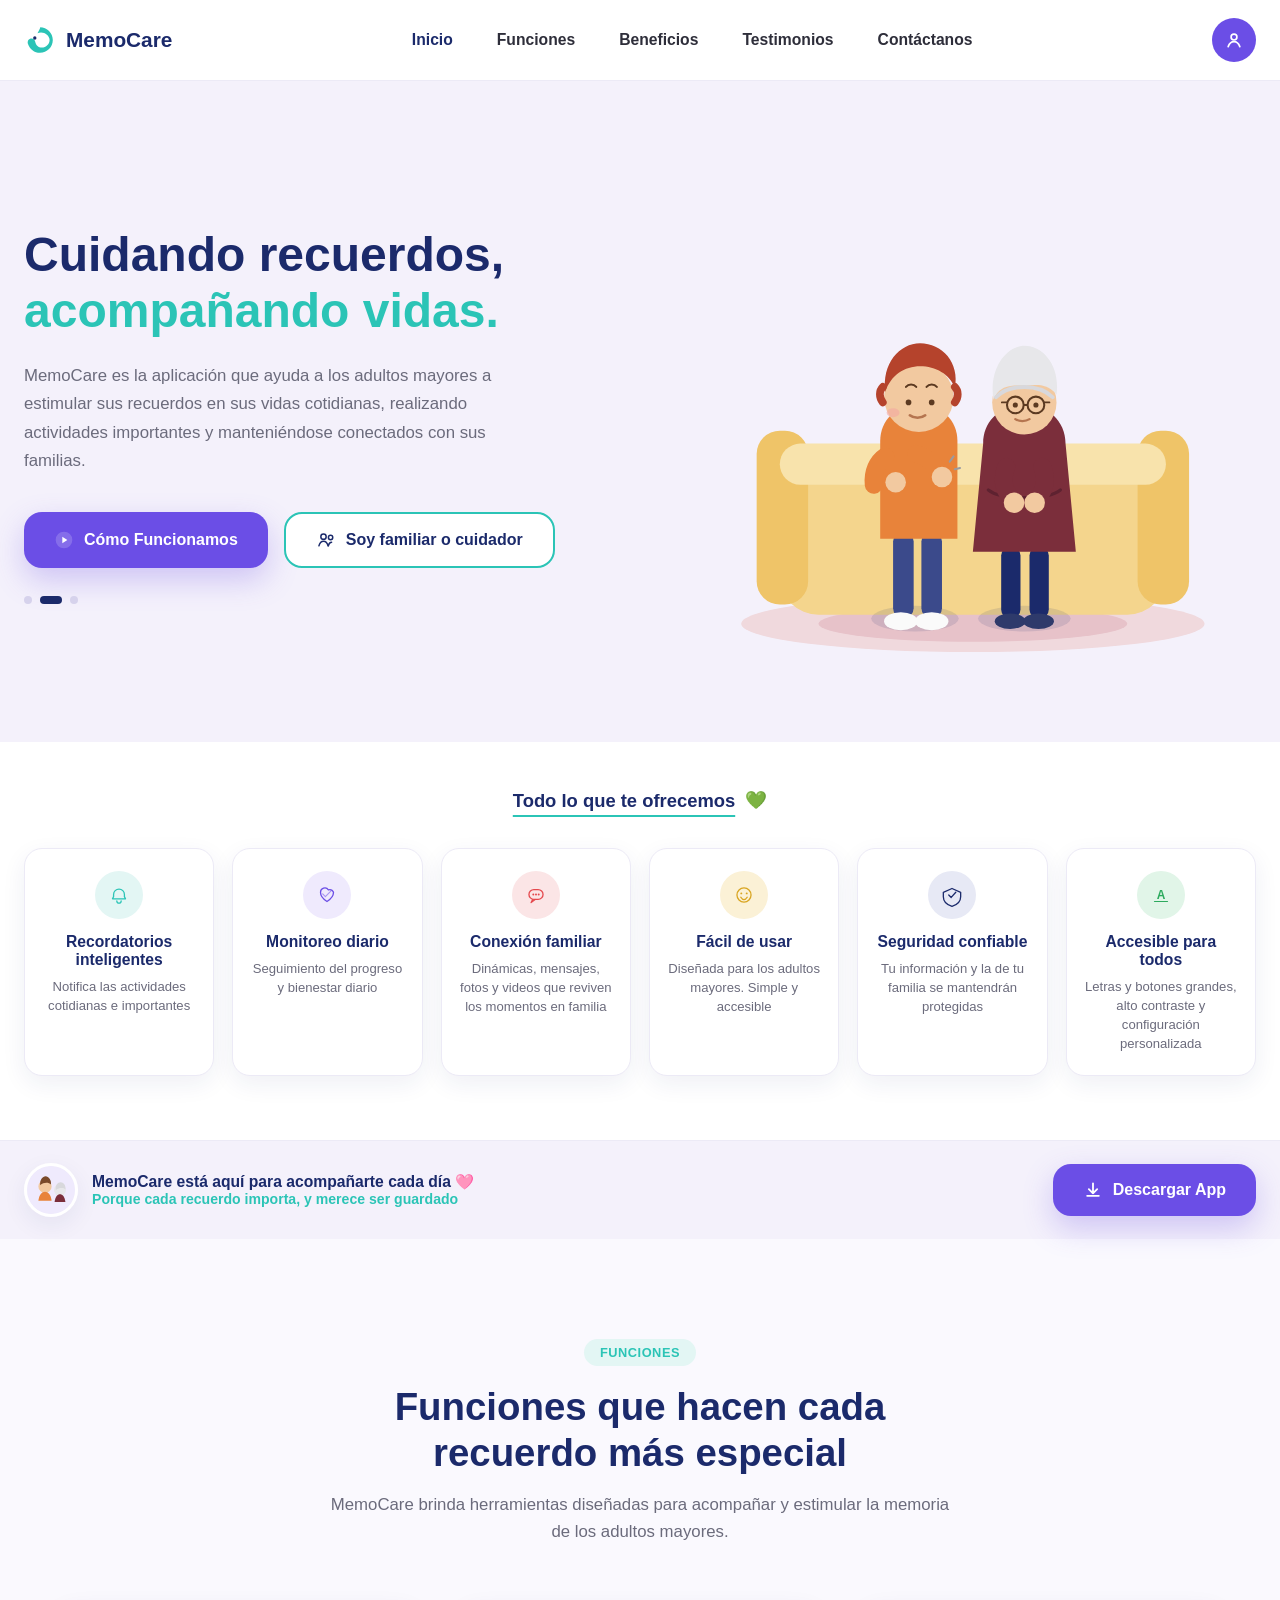
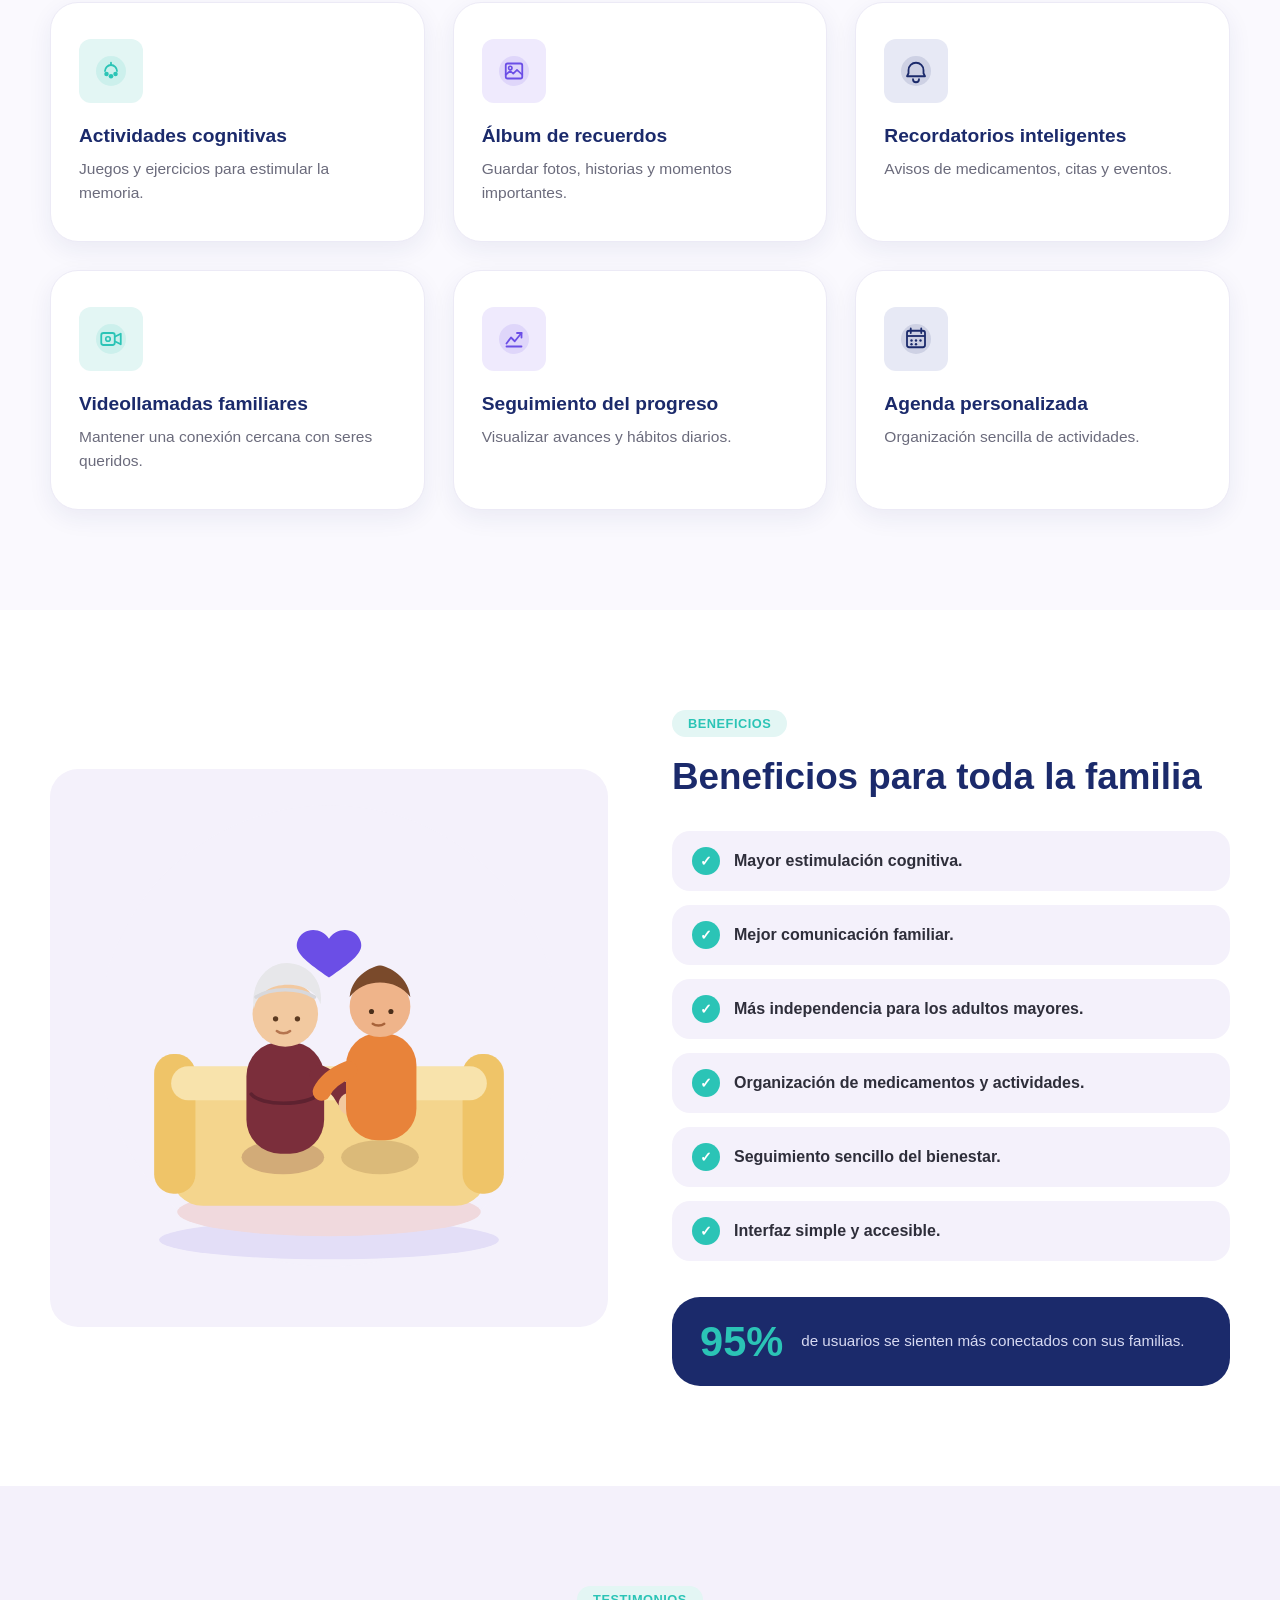
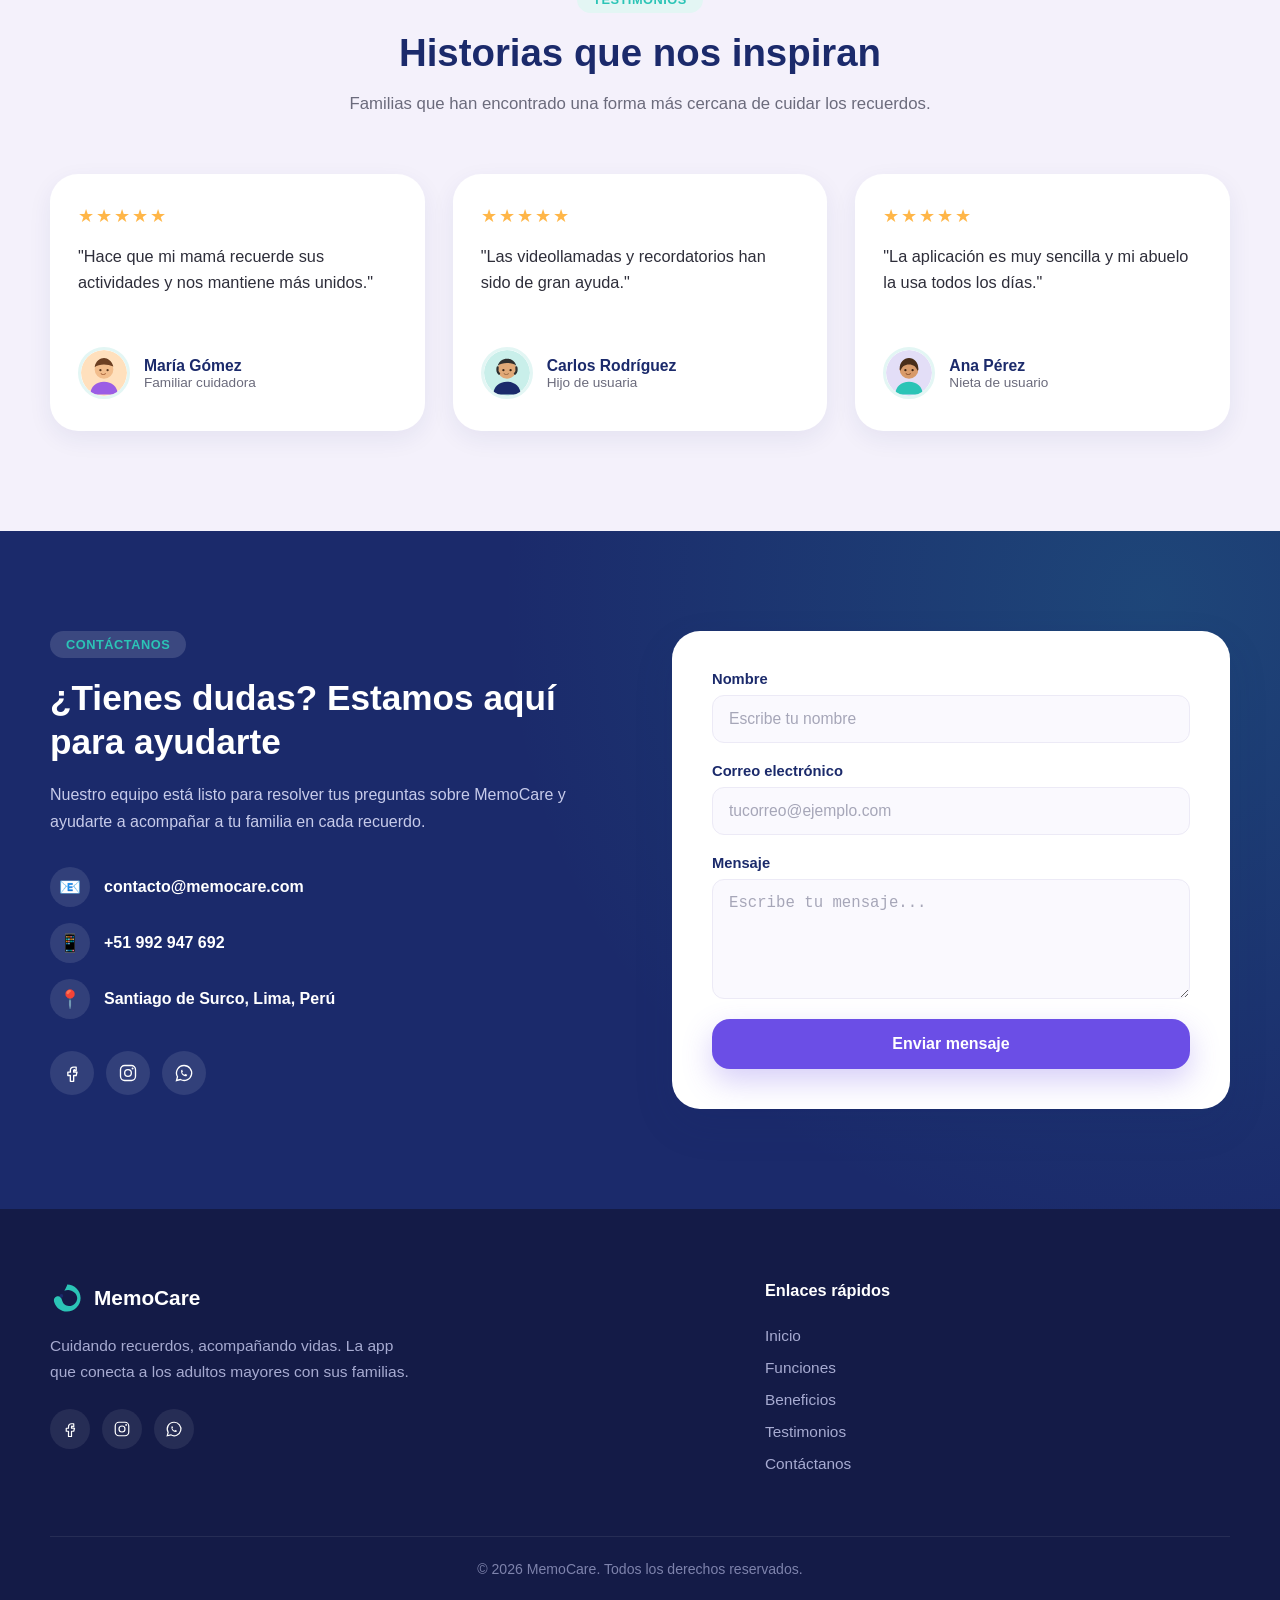
<file: index.html>
<!DOCTYPE html>
<html lang="es">
<head>
<meta charset="UTF-8">
<meta name="viewport" content="width=device-width, initial-scale=1.0">
<title>MemoCare — Cuidando recuerdos, acompañando vidas</title>
<link rel="icon" href="favicon.ico">
<link rel="stylesheet" href="./assets/styles/styles.css">
</head>
<body>

<!-- NAVBAR-->
<header class="navbar">
  <div class="navbar__container">

    <a href="#" class="navbar__marca">
      <svg viewBox="0 0 40 40" aria-hidden="true" class="navbar__logo">
        <path d="M20 4c8.8 0 16 7.2 16 16s-7.2 16-16 16C13 36 7 31.5 5 25c-1.3-4 1-7 4.5-7 2.5 0 4 1.8 4.5 4.2 1 4.5 4 7.3 8.3 7.3 5.3 0 9.7-4.3 9.7-9.5S26.6 10.5 21.3 10.5c-1.6 0-3.1.4-4.4 1.1C18.7 8 21 4 20 4z" fill="var(--color-turquesa)"/>
        <circle cx="13.5" cy="17.5" r="2.1" fill="var(--color-azul-oscuro)"/>
      </svg>
      <span>MemoCare</span>
    </a>

    <nav class="navbar__enlaces" aria-label="Navegación principal">
      <a href="#" class="navbar__enlace navbar__enlace--activo">Inicio</a>
      <a href="#funciones" class="navbar__enlace">Funciones</a>
      <a href="#beneficios" class="navbar__enlace">Beneficios</a>
      <a href="#testimonios" class="navbar__enlace">Testimonios</a>
      <a href="#contacto" class="navbar__enlace">Contáctanos</a>
    </nav>

    <div class="navbar__acciones">
      <button class="navbar__perfil" id="boton-perfil" type="button" aria-haspopup="dialog" aria-controls="modal-auth" aria-label="Iniciar sesión o registrarte">
        <svg viewBox="0 0 24 24" fill="none" aria-hidden="true"><circle cx="12" cy="8.5" r="3.5" stroke="white" stroke-width="2"/><path d="M5 20c1.5-4 4.5-6 7-6s5.5 2 7 6" stroke="white" stroke-width="2" stroke-linecap="round"/></svg>
      </button>
    </div>

    <button class="navbar__hamburguesa" id="boton-menu-movil" aria-label="Abrir menú" aria-expanded="false" aria-controls="menu-movil">
      <span></span><span></span><span></span>
    </button>

  </div>

  <nav class="navbar__enlaces-movil" id="menu-movil" aria-label="Navegación móvil">
    <a href="#" class="navbar__enlace navbar__enlace--activo">Inicio</a>
    <a href="#funciones" class="navbar__enlace">Funciones</a>
    <a href="#beneficios" class="navbar__enlace">Beneficios</a>
    <a href="#testimonios" class="navbar__enlace">Testimonios</a>
    <a href="#contacto" class="navbar__enlace">Contáctanos</a>
  </nav>
</header>


<!--HERO-->
<section class="hero">
  <div class="hero__container">

    <div class="hero__contenido">
      <h1 class="hero__titulo">
        Cuidando recuerdos,<br>
        <span class="hero__titulo-acento">acompañando vidas.</span>
      </h1>

      <p class="hero__texto">
        MemoCare es la aplicación que ayuda a los adultos mayores a estimular sus recuerdos en sus vidas cotidianas, realizando actividades importantes y manteniéndose conectados con sus familias.
      </p>

      <div class="hero__acciones">
        <button class="boton boton--morado">
          <svg viewBox="0 0 24 24" fill="white" aria-hidden="true" class="boton__icono"><circle cx="12" cy="12" r="10" fill="white" opacity="0.18"/><path d="M10 8l6 4-6 4V8z" fill="white"/></svg>
          <a href="#funciones" >Cómo Funcionamos</a>
        </button>
        <button class="boton boton--contorno" id="boton-familiar" type="button" aria-haspopup="dialog" aria-controls="modal-auth">
          <svg viewBox="0 0 24 24" fill="none" aria-hidden="true" class="boton__icono"><circle cx="9" cy="8" r="3.2" stroke="currentColor" stroke-width="1.8"/><path d="M3.5 19c1-3.6 3.3-5.5 5.5-5.5s4.5 1.9 5.5 5.5" stroke="currentColor" stroke-width="1.8" stroke-linecap="round"/><circle cx="17.5" cy="9" r="2.6" stroke="currentColor" stroke-width="1.8"/><path d="M14.8 19c.7-2.7 2.4-4.2 3.9-4.2" stroke="currentColor" stroke-width="1.8" stroke-linecap="round"/></svg>
          Soy familiar o cuidador
        </button>
      </div>

      <div class="hero__indicadores">
        <span class="hero__punto"></span>
        <span class="hero__punto hero__punto--activo"></span>
        <span class="hero__punto"></span>
      </div>
    </div>

    <div class="hero__ilustracion">
      <svg viewBox="0 0 460 420" xmlns="http://www.w3.org/2000/svg" aria-hidden="true" class="hero__svg">
        <ellipse cx="240" cy="372" rx="180" ry="22" fill="#F0D9DD"/>
        <ellipse cx="240" cy="372" rx="120" ry="14" fill="#E7C2C9"/>

        <rect x="90" y="250" width="300" height="115" rx="30" fill="#F4D58D"/>
        <rect x="72" y="222" width="40" height="135" rx="18" fill="#EFC468"/>
        <rect x="368" y="222" width="40" height="135" rx="18" fill="#EFC468"/>
        <rect x="90" y="232" width="300" height="32" rx="16" fill="#F8E3AC"/>

        <g>
          <ellipse cx="195" cy="368" rx="34" ry="10" fill="#1B2A6B" opacity="0.12"/>
          <rect x="178" y="300" width="16" height="68" rx="8" fill="#3B4A8B"/>
          <rect x="200" y="300" width="16" height="68" rx="8" fill="#3B4A8B"/>
          <ellipse cx="184" cy="370" rx="13" ry="7" fill="#FAFAFA"/>
          <ellipse cx="208" cy="370" rx="13" ry="7" fill="#FAFAFA"/>
          <path d="M168 230c0-16 12-28 30-28s30 12 30 28v76h-60v-76z" fill="#E8833A"/>
          <path d="M196 240c8 2 16 8 18 18" stroke="#E8833A" stroke-width="14" stroke-linecap="round"/>
          <circle cx="216" cy="258" r="8" fill="#F2C9A0"/>
          <path d="M172 242c-6 4-10 12-9 22" stroke="#E8833A" stroke-width="14" stroke-linecap="round"/>
          <circle cx="180" cy="262" r="8" fill="#F2C9A0"/>
          <path d="M222 246l3-4M226 252l4-1" stroke="#9A9AA0" stroke-width="1.6" stroke-linecap="round"/>
          <circle cx="198" cy="196" r="27" fill="#F2C9A0"/>
          <path d="M172 192c-3-22 11-38 27-38 17 0 31 15 27 35-4-11-15-17-27-17s-23 7-27 20z" fill="#B5432C"/>
          <path d="M170 200c-3-4-3-9 0-12" stroke="#B5432C" stroke-width="6" stroke-linecap="round" fill="none"/>
          <path d="M226 200c3-4 3-9 0-12" stroke="#B5432C" stroke-width="6" stroke-linecap="round" fill="none"/>
          <circle cx="190" cy="200" r="2.2" fill="#5C3A21"/>
          <circle cx="208" cy="200" r="2.2" fill="#5C3A21"/>
          <path d="M188 188c2-2.5 6-2.5 8 0M204 188c2-2.5 6-2.5 8 0" stroke="#5C3A21" stroke-width="1.6" stroke-linecap="round" fill="none"/>
          <path d="M191 210c3 2.5 9 2.5 12 0" stroke="#B5754F" stroke-width="2" stroke-linecap="round" fill="none"/>
          <ellipse cx="178" cy="208" rx="5" ry="3.5" fill="#F3A8A0" opacity="0.6"/>
        </g>

        <g>
          <ellipse cx="280" cy="368" rx="36" ry="10" fill="#1B2A6B" opacity="0.12"/>
          <rect x="262" y="312" width="15" height="56" rx="7" fill="#1B2A6B"/>
          <rect x="284" y="312" width="15" height="56" rx="7" fill="#1B2A6B"/>
          <ellipse cx="269" cy="370" rx="12" ry="6" fill="#2E3A6B"/>
          <ellipse cx="291" cy="370" rx="12" ry="6" fill="#2E3A6B"/>
          <path d="M248 232c0-18 14-30 32-30s32 12 32 30l8 84h-80l8-84z" fill="#7B2E3B"/>
          <path d="M252 268c10 8 46 8 56 0" stroke="#5E2230" stroke-width="2.5" stroke-linecap="round" fill="none"/>
          <path d="M266 250c-4 10-2 20 6 26" stroke="#7B2E3B" stroke-width="14" stroke-linecap="round"/>
          <path d="M294 250c4 10 2 20-6 26" stroke="#7B2E3B" stroke-width="14" stroke-linecap="round"/>
          <circle cx="272" cy="278" r="8" fill="#F2C9A0"/>
          <circle cx="288" cy="278" r="8" fill="#F2C9A0"/>
          <circle cx="280" cy="200" r="25" fill="#F2C9A0"/>
          <path d="M256 198c-4-24 10-42 24-42 15 0 28 16 25 38-8-10-18-7-24-7-8 0-20-2-25 11z" fill="#E7E7EA"/>
          <path d="M258 196c5-5 13-8 22-8s17 3 22 8" stroke="#D8D8DC" stroke-width="3" stroke-linecap="round" fill="none"/>
          <circle cx="273" cy="202" r="6.5" fill="none" stroke="#5C3A21" stroke-width="1.6"/>
          <circle cx="289" cy="202" r="6.5" fill="none" stroke="#5C3A21" stroke-width="1.6"/>
          <path d="M279.5 202h3" stroke="#5C3A21" stroke-width="1.6"/>
          <path d="M266.5 200h-4M295.5 200h4" stroke="#5C3A21" stroke-width="1.4" stroke-linecap="round"/>
          <circle cx="273" cy="202" r="2" fill="#5C3A21"/>
          <circle cx="289" cy="202" r="2" fill="#5C3A21"/>
          <path d="M273 213c3 2 8 2 11 0" stroke="#B5754F" stroke-width="1.8" stroke-linecap="round" fill="none"/>
        </g>
      </svg>
    </div>

  </div>
</section>

<section class="servicios" id="servicios">
  <div class="servicios__container">

    <div class="servicios__encabezado">
      <h2 class="servicios__titulo">Todo lo que te ofrecemos</h2>
      <span class="servicios__corazon">💚</span>
    </div>

    <div class="servicios__grid">

      <article class="tarjeta-servicio">
        <div class="tarjeta-servicio__icono tarjeta-servicio__icono--turquesa">
          <svg viewBox="0 0 48 48" fill="none" aria-hidden="true">
            <path d="M24 13a10 10 0 0 0-10 10v4l-2 4h24l-2-4v-4a10 10 0 0 0-10-10z" stroke="currentColor" stroke-width="2.4" stroke-linejoin="round"/>
            <path d="M20 35a4 4 0 0 0 8 0" stroke="currentColor" stroke-width="2.4" stroke-linecap="round"/>
          </svg>
        </div>
        <h3 class="tarjeta-servicio__titulo">Recordatorios inteligentes</h3>
        <p class="tarjeta-servicio__texto">Notifica las actividades cotidianas e importantes</p>
      </article>

      <article class="tarjeta-servicio">
        <div class="tarjeta-servicio__icono tarjeta-servicio__icono--morado">
          <svg viewBox="0 0 48 48" fill="none" aria-hidden="true">
            <path d="M24 36s-12-7.5-12-17a8 8 0 0 1 14.6-4.5A8 8 0 0 1 36 19c0 9.5-12 17-12 17z" stroke="currentColor" stroke-width="2.4" stroke-linejoin="round"/>
            <path d="M16 22l5 5 11-11" stroke="currentColor" stroke-width="2" stroke-linecap="round" stroke-linejoin="round" opacity="0.55"/>
          </svg>
        </div>
        <h3 class="tarjeta-servicio__titulo">Monitoreo diario</h3>
        <p class="tarjeta-servicio__texto">Seguimiento del progreso y bienestar diario</p>
      </article>

      <article class="tarjeta-servicio">
        <div class="tarjeta-servicio__icono tarjeta-servicio__icono--rojo">
          <svg viewBox="0 0 48 48" fill="none" aria-hidden="true">
            <rect x="11" y="14" width="26" height="18" rx="9" stroke="currentColor" stroke-width="2.4"/>
            <path d="M18 32l-3 6 8-6" stroke="currentColor" stroke-width="2.4" stroke-linejoin="round"/>
            <circle cx="19" cy="23" r="1.8" fill="currentColor"/>
            <circle cx="24" cy="23" r="1.8" fill="currentColor"/>
            <circle cx="29" cy="23" r="1.8" fill="currentColor"/>
          </svg>
        </div>
        <h3 class="tarjeta-servicio__titulo">Conexión familiar</h3>
        <p class="tarjeta-servicio__texto">Dinámicas, mensajes, fotos y videos que reviven los momentos en familia</p>
      </article>

      <article class="tarjeta-servicio">
        <div class="tarjeta-servicio__icono tarjeta-servicio__icono--amarillo">
          <svg viewBox="0 0 48 48" fill="none" aria-hidden="true">
            <circle cx="24" cy="24" r="13" stroke="currentColor" stroke-width="2.4"/>
            <circle cx="19" cy="21" r="1.8" fill="currentColor"/>
            <circle cx="29" cy="21" r="1.8" fill="currentColor"/>
            <path d="M18 28c2 3 5 4.5 6 4.5s4-1.5 6-4.5" stroke="currentColor" stroke-width="2.2" stroke-linecap="round" fill="none"/>
          </svg>
        </div>
        <h3 class="tarjeta-servicio__titulo">Fácil de usar</h3>
        <p class="tarjeta-servicio__texto">Diseñada para los adultos mayores. Simple y accesible</p>
      </article>

      <article class="tarjeta-servicio">
        <div class="tarjeta-servicio__icono tarjeta-servicio__icono--azul">
          <svg viewBox="0 0 48 48" fill="none" aria-hidden="true">
            <path d="M24 12l16 7v8c0 9-6.6 14.8-16 18-9.4-3.2-16-9-16-18v-8l16-7z" stroke="currentColor" stroke-width="2.4" stroke-linejoin="round"/>
            <path d="M18 24l4.5 4.5L31 19" stroke="currentColor" stroke-width="2.4" stroke-linecap="round" stroke-linejoin="round"/>
          </svg>
        </div>
        <h3 class="tarjeta-servicio__titulo">Seguridad confiable</h3>
        <p class="tarjeta-servicio__texto">Tu información y la de tu familia se mantendrán protegidas</p>
      </article>

      <article class="tarjeta-servicio">
        <div class="tarjeta-servicio__icono tarjeta-servicio__icono--verde">
          <svg viewBox="0 0 48 48" fill="none" aria-hidden="true">
            <text x="24" y="31" font-size="22" font-weight="700" text-anchor="middle" fill="currentColor" font-family="Arial, sans-serif">A</text>
            <path d="M12 36h24" stroke="currentColor" stroke-width="2.2" stroke-linecap="round"/>
          </svg>
        </div>
        <h3 class="tarjeta-servicio__titulo">Accesible para todos</h3>
        <p class="tarjeta-servicio__texto">Letras y botones grandes, alto contraste y configuración personalizada</p>
      </article>

    </div>
  </div>
</section>

<section class="banner-app">
  <div class="banner-app__container">

    <div class="banner-app__mensaje">
      <div class="banner-app__avatar">
        <svg viewBox="0 0 80 80" aria-hidden="true">
          <circle cx="40" cy="40" r="40" fill="var(--color-morado-suave)"/>
          <circle cx="30" cy="34" r="11" fill="#F2C9A0"/>
          <path d="M22 32c-1-9 4-15 9-15s10 6 9 14c-4-4-12-4-18 1z" fill="#7A4A2B"/>
          <path d="M19 58c1-10 6-15 11-15s10 5 11 15" fill="#E8833A"/>
          <circle cx="55" cy="40" r="10" fill="#E7E7EA"/>
          <path d="M48 40c-1-8 3-13 8-13s9 5 8 12c-3-3-10-3-16 1z" fill="#D8D8DC"/>
          <path d="M46 60c1-9 5-13 9-13s8 4 9 13" fill="#7B2E3B"/>
        </svg>
      </div>
      <div class="banner-app__texto">
        <p class="banner-app__titulo">MemoCare está aquí para acompañarte cada día <span class="banner-app__corazon">🩷</span></p>
        <p class="banner-app__subtitulo">Porque cada recuerdo importa, y merece ser guardado</p>
      </div>
    </div>

    <button class="boton boton--morado banner-app__boton">
      <svg viewBox="0 0 24 24" fill="none" aria-hidden="true" class="boton__icono"><path d="M12 4v12m0 0l-5-5m5 5l5-5" stroke="white" stroke-width="2.2" stroke-linecap="round" stroke-linejoin="round"/><path d="M5 19h14" stroke="white" stroke-width="2.2" stroke-linecap="round"/></svg>
      Descargar App
    </button>

  </div>
</section>

<section class="funciones" id="funciones">
  <div class="funciones__container">
    <div class="funciones__encabezado">
      <span class="etiqueta">Funciones</span>
      <h2 class="funciones__titulo">Funciones que hacen cada recuerdo más especial</h2>
      <p class="funciones__subtitulo">MemoCare brinda herramientas diseñadas para acompañar y estimular la memoria de los adultos mayores.</p>
    </div>

    <div class="funciones__grid">

      <article class="tarjeta-funcion">
        <div class="tarjeta-funcion__icono tarjeta-funcion__icono--turquesa">
          <svg viewBox="0 0 48 48" fill="none" xmlns="http://www.w3.org/2000/svg" aria-hidden="true">
            <circle cx="24" cy="24" r="20" fill="currentColor" opacity="0.12"/>
            <path d="M16 24c0-4.4 3.6-8 8-8s8 3.6 8 8" stroke="currentColor" stroke-width="2.4" stroke-linecap="round"/>
            <circle cx="18" cy="28" r="3" fill="currentColor"/>
            <circle cx="24" cy="31" r="3" fill="currentColor"/>
            <circle cx="30" cy="28" r="3" fill="currentColor"/>
            <path d="M24 16v-3" stroke="currentColor" stroke-width="2.4" stroke-linecap="round"/>
          </svg>
        </div>
        <h3 class="tarjeta-funcion__titulo">Actividades cognitivas</h3>
        <p class="tarjeta-funcion__texto">Juegos y ejercicios para estimular la memoria.</p>
      </article>

      <article class="tarjeta-funcion">
        <div class="tarjeta-funcion__icono tarjeta-funcion__icono--morado">
          <svg viewBox="0 0 48 48" fill="none" xmlns="http://www.w3.org/2000/svg" aria-hidden="true">
            <circle cx="24" cy="24" r="20" fill="currentColor" opacity="0.12"/>
            <rect x="13" y="14" width="22" height="20" rx="2.5" stroke="currentColor" stroke-width="2.4"/>
            <circle cx="19" cy="20" r="2.3" stroke="currentColor" stroke-width="2.2"/>
            <path d="M13 29l6-5 4 3.5 5-5 7 6.5" stroke="currentColor" stroke-width="2.2" stroke-linejoin="round" stroke-linecap="round"/>
          </svg>
        </div>
        <h3 class="tarjeta-funcion__titulo">Álbum de recuerdos</h3>
        <p class="tarjeta-funcion__texto">Guardar fotos, historias y momentos importantes.</p>
      </article>

      <article class="tarjeta-funcion">
        <div class="tarjeta-funcion__icono tarjeta-funcion__icono--azul">
          <svg viewBox="0 0 48 48" fill="none" xmlns="http://www.w3.org/2000/svg" aria-hidden="true">
            <circle cx="24" cy="24" r="20" fill="currentColor" opacity="0.12"/>
            <path d="M24 13a10 10 0 0 0-10 10v4l-2 4h24l-2-4v-4a10 10 0 0 0-10-10z" stroke="currentColor" stroke-width="2.4" stroke-linejoin="round"/>
            <path d="M20 35a4 4 0 0 0 8 0" stroke="currentColor" stroke-width="2.4" stroke-linecap="round"/>
          </svg>
        </div>
        <h3 class="tarjeta-funcion__titulo">Recordatorios inteligentes</h3>
        <p class="tarjeta-funcion__texto">Avisos de medicamentos, citas y eventos.</p>
      </article>

      <article class="tarjeta-funcion">
        <div class="tarjeta-funcion__icono tarjeta-funcion__icono--turquesa">
          <svg viewBox="0 0 48 48" fill="none" xmlns="http://www.w3.org/2000/svg" aria-hidden="true">
            <circle cx="24" cy="24" r="20" fill="currentColor" opacity="0.12"/>
            <rect x="11" y="16" width="18" height="16" rx="3" stroke="currentColor" stroke-width="2.4"/>
            <path d="M29 21l8-4v14l-8-4" stroke="currentColor" stroke-width="2.4" stroke-linejoin="round"/>
            <circle cx="20" cy="24" r="3" stroke="currentColor" stroke-width="2.2"/>
          </svg>
        </div>
        <h3 class="tarjeta-funcion__titulo">Videollamadas familiares</h3>
        <p class="tarjeta-funcion__texto">Mantener una conexión cercana con seres queridos.</p>
      </article>

      <article class="tarjeta-funcion">
        <div class="tarjeta-funcion__icono tarjeta-funcion__icono--morado">
          <svg viewBox="0 0 48 48" fill="none" xmlns="http://www.w3.org/2000/svg" aria-hidden="true">
            <circle cx="24" cy="24" r="20" fill="currentColor" opacity="0.12"/>
            <path d="M14 30l6-8 5 5 9-11" stroke="currentColor" stroke-width="2.4" stroke-linecap="round" stroke-linejoin="round"/>
            <path d="M28 16h6v6" stroke="currentColor" stroke-width="2.4" stroke-linecap="round" stroke-linejoin="round"/>
            <path d="M14 34h20" stroke="currentColor" stroke-width="2.4" stroke-linecap="round"/>
          </svg>
        </div>
        <h3 class="tarjeta-funcion__titulo">Seguimiento del progreso</h3>
        <p class="tarjeta-funcion__texto">Visualizar avances y hábitos diarios.</p>
      </article>

      <article class="tarjeta-funcion">
        <div class="tarjeta-funcion__icono tarjeta-funcion__icono--azul">
          <svg viewBox="0 0 48 48" fill="none" xmlns="http://www.w3.org/2000/svg" aria-hidden="true">
            <circle cx="24" cy="24" r="20" fill="currentColor" opacity="0.12"/>
            <rect x="12" y="13" width="24" height="22" rx="3" stroke="currentColor" stroke-width="2.4"/>
            <path d="M12 20h24" stroke="currentColor" stroke-width="2.4"/>
            <path d="M17 10v6M31 10v6" stroke="currentColor" stroke-width="2.4" stroke-linecap="round"/>
            <circle cx="18" cy="26" r="1.6" fill="currentColor"/>
            <circle cx="24" cy="26" r="1.6" fill="currentColor"/>
            <circle cx="30" cy="26" r="1.6" fill="currentColor"/>
            <circle cx="18" cy="31" r="1.6" fill="currentColor"/>
            <circle cx="24" cy="31" r="1.6" fill="currentColor"/>
          </svg>
        </div>
        <h3 class="tarjeta-funcion__titulo">Agenda personalizada</h3>
        <p class="tarjeta-funcion__texto">Organización sencilla de actividades.</p>
      </article>

    </div>
  </div>
</section>


<section class="beneficios" id="beneficios">
  <div class="beneficios__container">

    <div class="beneficios__ilustracion">
      <svg viewBox="0 0 420 420" xmlns="http://www.w3.org/2000/svg" aria-hidden="true" class="beneficios__svg">
        <circle cx="210" cy="200" r="190" fill="var(--color-fondo-suave)"/>
        <ellipse cx="210" cy="368" rx="140" ry="16" fill="#E3DEF7"/>

    
        <ellipse cx="210" cy="345" rx="125" ry="20" fill="#F0D9DD"/>

    
        <rect x="80" y="240" width="260" height="100" rx="26" fill="#F4D58D"/>
        <rect x="66" y="215" width="34" height="115" rx="16" fill="#EFC468"/>
        <rect x="320" y="215" width="34" height="115" rx="16" fill="#EFC468"/>
        <rect x="80" y="225" width="260" height="28" rx="14" fill="#F8E3AC"/>

       
        <g>
          <ellipse cx="172" cy="300" rx="34" ry="14" fill="#6B2E3A" opacity="0.25"/>
          <rect x="148" y="225" width="20" height="56" rx="10" fill="#F2C9A0"/>
          <rect x="184" y="225" width="20" height="56" rx="10" fill="#F2C9A0"/>
          <rect x="142" y="205" width="64" height="92" rx="28" fill="#7B2E3B"/>
          <path d="M146 248c8 10 44 10 56 0" stroke="#5E2230" stroke-width="3" stroke-linecap="round" fill="none"/>
          <circle cx="174" cy="182" r="27" fill="#F2C9A0"/>
          <path d="M148 178c-3-22 11-38 27-38 17 0 31 14 28 34-3-10-14-16-27-16-14 0-25 7-28 20z" fill="#E7E7EA"/>
          <path d="M150 168c6-4 14-6 24-6s18 2 24 6" stroke="#D8D8DC" stroke-width="3" stroke-linecap="round" fill="none"/>
          <circle cx="166" cy="186" r="2.2" fill="#5C3A21"/>
          <circle cx="184" cy="186" r="2.2" fill="#5C3A21"/>
          <path d="M167 196c3 2.5 8 2.5 11 0" stroke="#B5754F" stroke-width="2" stroke-linecap="round" fill="none"/>
          
          <path d="M202 232c10 4 18 12 22 20" stroke="#7B2E3B" stroke-width="16" stroke-linecap="round"/>
          <circle cx="227" cy="256" r="9" fill="#F2C9A0"/>
        </g>

    
        <g>
          <ellipse cx="252" cy="300" rx="32" ry="14" fill="#7A4A2B" opacity="0.2"/>
          <rect x="232" y="222" width="18" height="54" rx="9" fill="#EFB48A"/>
          <rect x="262" y="222" width="18" height="54" rx="9" fill="#EFB48A"/>
          <rect x="224" y="198" width="58" height="88" rx="26" fill="#E8833A"/>
          <circle cx="252" cy="176" r="25" fill="#EFB48A"/>
          <path d="M227 168c2-20 22-26 25-26s23 6 25 26c-6-8-15-12-25-12s-19 4-25 12z" fill="#7A4A2B"/>
          <circle cx="245" cy="180" r="2.1" fill="#4A2E1A"/>
          <circle cx="261" cy="180" r="2.1" fill="#4A2E1A"/>
          <path d="M246 190c2.5 2 7 2 9.5 0" stroke="#A8633A" stroke-width="2" stroke-linecap="round" fill="none"/>
        
          <path d="M226 228c-10 4-18 10-22 18" stroke="#E8833A" stroke-width="15" stroke-linecap="round"/>
        </g>

   
        <path d="M210 120c-6-10-22-10-26 2-3 9 6 16 26 30 20-14 29-21 26-30-4-12-20-12-26-2z" fill="var(--color-morado)"/>
      </svg>
    </div>

    <div class="beneficios__contenido">
      <span class="etiqueta">Beneficios</span>
      <h2 class="beneficios__titulo">Beneficios para toda la familia</h2>

      <ul class="beneficios__lista">
        <li class="beneficio-item">
          <span class="beneficio-item__check">✓</span>
          <span class="beneficio-item__texto">Mayor estimulación cognitiva.</span>
        </li>
        <li class="beneficio-item">
          <span class="beneficio-item__check">✓</span>
          <span class="beneficio-item__texto">Mejor comunicación familiar.</span>
        </li>
        <li class="beneficio-item">
          <span class="beneficio-item__check">✓</span>
          <span class="beneficio-item__texto">Más independencia para los adultos mayores.</span>
        </li>
        <li class="beneficio-item">
          <span class="beneficio-item__check">✓</span>
          <span class="beneficio-item__texto">Organización de medicamentos y actividades.</span>
        </li>
        <li class="beneficio-item">
          <span class="beneficio-item__check">✓</span>
          <span class="beneficio-item__texto">Seguimiento sencillo del bienestar.</span>
        </li>
        <li class="beneficio-item">
          <span class="beneficio-item__check">✓</span>
          <span class="beneficio-item__texto">Interfaz simple y accesible.</span>
        </li>
      </ul>

      <div class="beneficios__estadistica">
        <span class="beneficios__estadistica-numero">95%</span>
        <span class="beneficios__estadistica-texto">de usuarios se sienten más conectados con sus familias.</span>
      </div>
    </div>

  </div>
</section>


<section class="testimonios" id="testimonios">
  <div class="testimonios__container">
    <div class="testimonios__encabezado">
      <span class="etiqueta">Testimonios</span>
      <h2 class="testimonios__titulo">Historias que nos inspiran</h2>
      <p class="testimonios__subtitulo">Familias que han encontrado una forma más cercana de cuidar los recuerdos.</p>
    </div>

    <div class="testimonios__grid">

      <article class="tarjeta-testimonio">
        <div class="tarjeta-testimonio__estrellas" aria-label="Calificación 5 de 5 estrellas">★★★★★</div>
        <p class="tarjeta-testimonio__comentario">"Hace que mi mamá recuerde sus actividades y nos mantiene más unidos."</p>
        <div class="tarjeta-testimonio__autor">
          <div class="tarjeta-testimonio__avatar tarjeta-testimonio__avatar--1">
            <svg viewBox="0 0 64 64" aria-hidden="true">
              <circle cx="32" cy="32" r="32" fill="#FFE0BD"/>
              <path d="M32 44c11 0 19 7 19 18H13c0-11 8-18 19-18z" fill="#9B5DE5"/>
              <circle cx="32" cy="27" r="13" fill="#F2BD8C"/>
              <path d="M19 24c1-9 8-13 13-13s11 4 13 12c-4-2-9-3-13-3-5 0-10 1-13 4z" fill="#6B3F22"/>
              <circle cx="27" cy="28" r="1.6" fill="#5C3A21"/>
              <circle cx="37" cy="28" r="1.6" fill="#5C3A21"/>
              <path d="M28 33c1.5 1.5 4.5 1.5 6 0" stroke="#A8633A" stroke-width="1.4" stroke-linecap="round" fill="none"/>
            </svg>
          </div>
          <div>
            <p class="tarjeta-testimonio__nombre">María Gómez</p>
            <p class="tarjeta-testimonio__rol">Familiar cuidadora</p>
          </div>
        </div>
      </article>

      <article class="tarjeta-testimonio">
        <div class="tarjeta-testimonio__estrellas" aria-label="Calificación 5 de 5 estrellas">★★★★★</div>
        <p class="tarjeta-testimonio__comentario">"Las videollamadas y recordatorios han sido de gran ayuda."</p>
        <div class="tarjeta-testimonio__autor">
          <div class="tarjeta-testimonio__avatar tarjeta-testimonio__avatar--2">
            <svg viewBox="0 0 64 64" aria-hidden="true">
              <circle cx="32" cy="32" r="32" fill="#C9EFEA"/>
              <path d="M32 44c11 0 19 7 19 18H13c0-11 8-18 19-18z" fill="#1B2A6B"/>
              <circle cx="32" cy="27" r="13" fill="#E0A877"/>
              <path d="M19 22c2-7 7-10 13-10s11 3 13 10c-3-3-8-4-13-4s-10 1-13 4z" fill="#2E2E2E"/>
              <path d="M19 24c-1 4 0 7 2 9" stroke="#2E2E2E" stroke-width="3" stroke-linecap="round" fill="none"/>
              <path d="M45 24c1 4 0 7-2 9" stroke="#2E2E2E" stroke-width="3" stroke-linecap="round" fill="none"/>
              <circle cx="27" cy="28" r="1.6" fill="#3A2415"/>
              <circle cx="37" cy="28" r="1.6" fill="#3A2415"/>
              <path d="M28 33c1.5 1.5 4.5 1.5 6 0" stroke="#9C6B45" stroke-width="1.4" stroke-linecap="round" fill="none"/>
            </svg>
          </div>
          <div>
            <p class="tarjeta-testimonio__nombre">Carlos Rodríguez</p>
            <p class="tarjeta-testimonio__rol">Hijo de usuaria</p>
          </div>
        </div>
      </article>

      <article class="tarjeta-testimonio">
        <div class="tarjeta-testimonio__estrellas" aria-label="Calificación 5 de 5 estrellas">★★★★★</div>
        <p class="tarjeta-testimonio__comentario">"La aplicación es muy sencilla y mi abuelo la usa todos los días."</p>
        <div class="tarjeta-testimonio__autor">
          <div class="tarjeta-testimonio__avatar tarjeta-testimonio__avatar--3">
            <svg viewBox="0 0 64 64" aria-hidden="true">
              <circle cx="32" cy="32" r="32" fill="#E3DEF7"/>
              <path d="M32 44c11 0 19 7 19 18H13c0-11 8-18 19-18z" fill="#2BC4B6"/>
              <circle cx="32" cy="27" r="13" fill="#D89A6A"/>
              <path d="M19 26c0-9 6-15 13-15s13 6 13 15c0 2-1 3-1 3-2-6-6-9-12-9s-10 3-12 9c0 0-1-1-1-3z" fill="#4A2E1A"/>
              <circle cx="27" cy="28" r="1.6" fill="#3A2110"/>
              <circle cx="37" cy="28" r="1.6" fill="#3A2110"/>
              <path d="M28 33c1.5 1.5 4.5 1.5 6 0" stroke="#8A4F2C" stroke-width="1.4" stroke-linecap="round" fill="none"/>
            </svg>
          </div>
          <div>
            <p class="tarjeta-testimonio__nombre">Ana Pérez</p>
            <p class="tarjeta-testimonio__rol">Nieta de usuario</p>
          </div>
        </div>
      </article>

    </div>
  </div>
</section>


<section class="contacto" id="contacto">
  <div class="contacto__container">

    <div class="contacto__info">
      <span class="etiqueta etiqueta--clara">Contáctanos</span>
      <h2 class="contacto__titulo">¿Tienes dudas? Estamos aquí para ayudarte</h2>
      <p class="contacto__texto">Nuestro equipo está listo para resolver tus preguntas sobre MemoCare y ayudarte a acompañar a tu familia en cada recuerdo.</p>

      <ul class="contacto__datos">
        <li class="contacto__dato">
          <span class="contacto__dato-icono">📧</span>
          <span>contacto@memocare.com</span>
        </li>
        <li class="contacto__dato">
          <span class="contacto__dato-icono">📱</span>
          <span>+51 992 947 692</span>
        </li>
        <li class="contacto__dato">
          <span class="contacto__dato-icono">📍</span>
          <span>Santiago de Surco, Lima, Perú</span>
        </li>
      </ul>

      <div class="contacto__redes">
        <a href="#" class="contacto__red" aria-label="Facebook">
          <svg viewBox="0 0 24 24" fill="none" aria-hidden="true"><path d="M14 9h3V5h-3c-2.2 0-4 1.8-4 4v2H7v4h3v7h4v-7h3l1-4h-4V9c0-.6.4-1 1-1z" stroke="currentColor" stroke-width="1.6" stroke-linejoin="round"/></svg>
        </a>
        <a href="#" class="contacto__red" aria-label="Instagram">
          <svg viewBox="0 0 24 24" fill="none" aria-hidden="true"><rect x="3" y="3" width="18" height="18" rx="5" stroke="currentColor" stroke-width="1.6"/><circle cx="12" cy="12" r="4" stroke="currentColor" stroke-width="1.6"/><circle cx="17.5" cy="6.5" r="1.2" fill="currentColor"/></svg>
        </a>
        <a href="#" class="contacto__red" aria-label="WhatsApp">
          <svg viewBox="0 0 24 24" fill="none" aria-hidden="true"><path d="M12 3a9 9 0 0 0-7.8 13.5L3 21l4.7-1.2A9 9 0 1 0 12 3z" stroke="currentColor" stroke-width="1.6"/><path d="M8.5 9.5c0 4 2.5 6.5 6.5 6.5l1-1.8-2.5-1-1 1c-1.3-.6-2.2-1.5-2.8-2.8l1-1-1-2.5-1.2 1z" fill="currentColor"/></svg>
        </a>
      </div>
    </div>

    <form class="contacto__formulario" id="formulario-contacto" novalidate>
      <div class="campo">
        <label for="nombre">Nombre</label>
        <input type="text" id="nombre" name="nombre" placeholder="Escribe tu nombre" required>
        <span class="campo__mensaje-error" data-error-para="nombre">Por favor escribe tu nombre.</span>
      </div>
      <div class="campo">
        <label for="correo">Correo electrónico</label>
        <input type="email" id="correo" name="correo" placeholder="tucorreo@ejemplo.com" required>
        <span class="campo__mensaje-error" data-error-para="correo">Ingresa un correo electrónico válido.</span>
      </div>
      <div class="campo">
        <label for="mensaje">Mensaje</label>
        <textarea id="mensaje" name="mensaje" rows="5" placeholder="Escribe tu mensaje..." required></textarea>
        <span class="campo__mensaje-error" data-error-para="mensaje">Por favor escribe tu mensaje.</span>
      </div>
      <button type="submit" class="boton boton--morado boton--ancho">Enviar mensaje</button>
      <p class="contacto__formulario-feedback" id="formulario-feedback" role="status">¡Mensaje enviado! Te responderemos pronto.</p>
    </form>

  </div>
</section>


<footer class="pie">
  <div class="pie__container">

    <div class="pie__marca">
      <div class="pie__logo">
        <svg viewBox="0 0 40 40" aria-hidden="true">
          <path d="M20 4c8.8 0 16 7.2 16 16s-7.2 16-16 16C13 36 7 31.5 5 25c-1.3-4 1-7 4.5-7 2.5 0 4 1.8 4.5 4.2 1 4.5 4 7.3 8.3 7.3 5.3 0 9.7-4.3 9.7-9.5S26.6 10.5 21.3 10.5c-1.6 0-3.1.4-4.4 1.1C18.7 8 21 4 20 4z" fill="var(--color-turquesa)"/>
          <circle cx="13.5" cy="17.5" r="2.1" fill="var(--color-azul-oscuro)"/>
        </svg>
        <span>MemoCare</span>
      </div>
      <p class="pie__descripcion">Cuidando recuerdos, acompañando vidas. La app que conecta a los adultos mayores con sus familias.</p>
      <div class="pie__redes">
        <a href="#" aria-label="Facebook">
          <svg viewBox="0 0 24 24" fill="none" aria-hidden="true"><path d="M14 9h3V5h-3c-2.2 0-4 1.8-4 4v2H7v4h3v7h4v-7h3l1-4h-4V9c0-.6.4-1 1-1z" stroke="currentColor" stroke-width="1.6" stroke-linejoin="round"/></svg>
        </a>
        <a href="#" aria-label="Instagram">
          <svg viewBox="0 0 24 24" fill="none" aria-hidden="true"><rect x="3" y="3" width="18" height="18" rx="5" stroke="currentColor" stroke-width="1.6"/><circle cx="12" cy="12" r="4" stroke="currentColor" stroke-width="1.6"/><circle cx="17.5" cy="6.5" r="1.2" fill="currentColor"/></svg>
        </a>
        <a href="#" aria-label="WhatsApp">
          <svg viewBox="0 0 24 24" fill="none" aria-hidden="true"><path d="M12 3a9 9 0 0 0-7.8 13.5L3 21l4.7-1.2A9 9 0 1 0 12 3z" stroke="currentColor" stroke-width="1.6"/><path d="M8.5 9.5c0 4 2.5 6.5 6.5 6.5l1-1.8-2.5-1-1 1c-1.3-.6-2.2-1.5-2.8-2.8l1-1-1-2.5-1.2 1z" fill="currentColor"/></svg>
        </a>
      </div>
    </div>

    <nav class="pie__enlaces" aria-label="Enlaces rápidos">
      <h3>Enlaces rápidos</h3>
      <a href="#">Inicio</a>
      <a href="#funciones">Funciones</a>
      <a href="#beneficios">Beneficios</a>
      <a href="#testimonios">Testimonios</a>
      <a href="#contacto">Contáctanos</a>
    </nav>

  </div>

  <div class="pie__copyright">
    <p>© 2026 MemoCare. Todos los derechos reservados.</p>
  </div>
</footer>

<!--MODAL DE AUTENTICACIÓN-->
<div class="modal-auth" id="modal-auth" aria-hidden="true">
  <div class="modal-auth__overlay" data-cerrar-modal></div>

  <div class="modal-auth__caja" role="dialog" aria-modal="true" aria-labelledby="modal-auth-titulo">
    <button class="modal-auth__cerrar" type="button" aria-label="Cerrar" data-cerrar-modal>✕</button>

    <div class="modal-auth__pestañas" role="tablist">
      <button class="modal-auth__pestaña modal-auth__pestaña--activa" type="button" role="tab" aria-selected="true" data-pestaña="login">Iniciar sesión</button>
      <button class="modal-auth__pestaña" type="button" role="tab" aria-selected="false" data-pestaña="registro">Registrarme</button>
    </div>

    <!-- FORMULARIO: INICIAR SESIÓN -->
    <form class="modal-auth__formulario" id="formulario-login" data-formulario="login" novalidate>
      <h2 class="modal-auth__titulo" id="modal-auth-titulo">Bienvenido de nuevo</h2>

      <div class="campo">
        <label for="login-correo">Correo electrónico</label>
        <input type="email" id="login-correo" name="correo" placeholder="tucorreo@ejemplo.com" required>
        <span class="campo__mensaje-error" data-error-para="login-correo">Ingresa un correo electrónico válido.</span>
      </div>

      <div class="campo">
        <label for="login-clave">Contraseña</label>
        <input type="password" id="login-clave" name="clave" placeholder="Escribe tu contraseña" minlength="6" required>
        <span class="campo__mensaje-error" data-error-para="login-clave">La contraseña debe tener al menos 6 caracteres.</span>
      </div>

      <div class="campo">
        <span class="campo__etiqueta-grupo">Ingresar como</span>
        <div class="campo__opciones-rol">
          <label class="campo__rol">
            <input type="radio" id="login-rol-adulto" name="rol" value="adulto-mayor" required>
            Adulto mayor
          </label>
          <label class="campo__rol">
            <input type="radio" id="login-rol-cuidador" name="rol" value="cuidador" required>
            Familiar / Cuidador
          </label>
        </div>
        <span class="campo__mensaje-error" data-error-para="login-rol">Selecciona un rol para continuar.</span>
      </div>

      <button type="submit" class="boton boton--morado boton--ancho">Iniciar sesión</button>
      <p class="modal-auth__feedback" data-feedback-para="login" role="status">¡Sesión iniciada correctamente!</p>
    </form>

    <!-- FORMULARIO: REGISTRARME -->
    <form class="modal-auth__formulario" id="formulario-registro" data-formulario="registro" novalidate hidden>
      <h2 class="modal-auth__titulo">Crea tu cuenta</h2>

      <div class="campo">
        <label for="registro-nombre">Nombre completo</label>
        <input type="text" id="registro-nombre" name="nombre" placeholder="Escribe tu nombre" minlength="3" required>
        <span class="campo__mensaje-error" data-error-para="registro-nombre">Escribe tu nombre completo (mínimo 3 caracteres).</span>
      </div>

      <div class="campo">
        <label for="registro-correo">Correo electrónico</label>
        <input type="email" id="registro-correo" name="correo" placeholder="tucorreo@ejemplo.com" required>
        <span class="campo__mensaje-error" data-error-para="registro-correo">Ingresa un correo electrónico válido.</span>
      </div>

      <div class="campo">
        <label for="registro-clave">Contraseña</label>
        <input type="password" id="registro-clave" name="clave" placeholder="Crea una contraseña" minlength="6" required>
        <span class="campo__mensaje-error" data-error-para="registro-clave">La contraseña debe tener al menos 6 caracteres.</span>
      </div>

      <div class="campo">
        <label for="registro-confirmar">Confirmar contraseña</label>
        <input type="password" id="registro-confirmar" name="confirmar" placeholder="Repite tu contraseña" required>
        <span class="campo__mensaje-error" data-error-para="registro-confirmar">Las contraseñas no coinciden.</span>
      </div>

      <div class="campo campo--casilla">
        <label class="campo__casilla" for="registro-terminos">
          <input type="checkbox" id="registro-terminos" name="terminos" required>
          Acepto los términos y condiciones
        </label>
        <span class="campo__mensaje-error" data-error-para="registro-terminos">Debes aceptar los términos y condiciones.</span>
      </div>

      <button type="submit" class="boton boton--morado boton--ancho">Registrarme</button>
      <p class="modal-auth__feedback" data-feedback-para="registro" role="status">¡Cuenta creada correctamente!</p>
    </form>

  </div>
</div>

<script src="./assets/scripts/main.js"></script>
</body>
</html>
</file>
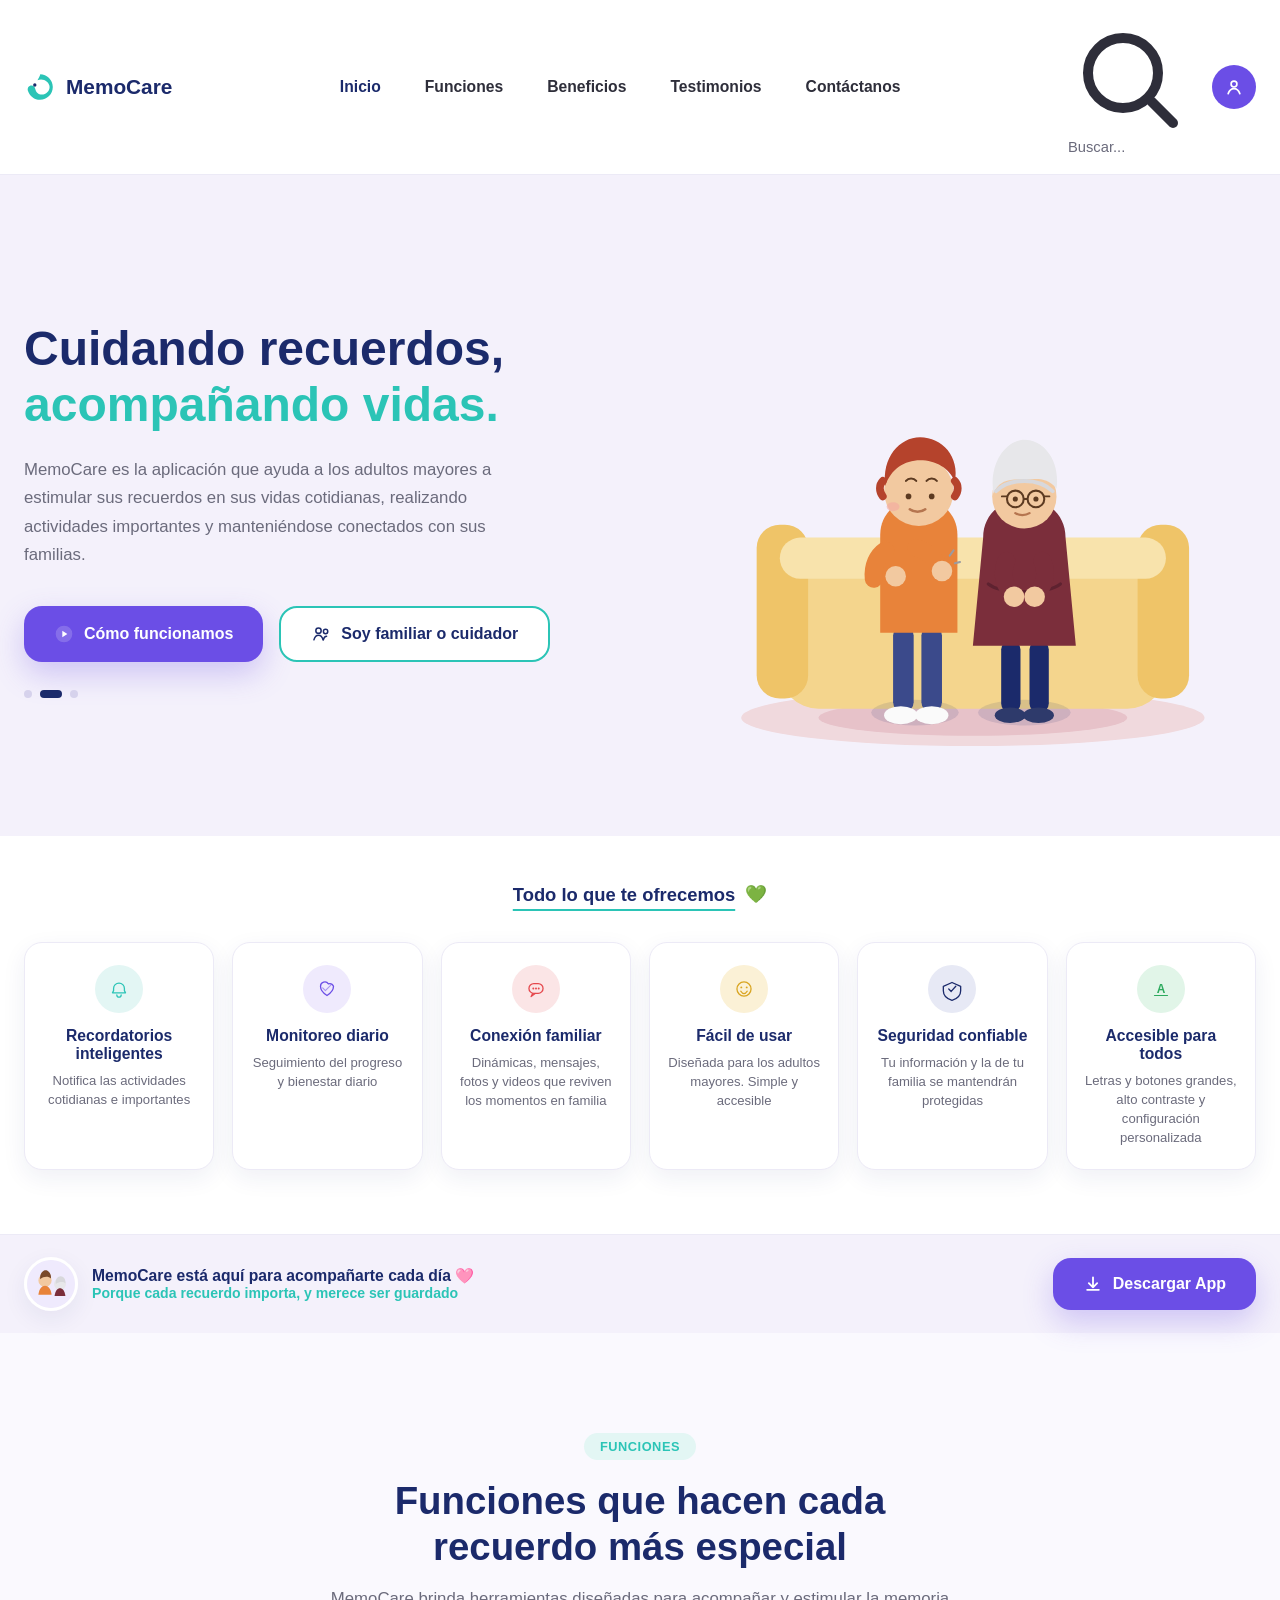
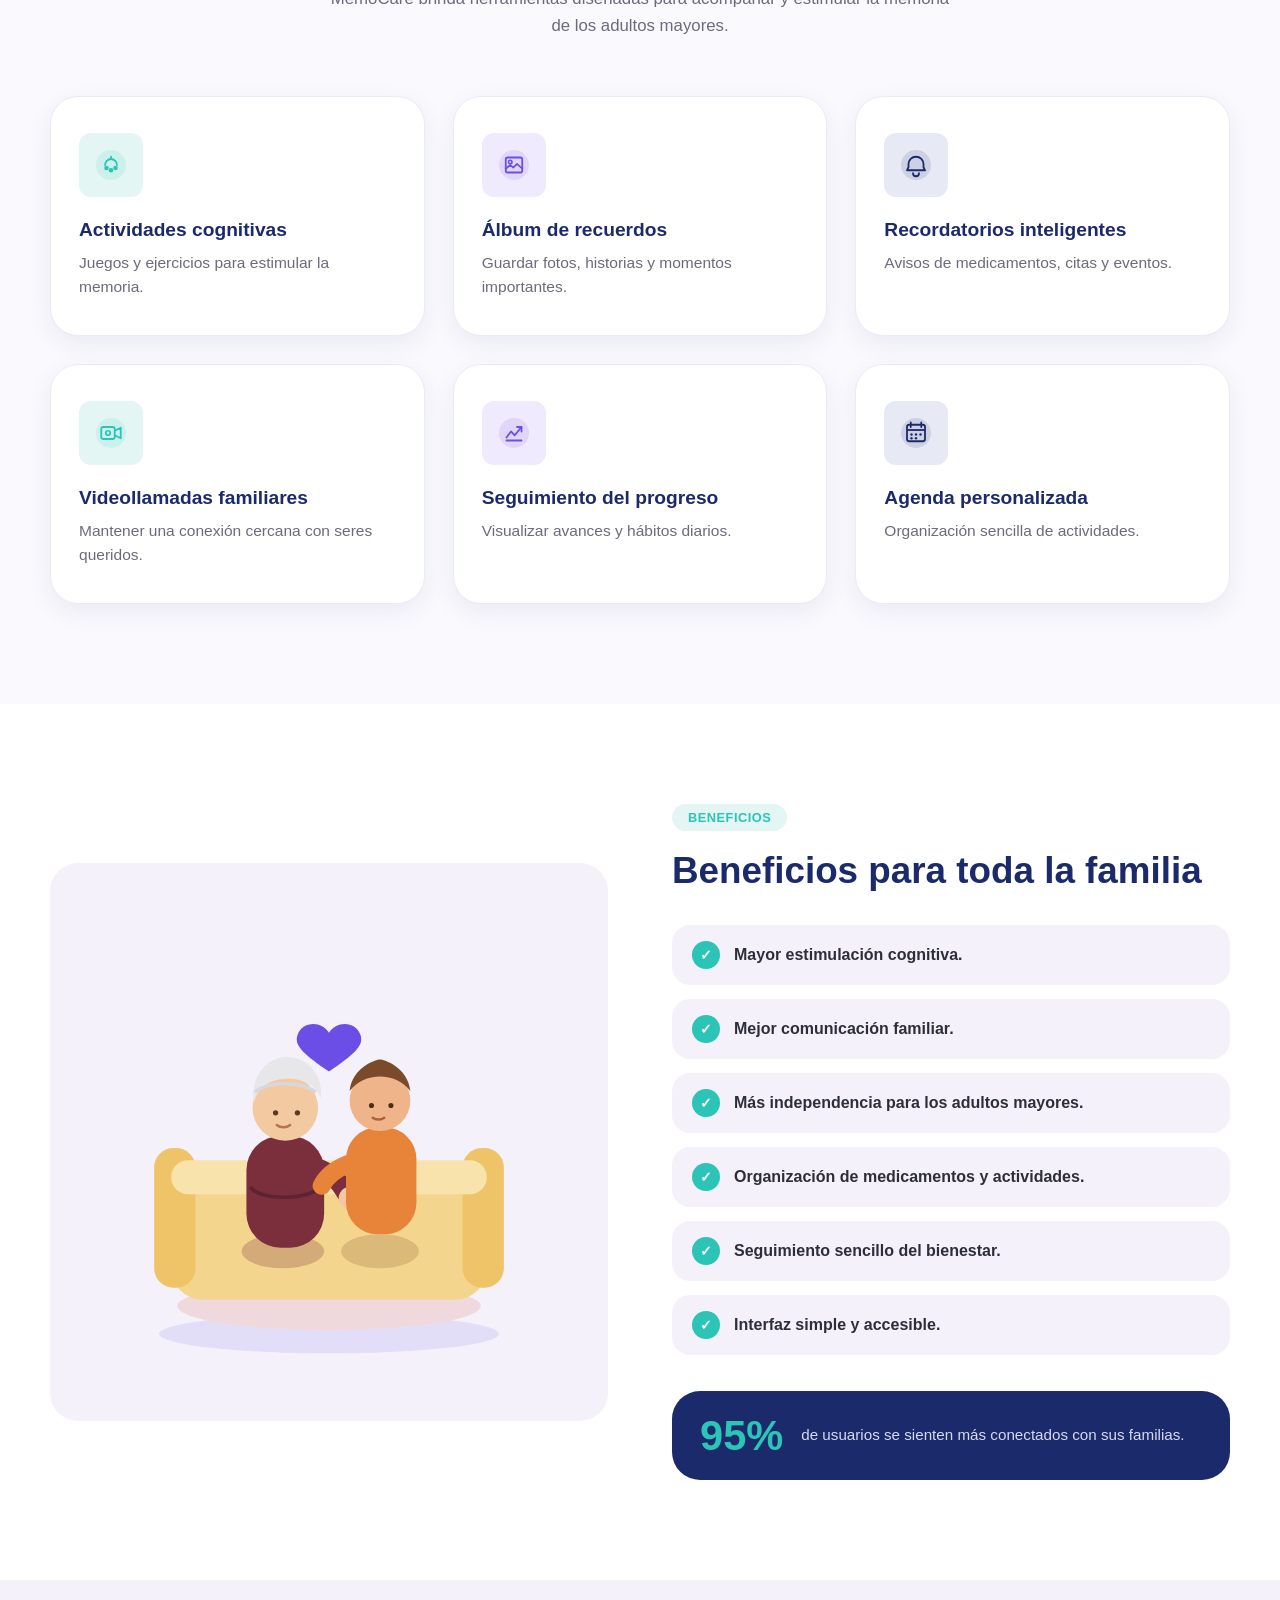
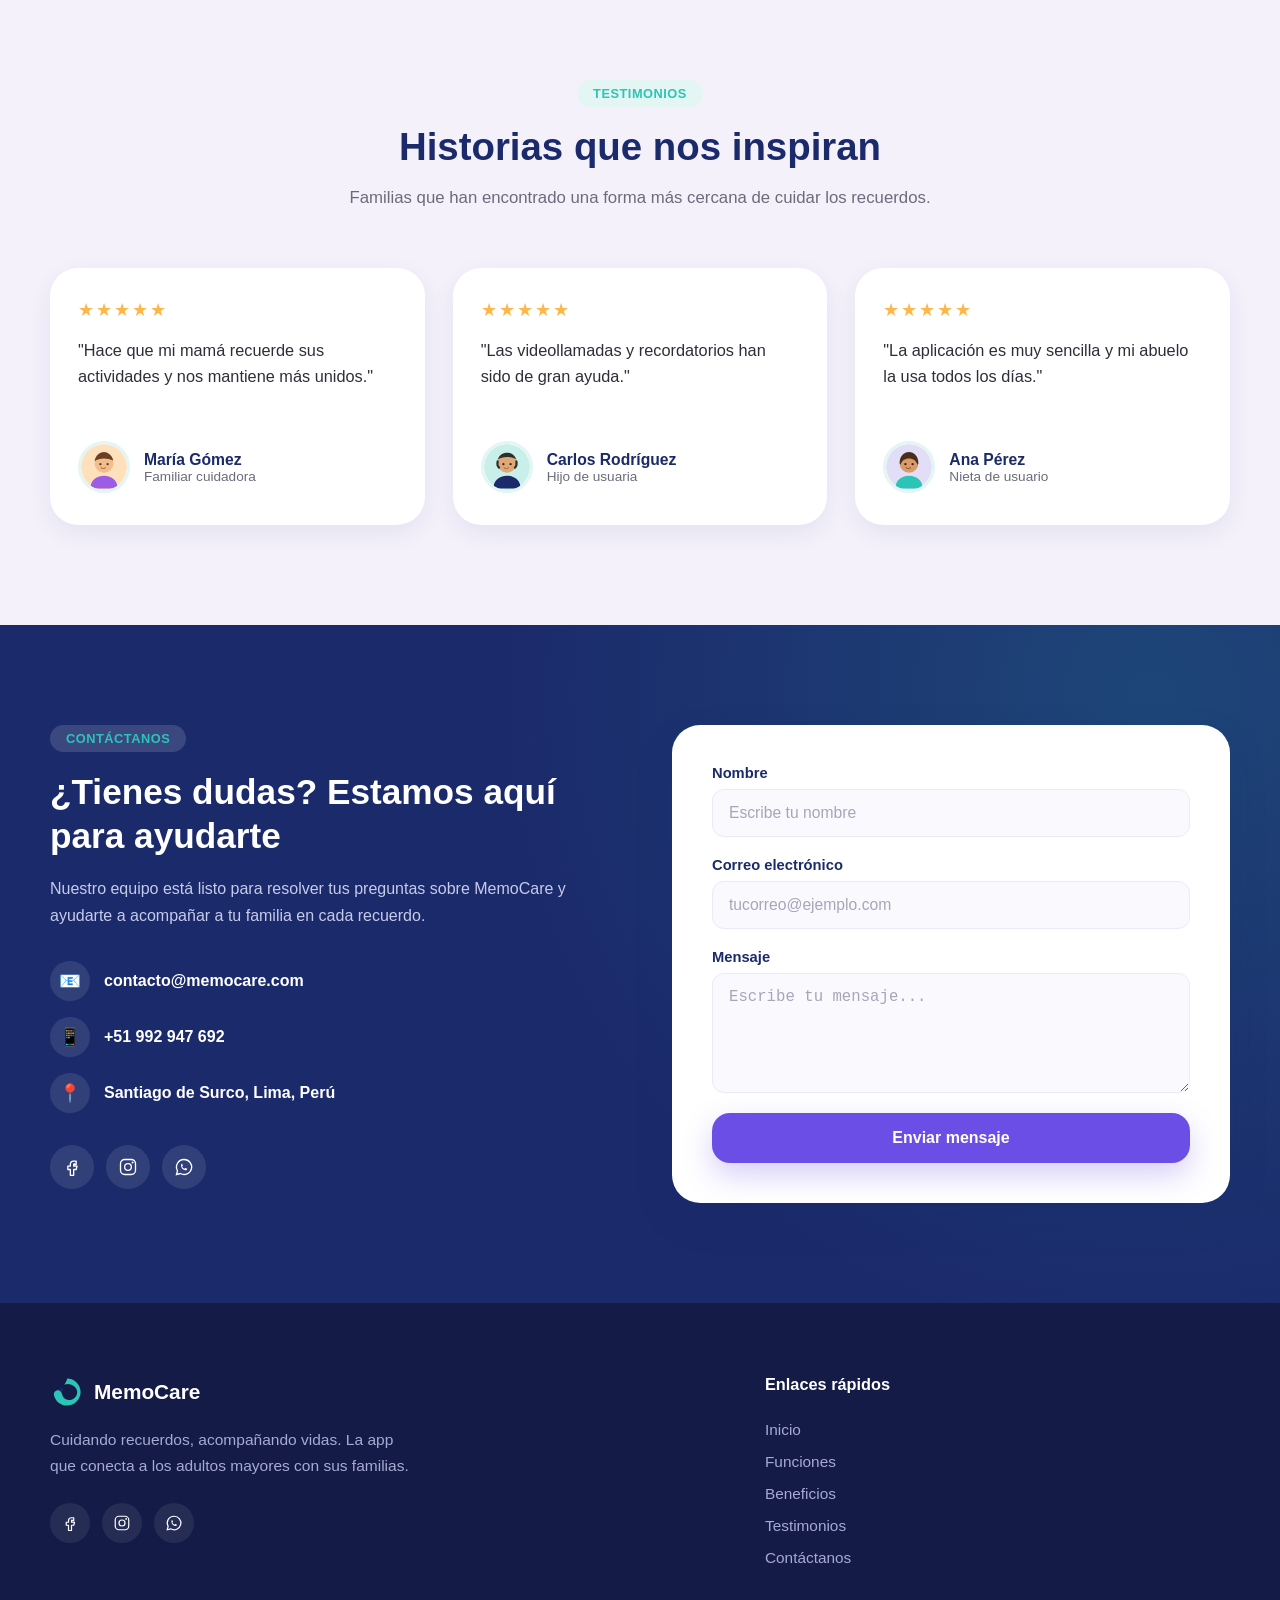
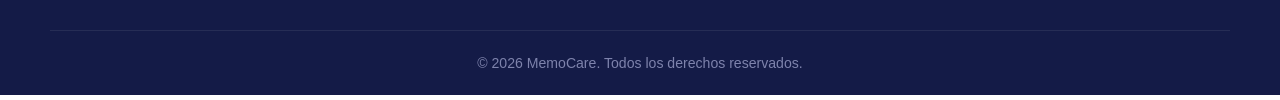
<file: assets/index.html>
<!DOCTYPE html>
<html lang="es">
<head>
<meta charset="UTF-8">
<meta name="viewport" content="width=device-width, initial-scale=1.0">
<title>MemoCare — Cuidando recuerdos, acompañando vidas</title>
<link rel="icon" href="favicon.ico">
<link rel="stylesheet" href="./styles/styles.css">
</head>
<body>

<!-- NAVBAR-->
<header class="navbar">
  <div class="navbar__container">

    <a href="#" class="navbar__marca">
      <svg viewBox="0 0 40 40" aria-hidden="true" class="navbar__logo">
        <path d="M20 4c8.8 0 16 7.2 16 16s-7.2 16-16 16C13 36 7 31.5 5 25c-1.3-4 1-7 4.5-7 2.5 0 4 1.8 4.5 4.2 1 4.5 4 7.3 8.3 7.3 5.3 0 9.7-4.3 9.7-9.5S26.6 10.5 21.3 10.5c-1.6 0-3.1.4-4.4 1.1C18.7 8 21 4 20 4z" fill="var(--color-turquesa)"/>
        <circle cx="13.5" cy="17.5" r="2.1" fill="var(--color-azul-oscuro)"/>
      </svg>
      <span>MemoCare</span>
    </a>

    <nav class="navbar__enlaces" aria-label="Navegación principal">
      <a href="#" class="navbar__enlace navbar__enlace--activo">Inicio</a>
      <a href="#funciones" class="navbar__enlace">Funciones</a>
      <a href="#beneficios" class="navbar__enlace">Beneficios</a>
      <a href="#testimonios" class="navbar__enlace">Testimonios</a>
      <a href="#contacto" class="navbar__enlace">Contáctanos</a>
    </nav>

    <div class="navbar__acciones">
      <div class="navbar__buscador">
        <svg viewBox="0 0 24 24" fill="none" aria-hidden="true"><circle cx="11" cy="11" r="7" stroke="currentColor" stroke-width="2"/><path d="M21 21l-4.3-4.3" stroke="currentColor" stroke-width="2" stroke-linecap="round"/></svg>
        <input type="text" placeholder="Buscar..." aria-label="Buscar">
      </div>
      <button class="navbar__menu-boton" aria-label="Abrir menú de usuario">
        <svg viewBox="0 0 24 24" fill="none" aria-hidden="true"><path d="M6 9l6 6 6-6" stroke="white" stroke-width="2.2" stroke-linecap="round" stroke-linejoin="round"/></svg>
      </button>
      <button class="navbar__perfil" aria-label="Perfil de usuario">
        <svg viewBox="0 0 24 24" fill="none" aria-hidden="true"><circle cx="12" cy="8.5" r="3.5" stroke="white" stroke-width="2"/><path d="M5 20c1.5-4 4.5-6 7-6s5.5 2 7 6" stroke="white" stroke-width="2" stroke-linecap="round"/></svg>
      </button>
    </div>

    <button class="navbar__hamburguesa" id="boton-menu-movil" aria-label="Abrir menú" aria-expanded="false" aria-controls="menu-movil">
      <span></span><span></span><span></span>
    </button>

  </div>

  <nav class="navbar__enlaces-movil" id="menu-movil" aria-label="Navegación móvil">
    <a href="#" class="navbar__enlace navbar__enlace--activo">Inicio</a>
    <a href="#funciones" class="navbar__enlace">Funciones</a>
    <a href="#beneficios" class="navbar__enlace">Beneficios</a>
    <a href="#testimonios" class="navbar__enlace">Testimonios</a>
    <a href="#contacto" class="navbar__enlace">Contáctanos</a>
  </nav>
</header>


<!--HERO-->
<section class="hero">
  <div class="hero__container">

    <div class="hero__contenido">
      <h1 class="hero__titulo">
        Cuidando recuerdos,<br>
        <span class="hero__titulo-acento">acompañando vidas.</span>
      </h1>

      <p class="hero__texto">
        MemoCare es la aplicación que ayuda a los adultos mayores a estimular sus recuerdos en sus vidas cotidianas, realizando actividades importantes y manteniéndose conectados con sus familias.
      </p>

      <div class="hero__acciones">
        <button class="boton boton--morado">
          <svg viewBox="0 0 24 24" fill="white" aria-hidden="true" class="boton__icono"><circle cx="12" cy="12" r="10" fill="white" opacity="0.18"/><path d="M10 8l6 4-6 4V8z" fill="white"/></svg>
          Cómo funcionamos
        </button>
        <button class="boton boton--contorno">
          <svg viewBox="0 0 24 24" fill="none" aria-hidden="true" class="boton__icono"><circle cx="9" cy="8" r="3.2" stroke="currentColor" stroke-width="1.8"/><path d="M3.5 19c1-3.6 3.3-5.5 5.5-5.5s4.5 1.9 5.5 5.5" stroke="currentColor" stroke-width="1.8" stroke-linecap="round"/><circle cx="17.5" cy="9" r="2.6" stroke="currentColor" stroke-width="1.8"/><path d="M14.8 19c.7-2.7 2.4-4.2 3.9-4.2" stroke="currentColor" stroke-width="1.8" stroke-linecap="round"/></svg>
          Soy familiar o cuidador
        </button>
      </div>

      <div class="hero__indicadores">
        <span class="hero__punto"></span>
        <span class="hero__punto hero__punto--activo"></span>
        <span class="hero__punto"></span>
      </div>
    </div>

    <div class="hero__ilustracion">
      <svg viewBox="0 0 460 420" xmlns="http://www.w3.org/2000/svg" aria-hidden="true" class="hero__svg">
        <!-- alfombra -->
        <ellipse cx="240" cy="372" rx="180" ry="22" fill="#F0D9DD"/>
        <ellipse cx="240" cy="372" rx="120" ry="14" fill="#E7C2C9"/>

        <!-- sillón -->
        <rect x="90" y="250" width="300" height="115" rx="30" fill="#F4D58D"/>
        <rect x="72" y="222" width="40" height="135" rx="18" fill="#EFC468"/>
        <rect x="368" y="222" width="40" height="135" rx="18" fill="#EFC468"/>
        <rect x="90" y="232" width="300" height="32" rx="16" fill="#F8E3AC"/>

        <!-- familiar -->
        <g>
          <ellipse cx="195" cy="368" rx="34" ry="10" fill="#1B2A6B" opacity="0.12"/>
          <!-- piernas -->
          <rect x="178" y="300" width="16" height="68" rx="8" fill="#3B4A8B"/>
          <rect x="200" y="300" width="16" height="68" rx="8" fill="#3B4A8B"/>
          <ellipse cx="184" cy="370" rx="13" ry="7" fill="#FAFAFA"/>
          <ellipse cx="208" cy="370" rx="13" ry="7" fill="#FAFAFA"/>
          <!-- torso -->
          <path d="M168 230c0-16 12-28 30-28s30 12 30 28v76h-60v-76z" fill="#E8833A"/>
          <!-- manos juntas cerca del pecho-->
          <path d="M196 240c8 2 16 8 18 18" stroke="#E8833A" stroke-width="14" stroke-linecap="round"/>
          <circle cx="216" cy="258" r="8" fill="#F2C9A0"/>
          <path d="M172 242c-6 4-10 12-9 22" stroke="#E8833A" stroke-width="14" stroke-linecap="round"/>
          <circle cx="180" cy="262" r="8" fill="#F2C9A0"/>
          <!-- destellos de gesto -->
          <path d="M222 246l3-4M226 252l4-1" stroke="#9A9AA0" stroke-width="1.6" stroke-linecap="round"/>
          <!-- cabeza -->
          <circle cx="198" cy="196" r="27" fill="#F2C9A0"/>
          <path d="M172 192c-3-22 11-38 27-38 17 0 31 15 27 35-4-11-15-17-27-17s-23 7-27 20z" fill="#B5432C"/>
          <path d="M170 200c-3-4-3-9 0-12" stroke="#B5432C" stroke-width="6" stroke-linecap="round" fill="none"/>
          <path d="M226 200c3-4 3-9 0-12" stroke="#B5432C" stroke-width="6" stroke-linecap="round" fill="none"/>
          <circle cx="190" cy="200" r="2.2" fill="#5C3A21"/>
          <circle cx="208" cy="200" r="2.2" fill="#5C3A21"/>
          <path d="M188 188c2-2.5 6-2.5 8 0M204 188c2-2.5 6-2.5 8 0" stroke="#5C3A21" stroke-width="1.6" stroke-linecap="round" fill="none"/>
          <path d="M191 210c3 2.5 9 2.5 12 0" stroke="#B5754F" stroke-width="2" stroke-linecap="round" fill="none"/>
          <ellipse cx="178" cy="208" rx="5" ry="3.5" fill="#F3A8A0" opacity="0.6"/>
        </g>

        <!-- adulto mayor -->
        <g>
          <ellipse cx="280" cy="368" rx="36" ry="10" fill="#1B2A6B" opacity="0.12"/>
          <!-- piernas -->
          <rect x="262" y="312" width="15" height="56" rx="7" fill="#1B2A6B"/>
          <rect x="284" y="312" width="15" height="56" rx="7" fill="#1B2A6B"/>
          <ellipse cx="269" cy="370" rx="12" ry="6" fill="#2E3A6B"/>
          <ellipse cx="291" cy="370" rx="12" ry="6" fill="#2E3A6B"/>
          <!-- vestido -->
          <path d="M248 232c0-18 14-30 32-30s32 12 32 30l8 84h-80l8-84z" fill="#7B2E3B"/>
          <path d="M252 268c10 8 46 8 56 0" stroke="#5E2230" stroke-width="2.5" stroke-linecap="round" fill="none"/>
          <!-- manos cruzadas sobre el abdomen -->
          <path d="M266 250c-4 10-2 20 6 26" stroke="#7B2E3B" stroke-width="14" stroke-linecap="round"/>
          <path d="M294 250c4 10 2 20-6 26" stroke="#7B2E3B" stroke-width="14" stroke-linecap="round"/>
          <circle cx="272" cy="278" r="8" fill="#F2C9A0"/>
          <circle cx="288" cy="278" r="8" fill="#F2C9A0"/>
          <!-- cabeza -->
          <circle cx="280" cy="200" r="25" fill="#F2C9A0"/>
          <path d="M256 198c-4-24 10-42 24-42 15 0 28 16 25 38-8-10-18-7-24-7-8 0-20-2-25 11z" fill="#E7E7EA"/>
          <path d="M258 196c5-5 13-8 22-8s17 3 22 8" stroke="#D8D8DC" stroke-width="3" stroke-linecap="round" fill="none"/>
          <!-- lentes -->
          <circle cx="273" cy="202" r="6.5" fill="none" stroke="#5C3A21" stroke-width="1.6"/>
          <circle cx="289" cy="202" r="6.5" fill="none" stroke="#5C3A21" stroke-width="1.6"/>
          <path d="M279.5 202h3" stroke="#5C3A21" stroke-width="1.6"/>
          <path d="M266.5 200h-4M295.5 200h4" stroke="#5C3A21" stroke-width="1.4" stroke-linecap="round"/>
          <circle cx="273" cy="202" r="2" fill="#5C3A21"/>
          <circle cx="289" cy="202" r="2" fill="#5C3A21"/>
          <path d="M273 213c3 2 8 2 11 0" stroke="#B5754F" stroke-width="1.8" stroke-linecap="round" fill="none"/>
        </g>
      </svg>
    </div>

  </div>
</section>

<!--SERVICIOS-->
<section class="servicios" id="servicios">
  <div class="servicios__container">

    <div class="servicios__encabezado">
      <h2 class="servicios__titulo">Todo lo que te ofrecemos</h2>
      <span class="servicios__corazon">💚</span>
    </div>

    <div class="servicios__grid">

      <article class="tarjeta-servicio">
        <div class="tarjeta-servicio__icono tarjeta-servicio__icono--turquesa">
          <svg viewBox="0 0 48 48" fill="none" aria-hidden="true">
            <path d="M24 13a10 10 0 0 0-10 10v4l-2 4h24l-2-4v-4a10 10 0 0 0-10-10z" stroke="currentColor" stroke-width="2.4" stroke-linejoin="round"/>
            <path d="M20 35a4 4 0 0 0 8 0" stroke="currentColor" stroke-width="2.4" stroke-linecap="round"/>
          </svg>
        </div>
        <h3 class="tarjeta-servicio__titulo">Recordatorios inteligentes</h3>
        <p class="tarjeta-servicio__texto">Notifica las actividades cotidianas e importantes</p>
      </article>

      <article class="tarjeta-servicio">
        <div class="tarjeta-servicio__icono tarjeta-servicio__icono--morado">
          <svg viewBox="0 0 48 48" fill="none" aria-hidden="true">
            <path d="M24 36s-12-7.5-12-17a8 8 0 0 1 14.6-4.5A8 8 0 0 1 36 19c0 9.5-12 17-12 17z" stroke="currentColor" stroke-width="2.4" stroke-linejoin="round"/>
            <path d="M16 22l5 5 11-11" stroke="currentColor" stroke-width="2" stroke-linecap="round" stroke-linejoin="round" opacity="0.55"/>
          </svg>
        </div>
        <h3 class="tarjeta-servicio__titulo">Monitoreo diario</h3>
        <p class="tarjeta-servicio__texto">Seguimiento del progreso y bienestar diario</p>
      </article>

      <article class="tarjeta-servicio">
        <div class="tarjeta-servicio__icono tarjeta-servicio__icono--rojo">
          <svg viewBox="0 0 48 48" fill="none" aria-hidden="true">
            <rect x="11" y="14" width="26" height="18" rx="9" stroke="currentColor" stroke-width="2.4"/>
            <path d="M18 32l-3 6 8-6" stroke="currentColor" stroke-width="2.4" stroke-linejoin="round"/>
            <circle cx="19" cy="23" r="1.8" fill="currentColor"/>
            <circle cx="24" cy="23" r="1.8" fill="currentColor"/>
            <circle cx="29" cy="23" r="1.8" fill="currentColor"/>
          </svg>
        </div>
        <h3 class="tarjeta-servicio__titulo">Conexión familiar</h3>
        <p class="tarjeta-servicio__texto">Dinámicas, mensajes, fotos y videos que reviven los momentos en familia</p>
      </article>

      <article class="tarjeta-servicio">
        <div class="tarjeta-servicio__icono tarjeta-servicio__icono--amarillo">
          <svg viewBox="0 0 48 48" fill="none" aria-hidden="true">
            <circle cx="24" cy="24" r="13" stroke="currentColor" stroke-width="2.4"/>
            <circle cx="19" cy="21" r="1.8" fill="currentColor"/>
            <circle cx="29" cy="21" r="1.8" fill="currentColor"/>
            <path d="M18 28c2 3 5 4.5 6 4.5s4-1.5 6-4.5" stroke="currentColor" stroke-width="2.2" stroke-linecap="round" fill="none"/>
          </svg>
        </div>
        <h3 class="tarjeta-servicio__titulo">Fácil de usar</h3>
        <p class="tarjeta-servicio__texto">Diseñada para los adultos mayores. Simple y accesible</p>
      </article>

      <article class="tarjeta-servicio">
        <div class="tarjeta-servicio__icono tarjeta-servicio__icono--azul">
          <svg viewBox="0 0 48 48" fill="none" aria-hidden="true">
            <path d="M24 12l16 7v8c0 9-6.6 14.8-16 18-9.4-3.2-16-9-16-18v-8l16-7z" stroke="currentColor" stroke-width="2.4" stroke-linejoin="round"/>
            <path d="M18 24l4.5 4.5L31 19" stroke="currentColor" stroke-width="2.4" stroke-linecap="round" stroke-linejoin="round"/>
          </svg>
        </div>
        <h3 class="tarjeta-servicio__titulo">Seguridad confiable</h3>
        <p class="tarjeta-servicio__texto">Tu información y la de tu familia se mantendrán protegidas</p>
      </article>

      <article class="tarjeta-servicio">
        <div class="tarjeta-servicio__icono tarjeta-servicio__icono--verde">
          <svg viewBox="0 0 48 48" fill="none" aria-hidden="true">
            <text x="24" y="31" font-size="22" font-weight="700" text-anchor="middle" fill="currentColor" font-family="Arial, sans-serif">A</text>
            <path d="M12 36h24" stroke="currentColor" stroke-width="2.2" stroke-linecap="round"/>
          </svg>
        </div>
        <h3 class="tarjeta-servicio__titulo">Accesible para todos</h3>
        <p class="tarjeta-servicio__texto">Letras y botones grandes, alto contraste y configuración personalizada</p>
      </article>

    </div>
  </div>
</section>

<!--BANNER INFERIOR (CTA descarga)-->
<section class="banner-app">
  <div class="banner-app__container">

    <div class="banner-app__mensaje">
      <div class="banner-app__avatar">
        <svg viewBox="0 0 80 80" aria-hidden="true">
          <circle cx="40" cy="40" r="40" fill="var(--color-morado-suave)"/>
          <circle cx="30" cy="34" r="11" fill="#F2C9A0"/>
          <path d="M22 32c-1-9 4-15 9-15s10 6 9 14c-4-4-12-4-18 1z" fill="#7A4A2B"/>
          <path d="M19 58c1-10 6-15 11-15s10 5 11 15" fill="#E8833A"/>
          <circle cx="55" cy="40" r="10" fill="#E7E7EA"/>
          <path d="M48 40c-1-8 3-13 8-13s9 5 8 12c-3-3-10-3-16 1z" fill="#D8D8DC"/>
          <path d="M46 60c1-9 5-13 9-13s8 4 9 13" fill="#7B2E3B"/>
        </svg>
      </div>
      <div class="banner-app__texto">
        <p class="banner-app__titulo">MemoCare está aquí para acompañarte cada día <span class="banner-app__corazon">🩷</span></p>
        <p class="banner-app__subtitulo">Porque cada recuerdo importa, y merece ser guardado</p>
      </div>
    </div>

    <button class="boton boton--morado banner-app__boton">
      <svg viewBox="0 0 24 24" fill="none" aria-hidden="true" class="boton__icono"><path d="M12 4v12m0 0l-5-5m5 5l5-5" stroke="white" stroke-width="2.2" stroke-linecap="round" stroke-linejoin="round"/><path d="M5 19h14" stroke="white" stroke-width="2.2" stroke-linecap="round"/></svg>
      Descargar App
    </button>

  </div>
</section>

<!--1. SECCIÓN FUNCIONES-->
<section class="funciones" id="funciones">
  <div class="funciones__container">
    <div class="funciones__encabezado">
      <span class="etiqueta">Funciones</span>
      <h2 class="funciones__titulo">Funciones que hacen cada recuerdo más especial</h2>
      <p class="funciones__subtitulo">MemoCare brinda herramientas diseñadas para acompañar y estimular la memoria de los adultos mayores.</p>
    </div>

    <div class="funciones__grid">

      <article class="tarjeta-funcion">
        <div class="tarjeta-funcion__icono tarjeta-funcion__icono--turquesa">
          <svg viewBox="0 0 48 48" fill="none" xmlns="http://www.w3.org/2000/svg" aria-hidden="true">
            <circle cx="24" cy="24" r="20" fill="currentColor" opacity="0.12"/>
            <path d="M16 24c0-4.4 3.6-8 8-8s8 3.6 8 8" stroke="currentColor" stroke-width="2.4" stroke-linecap="round"/>
            <circle cx="18" cy="28" r="3" fill="currentColor"/>
            <circle cx="24" cy="31" r="3" fill="currentColor"/>
            <circle cx="30" cy="28" r="3" fill="currentColor"/>
            <path d="M24 16v-3" stroke="currentColor" stroke-width="2.4" stroke-linecap="round"/>
          </svg>
        </div>
        <h3 class="tarjeta-funcion__titulo">Actividades cognitivas</h3>
        <p class="tarjeta-funcion__texto">Juegos y ejercicios para estimular la memoria.</p>
      </article>

      <article class="tarjeta-funcion">
        <div class="tarjeta-funcion__icono tarjeta-funcion__icono--morado">
          <svg viewBox="0 0 48 48" fill="none" xmlns="http://www.w3.org/2000/svg" aria-hidden="true">
            <circle cx="24" cy="24" r="20" fill="currentColor" opacity="0.12"/>
            <rect x="13" y="14" width="22" height="20" rx="2.5" stroke="currentColor" stroke-width="2.4"/>
            <circle cx="19" cy="20" r="2.3" stroke="currentColor" stroke-width="2.2"/>
            <path d="M13 29l6-5 4 3.5 5-5 7 6.5" stroke="currentColor" stroke-width="2.2" stroke-linejoin="round" stroke-linecap="round"/>
          </svg>
        </div>
        <h3 class="tarjeta-funcion__titulo">Álbum de recuerdos</h3>
        <p class="tarjeta-funcion__texto">Guardar fotos, historias y momentos importantes.</p>
      </article>

      <article class="tarjeta-funcion">
        <div class="tarjeta-funcion__icono tarjeta-funcion__icono--azul">
          <svg viewBox="0 0 48 48" fill="none" xmlns="http://www.w3.org/2000/svg" aria-hidden="true">
            <circle cx="24" cy="24" r="20" fill="currentColor" opacity="0.12"/>
            <path d="M24 13a10 10 0 0 0-10 10v4l-2 4h24l-2-4v-4a10 10 0 0 0-10-10z" stroke="currentColor" stroke-width="2.4" stroke-linejoin="round"/>
            <path d="M20 35a4 4 0 0 0 8 0" stroke="currentColor" stroke-width="2.4" stroke-linecap="round"/>
          </svg>
        </div>
        <h3 class="tarjeta-funcion__titulo">Recordatorios inteligentes</h3>
        <p class="tarjeta-funcion__texto">Avisos de medicamentos, citas y eventos.</p>
      </article>

      <article class="tarjeta-funcion">
        <div class="tarjeta-funcion__icono tarjeta-funcion__icono--turquesa">
          <svg viewBox="0 0 48 48" fill="none" xmlns="http://www.w3.org/2000/svg" aria-hidden="true">
            <circle cx="24" cy="24" r="20" fill="currentColor" opacity="0.12"/>
            <rect x="11" y="16" width="18" height="16" rx="3" stroke="currentColor" stroke-width="2.4"/>
            <path d="M29 21l8-4v14l-8-4" stroke="currentColor" stroke-width="2.4" stroke-linejoin="round"/>
            <circle cx="20" cy="24" r="3" stroke="currentColor" stroke-width="2.2"/>
          </svg>
        </div>
        <h3 class="tarjeta-funcion__titulo">Videollamadas familiares</h3>
        <p class="tarjeta-funcion__texto">Mantener una conexión cercana con seres queridos.</p>
      </article>

      <article class="tarjeta-funcion">
        <div class="tarjeta-funcion__icono tarjeta-funcion__icono--morado">
          <svg viewBox="0 0 48 48" fill="none" xmlns="http://www.w3.org/2000/svg" aria-hidden="true">
            <circle cx="24" cy="24" r="20" fill="currentColor" opacity="0.12"/>
            <path d="M14 30l6-8 5 5 9-11" stroke="currentColor" stroke-width="2.4" stroke-linecap="round" stroke-linejoin="round"/>
            <path d="M28 16h6v6" stroke="currentColor" stroke-width="2.4" stroke-linecap="round" stroke-linejoin="round"/>
            <path d="M14 34h20" stroke="currentColor" stroke-width="2.4" stroke-linecap="round"/>
          </svg>
        </div>
        <h3 class="tarjeta-funcion__titulo">Seguimiento del progreso</h3>
        <p class="tarjeta-funcion__texto">Visualizar avances y hábitos diarios.</p>
      </article>

      <article class="tarjeta-funcion">
        <div class="tarjeta-funcion__icono tarjeta-funcion__icono--azul">
          <svg viewBox="0 0 48 48" fill="none" xmlns="http://www.w3.org/2000/svg" aria-hidden="true">
            <circle cx="24" cy="24" r="20" fill="currentColor" opacity="0.12"/>
            <rect x="12" y="13" width="24" height="22" rx="3" stroke="currentColor" stroke-width="2.4"/>
            <path d="M12 20h24" stroke="currentColor" stroke-width="2.4"/>
            <path d="M17 10v6M31 10v6" stroke="currentColor" stroke-width="2.4" stroke-linecap="round"/>
            <circle cx="18" cy="26" r="1.6" fill="currentColor"/>
            <circle cx="24" cy="26" r="1.6" fill="currentColor"/>
            <circle cx="30" cy="26" r="1.6" fill="currentColor"/>
            <circle cx="18" cy="31" r="1.6" fill="currentColor"/>
            <circle cx="24" cy="31" r="1.6" fill="currentColor"/>
          </svg>
        </div>
        <h3 class="tarjeta-funcion__titulo">Agenda personalizada</h3>
        <p class="tarjeta-funcion__texto">Organización sencilla de actividades.</p>
      </article>

    </div>
  </div>
</section>

<!--2. SECCIÓN BENEFICIOS-->
<section class="beneficios" id="beneficios">
  <div class="beneficios__container">

    <div class="beneficios__ilustracion">
      <svg viewBox="0 0 420 420" xmlns="http://www.w3.org/2000/svg" aria-hidden="true" class="beneficios__svg">
        <circle cx="210" cy="200" r="190" fill="var(--color-fondo-suave)"/>
        <ellipse cx="210" cy="368" rx="140" ry="16" fill="#E3DEF7"/>

        <!-- alfombra -->
        <ellipse cx="210" cy="345" rx="125" ry="20" fill="#F0D9DD"/>

        <!-- sillón -->
        <rect x="80" y="240" width="260" height="100" rx="26" fill="#F4D58D"/>
        <rect x="66" y="215" width="34" height="115" rx="16" fill="#EFC468"/>
        <rect x="320" y="215" width="34" height="115" rx="16" fill="#EFC468"/>
        <rect x="80" y="225" width="260" height="28" rx="14" fill="#F8E3AC"/>

        <!-- adulto mayor (izquierda) -->
        <g>
          <ellipse cx="172" cy="300" rx="34" ry="14" fill="#6B2E3A" opacity="0.25"/>
          <rect x="148" y="225" width="20" height="56" rx="10" fill="#F2C9A0"/>
          <rect x="184" y="225" width="20" height="56" rx="10" fill="#F2C9A0"/>
          <rect x="142" y="205" width="64" height="92" rx="28" fill="#7B2E3B"/>
          <path d="M146 248c8 10 44 10 56 0" stroke="#5E2230" stroke-width="3" stroke-linecap="round" fill="none"/>
          <circle cx="174" cy="182" r="27" fill="#F2C9A0"/>
          <path d="M148 178c-3-22 11-38 27-38 17 0 31 14 28 34-3-10-14-16-27-16-14 0-25 7-28 20z" fill="#E7E7EA"/>
          <path d="M150 168c6-4 14-6 24-6s18 2 24 6" stroke="#D8D8DC" stroke-width="3" stroke-linecap="round" fill="none"/>
          <circle cx="166" cy="186" r="2.2" fill="#5C3A21"/>
          <circle cx="184" cy="186" r="2.2" fill="#5C3A21"/>
          <path d="M167 196c3 2.5 8 2.5 11 0" stroke="#B5754F" stroke-width="2" stroke-linecap="round" fill="none"/>
          <!-- brazo hacia el familiar -->
          <path d="M202 232c10 4 18 12 22 20" stroke="#7B2E3B" stroke-width="16" stroke-linecap="round"/>
          <circle cx="227" cy="256" r="9" fill="#F2C9A0"/>
        </g>

        <!-- familiar (derecha) -->
        <g>
          <ellipse cx="252" cy="300" rx="32" ry="14" fill="#7A4A2B" opacity="0.2"/>
          <rect x="232" y="222" width="18" height="54" rx="9" fill="#EFB48A"/>
          <rect x="262" y="222" width="18" height="54" rx="9" fill="#EFB48A"/>
          <rect x="224" y="198" width="58" height="88" rx="26" fill="#E8833A"/>
          <circle cx="252" cy="176" r="25" fill="#EFB48A"/>
          <path d="M227 168c2-20 22-26 25-26s23 6 25 26c-6-8-15-12-25-12s-19 4-25 12z" fill="#7A4A2B"/>
          <circle cx="245" cy="180" r="2.1" fill="#4A2E1A"/>
          <circle cx="261" cy="180" r="2.1" fill="#4A2E1A"/>
          <path d="M246 190c2.5 2 7 2 9.5 0" stroke="#A8633A" stroke-width="2" stroke-linecap="round" fill="none"/>
          <!-- brazo hacia el adulto mayor -->
          <path d="M226 228c-10 4-18 10-22 18" stroke="#E8833A" stroke-width="15" stroke-linecap="round"/>
        </g>

        <!-- corazón flotante -->
        <path d="M210 120c-6-10-22-10-26 2-3 9 6 16 26 30 20-14 29-21 26-30-4-12-20-12-26-2z" fill="var(--color-morado)"/>
      </svg>
    </div>

    <div class="beneficios__contenido">
      <span class="etiqueta">Beneficios</span>
      <h2 class="beneficios__titulo">Beneficios para toda la familia</h2>

      <ul class="beneficios__lista">
        <li class="beneficio-item">
          <span class="beneficio-item__check">✓</span>
          <span class="beneficio-item__texto">Mayor estimulación cognitiva.</span>
        </li>
        <li class="beneficio-item">
          <span class="beneficio-item__check">✓</span>
          <span class="beneficio-item__texto">Mejor comunicación familiar.</span>
        </li>
        <li class="beneficio-item">
          <span class="beneficio-item__check">✓</span>
          <span class="beneficio-item__texto">Más independencia para los adultos mayores.</span>
        </li>
        <li class="beneficio-item">
          <span class="beneficio-item__check">✓</span>
          <span class="beneficio-item__texto">Organización de medicamentos y actividades.</span>
        </li>
        <li class="beneficio-item">
          <span class="beneficio-item__check">✓</span>
          <span class="beneficio-item__texto">Seguimiento sencillo del bienestar.</span>
        </li>
        <li class="beneficio-item">
          <span class="beneficio-item__check">✓</span>
          <span class="beneficio-item__texto">Interfaz simple y accesible.</span>
        </li>
      </ul>

      <div class="beneficios__estadistica">
        <span class="beneficios__estadistica-numero">95%</span>
        <span class="beneficios__estadistica-texto">de usuarios se sienten más conectados con sus familias.</span>
      </div>
    </div>

  </div>
</section>

<!--3. SECCIÓN TESTIMONIOS-->
<section class="testimonios" id="testimonios">
  <div class="testimonios__container">
    <div class="testimonios__encabezado">
      <span class="etiqueta">Testimonios</span>
      <h2 class="testimonios__titulo">Historias que nos inspiran</h2>
      <p class="testimonios__subtitulo">Familias que han encontrado una forma más cercana de cuidar los recuerdos.</p>
    </div>

    <div class="testimonios__grid">

      <article class="tarjeta-testimonio">
        <div class="tarjeta-testimonio__estrellas" aria-label="Calificación 5 de 5 estrellas">★★★★★</div>
        <p class="tarjeta-testimonio__comentario">"Hace que mi mamá recuerde sus actividades y nos mantiene más unidos."</p>
        <div class="tarjeta-testimonio__autor">
          <div class="tarjeta-testimonio__avatar tarjeta-testimonio__avatar--1">
            <svg viewBox="0 0 64 64" aria-hidden="true">
              <circle cx="32" cy="32" r="32" fill="#FFE0BD"/>
              <path d="M32 44c11 0 19 7 19 18H13c0-11 8-18 19-18z" fill="#9B5DE5"/>
              <circle cx="32" cy="27" r="13" fill="#F2BD8C"/>
              <path d="M19 24c1-9 8-13 13-13s11 4 13 12c-4-2-9-3-13-3-5 0-10 1-13 4z" fill="#6B3F22"/>
              <circle cx="27" cy="28" r="1.6" fill="#5C3A21"/>
              <circle cx="37" cy="28" r="1.6" fill="#5C3A21"/>
              <path d="M28 33c1.5 1.5 4.5 1.5 6 0" stroke="#A8633A" stroke-width="1.4" stroke-linecap="round" fill="none"/>
            </svg>
          </div>
          <div>
            <p class="tarjeta-testimonio__nombre">María Gómez</p>
            <p class="tarjeta-testimonio__rol">Familiar cuidadora</p>
          </div>
        </div>
      </article>

      <article class="tarjeta-testimonio">
        <div class="tarjeta-testimonio__estrellas" aria-label="Calificación 5 de 5 estrellas">★★★★★</div>
        <p class="tarjeta-testimonio__comentario">"Las videollamadas y recordatorios han sido de gran ayuda."</p>
        <div class="tarjeta-testimonio__autor">
          <div class="tarjeta-testimonio__avatar tarjeta-testimonio__avatar--2">
            <svg viewBox="0 0 64 64" aria-hidden="true">
              <circle cx="32" cy="32" r="32" fill="#C9EFEA"/>
              <path d="M32 44c11 0 19 7 19 18H13c0-11 8-18 19-18z" fill="#1B2A6B"/>
              <circle cx="32" cy="27" r="13" fill="#E0A877"/>
              <path d="M19 22c2-7 7-10 13-10s11 3 13 10c-3-3-8-4-13-4s-10 1-13 4z" fill="#2E2E2E"/>
              <path d="M19 24c-1 4 0 7 2 9" stroke="#2E2E2E" stroke-width="3" stroke-linecap="round" fill="none"/>
              <path d="M45 24c1 4 0 7-2 9" stroke="#2E2E2E" stroke-width="3" stroke-linecap="round" fill="none"/>
              <circle cx="27" cy="28" r="1.6" fill="#3A2415"/>
              <circle cx="37" cy="28" r="1.6" fill="#3A2415"/>
              <path d="M28 33c1.5 1.5 4.5 1.5 6 0" stroke="#9C6B45" stroke-width="1.4" stroke-linecap="round" fill="none"/>
            </svg>
          </div>
          <div>
            <p class="tarjeta-testimonio__nombre">Carlos Rodríguez</p>
            <p class="tarjeta-testimonio__rol">Hijo de usuaria</p>
          </div>
        </div>
      </article>

      <article class="tarjeta-testimonio">
        <div class="tarjeta-testimonio__estrellas" aria-label="Calificación 5 de 5 estrellas">★★★★★</div>
        <p class="tarjeta-testimonio__comentario">"La aplicación es muy sencilla y mi abuelo la usa todos los días."</p>
        <div class="tarjeta-testimonio__autor">
          <div class="tarjeta-testimonio__avatar tarjeta-testimonio__avatar--3">
            <svg viewBox="0 0 64 64" aria-hidden="true">
              <circle cx="32" cy="32" r="32" fill="#E3DEF7"/>
              <path d="M32 44c11 0 19 7 19 18H13c0-11 8-18 19-18z" fill="#2BC4B6"/>
              <circle cx="32" cy="27" r="13" fill="#D89A6A"/>
              <path d="M19 26c0-9 6-15 13-15s13 6 13 15c0 2-1 3-1 3-2-6-6-9-12-9s-10 3-12 9c0 0-1-1-1-3z" fill="#4A2E1A"/>
              <circle cx="27" cy="28" r="1.6" fill="#3A2110"/>
              <circle cx="37" cy="28" r="1.6" fill="#3A2110"/>
              <path d="M28 33c1.5 1.5 4.5 1.5 6 0" stroke="#8A4F2C" stroke-width="1.4" stroke-linecap="round" fill="none"/>
            </svg>
          </div>
          <div>
            <p class="tarjeta-testimonio__nombre">Ana Pérez</p>
            <p class="tarjeta-testimonio__rol">Nieta de usuario</p>
          </div>
        </div>
      </article>

    </div>
  </div>
</section>

<!--4. SECCIÓN CONTÁCTANOS-->
<section class="contacto" id="contacto">
  <div class="contacto__container">

    <div class="contacto__info">
      <span class="etiqueta etiqueta--clara">Contáctanos</span>
      <h2 class="contacto__titulo">¿Tienes dudas? Estamos aquí para ayudarte</h2>
      <p class="contacto__texto">Nuestro equipo está listo para resolver tus preguntas sobre MemoCare y ayudarte a acompañar a tu familia en cada recuerdo.</p>

      <ul class="contacto__datos">
        <li class="contacto__dato">
          <span class="contacto__dato-icono">📧</span>
          <span>contacto@memocare.com</span>
        </li>
        <li class="contacto__dato">
          <span class="contacto__dato-icono">📱</span>
          <span>+51 992 947 692</span>
        </li>
        <li class="contacto__dato">
          <span class="contacto__dato-icono">📍</span>
          <span>Santiago de Surco, Lima, Perú</span>
        </li>
      </ul>

      <div class="contacto__redes">
        <a href="#" class="contacto__red" aria-label="Facebook">
          <svg viewBox="0 0 24 24" fill="none" aria-hidden="true"><path d="M14 9h3V5h-3c-2.2 0-4 1.8-4 4v2H7v4h3v7h4v-7h3l1-4h-4V9c0-.6.4-1 1-1z" stroke="currentColor" stroke-width="1.6" stroke-linejoin="round"/></svg>
        </a>
        <a href="#" class="contacto__red" aria-label="Instagram">
          <svg viewBox="0 0 24 24" fill="none" aria-hidden="true"><rect x="3" y="3" width="18" height="18" rx="5" stroke="currentColor" stroke-width="1.6"/><circle cx="12" cy="12" r="4" stroke="currentColor" stroke-width="1.6"/><circle cx="17.5" cy="6.5" r="1.2" fill="currentColor"/></svg>
        </a>
        <a href="#" class="contacto__red" aria-label="WhatsApp">
          <svg viewBox="0 0 24 24" fill="none" aria-hidden="true"><path d="M12 3a9 9 0 0 0-7.8 13.5L3 21l4.7-1.2A9 9 0 1 0 12 3z" stroke="currentColor" stroke-width="1.6"/><path d="M8.5 9.5c0 4 2.5 6.5 6.5 6.5l1-1.8-2.5-1-1 1c-1.3-.6-2.2-1.5-2.8-2.8l1-1-1-2.5-1.2 1z" fill="currentColor"/></svg>
        </a>
      </div>
    </div>

    <form class="contacto__formulario" id="formulario-contacto" novalidate>
      <div class="campo">
        <label for="nombre">Nombre</label>
        <input type="text" id="nombre" name="nombre" placeholder="Escribe tu nombre" required>
        <span class="campo__mensaje-error" data-error-para="nombre">Por favor escribe tu nombre.</span>
      </div>
      <div class="campo">
        <label for="correo">Correo electrónico</label>
        <input type="email" id="correo" name="correo" placeholder="tucorreo@ejemplo.com" required>
        <span class="campo__mensaje-error" data-error-para="correo">Ingresa un correo electrónico válido.</span>
      </div>
      <div class="campo">
        <label for="mensaje">Mensaje</label>
        <textarea id="mensaje" name="mensaje" rows="5" placeholder="Escribe tu mensaje..." required></textarea>
        <span class="campo__mensaje-error" data-error-para="mensaje">Por favor escribe tu mensaje.</span>
      </div>
      <button type="submit" class="boton boton--morado boton--ancho">Enviar mensaje</button>
      <p class="contacto__formulario-feedback" id="formulario-feedback" role="status">¡Mensaje enviado! Te responderemos pronto.</p>
    </form>

  </div>
</section>

<!--5. FOOTER-->
<footer class="pie">
  <div class="pie__container">

    <div class="pie__marca">
      <div class="pie__logo">
        <svg viewBox="0 0 40 40" aria-hidden="true">
          <path d="M20 4c8.8 0 16 7.2 16 16s-7.2 16-16 16C13 36 7 31.5 5 25c-1.3-4 1-7 4.5-7 2.5 0 4 1.8 4.5 4.2 1 4.5 4 7.3 8.3 7.3 5.3 0 9.7-4.3 9.7-9.5S26.6 10.5 21.3 10.5c-1.6 0-3.1.4-4.4 1.1C18.7 8 21 4 20 4z" fill="var(--color-turquesa)"/>
          <circle cx="13.5" cy="17.5" r="2.1" fill="var(--color-azul-oscuro)"/>
        </svg>
        <span>MemoCare</span>
      </div>
      <p class="pie__descripcion">Cuidando recuerdos, acompañando vidas. La app que conecta a los adultos mayores con sus familias.</p>
      <div class="pie__redes">
        <a href="#" aria-label="Facebook">
          <svg viewBox="0 0 24 24" fill="none" aria-hidden="true"><path d="M14 9h3V5h-3c-2.2 0-4 1.8-4 4v2H7v4h3v7h4v-7h3l1-4h-4V9c0-.6.4-1 1-1z" stroke="currentColor" stroke-width="1.6" stroke-linejoin="round"/></svg>
        </a>
        <a href="#" aria-label="Instagram">
          <svg viewBox="0 0 24 24" fill="none" aria-hidden="true"><rect x="3" y="3" width="18" height="18" rx="5" stroke="currentColor" stroke-width="1.6"/><circle cx="12" cy="12" r="4" stroke="currentColor" stroke-width="1.6"/><circle cx="17.5" cy="6.5" r="1.2" fill="currentColor"/></svg>
        </a>
        <a href="#" aria-label="WhatsApp">
          <svg viewBox="0 0 24 24" fill="none" aria-hidden="true"><path d="M12 3a9 9 0 0 0-7.8 13.5L3 21l4.7-1.2A9 9 0 1 0 12 3z" stroke="currentColor" stroke-width="1.6"/><path d="M8.5 9.5c0 4 2.5 6.5 6.5 6.5l1-1.8-2.5-1-1 1c-1.3-.6-2.2-1.5-2.8-2.8l1-1-1-2.5-1.2 1z" fill="currentColor"/></svg>
        </a>
      </div>
    </div>

    <nav class="pie__enlaces" aria-label="Enlaces rápidos">
      <h3>Enlaces rápidos</h3>
      <a href="#">Inicio</a>
      <a href="#funciones">Funciones</a>
      <a href="#beneficios">Beneficios</a>
      <a href="#testimonios">Testimonios</a>
      <a href="#contacto">Contáctanos</a>
    </nav>

  </div>

  <div class="pie__copyright">
    <p>© 2026 MemoCare. Todos los derechos reservados.</p>
  </div>
</footer>

<script src="./scripts/main.js"></script>
</body>
</html>
</file>
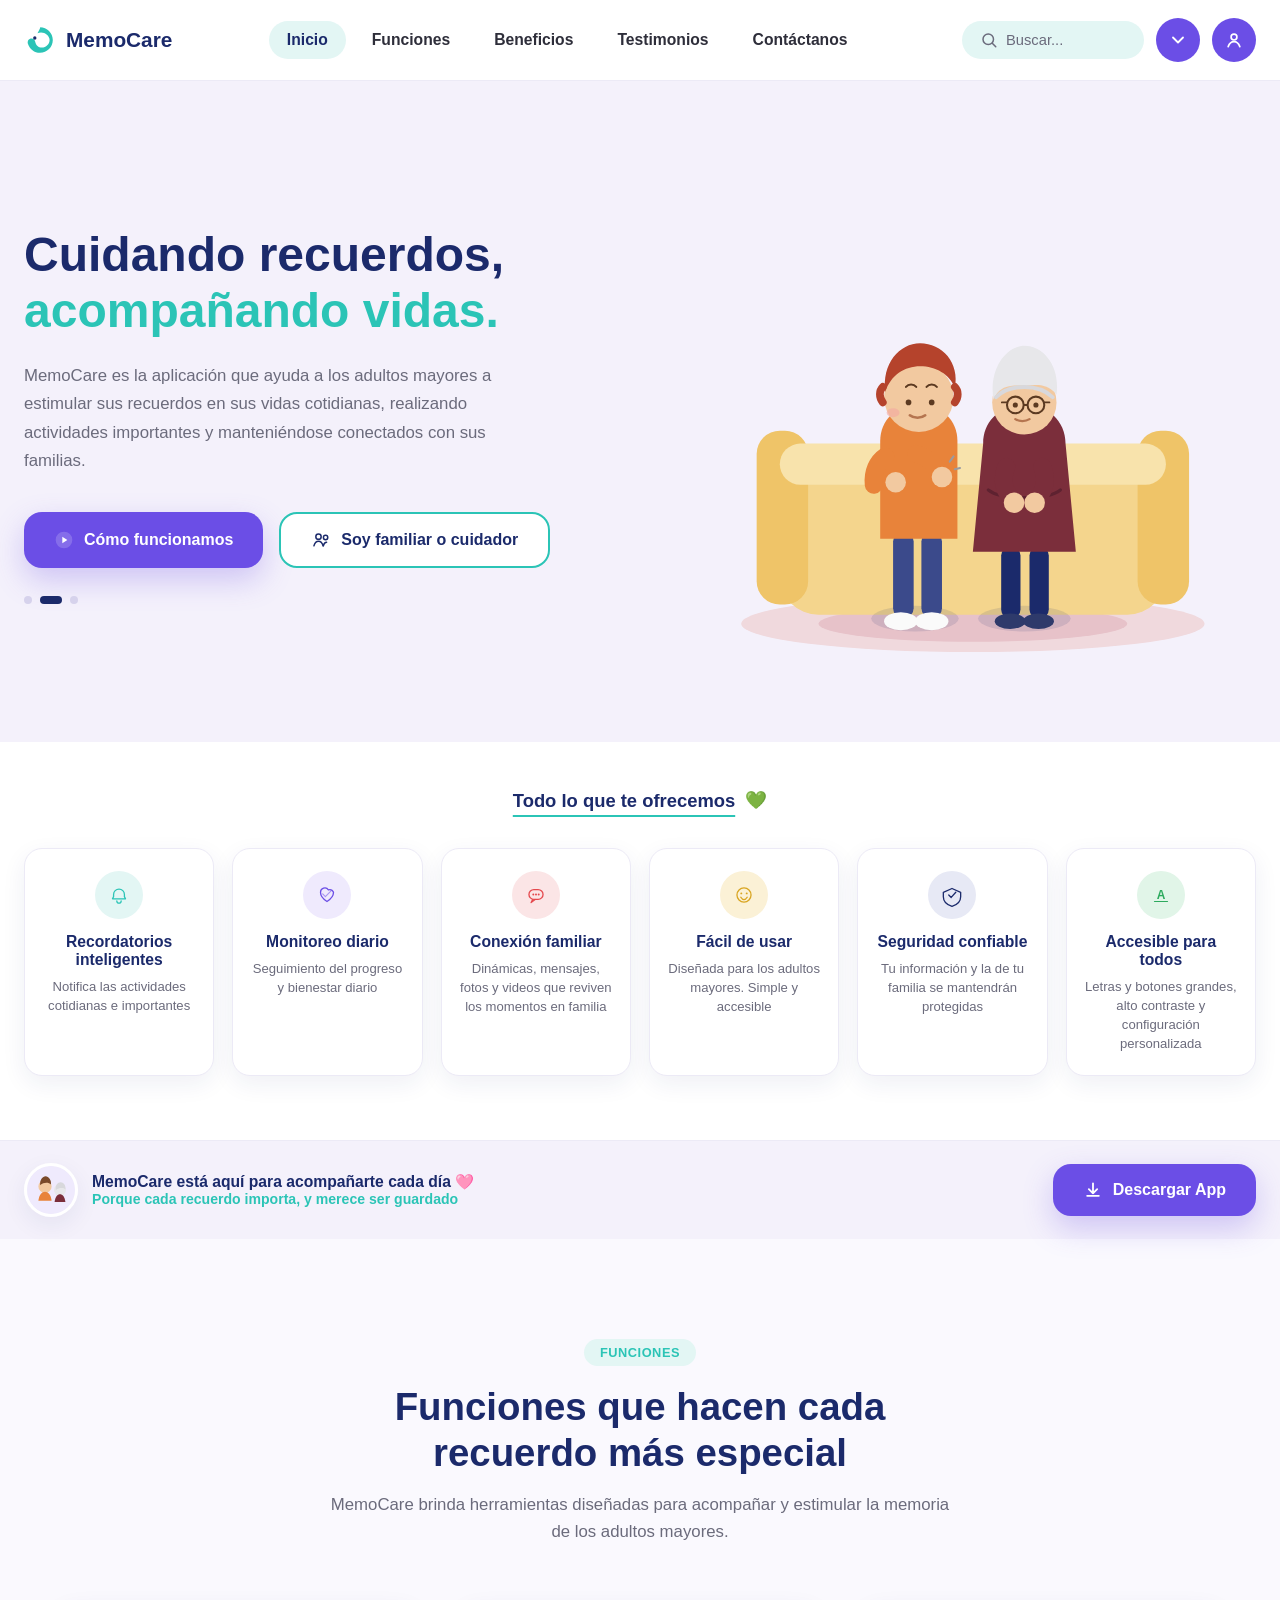
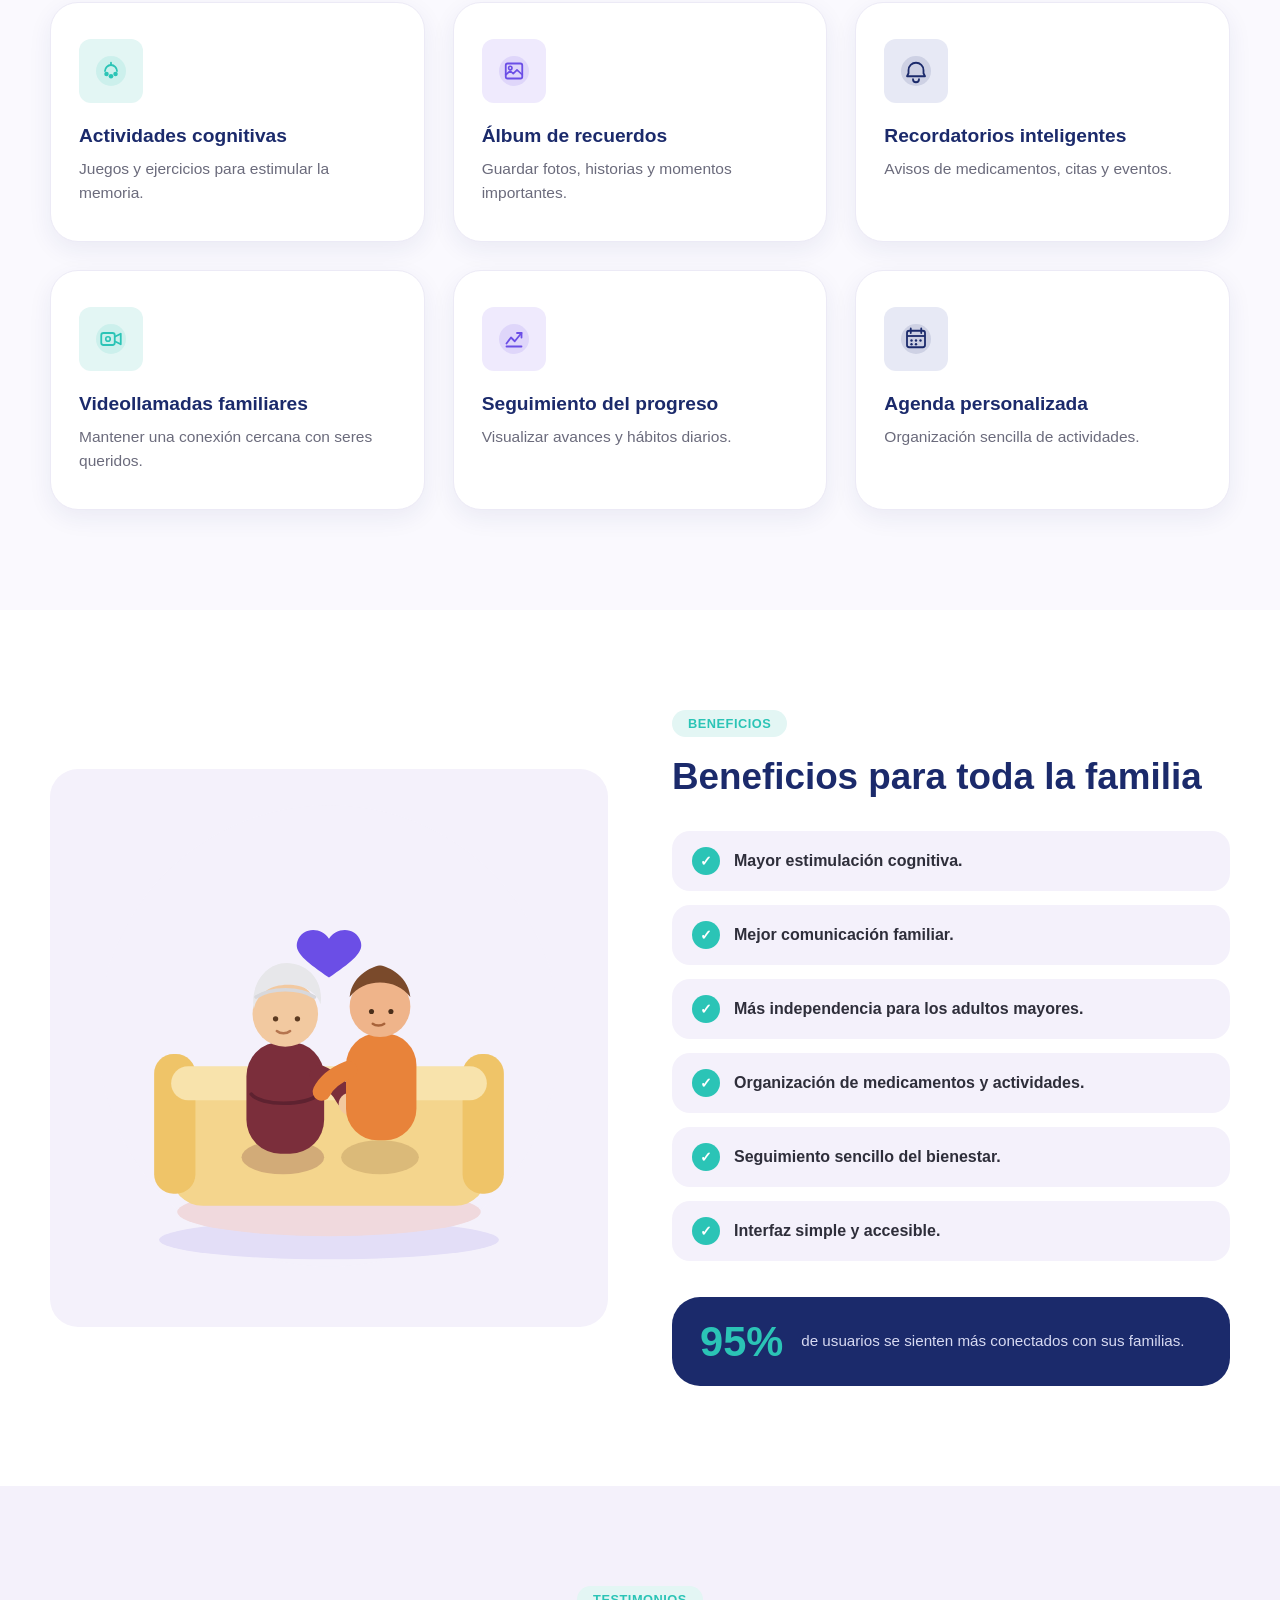
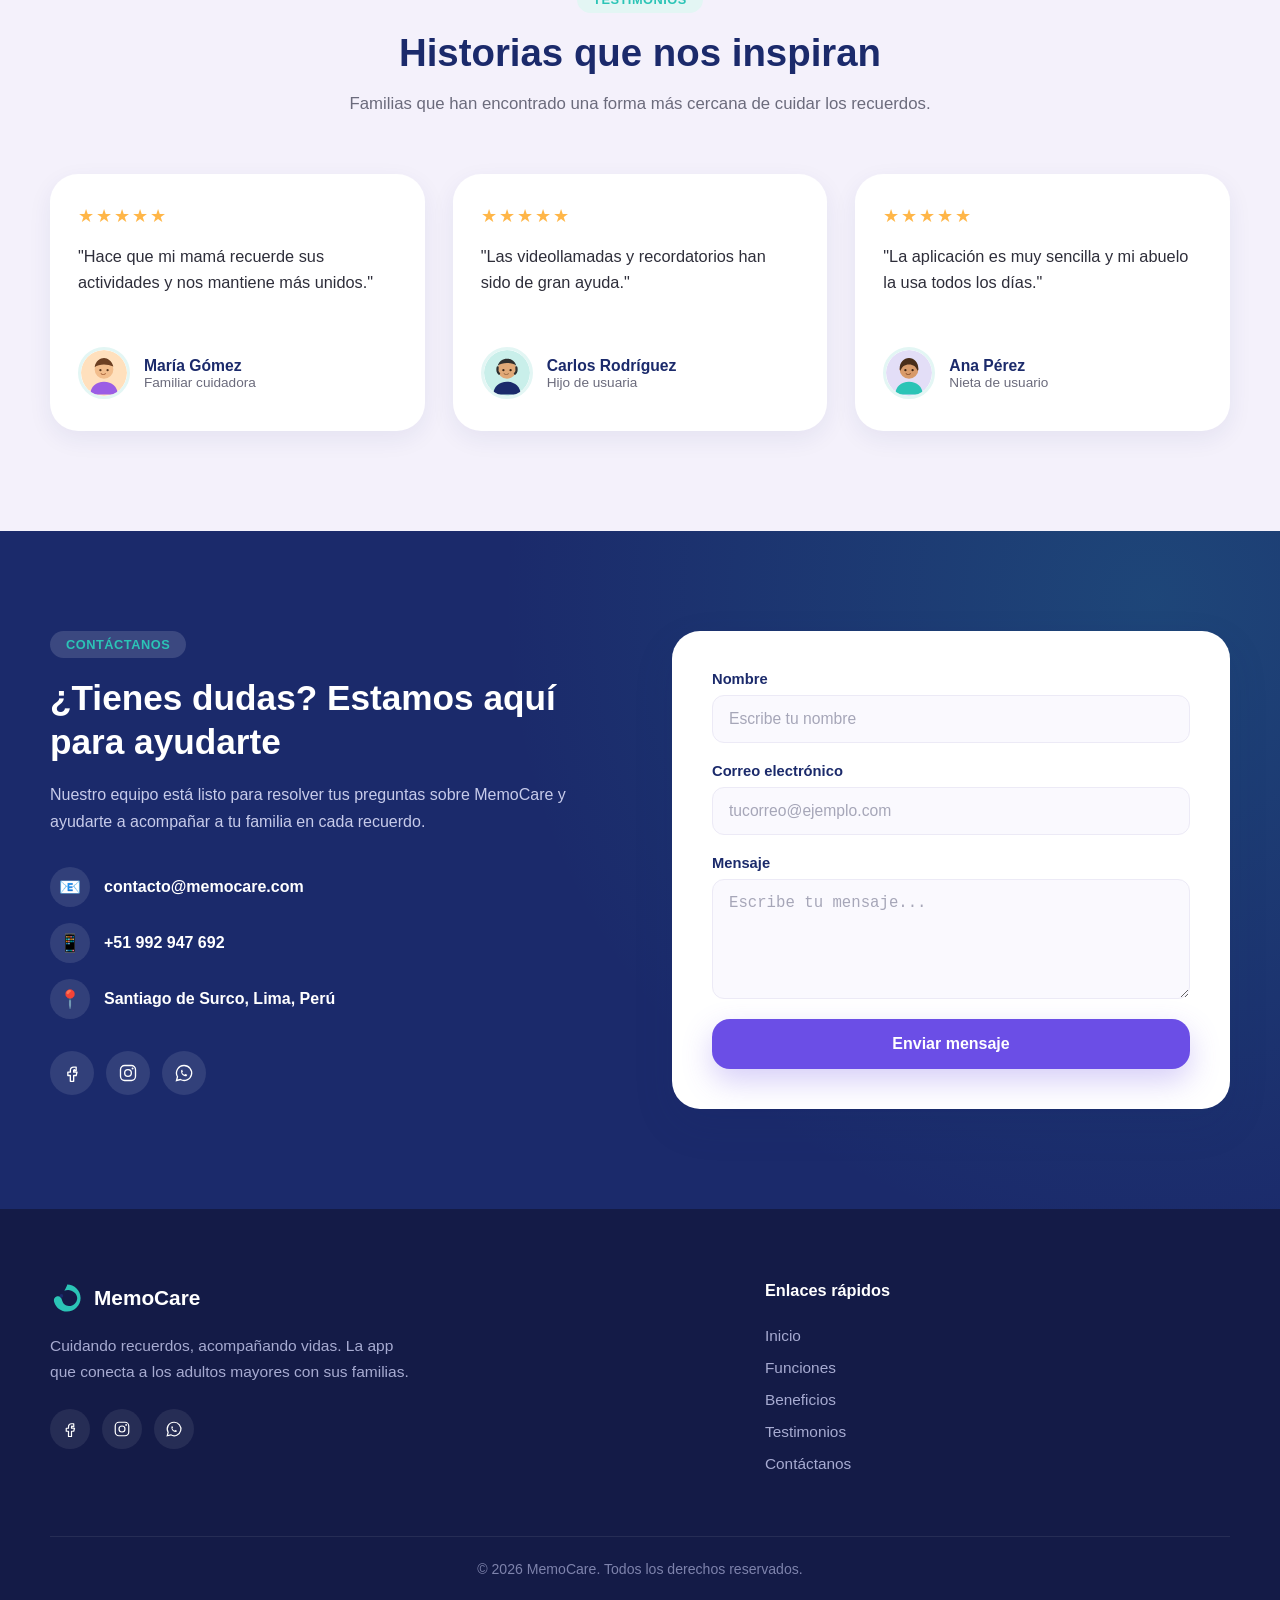
<file: public/index.html>
<!DOCTYPE html>
<html lang="es">
<head>
<meta charset="UTF-8">
<meta name="viewport" content="width=device-width, initial-scale=1.0">
<title>MemoCare — Cuidando recuerdos, acompañando vidas</title>
<link rel="icon" href="favicon.ico">
<link rel="stylesheet" href="assets/styles/styles.css">
</head>
<body>

<!-- NAVBAR-->
<header class="navbar">
  <div class="navbar__container">

    <a href="#" class="navbar__marca">
      <svg viewBox="0 0 40 40" aria-hidden="true" class="navbar__logo">
        <path d="M20 4c8.8 0 16 7.2 16 16s-7.2 16-16 16C13 36 7 31.5 5 25c-1.3-4 1-7 4.5-7 2.5 0 4 1.8 4.5 4.2 1 4.5 4 7.3 8.3 7.3 5.3 0 9.7-4.3 9.7-9.5S26.6 10.5 21.3 10.5c-1.6 0-3.1.4-4.4 1.1C18.7 8 21 4 20 4z" fill="var(--color-turquesa)"/>
        <circle cx="13.5" cy="17.5" r="2.1" fill="var(--color-azul-oscuro)"/>
      </svg>
      <span>MemoCare</span>
    </a>

    <nav class="navbar__enlaces" aria-label="Navegación principal">
      <a href="#" class="navbar__enlace navbar__enlace--activo">Inicio</a>
      <a href="#funciones" class="navbar__enlace">Funciones</a>
      <a href="#beneficios" class="navbar__enlace">Beneficios</a>
      <a href="#testimonios" class="navbar__enlace">Testimonios</a>
      <a href="#contacto" class="navbar__enlace">Contáctanos</a>
    </nav>

    <div class="navbar__acciones">
      <div class="navbar__buscador">
        <svg viewBox="0 0 24 24" fill="none" aria-hidden="true"><circle cx="11" cy="11" r="7" stroke="currentColor" stroke-width="2"/><path d="M21 21l-4.3-4.3" stroke="currentColor" stroke-width="2" stroke-linecap="round"/></svg>
        <input type="text" placeholder="Buscar..." aria-label="Buscar">
      </div>
      <button class="navbar__menu-boton" aria-label="Abrir menú de usuario">
        <svg viewBox="0 0 24 24" fill="none" aria-hidden="true"><path d="M6 9l6 6 6-6" stroke="white" stroke-width="2.2" stroke-linecap="round" stroke-linejoin="round"/></svg>
      </button>
      <button class="navbar__perfil" aria-label="Perfil de usuario">
        <svg viewBox="0 0 24 24" fill="none" aria-hidden="true"><circle cx="12" cy="8.5" r="3.5" stroke="white" stroke-width="2"/><path d="M5 20c1.5-4 4.5-6 7-6s5.5 2 7 6" stroke="white" stroke-width="2" stroke-linecap="round"/></svg>
      </button>
    </div>

    <button class="navbar__hamburguesa" id="boton-menu-movil" aria-label="Abrir menú" aria-expanded="false" aria-controls="menu-movil">
      <span></span><span></span><span></span>
    </button>

  </div>

  <nav class="navbar__enlaces-movil" id="menu-movil" aria-label="Navegación móvil">
    <a href="#" class="navbar__enlace navbar__enlace--activo">Inicio</a>
    <a href="#funciones" class="navbar__enlace">Funciones</a>
    <a href="#beneficios" class="navbar__enlace">Beneficios</a>
    <a href="#testimonios" class="navbar__enlace">Testimonios</a>
    <a href="#contacto" class="navbar__enlace">Contáctanos</a>
  </nav>
</header>


<!--HERO-->
<section class="hero">
  <div class="hero__container">

    <div class="hero__contenido">
      <h1 class="hero__titulo">
        Cuidando recuerdos,<br>
        <span class="hero__titulo-acento">acompañando vidas.</span>
      </h1>

      <p class="hero__texto">
        MemoCare es la aplicación que ayuda a los adultos mayores a estimular sus recuerdos en sus vidas cotidianas, realizando actividades importantes y manteniéndose conectados con sus familias.
      </p>

      <div class="hero__acciones">
        <button class="boton boton--morado">
          <svg viewBox="0 0 24 24" fill="white" aria-hidden="true" class="boton__icono"><circle cx="12" cy="12" r="10" fill="white" opacity="0.18"/><path d="M10 8l6 4-6 4V8z" fill="white"/></svg>
          Cómo funcionamos
        </button>
        <button class="boton boton--contorno">
          <svg viewBox="0 0 24 24" fill="none" aria-hidden="true" class="boton__icono"><circle cx="9" cy="8" r="3.2" stroke="currentColor" stroke-width="1.8"/><path d="M3.5 19c1-3.6 3.3-5.5 5.5-5.5s4.5 1.9 5.5 5.5" stroke="currentColor" stroke-width="1.8" stroke-linecap="round"/><circle cx="17.5" cy="9" r="2.6" stroke="currentColor" stroke-width="1.8"/><path d="M14.8 19c.7-2.7 2.4-4.2 3.9-4.2" stroke="currentColor" stroke-width="1.8" stroke-linecap="round"/></svg>
          Soy familiar o cuidador
        </button>
      </div>

      <div class="hero__indicadores">
        <span class="hero__punto"></span>
        <span class="hero__punto hero__punto--activo"></span>
        <span class="hero__punto"></span>
      </div>
    </div>

    <div class="hero__ilustracion">
      <svg viewBox="0 0 460 420" xmlns="http://www.w3.org/2000/svg" aria-hidden="true" class="hero__svg">
        <!-- alfombra -->
        <ellipse cx="240" cy="372" rx="180" ry="22" fill="#F0D9DD"/>
        <ellipse cx="240" cy="372" rx="120" ry="14" fill="#E7C2C9"/>

        <!-- sillón -->
        <rect x="90" y="250" width="300" height="115" rx="30" fill="#F4D58D"/>
        <rect x="72" y="222" width="40" height="135" rx="18" fill="#EFC468"/>
        <rect x="368" y="222" width="40" height="135" rx="18" fill="#EFC468"/>
        <rect x="90" y="232" width="300" height="32" rx="16" fill="#F8E3AC"/>

        <!-- familiar -->
        <g>
          <ellipse cx="195" cy="368" rx="34" ry="10" fill="#1B2A6B" opacity="0.12"/>
          <!-- piernas -->
          <rect x="178" y="300" width="16" height="68" rx="8" fill="#3B4A8B"/>
          <rect x="200" y="300" width="16" height="68" rx="8" fill="#3B4A8B"/>
          <ellipse cx="184" cy="370" rx="13" ry="7" fill="#FAFAFA"/>
          <ellipse cx="208" cy="370" rx="13" ry="7" fill="#FAFAFA"/>
          <!-- torso -->
          <path d="M168 230c0-16 12-28 30-28s30 12 30 28v76h-60v-76z" fill="#E8833A"/>
          <!-- manos juntas cerca del pecho-->
          <path d="M196 240c8 2 16 8 18 18" stroke="#E8833A" stroke-width="14" stroke-linecap="round"/>
          <circle cx="216" cy="258" r="8" fill="#F2C9A0"/>
          <path d="M172 242c-6 4-10 12-9 22" stroke="#E8833A" stroke-width="14" stroke-linecap="round"/>
          <circle cx="180" cy="262" r="8" fill="#F2C9A0"/>
          <!-- destellos de gesto -->
          <path d="M222 246l3-4M226 252l4-1" stroke="#9A9AA0" stroke-width="1.6" stroke-linecap="round"/>
          <!-- cabeza -->
          <circle cx="198" cy="196" r="27" fill="#F2C9A0"/>
          <path d="M172 192c-3-22 11-38 27-38 17 0 31 15 27 35-4-11-15-17-27-17s-23 7-27 20z" fill="#B5432C"/>
          <path d="M170 200c-3-4-3-9 0-12" stroke="#B5432C" stroke-width="6" stroke-linecap="round" fill="none"/>
          <path d="M226 200c3-4 3-9 0-12" stroke="#B5432C" stroke-width="6" stroke-linecap="round" fill="none"/>
          <circle cx="190" cy="200" r="2.2" fill="#5C3A21"/>
          <circle cx="208" cy="200" r="2.2" fill="#5C3A21"/>
          <path d="M188 188c2-2.5 6-2.5 8 0M204 188c2-2.5 6-2.5 8 0" stroke="#5C3A21" stroke-width="1.6" stroke-linecap="round" fill="none"/>
          <path d="M191 210c3 2.5 9 2.5 12 0" stroke="#B5754F" stroke-width="2" stroke-linecap="round" fill="none"/>
          <ellipse cx="178" cy="208" rx="5" ry="3.5" fill="#F3A8A0" opacity="0.6"/>
        </g>

        <!-- adulto mayor -->
        <g>
          <ellipse cx="280" cy="368" rx="36" ry="10" fill="#1B2A6B" opacity="0.12"/>
          <!-- piernas -->
          <rect x="262" y="312" width="15" height="56" rx="7" fill="#1B2A6B"/>
          <rect x="284" y="312" width="15" height="56" rx="7" fill="#1B2A6B"/>
          <ellipse cx="269" cy="370" rx="12" ry="6" fill="#2E3A6B"/>
          <ellipse cx="291" cy="370" rx="12" ry="6" fill="#2E3A6B"/>
          <!-- vestido -->
          <path d="M248 232c0-18 14-30 32-30s32 12 32 30l8 84h-80l8-84z" fill="#7B2E3B"/>
          <path d="M252 268c10 8 46 8 56 0" stroke="#5E2230" stroke-width="2.5" stroke-linecap="round" fill="none"/>
          <!-- manos cruzadas sobre el abdomen -->
          <path d="M266 250c-4 10-2 20 6 26" stroke="#7B2E3B" stroke-width="14" stroke-linecap="round"/>
          <path d="M294 250c4 10 2 20-6 26" stroke="#7B2E3B" stroke-width="14" stroke-linecap="round"/>
          <circle cx="272" cy="278" r="8" fill="#F2C9A0"/>
          <circle cx="288" cy="278" r="8" fill="#F2C9A0"/>
          <!-- cabeza -->
          <circle cx="280" cy="200" r="25" fill="#F2C9A0"/>
          <path d="M256 198c-4-24 10-42 24-42 15 0 28 16 25 38-8-10-18-7-24-7-8 0-20-2-25 11z" fill="#E7E7EA"/>
          <path d="M258 196c5-5 13-8 22-8s17 3 22 8" stroke="#D8D8DC" stroke-width="3" stroke-linecap="round" fill="none"/>
          <!-- lentes -->
          <circle cx="273" cy="202" r="6.5" fill="none" stroke="#5C3A21" stroke-width="1.6"/>
          <circle cx="289" cy="202" r="6.5" fill="none" stroke="#5C3A21" stroke-width="1.6"/>
          <path d="M279.5 202h3" stroke="#5C3A21" stroke-width="1.6"/>
          <path d="M266.5 200h-4M295.5 200h4" stroke="#5C3A21" stroke-width="1.4" stroke-linecap="round"/>
          <circle cx="273" cy="202" r="2" fill="#5C3A21"/>
          <circle cx="289" cy="202" r="2" fill="#5C3A21"/>
          <path d="M273 213c3 2 8 2 11 0" stroke="#B5754F" stroke-width="1.8" stroke-linecap="round" fill="none"/>
        </g>
      </svg>
    </div>

  </div>
</section>

<!--SERVICIOS-->
<section class="servicios" id="servicios">
  <div class="servicios__container">

    <div class="servicios__encabezado">
      <h2 class="servicios__titulo">Todo lo que te ofrecemos</h2>
      <span class="servicios__corazon">💚</span>
    </div>

    <div class="servicios__grid">

      <article class="tarjeta-servicio">
        <div class="tarjeta-servicio__icono tarjeta-servicio__icono--turquesa">
          <svg viewBox="0 0 48 48" fill="none" aria-hidden="true">
            <path d="M24 13a10 10 0 0 0-10 10v4l-2 4h24l-2-4v-4a10 10 0 0 0-10-10z" stroke="currentColor" stroke-width="2.4" stroke-linejoin="round"/>
            <path d="M20 35a4 4 0 0 0 8 0" stroke="currentColor" stroke-width="2.4" stroke-linecap="round"/>
          </svg>
        </div>
        <h3 class="tarjeta-servicio__titulo">Recordatorios inteligentes</h3>
        <p class="tarjeta-servicio__texto">Notifica las actividades cotidianas e importantes</p>
      </article>

      <article class="tarjeta-servicio">
        <div class="tarjeta-servicio__icono tarjeta-servicio__icono--morado">
          <svg viewBox="0 0 48 48" fill="none" aria-hidden="true">
            <path d="M24 36s-12-7.5-12-17a8 8 0 0 1 14.6-4.5A8 8 0 0 1 36 19c0 9.5-12 17-12 17z" stroke="currentColor" stroke-width="2.4" stroke-linejoin="round"/>
            <path d="M16 22l5 5 11-11" stroke="currentColor" stroke-width="2" stroke-linecap="round" stroke-linejoin="round" opacity="0.55"/>
          </svg>
        </div>
        <h3 class="tarjeta-servicio__titulo">Monitoreo diario</h3>
        <p class="tarjeta-servicio__texto">Seguimiento del progreso y bienestar diario</p>
      </article>

      <article class="tarjeta-servicio">
        <div class="tarjeta-servicio__icono tarjeta-servicio__icono--rojo">
          <svg viewBox="0 0 48 48" fill="none" aria-hidden="true">
            <rect x="11" y="14" width="26" height="18" rx="9" stroke="currentColor" stroke-width="2.4"/>
            <path d="M18 32l-3 6 8-6" stroke="currentColor" stroke-width="2.4" stroke-linejoin="round"/>
            <circle cx="19" cy="23" r="1.8" fill="currentColor"/>
            <circle cx="24" cy="23" r="1.8" fill="currentColor"/>
            <circle cx="29" cy="23" r="1.8" fill="currentColor"/>
          </svg>
        </div>
        <h3 class="tarjeta-servicio__titulo">Conexión familiar</h3>
        <p class="tarjeta-servicio__texto">Dinámicas, mensajes, fotos y videos que reviven los momentos en familia</p>
      </article>

      <article class="tarjeta-servicio">
        <div class="tarjeta-servicio__icono tarjeta-servicio__icono--amarillo">
          <svg viewBox="0 0 48 48" fill="none" aria-hidden="true">
            <circle cx="24" cy="24" r="13" stroke="currentColor" stroke-width="2.4"/>
            <circle cx="19" cy="21" r="1.8" fill="currentColor"/>
            <circle cx="29" cy="21" r="1.8" fill="currentColor"/>
            <path d="M18 28c2 3 5 4.5 6 4.5s4-1.5 6-4.5" stroke="currentColor" stroke-width="2.2" stroke-linecap="round" fill="none"/>
          </svg>
        </div>
        <h3 class="tarjeta-servicio__titulo">Fácil de usar</h3>
        <p class="tarjeta-servicio__texto">Diseñada para los adultos mayores. Simple y accesible</p>
      </article>

      <article class="tarjeta-servicio">
        <div class="tarjeta-servicio__icono tarjeta-servicio__icono--azul">
          <svg viewBox="0 0 48 48" fill="none" aria-hidden="true">
            <path d="M24 12l16 7v8c0 9-6.6 14.8-16 18-9.4-3.2-16-9-16-18v-8l16-7z" stroke="currentColor" stroke-width="2.4" stroke-linejoin="round"/>
            <path d="M18 24l4.5 4.5L31 19" stroke="currentColor" stroke-width="2.4" stroke-linecap="round" stroke-linejoin="round"/>
          </svg>
        </div>
        <h3 class="tarjeta-servicio__titulo">Seguridad confiable</h3>
        <p class="tarjeta-servicio__texto">Tu información y la de tu familia se mantendrán protegidas</p>
      </article>

      <article class="tarjeta-servicio">
        <div class="tarjeta-servicio__icono tarjeta-servicio__icono--verde">
          <svg viewBox="0 0 48 48" fill="none" aria-hidden="true">
            <text x="24" y="31" font-size="22" font-weight="700" text-anchor="middle" fill="currentColor" font-family="Arial, sans-serif">A</text>
            <path d="M12 36h24" stroke="currentColor" stroke-width="2.2" stroke-linecap="round"/>
          </svg>
        </div>
        <h3 class="tarjeta-servicio__titulo">Accesible para todos</h3>
        <p class="tarjeta-servicio__texto">Letras y botones grandes, alto contraste y configuración personalizada</p>
      </article>

    </div>
  </div>
</section>

<!--BANNER INFERIOR (CTA descarga)-->
<section class="banner-app">
  <div class="banner-app__container">

    <div class="banner-app__mensaje">
      <div class="banner-app__avatar">
        <svg viewBox="0 0 80 80" aria-hidden="true">
          <circle cx="40" cy="40" r="40" fill="var(--color-morado-suave)"/>
          <circle cx="30" cy="34" r="11" fill="#F2C9A0"/>
          <path d="M22 32c-1-9 4-15 9-15s10 6 9 14c-4-4-12-4-18 1z" fill="#7A4A2B"/>
          <path d="M19 58c1-10 6-15 11-15s10 5 11 15" fill="#E8833A"/>
          <circle cx="55" cy="40" r="10" fill="#E7E7EA"/>
          <path d="M48 40c-1-8 3-13 8-13s9 5 8 12c-3-3-10-3-16 1z" fill="#D8D8DC"/>
          <path d="M46 60c1-9 5-13 9-13s8 4 9 13" fill="#7B2E3B"/>
        </svg>
      </div>
      <div class="banner-app__texto">
        <p class="banner-app__titulo">MemoCare está aquí para acompañarte cada día <span class="banner-app__corazon">🩷</span></p>
        <p class="banner-app__subtitulo">Porque cada recuerdo importa, y merece ser guardado</p>
      </div>
    </div>

    <button class="boton boton--morado banner-app__boton">
      <svg viewBox="0 0 24 24" fill="none" aria-hidden="true" class="boton__icono"><path d="M12 4v12m0 0l-5-5m5 5l5-5" stroke="white" stroke-width="2.2" stroke-linecap="round" stroke-linejoin="round"/><path d="M5 19h14" stroke="white" stroke-width="2.2" stroke-linecap="round"/></svg>
      Descargar App
    </button>

  </div>
</section>

<!--1. SECCIÓN FUNCIONES-->
<section class="funciones" id="funciones">
  <div class="funciones__container">
    <div class="funciones__encabezado">
      <span class="etiqueta">Funciones</span>
      <h2 class="funciones__titulo">Funciones que hacen cada recuerdo más especial</h2>
      <p class="funciones__subtitulo">MemoCare brinda herramientas diseñadas para acompañar y estimular la memoria de los adultos mayores.</p>
    </div>

    <div class="funciones__grid">

      <article class="tarjeta-funcion">
        <div class="tarjeta-funcion__icono tarjeta-funcion__icono--turquesa">
          <svg viewBox="0 0 48 48" fill="none" xmlns="http://www.w3.org/2000/svg" aria-hidden="true">
            <circle cx="24" cy="24" r="20" fill="currentColor" opacity="0.12"/>
            <path d="M16 24c0-4.4 3.6-8 8-8s8 3.6 8 8" stroke="currentColor" stroke-width="2.4" stroke-linecap="round"/>
            <circle cx="18" cy="28" r="3" fill="currentColor"/>
            <circle cx="24" cy="31" r="3" fill="currentColor"/>
            <circle cx="30" cy="28" r="3" fill="currentColor"/>
            <path d="M24 16v-3" stroke="currentColor" stroke-width="2.4" stroke-linecap="round"/>
          </svg>
        </div>
        <h3 class="tarjeta-funcion__titulo">Actividades cognitivas</h3>
        <p class="tarjeta-funcion__texto">Juegos y ejercicios para estimular la memoria.</p>
      </article>

      <article class="tarjeta-funcion">
        <div class="tarjeta-funcion__icono tarjeta-funcion__icono--morado">
          <svg viewBox="0 0 48 48" fill="none" xmlns="http://www.w3.org/2000/svg" aria-hidden="true">
            <circle cx="24" cy="24" r="20" fill="currentColor" opacity="0.12"/>
            <rect x="13" y="14" width="22" height="20" rx="2.5" stroke="currentColor" stroke-width="2.4"/>
            <circle cx="19" cy="20" r="2.3" stroke="currentColor" stroke-width="2.2"/>
            <path d="M13 29l6-5 4 3.5 5-5 7 6.5" stroke="currentColor" stroke-width="2.2" stroke-linejoin="round" stroke-linecap="round"/>
          </svg>
        </div>
        <h3 class="tarjeta-funcion__titulo">Álbum de recuerdos</h3>
        <p class="tarjeta-funcion__texto">Guardar fotos, historias y momentos importantes.</p>
      </article>

      <article class="tarjeta-funcion">
        <div class="tarjeta-funcion__icono tarjeta-funcion__icono--azul">
          <svg viewBox="0 0 48 48" fill="none" xmlns="http://www.w3.org/2000/svg" aria-hidden="true">
            <circle cx="24" cy="24" r="20" fill="currentColor" opacity="0.12"/>
            <path d="M24 13a10 10 0 0 0-10 10v4l-2 4h24l-2-4v-4a10 10 0 0 0-10-10z" stroke="currentColor" stroke-width="2.4" stroke-linejoin="round"/>
            <path d="M20 35a4 4 0 0 0 8 0" stroke="currentColor" stroke-width="2.4" stroke-linecap="round"/>
          </svg>
        </div>
        <h3 class="tarjeta-funcion__titulo">Recordatorios inteligentes</h3>
        <p class="tarjeta-funcion__texto">Avisos de medicamentos, citas y eventos.</p>
      </article>

      <article class="tarjeta-funcion">
        <div class="tarjeta-funcion__icono tarjeta-funcion__icono--turquesa">
          <svg viewBox="0 0 48 48" fill="none" xmlns="http://www.w3.org/2000/svg" aria-hidden="true">
            <circle cx="24" cy="24" r="20" fill="currentColor" opacity="0.12"/>
            <rect x="11" y="16" width="18" height="16" rx="3" stroke="currentColor" stroke-width="2.4"/>
            <path d="M29 21l8-4v14l-8-4" stroke="currentColor" stroke-width="2.4" stroke-linejoin="round"/>
            <circle cx="20" cy="24" r="3" stroke="currentColor" stroke-width="2.2"/>
          </svg>
        </div>
        <h3 class="tarjeta-funcion__titulo">Videollamadas familiares</h3>
        <p class="tarjeta-funcion__texto">Mantener una conexión cercana con seres queridos.</p>
      </article>

      <article class="tarjeta-funcion">
        <div class="tarjeta-funcion__icono tarjeta-funcion__icono--morado">
          <svg viewBox="0 0 48 48" fill="none" xmlns="http://www.w3.org/2000/svg" aria-hidden="true">
            <circle cx="24" cy="24" r="20" fill="currentColor" opacity="0.12"/>
            <path d="M14 30l6-8 5 5 9-11" stroke="currentColor" stroke-width="2.4" stroke-linecap="round" stroke-linejoin="round"/>
            <path d="M28 16h6v6" stroke="currentColor" stroke-width="2.4" stroke-linecap="round" stroke-linejoin="round"/>
            <path d="M14 34h20" stroke="currentColor" stroke-width="2.4" stroke-linecap="round"/>
          </svg>
        </div>
        <h3 class="tarjeta-funcion__titulo">Seguimiento del progreso</h3>
        <p class="tarjeta-funcion__texto">Visualizar avances y hábitos diarios.</p>
      </article>

      <article class="tarjeta-funcion">
        <div class="tarjeta-funcion__icono tarjeta-funcion__icono--azul">
          <svg viewBox="0 0 48 48" fill="none" xmlns="http://www.w3.org/2000/svg" aria-hidden="true">
            <circle cx="24" cy="24" r="20" fill="currentColor" opacity="0.12"/>
            <rect x="12" y="13" width="24" height="22" rx="3" stroke="currentColor" stroke-width="2.4"/>
            <path d="M12 20h24" stroke="currentColor" stroke-width="2.4"/>
            <path d="M17 10v6M31 10v6" stroke="currentColor" stroke-width="2.4" stroke-linecap="round"/>
            <circle cx="18" cy="26" r="1.6" fill="currentColor"/>
            <circle cx="24" cy="26" r="1.6" fill="currentColor"/>
            <circle cx="30" cy="26" r="1.6" fill="currentColor"/>
            <circle cx="18" cy="31" r="1.6" fill="currentColor"/>
            <circle cx="24" cy="31" r="1.6" fill="currentColor"/>
          </svg>
        </div>
        <h3 class="tarjeta-funcion__titulo">Agenda personalizada</h3>
        <p class="tarjeta-funcion__texto">Organización sencilla de actividades.</p>
      </article>

    </div>
  </div>
</section>

<!--2. SECCIÓN BENEFICIOS-->
<section class="beneficios" id="beneficios">
  <div class="beneficios__container">

    <div class="beneficios__ilustracion">
      <svg viewBox="0 0 420 420" xmlns="http://www.w3.org/2000/svg" aria-hidden="true" class="beneficios__svg">
        <circle cx="210" cy="200" r="190" fill="var(--color-fondo-suave)"/>
        <ellipse cx="210" cy="368" rx="140" ry="16" fill="#E3DEF7"/>

        <!-- alfombra -->
        <ellipse cx="210" cy="345" rx="125" ry="20" fill="#F0D9DD"/>

        <!-- sillón -->
        <rect x="80" y="240" width="260" height="100" rx="26" fill="#F4D58D"/>
        <rect x="66" y="215" width="34" height="115" rx="16" fill="#EFC468"/>
        <rect x="320" y="215" width="34" height="115" rx="16" fill="#EFC468"/>
        <rect x="80" y="225" width="260" height="28" rx="14" fill="#F8E3AC"/>

        <!-- adulto mayor (izquierda) -->
        <g>
          <ellipse cx="172" cy="300" rx="34" ry="14" fill="#6B2E3A" opacity="0.25"/>
          <rect x="148" y="225" width="20" height="56" rx="10" fill="#F2C9A0"/>
          <rect x="184" y="225" width="20" height="56" rx="10" fill="#F2C9A0"/>
          <rect x="142" y="205" width="64" height="92" rx="28" fill="#7B2E3B"/>
          <path d="M146 248c8 10 44 10 56 0" stroke="#5E2230" stroke-width="3" stroke-linecap="round" fill="none"/>
          <circle cx="174" cy="182" r="27" fill="#F2C9A0"/>
          <path d="M148 178c-3-22 11-38 27-38 17 0 31 14 28 34-3-10-14-16-27-16-14 0-25 7-28 20z" fill="#E7E7EA"/>
          <path d="M150 168c6-4 14-6 24-6s18 2 24 6" stroke="#D8D8DC" stroke-width="3" stroke-linecap="round" fill="none"/>
          <circle cx="166" cy="186" r="2.2" fill="#5C3A21"/>
          <circle cx="184" cy="186" r="2.2" fill="#5C3A21"/>
          <path d="M167 196c3 2.5 8 2.5 11 0" stroke="#B5754F" stroke-width="2" stroke-linecap="round" fill="none"/>
          <!-- brazo hacia el familiar -->
          <path d="M202 232c10 4 18 12 22 20" stroke="#7B2E3B" stroke-width="16" stroke-linecap="round"/>
          <circle cx="227" cy="256" r="9" fill="#F2C9A0"/>
        </g>

        <!-- familiar (derecha) -->
        <g>
          <ellipse cx="252" cy="300" rx="32" ry="14" fill="#7A4A2B" opacity="0.2"/>
          <rect x="232" y="222" width="18" height="54" rx="9" fill="#EFB48A"/>
          <rect x="262" y="222" width="18" height="54" rx="9" fill="#EFB48A"/>
          <rect x="224" y="198" width="58" height="88" rx="26" fill="#E8833A"/>
          <circle cx="252" cy="176" r="25" fill="#EFB48A"/>
          <path d="M227 168c2-20 22-26 25-26s23 6 25 26c-6-8-15-12-25-12s-19 4-25 12z" fill="#7A4A2B"/>
          <circle cx="245" cy="180" r="2.1" fill="#4A2E1A"/>
          <circle cx="261" cy="180" r="2.1" fill="#4A2E1A"/>
          <path d="M246 190c2.5 2 7 2 9.5 0" stroke="#A8633A" stroke-width="2" stroke-linecap="round" fill="none"/>
          <!-- brazo hacia el adulto mayor -->
          <path d="M226 228c-10 4-18 10-22 18" stroke="#E8833A" stroke-width="15" stroke-linecap="round"/>
        </g>

        <!-- corazón flotante -->
        <path d="M210 120c-6-10-22-10-26 2-3 9 6 16 26 30 20-14 29-21 26-30-4-12-20-12-26-2z" fill="var(--color-morado)"/>
      </svg>
    </div>

    <div class="beneficios__contenido">
      <span class="etiqueta">Beneficios</span>
      <h2 class="beneficios__titulo">Beneficios para toda la familia</h2>

      <ul class="beneficios__lista">
        <li class="beneficio-item">
          <span class="beneficio-item__check">✓</span>
          <span class="beneficio-item__texto">Mayor estimulación cognitiva.</span>
        </li>
        <li class="beneficio-item">
          <span class="beneficio-item__check">✓</span>
          <span class="beneficio-item__texto">Mejor comunicación familiar.</span>
        </li>
        <li class="beneficio-item">
          <span class="beneficio-item__check">✓</span>
          <span class="beneficio-item__texto">Más independencia para los adultos mayores.</span>
        </li>
        <li class="beneficio-item">
          <span class="beneficio-item__check">✓</span>
          <span class="beneficio-item__texto">Organización de medicamentos y actividades.</span>
        </li>
        <li class="beneficio-item">
          <span class="beneficio-item__check">✓</span>
          <span class="beneficio-item__texto">Seguimiento sencillo del bienestar.</span>
        </li>
        <li class="beneficio-item">
          <span class="beneficio-item__check">✓</span>
          <span class="beneficio-item__texto">Interfaz simple y accesible.</span>
        </li>
      </ul>

      <div class="beneficios__estadistica">
        <span class="beneficios__estadistica-numero">95%</span>
        <span class="beneficios__estadistica-texto">de usuarios se sienten más conectados con sus familias.</span>
      </div>
    </div>

  </div>
</section>

<!--3. SECCIÓN TESTIMONIOS-->
<section class="testimonios" id="testimonios">
  <div class="testimonios__container">
    <div class="testimonios__encabezado">
      <span class="etiqueta">Testimonios</span>
      <h2 class="testimonios__titulo">Historias que nos inspiran</h2>
      <p class="testimonios__subtitulo">Familias que han encontrado una forma más cercana de cuidar los recuerdos.</p>
    </div>

    <div class="testimonios__grid">

      <article class="tarjeta-testimonio">
        <div class="tarjeta-testimonio__estrellas" aria-label="Calificación 5 de 5 estrellas">★★★★★</div>
        <p class="tarjeta-testimonio__comentario">"Hace que mi mamá recuerde sus actividades y nos mantiene más unidos."</p>
        <div class="tarjeta-testimonio__autor">
          <div class="tarjeta-testimonio__avatar tarjeta-testimonio__avatar--1">
            <svg viewBox="0 0 64 64" aria-hidden="true">
              <circle cx="32" cy="32" r="32" fill="#FFE0BD"/>
              <path d="M32 44c11 0 19 7 19 18H13c0-11 8-18 19-18z" fill="#9B5DE5"/>
              <circle cx="32" cy="27" r="13" fill="#F2BD8C"/>
              <path d="M19 24c1-9 8-13 13-13s11 4 13 12c-4-2-9-3-13-3-5 0-10 1-13 4z" fill="#6B3F22"/>
              <circle cx="27" cy="28" r="1.6" fill="#5C3A21"/>
              <circle cx="37" cy="28" r="1.6" fill="#5C3A21"/>
              <path d="M28 33c1.5 1.5 4.5 1.5 6 0" stroke="#A8633A" stroke-width="1.4" stroke-linecap="round" fill="none"/>
            </svg>
          </div>
          <div>
            <p class="tarjeta-testimonio__nombre">María Gómez</p>
            <p class="tarjeta-testimonio__rol">Familiar cuidadora</p>
          </div>
        </div>
      </article>

      <article class="tarjeta-testimonio">
        <div class="tarjeta-testimonio__estrellas" aria-label="Calificación 5 de 5 estrellas">★★★★★</div>
        <p class="tarjeta-testimonio__comentario">"Las videollamadas y recordatorios han sido de gran ayuda."</p>
        <div class="tarjeta-testimonio__autor">
          <div class="tarjeta-testimonio__avatar tarjeta-testimonio__avatar--2">
            <svg viewBox="0 0 64 64" aria-hidden="true">
              <circle cx="32" cy="32" r="32" fill="#C9EFEA"/>
              <path d="M32 44c11 0 19 7 19 18H13c0-11 8-18 19-18z" fill="#1B2A6B"/>
              <circle cx="32" cy="27" r="13" fill="#E0A877"/>
              <path d="M19 22c2-7 7-10 13-10s11 3 13 10c-3-3-8-4-13-4s-10 1-13 4z" fill="#2E2E2E"/>
              <path d="M19 24c-1 4 0 7 2 9" stroke="#2E2E2E" stroke-width="3" stroke-linecap="round" fill="none"/>
              <path d="M45 24c1 4 0 7-2 9" stroke="#2E2E2E" stroke-width="3" stroke-linecap="round" fill="none"/>
              <circle cx="27" cy="28" r="1.6" fill="#3A2415"/>
              <circle cx="37" cy="28" r="1.6" fill="#3A2415"/>
              <path d="M28 33c1.5 1.5 4.5 1.5 6 0" stroke="#9C6B45" stroke-width="1.4" stroke-linecap="round" fill="none"/>
            </svg>
          </div>
          <div>
            <p class="tarjeta-testimonio__nombre">Carlos Rodríguez</p>
            <p class="tarjeta-testimonio__rol">Hijo de usuaria</p>
          </div>
        </div>
      </article>

      <article class="tarjeta-testimonio">
        <div class="tarjeta-testimonio__estrellas" aria-label="Calificación 5 de 5 estrellas">★★★★★</div>
        <p class="tarjeta-testimonio__comentario">"La aplicación es muy sencilla y mi abuelo la usa todos los días."</p>
        <div class="tarjeta-testimonio__autor">
          <div class="tarjeta-testimonio__avatar tarjeta-testimonio__avatar--3">
            <svg viewBox="0 0 64 64" aria-hidden="true">
              <circle cx="32" cy="32" r="32" fill="#E3DEF7"/>
              <path d="M32 44c11 0 19 7 19 18H13c0-11 8-18 19-18z" fill="#2BC4B6"/>
              <circle cx="32" cy="27" r="13" fill="#D89A6A"/>
              <path d="M19 26c0-9 6-15 13-15s13 6 13 15c0 2-1 3-1 3-2-6-6-9-12-9s-10 3-12 9c0 0-1-1-1-3z" fill="#4A2E1A"/>
              <circle cx="27" cy="28" r="1.6" fill="#3A2110"/>
              <circle cx="37" cy="28" r="1.6" fill="#3A2110"/>
              <path d="M28 33c1.5 1.5 4.5 1.5 6 0" stroke="#8A4F2C" stroke-width="1.4" stroke-linecap="round" fill="none"/>
            </svg>
          </div>
          <div>
            <p class="tarjeta-testimonio__nombre">Ana Pérez</p>
            <p class="tarjeta-testimonio__rol">Nieta de usuario</p>
          </div>
        </div>
      </article>

    </div>
  </div>
</section>

<!--4. SECCIÓN CONTÁCTANOS-->
<section class="contacto" id="contacto">
  <div class="contacto__container">

    <div class="contacto__info">
      <span class="etiqueta etiqueta--clara">Contáctanos</span>
      <h2 class="contacto__titulo">¿Tienes dudas? Estamos aquí para ayudarte</h2>
      <p class="contacto__texto">Nuestro equipo está listo para resolver tus preguntas sobre MemoCare y ayudarte a acompañar a tu familia en cada recuerdo.</p>

      <ul class="contacto__datos">
        <li class="contacto__dato">
          <span class="contacto__dato-icono">📧</span>
          <span>contacto@memocare.com</span>
        </li>
        <li class="contacto__dato">
          <span class="contacto__dato-icono">📱</span>
          <span>+51 992 947 692</span>
        </li>
        <li class="contacto__dato">
          <span class="contacto__dato-icono">📍</span>
          <span>Santiago de Surco, Lima, Perú</span>
        </li>
      </ul>

      <div class="contacto__redes">
        <a href="#" class="contacto__red" aria-label="Facebook">
          <svg viewBox="0 0 24 24" fill="none" aria-hidden="true"><path d="M14 9h3V5h-3c-2.2 0-4 1.8-4 4v2H7v4h3v7h4v-7h3l1-4h-4V9c0-.6.4-1 1-1z" stroke="currentColor" stroke-width="1.6" stroke-linejoin="round"/></svg>
        </a>
        <a href="#" class="contacto__red" aria-label="Instagram">
          <svg viewBox="0 0 24 24" fill="none" aria-hidden="true"><rect x="3" y="3" width="18" height="18" rx="5" stroke="currentColor" stroke-width="1.6"/><circle cx="12" cy="12" r="4" stroke="currentColor" stroke-width="1.6"/><circle cx="17.5" cy="6.5" r="1.2" fill="currentColor"/></svg>
        </a>
        <a href="#" class="contacto__red" aria-label="WhatsApp">
          <svg viewBox="0 0 24 24" fill="none" aria-hidden="true"><path d="M12 3a9 9 0 0 0-7.8 13.5L3 21l4.7-1.2A9 9 0 1 0 12 3z" stroke="currentColor" stroke-width="1.6"/><path d="M8.5 9.5c0 4 2.5 6.5 6.5 6.5l1-1.8-2.5-1-1 1c-1.3-.6-2.2-1.5-2.8-2.8l1-1-1-2.5-1.2 1z" fill="currentColor"/></svg>
        </a>
      </div>
    </div>

    <form class="contacto__formulario" id="formulario-contacto" novalidate>
      <div class="campo">
        <label for="nombre">Nombre</label>
        <input type="text" id="nombre" name="nombre" placeholder="Escribe tu nombre" required>
        <span class="campo__mensaje-error" data-error-para="nombre">Por favor escribe tu nombre.</span>
      </div>
      <div class="campo">
        <label for="correo">Correo electrónico</label>
        <input type="email" id="correo" name="correo" placeholder="tucorreo@ejemplo.com" required>
        <span class="campo__mensaje-error" data-error-para="correo">Ingresa un correo electrónico válido.</span>
      </div>
      <div class="campo">
        <label for="mensaje">Mensaje</label>
        <textarea id="mensaje" name="mensaje" rows="5" placeholder="Escribe tu mensaje..." required></textarea>
        <span class="campo__mensaje-error" data-error-para="mensaje">Por favor escribe tu mensaje.</span>
      </div>
      <button type="submit" class="boton boton--morado boton--ancho">Enviar mensaje</button>
      <p class="contacto__formulario-feedback" id="formulario-feedback" role="status">¡Mensaje enviado! Te responderemos pronto.</p>
    </form>

  </div>
</section>

<!--5. FOOTER-->
<footer class="pie">
  <div class="pie__container">

    <div class="pie__marca">
      <div class="pie__logo">
        <svg viewBox="0 0 40 40" aria-hidden="true">
          <path d="M20 4c8.8 0 16 7.2 16 16s-7.2 16-16 16C13 36 7 31.5 5 25c-1.3-4 1-7 4.5-7 2.5 0 4 1.8 4.5 4.2 1 4.5 4 7.3 8.3 7.3 5.3 0 9.7-4.3 9.7-9.5S26.6 10.5 21.3 10.5c-1.6 0-3.1.4-4.4 1.1C18.7 8 21 4 20 4z" fill="var(--color-turquesa)"/>
          <circle cx="13.5" cy="17.5" r="2.1" fill="var(--color-azul-oscuro)"/>
        </svg>
        <span>MemoCare</span>
      </div>
      <p class="pie__descripcion">Cuidando recuerdos, acompañando vidas. La app que conecta a los adultos mayores con sus familias.</p>
      <div class="pie__redes">
        <a href="#" aria-label="Facebook">
          <svg viewBox="0 0 24 24" fill="none" aria-hidden="true"><path d="M14 9h3V5h-3c-2.2 0-4 1.8-4 4v2H7v4h3v7h4v-7h3l1-4h-4V9c0-.6.4-1 1-1z" stroke="currentColor" stroke-width="1.6" stroke-linejoin="round"/></svg>
        </a>
        <a href="#" aria-label="Instagram">
          <svg viewBox="0 0 24 24" fill="none" aria-hidden="true"><rect x="3" y="3" width="18" height="18" rx="5" stroke="currentColor" stroke-width="1.6"/><circle cx="12" cy="12" r="4" stroke="currentColor" stroke-width="1.6"/><circle cx="17.5" cy="6.5" r="1.2" fill="currentColor"/></svg>
        </a>
        <a href="#" aria-label="WhatsApp">
          <svg viewBox="0 0 24 24" fill="none" aria-hidden="true"><path d="M12 3a9 9 0 0 0-7.8 13.5L3 21l4.7-1.2A9 9 0 1 0 12 3z" stroke="currentColor" stroke-width="1.6"/><path d="M8.5 9.5c0 4 2.5 6.5 6.5 6.5l1-1.8-2.5-1-1 1c-1.3-.6-2.2-1.5-2.8-2.8l1-1-1-2.5-1.2 1z" fill="currentColor"/></svg>
        </a>
      </div>
    </div>

    <nav class="pie__enlaces" aria-label="Enlaces rápidos">
      <h3>Enlaces rápidos</h3>
      <a href="#">Inicio</a>
      <a href="#funciones">Funciones</a>
      <a href="#beneficios">Beneficios</a>
      <a href="#testimonios">Testimonios</a>
      <a href="#contacto">Contáctanos</a>
    </nav>

  </div>

  <div class="pie__copyright">
    <p>© 2026 MemoCare. Todos los derechos reservados.</p>
  </div>
</footer>

<script src="./assets/scripts/main.js"></script>
</body>
</html>
</file>
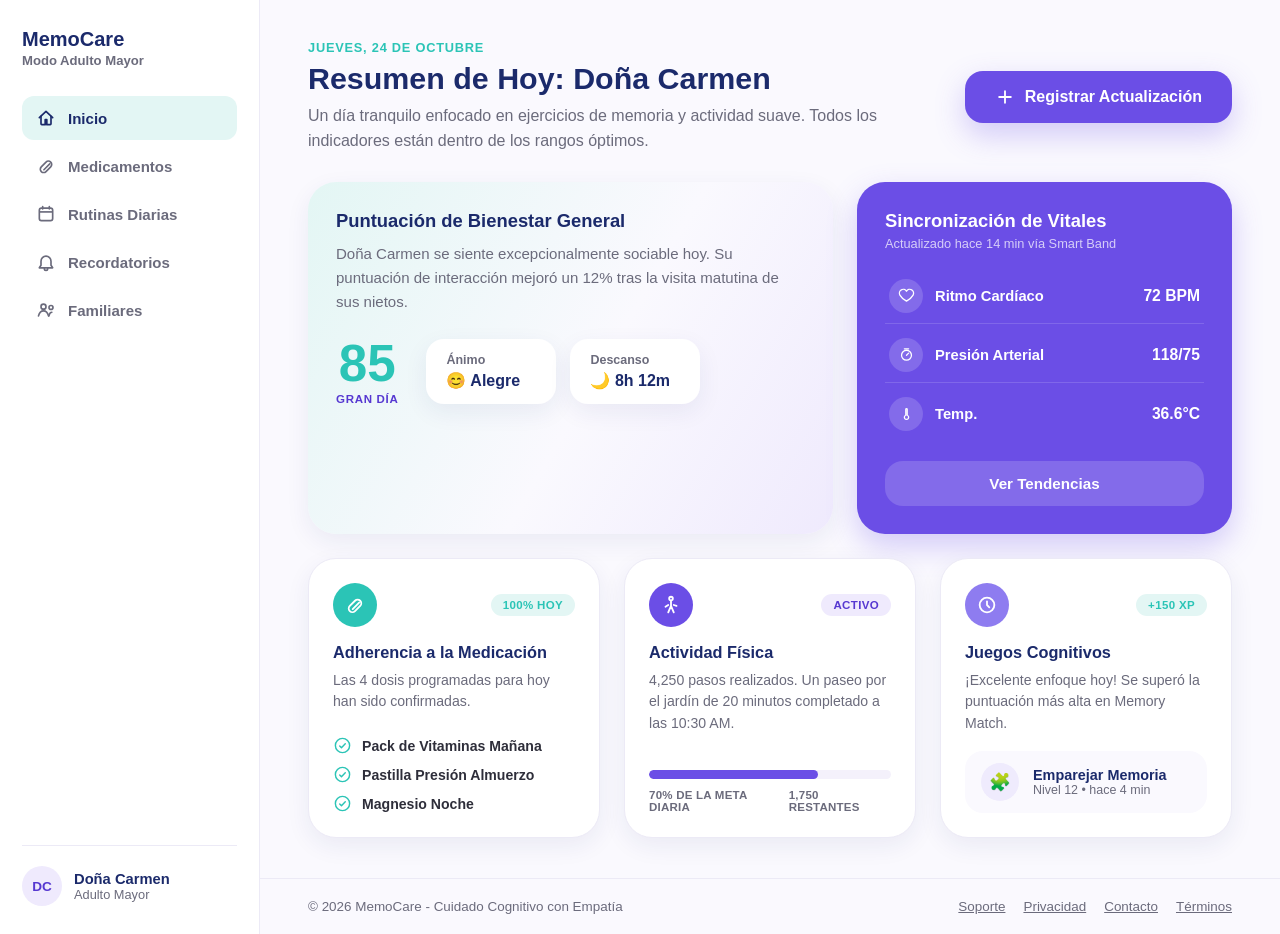
<file: assets/components/adulto-mayor/dashboard-adulto-mayor/dashboard-adulto-mayor.html>
<!DOCTYPE html>
<html lang="es">
<head>
<meta charset="UTF-8">
<meta name="viewport" content="width=device-width, initial-scale=1.0">
<title>MemoCare — Resumen de Hoy</title>
<link rel="icon" href="../../../favicon.ico">
<link rel="stylesheet" href="../../../styles/styles.css">
<link rel="stylesheet" href="../../cuidador/dashboard-cuidador/dashboard.css">
<link rel="stylesheet" href="./dashboard-adulto-mayor.css">
</head>
<body>

<div class="panel-cuidador">

  <aside class="barra-lateral">

    <div class="barra-lateral__marca">
      <span class="barra-lateral__nombre">MemoCare</span>
      <span class="barra-lateral__subtitulo">Modo Adulto Mayor</span>
    </div>

    <nav class="barra-lateral__nav" aria-label="Navegación del panel">
      <a href="./dashboard-adulto-mayor.html" class="barra-lateral__enlace barra-lateral__enlace--activo">
        <svg viewBox="0 0 24 24" fill="none" aria-hidden="true"><path d="M4 11.5L12 4l8 7.5" stroke="currentColor" stroke-width="2" stroke-linecap="round" stroke-linejoin="round"/><path d="M6 10v9a1 1 0 0 0 1 1h4v-6h2v6h4a1 1 0 0 0 1-1v-9" stroke="currentColor" stroke-width="2" stroke-linecap="round" stroke-linejoin="round"/></svg>
        Inicio
      </a>
      <a href="../medicamentos-adulto-mayor/medicamentos-adulto-mayor.html" class="barra-lateral__enlace">
        <svg viewBox="0 0 24 24" fill="none" aria-hidden="true"><rect x="4" y="9" width="16" height="8" rx="4" transform="rotate(-45 12 13)" stroke="currentColor" stroke-width="2"/><path d="M9.5 16.5l7-7" stroke="currentColor" stroke-width="2" stroke-linecap="round"/></svg>
        Medicamentos
      </a>
      <a href="../rutina-adulto-mayor/rutina-adulto-mayor.html" class="barra-lateral__enlace">
        <svg viewBox="0 0 24 24" fill="none" aria-hidden="true"><rect x="4" y="5" width="16" height="15" rx="2.5" stroke="currentColor" stroke-width="2"/><path d="M4 9.5h16" stroke="currentColor" stroke-width="2"/><path d="M8 3v3M16 3v3" stroke="currentColor" stroke-width="2" stroke-linecap="round"/></svg>
        Rutinas Diarias
      </a>
      <a href="../recordatorios-adulto-mayor/recordatorios-adulto-mayor.html" class="barra-lateral__enlace">
        <svg viewBox="0 0 24 24" fill="none" aria-hidden="true"><path d="M18 16v-5a6 6 0 1 0-12 0v5l-2 3h16l-2-3z" stroke="currentColor" stroke-width="2" stroke-linejoin="round"/><path d="M10 20a2 2 0 0 0 4 0" stroke="currentColor" stroke-width="2" stroke-linecap="round"/></svg>
        Recordatorios
      </a>
      <a href="../familiares/familiares.html" class="barra-lateral__enlace">
        <svg viewBox="0 0 24 24" fill="none" aria-hidden="true"><circle cx="9" cy="8" r="3" stroke="currentColor" stroke-width="2"/><path d="M3 19c1-4 3-6 6-6s5 2 6 6" stroke="currentColor" stroke-width="2" stroke-linecap="round"/><circle cx="18" cy="9" r="2.4" stroke="currentColor" stroke-width="2"/><path d="M15.5 19c.6-2.8 2-4.3 3.5-4.3" stroke="currentColor" stroke-width="2" stroke-linecap="round"/></svg>
        Familiares
      </a>
    </nav>

    <div class="barra-lateral__perfil">
      <div class="barra-lateral__perfil-avatar">DC</div>
      <div>
        <p class="barra-lateral__perfil-nombre">Doña Carmen</p>
        <p class="barra-lateral__perfil-rol">Adulto Mayor</p>
      </div>
    </div>

  </aside>

  <div class="columna-principal">

  <main class="contenido">

    <div class="resumen__encabezado">
      <div>
        <p class="resumen__fecha">JUEVES, 24 DE OCTUBRE</p>
        <h1 class="resumen__titulo">Resumen de Hoy: Doña Carmen</h1>
        <p class="resumen__subtitulo">Un día tranquilo enfocado en ejercicios de memoria y actividad suave. Todos los indicadores están dentro de los rangos óptimos.</p>
      </div>
      <button class="boton boton--morado" type="button" id="boton-registrar-actualizacion" aria-haspopup="dialog" aria-controls="modal-actualizacion">
        <svg viewBox="0 0 24 24" fill="none" aria-hidden="true" class="boton__icono"><path d="M12 5v14M5 12h14" stroke="white" stroke-width="2.2" stroke-linecap="round"/></svg>
        Registrar Actualización
      </button>
    </div>

    <div class="resumen__fila-principal">

      <section class="tarjeta-bienestar">
        <h2 class="tarjeta-bienestar__titulo">Puntuación de Bienestar General</h2>
        <p class="tarjeta-bienestar__texto">Doña Carmen se siente excepcionalmente sociable hoy. Su puntuación de interacción mejoró un 12% tras la visita matutina de sus nietos.</p>

        <div class="tarjeta-bienestar__cuerpo">
          <div class="tarjeta-bienestar__puntuacion">
            <span class="tarjeta-bienestar__numero">85</span>
            <span class="tarjeta-bienestar__etiqueta">GRAN DÍA</span>
          </div>

          <div class="tarjeta-bienestar__detalles">
            <div class="detalle-bienestar">
              <p class="detalle-bienestar__titulo">Ánimo</p>
              <p class="detalle-bienestar__valor">😊 Alegre</p>
            </div>
            <div class="detalle-bienestar">
              <p class="detalle-bienestar__titulo">Descanso</p>
              <p class="detalle-bienestar__valor">🌙 8h 12m</p>
            </div>
          </div>
        </div>
      </section>

      <section class="tarjeta-vitales">
        <h2 class="tarjeta-vitales__titulo">Sincronización de Vitales</h2>
        <p class="tarjeta-vitales__actualizado" id="vitales-actualizado">Actualizado hace 14 min vía Smart Band</p>

        <ul class="tarjeta-vitales__lista" id="vitales-resumen">
          <li class="vital-item">
            <span class="vital-item__icono">
              <svg viewBox="0 0 24 24" fill="none" aria-hidden="true"><path d="M12 20s-7-4.3-9.3-8.6A5 5 0 0 1 12 6a5 5 0 0 1 9.3 5.4C19 15.7 12 20 12 20z" stroke="white" stroke-width="1.8" stroke-linejoin="round"/></svg>
            </span>
            <span class="vital-item__nombre">Ritmo Cardíaco</span>
            <span class="vital-item__valor" id="valor-ritmo">72 BPM</span>
          </li>
          <li class="vital-item">
            <span class="vital-item__icono">
              <svg viewBox="0 0 24 24" fill="none" aria-hidden="true"><circle cx="12" cy="13" r="7" stroke="white" stroke-width="1.8"/><path d="M12 13l3-3" stroke="white" stroke-width="1.8" stroke-linecap="round"/><path d="M9 4h6" stroke="white" stroke-width="1.8" stroke-linecap="round"/></svg>
            </span>
            <span class="vital-item__nombre">Presión Arterial</span>
            <span class="vital-item__valor" id="valor-presion">118/75</span>
          </li>
          <li class="vital-item">
            <span class="vital-item__icono">
              <svg viewBox="0 0 24 24" fill="none" aria-hidden="true"><path d="M11 14.5V6a1 1 0 1 1 2 0v8.5a3 3 0 1 1-2 0z" stroke="white" stroke-width="1.8" stroke-linejoin="round"/></svg>
            </span>
            <span class="vital-item__nombre">Temp.</span>
            <span class="vital-item__valor" id="valor-temp">36.6°C</span>
          </li>
        </ul>

        <button class="tarjeta-vitales__boton" type="button" id="boton-ver-tendencias" aria-haspopup="dialog" aria-controls="modal-tendencias">Ver Tendencias</button>
      </section>

    </div>

    <div class="resumen__grid-secundario">

      <article class="tarjeta-secundaria">
        <div class="tarjeta-secundaria__encabezado">
          <span class="tarjeta-secundaria__icono tarjeta-secundaria__icono--turquesa">
            <svg viewBox="0 0 24 24" fill="none" aria-hidden="true"><rect x="4" y="9" width="16" height="8" rx="4" transform="rotate(-45 12 13)" stroke="white" stroke-width="2"/><path d="M9.5 16.5l7-7" stroke="white" stroke-width="2" stroke-linecap="round"/></svg>
          </span>
          <span class="etiqueta-secundaria etiqueta-secundaria--exito">100% HOY</span>
        </div>
        <h3 class="tarjeta-secundaria__titulo">Adherencia a la Medicación</h3>
        <p class="tarjeta-secundaria__texto">Las 4 dosis programadas para hoy han sido confirmadas.</p>
        <ul class="lista-check">
          <li class="lista-check__item">
            <svg viewBox="0 0 24 24" fill="none" aria-hidden="true"><circle cx="12" cy="12" r="9" stroke="currentColor" stroke-width="1.8"/><path d="M8.5 12.5l2.2 2.2 4.8-5" stroke="currentColor" stroke-width="1.8" stroke-linecap="round" stroke-linejoin="round"/></svg>
            Pack de Vitaminas Mañana
          </li>
          <li class="lista-check__item">
            <svg viewBox="0 0 24 24" fill="none" aria-hidden="true"><circle cx="12" cy="12" r="9" stroke="currentColor" stroke-width="1.8"/><path d="M8.5 12.5l2.2 2.2 4.8-5" stroke="currentColor" stroke-width="1.8" stroke-linecap="round" stroke-linejoin="round"/></svg>
            Pastilla Presión Almuerzo
          </li>
          <li class="lista-check__item">
            <svg viewBox="0 0 24 24" fill="none" aria-hidden="true"><circle cx="12" cy="12" r="9" stroke="currentColor" stroke-width="1.8"/><path d="M8.5 12.5l2.2 2.2 4.8-5" stroke="currentColor" stroke-width="1.8" stroke-linecap="round" stroke-linejoin="round"/></svg>
            Magnesio Noche
          </li>
        </ul>
      </article>

      <article class="tarjeta-secundaria">
        <div class="tarjeta-secundaria__encabezado">
          <span class="tarjeta-secundaria__icono tarjeta-secundaria__icono--morado">
            <svg viewBox="0 0 24 24" fill="none" aria-hidden="true"><circle cx="12" cy="5" r="2" stroke="white" stroke-width="2"/><path d="M12 8v5l-3 7M12 13l3 7M9 12l-3 2M15 12l3 1" stroke="white" stroke-width="2" stroke-linecap="round" stroke-linejoin="round"/></svg>
          </span>
          <span class="etiqueta-secundaria etiqueta-secundaria--morada">ACTIVO</span>
        </div>
        <h3 class="tarjeta-secundaria__titulo">Actividad Física</h3>
        <p class="tarjeta-secundaria__texto">4,250 pasos realizados. Un paseo por el jardín de 20 minutos completado a las 10:30 AM.</p>
        <div class="barra-actividad">
          <div class="barra-actividad__progreso" style="width: 70%;"></div>
        </div>
        <div class="barra-actividad__pie">
          <span>70% DE LA META DIARIA</span>
          <span>1,750 RESTANTES</span>
        </div>
      </article>

      <article class="tarjeta-secundaria">
        <div class="tarjeta-secundaria__encabezado">
          <span class="tarjeta-secundaria__icono tarjeta-secundaria__icono--lavanda">
            <svg viewBox="0 0 24 24" fill="none" aria-hidden="true"><circle cx="12" cy="12" r="8" stroke="white" stroke-width="2"/><path d="M12 8v4l2.5 2.5" stroke="white" stroke-width="2" stroke-linecap="round" stroke-linejoin="round"/></svg>
          </span>
          <span class="etiqueta-secundaria etiqueta-secundaria--exito">+150 XP</span>
        </div>
        <h3 class="tarjeta-secundaria__titulo">Juegos Cognitivos</h3>
        <p class="tarjeta-secundaria__texto">¡Excelente enfoque hoy! Se superó la puntuación más alta en Memory Match.</p>
        <div class="mini-juego">
          <span class="mini-juego__icono">🧩</span>
          <div>
            <p class="mini-juego__nombre">Emparejar Memoria</p>
            <p class="mini-juego__detalle">Nivel 12 • hace 4 min</p>
          </div>
        </div>
      </article>

    </div>

  </main>

    <footer class="pie-dashboard">
      <p>© 2026 MemoCare - Cuidado Cognitivo con Empatía</p>
      <nav class="pie-dashboard__enlaces" aria-label="Enlaces del pie de página">
        <a href="#">Soporte</a>
        <a href="#">Privacidad</a>
        <a href="#">Contacto</a>
        <a href="#">Términos</a>
      </nav>
    </footer>

  </div>

</div>

<div class="modal-paciente" id="modal-actualizacion" aria-hidden="true">
  <div class="modal-paciente__overlay" data-cerrar-modal-actualizacion></div>

  <div class="modal-paciente__caja" role="dialog" aria-modal="true" aria-labelledby="modal-actualizacion-titulo">
    <button class="modal-paciente__cerrar" type="button" aria-label="Cerrar" data-cerrar-modal-actualizacion>✕</button>

    <h2 class="modal-paciente__titulo" id="modal-actualizacion-titulo">Registrar Actualización</h2>

    <form class="modal-paciente__formulario" id="formulario-actualizacion" novalidate>
      <div class="tarjeta-formulario__fila">
        <div class="campo">
          <label for="actualizacion-ritmo">Ritmo Cardíaco (BPM)</label>
          <input type="number" id="actualizacion-ritmo" name="ritmo" min="30" max="220" required>
          <span class="campo__mensaje-error" data-error-para="actualizacion-ritmo">Ingresa un valor entre 30 y 220.</span>
        </div>
        <div class="campo">
          <label for="actualizacion-presion">Presión Arterial</label>
          <input type="text" id="actualizacion-presion" name="presion" placeholder="Ej. 118/75" pattern="^\d{2,3}\/\d{2,3}$" required>
          <span class="campo__mensaje-error" data-error-para="actualizacion-presion">Usa el formato sistólica/diastólica, ej. 118/75.</span>
        </div>
      </div>

      <div class="tarjeta-formulario__fila">
        <div class="campo">
          <label for="actualizacion-temp">Temperatura (°C)</label>
          <input type="number" id="actualizacion-temp" name="temp" step="0.1" min="34" max="42" required>
          <span class="campo__mensaje-error" data-error-para="actualizacion-temp">Ingresa un valor entre 34 y 42.</span>
        </div>
        <div class="campo">
          <label for="actualizacion-oxigeno">Saturación de Oxígeno (%)</label>
          <input type="number" id="actualizacion-oxigeno" name="oxigeno" min="70" max="100" required>
          <span class="campo__mensaje-error" data-error-para="actualizacion-oxigeno">Ingresa un valor entre 70 y 100.</span>
        </div>
      </div>

      <div class="campo">
        <label for="actualizacion-peso">Peso (kg)</label>
        <input type="number" id="actualizacion-peso" name="peso" step="0.1" min="30" max="200" required>
        <span class="campo__mensaje-error" data-error-para="actualizacion-peso">Ingresa un peso válido en kg.</span>
      </div>

      <button type="submit" class="boton boton--morado boton--ancho">Guardar Actualización</button>
      <p class="modal-paciente__feedback" id="actualizacion-feedback" role="status">¡Vitales actualizados correctamente!</p>
    </form>
  </div>
</div>

<div class="modal-paciente" id="modal-tendencias" aria-hidden="true">
  <div class="modal-paciente__overlay" data-cerrar-modal-tendencias></div>

  <div class="modal-paciente__caja" role="dialog" aria-modal="true" aria-labelledby="modal-tendencias-titulo">
    <button class="modal-paciente__cerrar" type="button" aria-label="Cerrar" data-cerrar-modal-tendencias>✕</button>

    <h2 class="modal-paciente__titulo" id="modal-tendencias-titulo">Tendencias de Vitales</h2>
    <p class="modal-tendencias__actualizado" id="tendencias-actualizado">Actualizado hace 14 min vía Smart Band</p>

    <ul class="modal-tendencias__lista" id="tendencias-lista">
      <li class="tendencia-item">
        <span class="tendencia-item__icono">
          <svg viewBox="0 0 24 24" fill="none" aria-hidden="true"><path d="M12 20s-7-4.3-9.3-8.6A5 5 0 0 1 12 6a5 5 0 0 1 9.3 5.4C19 15.7 12 20 12 20z" stroke="currentColor" stroke-width="1.8" stroke-linejoin="round"/></svg>
        </span>
        <div class="tendencia-item__info">
          <p class="tendencia-item__nombre">Ritmo Cardíaco</p>
          <p class="tendencia-item__estado">Dentro del rango normal (60-100 BPM)</p>
        </div>
        <span class="tendencia-item__valor" id="tendencia-ritmo">72 BPM</span>
      </li>
      <li class="tendencia-item">
        <span class="tendencia-item__icono">
          <svg viewBox="0 0 24 24" fill="none" aria-hidden="true"><circle cx="12" cy="13" r="7" stroke="currentColor" stroke-width="1.8"/><path d="M12 13l3-3" stroke="currentColor" stroke-width="1.8" stroke-linecap="round"/><path d="M9 4h6" stroke="currentColor" stroke-width="1.8" stroke-linecap="round"/></svg>
        </span>
        <div class="tendencia-item__info">
          <p class="tendencia-item__nombre">Presión Arterial</p>
          <p class="tendencia-item__estado">Óptima para su edad</p>
        </div>
        <span class="tendencia-item__valor" id="tendencia-presion">118/75</span>
      </li>
      <li class="tendencia-item">
        <span class="tendencia-item__icono">
          <svg viewBox="0 0 24 24" fill="none" aria-hidden="true"><path d="M11 14.5V6a1 1 0 1 1 2 0v8.5a3 3 0 1 1-2 0z" stroke="currentColor" stroke-width="1.8" stroke-linejoin="round"/></svg>
        </span>
        <div class="tendencia-item__info">
          <p class="tendencia-item__nombre">Temperatura</p>
          <p class="tendencia-item__estado">Sin signos de fiebre</p>
        </div>
        <span class="tendencia-item__valor" id="tendencia-temp">36.6°C</span>
      </li>
      <li class="tendencia-item">
        <span class="tendencia-item__icono">
          <svg viewBox="0 0 24 24" fill="none" aria-hidden="true"><path d="M12 3s5 5.5 5 9.5a5 5 0 1 1-10 0C7 8.5 12 3 12 3z" stroke="currentColor" stroke-width="1.8" stroke-linejoin="round"/></svg>
        </span>
        <div class="tendencia-item__info">
          <p class="tendencia-item__nombre">Saturación de Oxígeno</p>
          <p class="tendencia-item__estado">Buena oxigenación (≥95%)</p>
        </div>
        <span class="tendencia-item__valor" id="tendencia-oxigeno">97%</span>
      </li>
      <li class="tendencia-item">
        <span class="tendencia-item__icono">
          <svg viewBox="0 0 24 24" fill="none" aria-hidden="true"><rect x="4" y="10" width="16" height="10" rx="3" stroke="currentColor" stroke-width="1.8"/><circle cx="12" cy="6" r="2.4" stroke="currentColor" stroke-width="1.8"/></svg>
        </span>
        <div class="tendencia-item__info">
          <p class="tendencia-item__nombre">Peso</p>
          <p class="tendencia-item__estado">Estable respecto al mes pasado</p>
        </div>
        <span class="tendencia-item__valor" id="tendencia-peso">68 kg</span>
      </li>
    </ul>
  </div>
</div>

<script src="./dashboard-adulto-mayor.js"></script>
</body>
</html>
</file>
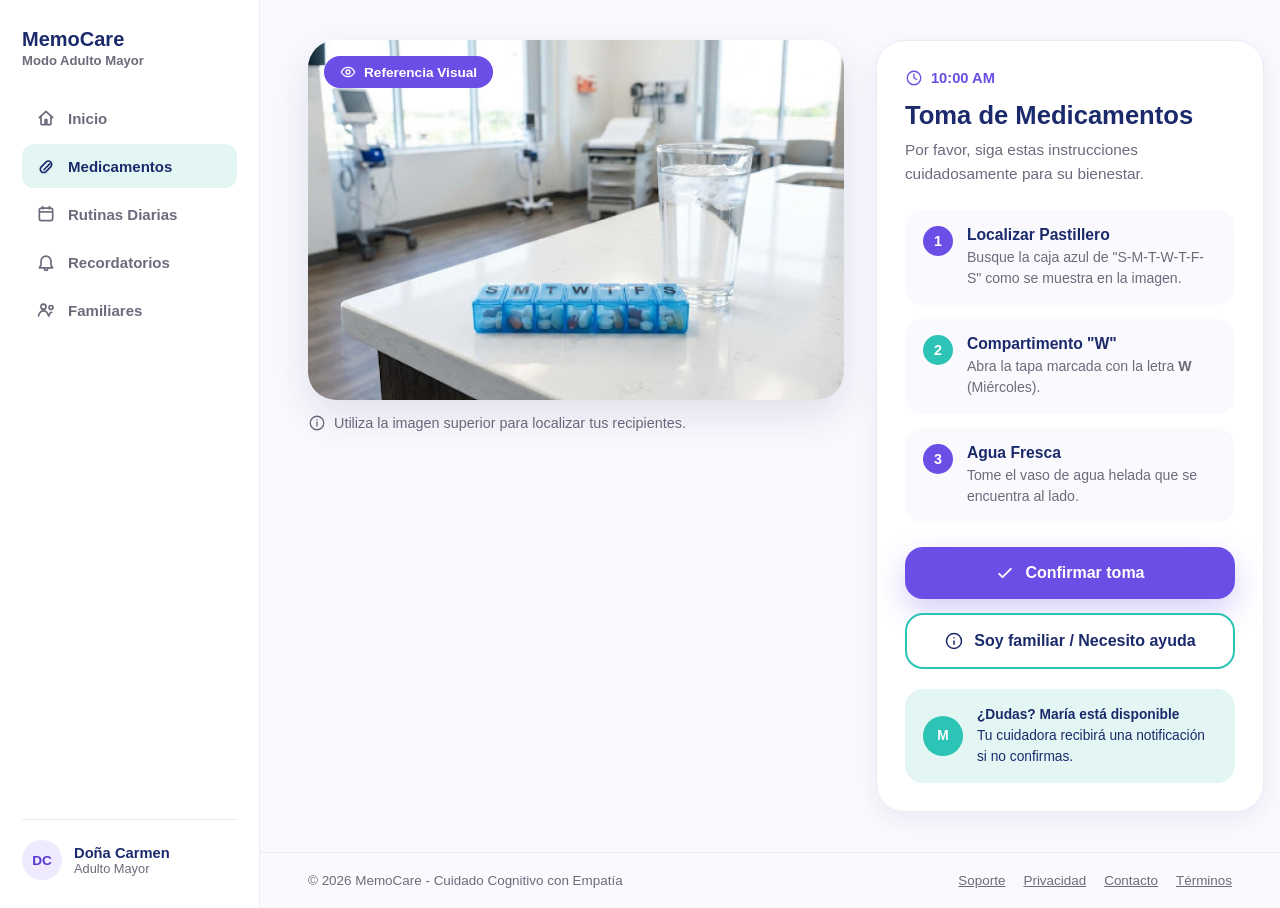
<file: assets/components/adulto-mayor/medicamentos-adulto-mayor/medicamentos-adulto-mayor.html>
<!DOCTYPE html>
<html lang="es">
<head>
<meta charset="UTF-8">
<meta name="viewport" content="width=device-width, initial-scale=1.0">
<title>MemoCare — Medicamentos</title>
<link rel="icon" href="../../../favicon.ico">
<link rel="stylesheet" href="../../../styles/styles.css">
<link rel="stylesheet" href="../../cuidador/dashboard-cuidador/dashboard.css">
<link rel="stylesheet" href="./medicamentos-adulto-mayor.css">
</head>
<body>

<div class="panel-cuidador">

  <aside class="barra-lateral">

    <div class="barra-lateral__marca">
      <span class="barra-lateral__nombre">MemoCare</span>
      <span class="barra-lateral__subtitulo">Modo Adulto Mayor</span>
    </div>

    <nav class="barra-lateral__nav" aria-label="Navegación del panel">
      <a href="../dashboard-adulto-mayor/dashboard-adulto-mayor.html" class="barra-lateral__enlace">
        <svg viewBox="0 0 24 24" fill="none" aria-hidden="true"><path d="M4 11.5L12 4l8 7.5" stroke="currentColor" stroke-width="2" stroke-linecap="round" stroke-linejoin="round"/><path d="M6 10v9a1 1 0 0 0 1 1h4v-6h2v6h4a1 1 0 0 0 1-1v-9" stroke="currentColor" stroke-width="2" stroke-linecap="round" stroke-linejoin="round"/></svg>
        Inicio
      </a>
      <a href="./medicamentos-adulto-mayor.html" class="barra-lateral__enlace barra-lateral__enlace--activo">
        <svg viewBox="0 0 24 24" fill="none" aria-hidden="true"><rect x="4" y="9" width="16" height="8" rx="4" transform="rotate(-45 12 13)" stroke="currentColor" stroke-width="2"/><path d="M9.5 16.5l7-7" stroke="currentColor" stroke-width="2" stroke-linecap="round"/></svg>
        Medicamentos
      </a>
      <a href="../rutina-adulto-mayor/rutina-adulto-mayor.html" class="barra-lateral__enlace">
        <svg viewBox="0 0 24 24" fill="none" aria-hidden="true"><rect x="4" y="5" width="16" height="15" rx="2.5" stroke="currentColor" stroke-width="2"/><path d="M4 9.5h16" stroke="currentColor" stroke-width="2"/><path d="M8 3v3M16 3v3" stroke="currentColor" stroke-width="2" stroke-linecap="round"/></svg>
        Rutinas Diarias
      </a>
      <a href="../recordatorios-adulto-mayor/recordatorios-adulto-mayor.html" class="barra-lateral__enlace">
        <svg viewBox="0 0 24 24" fill="none" aria-hidden="true"><path d="M18 16v-5a6 6 0 1 0-12 0v5l-2 3h16l-2-3z" stroke="currentColor" stroke-width="2" stroke-linejoin="round"/><path d="M10 20a2 2 0 0 0 4 0" stroke="currentColor" stroke-width="2" stroke-linecap="round"/></svg>
        Recordatorios
      </a>
      <a href="../familiares/familiares.html" class="barra-lateral__enlace">
        <svg viewBox="0 0 24 24" fill="none" aria-hidden="true"><circle cx="9" cy="8" r="3" stroke="currentColor" stroke-width="2"/><path d="M3 19c1-4 3-6 6-6s5 2 6 6" stroke="currentColor" stroke-width="2" stroke-linecap="round"/><circle cx="18" cy="9" r="2.4" stroke="currentColor" stroke-width="2"/><path d="M15.5 19c.6-2.8 2-4.3 3.5-4.3" stroke="currentColor" stroke-width="2" stroke-linecap="round"/></svg>
        Familiares
      </a>
    </nav>

    <div class="barra-lateral__perfil">
      <div class="barra-lateral__perfil-avatar">DC</div>
      <div>
        <p class="barra-lateral__perfil-nombre">Doña Carmen</p>
        <p class="barra-lateral__perfil-rol">Adulto Mayor</p>
      </div>
    </div>

  </aside>

  <div class="columna-principal">

  <main class="contenido">

    <div class="medicamentos__grid">

      <section class="referencia">
        <div class="referencia__imagen">
          <span class="referencia__etiqueta">
            <svg viewBox="0 0 24 24" fill="none" aria-hidden="true"><circle cx="12" cy="12" r="3" stroke="white" stroke-width="2"/><path d="M2 12s3.5-7 10-7 10 7 10 7-3.5 7-10 7-10-7-10-7z" stroke="white" stroke-width="2"/></svg>
            Referencia Visual
          </span>
          <img src="../../../images/pastillero.png" alt="Pastillero azul de días de la semana junto a un vaso de agua sobre una mesa">
        </div>
        <p class="referencia__ayuda">
          <svg viewBox="0 0 24 24" fill="none" aria-hidden="true"><circle cx="12" cy="12" r="9" stroke="currentColor" stroke-width="1.8"/><path d="M12 11v5" stroke="currentColor" stroke-width="1.8" stroke-linecap="round"/><circle cx="12" cy="8" r="1" fill="currentColor"/></svg>
          Utiliza la imagen superior para localizar tus recipientes.
        </p>
      </section>

      <section class="instrucciones">

        <div class="instrucciones__hora">
          <svg viewBox="0 0 24 24" fill="none" aria-hidden="true"><circle cx="12" cy="12" r="9" stroke="currentColor" stroke-width="1.8"/><path d="M12 7v5l3.5 2" stroke="currentColor" stroke-width="1.8" stroke-linecap="round" stroke-linejoin="round"/></svg>
          10:00 AM
        </div>

        <h1 class="instrucciones__titulo">Toma de Medicamentos</h1>
        <p class="instrucciones__subtitulo">Por favor, siga estas instrucciones cuidadosamente para su bienestar.</p>

        <ol class="pasos">
          <li class="pasos__item">
            <span class="pasos__numero">1</span>
            <div class="pasos__texto">
              <p class="pasos__titulo">Localizar Pastillero</p>
              <p class="pasos__detalle">Busque la caja azul de "S-M-T-W-T-F-S" como se muestra en la imagen.</p>
            </div>
          </li>
          <li class="pasos__item">
            <span class="pasos__numero">2</span>
            <div class="pasos__texto">
              <p class="pasos__titulo">Compartimento "W"</p>
              <p class="pasos__detalle">Abra la tapa marcada con la letra <strong>W</strong> (Miércoles).</p>
            </div>
          </li>
          <li class="pasos__item">
            <span class="pasos__numero">3</span>
            <div class="pasos__texto">
              <p class="pasos__titulo">Agua Fresca</p>
              <p class="pasos__detalle">Tome el vaso de agua helada que se encuentra al lado.</p>
            </div>
          </li>
        </ol>

        <button class="boton boton--morado boton--ancho" type="button" id="boton-confirmar-toma">
          <svg viewBox="0 0 24 24" fill="none" aria-hidden="true" class="boton__icono"><path d="M5 13l4 4L19 7" stroke="white" stroke-width="2.2" stroke-linecap="round" stroke-linejoin="round"/></svg>
          Confirmar toma
        </button>

        <button class="boton boton--contorno boton--ancho" type="button" id="boton-soy-familiar">
          <svg viewBox="0 0 24 24" fill="none" aria-hidden="true" class="boton__icono"><circle cx="12" cy="12" r="9" stroke="currentColor" stroke-width="1.8"/><path d="M12 16v-4M12 8h.01" stroke="currentColor" stroke-width="1.8" stroke-linecap="round"/></svg>
          Soy familiar / Necesito ayuda
        </button>

        <div class="instrucciones__aviso">
          <div class="instrucciones__aviso-avatar">M</div>
          <p>
            <strong>¿Dudas? María está disponible</strong><br>
            Tu cuidadora recibirá una notificación si no confirmas.
          </p>
        </div>

      </section>

    </div>

  </main>

    <footer class="pie-dashboard">
      <p>© 2026 MemoCare - Cuidado Cognitivo con Empatía</p>
      <nav class="pie-dashboard__enlaces" aria-label="Enlaces del pie de página">
        <a href="#">Soporte</a>
        <a href="#">Privacidad</a>
        <a href="#">Contacto</a>
        <a href="#">Términos</a>
      </nav>
    </footer>

  </div>

</div>

<div class="notificacion" id="notificacion" role="status" aria-live="polite">
  <span class="notificacion__icono" id="notificacion-icono"></span>
  <p class="notificacion__texto" id="notificacion-texto"></p>
</div>

<script src="./medicamentos-adulto-mayor.js"></script>
</body>
</html>
</file>
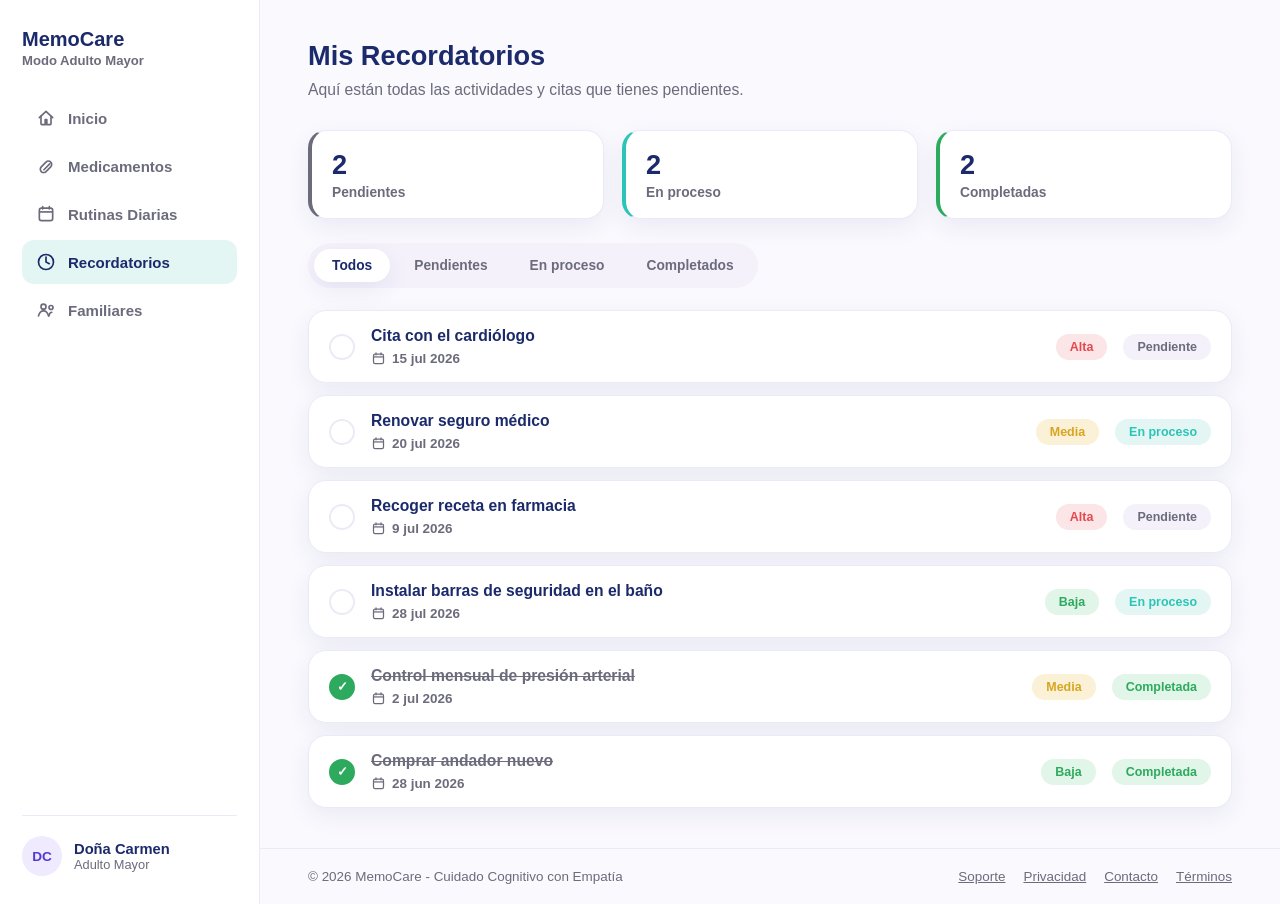
<file: assets/components/adulto-mayor/recordatorios-adulto-mayor/recordatorios-adulto-mayor.html>
<!DOCTYPE html>
<html lang="es">
<head>
<meta charset="UTF-8">
<meta name="viewport" content="width=device-width, initial-scale=1.0">
<title>MemoCare — Recordatorios</title>
<link rel="icon" href="../../../favicon.ico">
<link rel="stylesheet" href="../../../styles/styles.css">
<link rel="stylesheet" href="../../cuidador/dashboard-cuidador/dashboard.css">
<link rel="stylesheet" href="./recordatorios-adulto-mayor.css">
</head>
<body>

<div class="panel-cuidador">

  <aside class="barra-lateral">

    <div class="barra-lateral__marca">
      <span class="barra-lateral__nombre">MemoCare</span>
      <span class="barra-lateral__subtitulo">Modo Adulto Mayor</span>
    </div>

    <nav class="barra-lateral__nav" aria-label="Navegación del panel">
      <a href="../dashboard-adulto-mayor/dashboard-adulto-mayor.html" class="barra-lateral__enlace">
        <svg viewBox="0 0 24 24" fill="none" aria-hidden="true"><path d="M4 11.5L12 4l8 7.5" stroke="currentColor" stroke-width="2" stroke-linecap="round" stroke-linejoin="round"/><path d="M6 10v9a1 1 0 0 0 1 1h4v-6h2v6h4a1 1 0 0 0 1-1v-9" stroke="currentColor" stroke-width="2" stroke-linecap="round" stroke-linejoin="round"/></svg>
        Inicio
      </a>
      <a href="../medicamentos-adulto-mayor/medicamentos-adulto-mayor.html" class="barra-lateral__enlace">
        <svg viewBox="0 0 24 24" fill="none" aria-hidden="true"><rect x="4" y="9" width="16" height="8" rx="4" transform="rotate(-45 12 13)" stroke="currentColor" stroke-width="2"/><path d="M9.5 16.5l7-7" stroke="currentColor" stroke-width="2" stroke-linecap="round"/></svg>
        Medicamentos
      </a>
      <a href="../rutina-adulto-mayor/rutina-adulto-mayor.html" class="barra-lateral__enlace">
        <svg viewBox="0 0 24 24" fill="none" aria-hidden="true"><rect x="4" y="5" width="16" height="15" rx="2.5" stroke="currentColor" stroke-width="2"/><path d="M4 9.5h16" stroke="currentColor" stroke-width="2"/><path d="M8 3v3M16 3v3" stroke="currentColor" stroke-width="2" stroke-linecap="round"/></svg>
        Rutinas Diarias
      </a>
      <a href="./recordatorios-adulto-mayor.html" class="barra-lateral__enlace barra-lateral__enlace--activo">
        <svg viewBox="0 0 24 24" fill="none" aria-hidden="true"><path d="M12 6v6l4 2" stroke="currentColor" stroke-width="2" stroke-linecap="round" stroke-linejoin="round"/><circle cx="12" cy="12" r="9" stroke="currentColor" stroke-width="2"/></svg>
        Recordatorios
      </a>
      <a href="../familiares/familiares.html" class="barra-lateral__enlace">
        <svg viewBox="0 0 24 24" fill="none" aria-hidden="true"><circle cx="9" cy="8" r="3" stroke="currentColor" stroke-width="2"/><path d="M3 19c1-4 3-6 6-6s5 2 6 6" stroke="currentColor" stroke-width="2" stroke-linecap="round"/><circle cx="18" cy="9" r="2.4" stroke="currentColor" stroke-width="2"/><path d="M15.5 19c.6-2.8 2-4.3 3.5-4.3" stroke="currentColor" stroke-width="2" stroke-linecap="round"/></svg>
        Familiares
      </a>
    </nav>

    <div class="barra-lateral__perfil">
      <div class="barra-lateral__perfil-avatar">DC</div>
      <div>
        <p class="barra-lateral__perfil-nombre">Doña Carmen</p>
        <p class="barra-lateral__perfil-rol">Adulto Mayor</p>
      </div>
    </div>

  </aside>

  <div class="columna-principal">

    <main class="contenido">

      <div class="recordatorios__encabezado">
        <div>
          <h1 class="recordatorios__titulo">Mis Recordatorios</h1>
          <p class="recordatorios__subtitulo">Aquí están todas las actividades y citas que tienes pendientes.</p>
        </div>
      </div>

      <div class="tareas__resumen">
        <div class="resumen-estado resumen-estado--pendiente">
          <span class="resumen-estado__numero" id="contador-pendientes">0</span>
          <span class="resumen-estado__texto">Pendientes</span>
        </div>
        <div class="resumen-estado resumen-estado--proceso">
          <span class="resumen-estado__numero" id="contador-proceso">0</span>
          <span class="resumen-estado__texto">En proceso</span>
        </div>
        <div class="resumen-estado resumen-estado--completada">
          <span class="resumen-estado__numero" id="contador-completadas">0</span>
          <span class="resumen-estado__texto">Completadas</span>
        </div>
      </div>

      <div class="tareas__filtros" role="tablist" aria-label="Filtrar recordatorios por estado">
        <button class="tareas__filtro tareas__filtro--activo" type="button" data-filtro="todas">Todos</button>
        <button class="tareas__filtro" type="button" data-filtro="pendiente">Pendientes</button>
        <button class="tareas__filtro" type="button" data-filtro="proceso">En proceso</button>
        <button class="tareas__filtro" type="button" data-filtro="completada">Completados</button>
      </div>

      <ul class="tareas__lista" id="lista-tareas">

        <li class="tarea" data-estado="pendiente" data-prioridad="alta">
          <label class="tarea__casilla">
            <input type="checkbox">
            <span class="tarea__casilla-visual"></span>
          </label>
          <div class="tarea__info">
            <p class="tarea__titulo">Cita con el cardiólogo</p>
            <div class="tarea__meta">
              <span class="tarea__fecha">
                <svg viewBox="0 0 24 24" fill="none" aria-hidden="true"><rect x="4" y="5" width="16" height="15" rx="2.5" stroke="currentColor" stroke-width="2"/><path d="M4 9.5h16" stroke="currentColor" stroke-width="2"/><path d="M8 3v3M16 3v3" stroke="currentColor" stroke-width="2" stroke-linecap="round"/></svg>
                15 jul 2026
              </span>
            </div>
          </div>
          <span class="tarea__prioridad tarea__prioridad--alta">Alta</span>
          <span class="tarea__estado tarea__estado--pendiente">Pendiente</span>
        </li>

        <li class="tarea" data-estado="proceso" data-prioridad="media">
          <label class="tarea__casilla">
            <input type="checkbox">
            <span class="tarea__casilla-visual"></span>
          </label>
          <div class="tarea__info">
            <p class="tarea__titulo">Renovar seguro médico</p>
            <div class="tarea__meta">
              <span class="tarea__fecha">
                <svg viewBox="0 0 24 24" fill="none" aria-hidden="true"><rect x="4" y="5" width="16" height="15" rx="2.5" stroke="currentColor" stroke-width="2"/><path d="M4 9.5h16" stroke="currentColor" stroke-width="2"/><path d="M8 3v3M16 3v3" stroke="currentColor" stroke-width="2" stroke-linecap="round"/></svg>
                20 jul 2026
              </span>
            </div>
          </div>
          <span class="tarea__prioridad tarea__prioridad--media">Media</span>
          <span class="tarea__estado tarea__estado--proceso">En proceso</span>
        </li>

        <li class="tarea" data-estado="pendiente" data-prioridad="alta">
          <label class="tarea__casilla">
            <input type="checkbox">
            <span class="tarea__casilla-visual"></span>
          </label>
          <div class="tarea__info">
            <p class="tarea__titulo">Recoger receta en farmacia</p>
            <div class="tarea__meta">
              <span class="tarea__fecha">
                <svg viewBox="0 0 24 24" fill="none" aria-hidden="true"><rect x="4" y="5" width="16" height="15" rx="2.5" stroke="currentColor" stroke-width="2"/><path d="M4 9.5h16" stroke="currentColor" stroke-width="2"/><path d="M8 3v3M16 3v3" stroke="currentColor" stroke-width="2" stroke-linecap="round"/></svg>
                9 jul 2026
              </span>
            </div>
          </div>
          <span class="tarea__prioridad tarea__prioridad--alta">Alta</span>
          <span class="tarea__estado tarea__estado--pendiente">Pendiente</span>
        </li>

        <li class="tarea" data-estado="proceso" data-prioridad="baja">
          <label class="tarea__casilla">
            <input type="checkbox">
            <span class="tarea__casilla-visual"></span>
          </label>
          <div class="tarea__info">
            <p class="tarea__titulo">Instalar barras de seguridad en el baño</p>
            <div class="tarea__meta">
              <span class="tarea__fecha">
                <svg viewBox="0 0 24 24" fill="none" aria-hidden="true"><rect x="4" y="5" width="16" height="15" rx="2.5" stroke="currentColor" stroke-width="2"/><path d="M4 9.5h16" stroke="currentColor" stroke-width="2"/><path d="M8 3v3M16 3v3" stroke="currentColor" stroke-width="2" stroke-linecap="round"/></svg>
                28 jul 2026
              </span>
            </div>
          </div>
          <span class="tarea__prioridad tarea__prioridad--baja">Baja</span>
          <span class="tarea__estado tarea__estado--proceso">En proceso</span>
        </li>

        <li class="tarea tarea--completada" data-estado="completada" data-prioridad="media">
          <label class="tarea__casilla">
            <input type="checkbox" checked>
            <span class="tarea__casilla-visual"></span>
          </label>
          <div class="tarea__info">
            <p class="tarea__titulo">Control mensual de presión arterial</p>
            <div class="tarea__meta">
              <span class="tarea__fecha">
                <svg viewBox="0 0 24 24" fill="none" aria-hidden="true"><rect x="4" y="5" width="16" height="15" rx="2.5" stroke="currentColor" stroke-width="2"/><path d="M4 9.5h16" stroke="currentColor" stroke-width="2"/><path d="M8 3v3M16 3v3" stroke="currentColor" stroke-width="2" stroke-linecap="round"/></svg>
                2 jul 2026
              </span>
            </div>
          </div>
          <span class="tarea__prioridad tarea__prioridad--media">Media</span>
          <span class="tarea__estado tarea__estado--completada">Completada</span>
        </li>

        <li class="tarea tarea--completada" data-estado="completada" data-prioridad="baja">
          <label class="tarea__casilla">
            <input type="checkbox" checked>
            <span class="tarea__casilla-visual"></span>
          </label>
          <div class="tarea__info">
            <p class="tarea__titulo">Comprar andador nuevo</p>
            <div class="tarea__meta">
              <span class="tarea__fecha">
                <svg viewBox="0 0 24 24" fill="none" aria-hidden="true"><rect x="4" y="5" width="16" height="15" rx="2.5" stroke="currentColor" stroke-width="2"/><path d="M4 9.5h16" stroke="currentColor" stroke-width="2"/><path d="M8 3v3M16 3v3" stroke="currentColor" stroke-width="2" stroke-linecap="round"/></svg>
                28 jun 2026
              </span>
            </div>
          </div>
          <span class="tarea__prioridad tarea__prioridad--baja">Baja</span>
          <span class="tarea__estado tarea__estado--completada">Completada</span>
        </li>

      </ul>

    </main>

    <footer class="pie-dashboard">
      <p>© 2026 MemoCare - Cuidado Cognitivo con Empatía</p>
      <nav class="pie-dashboard__enlaces" aria-label="Enlaces del pie de página">
        <a href="#">Soporte</a>
        <a href="#">Privacidad</a>
        <a href="#">Contacto</a>
        <a href="#">Términos</a>
      </nav>
    </footer>

  </div>

</div>

<script src="./recordatorios-adulto-mayor.js"></script>
</body>
</html>
</file>
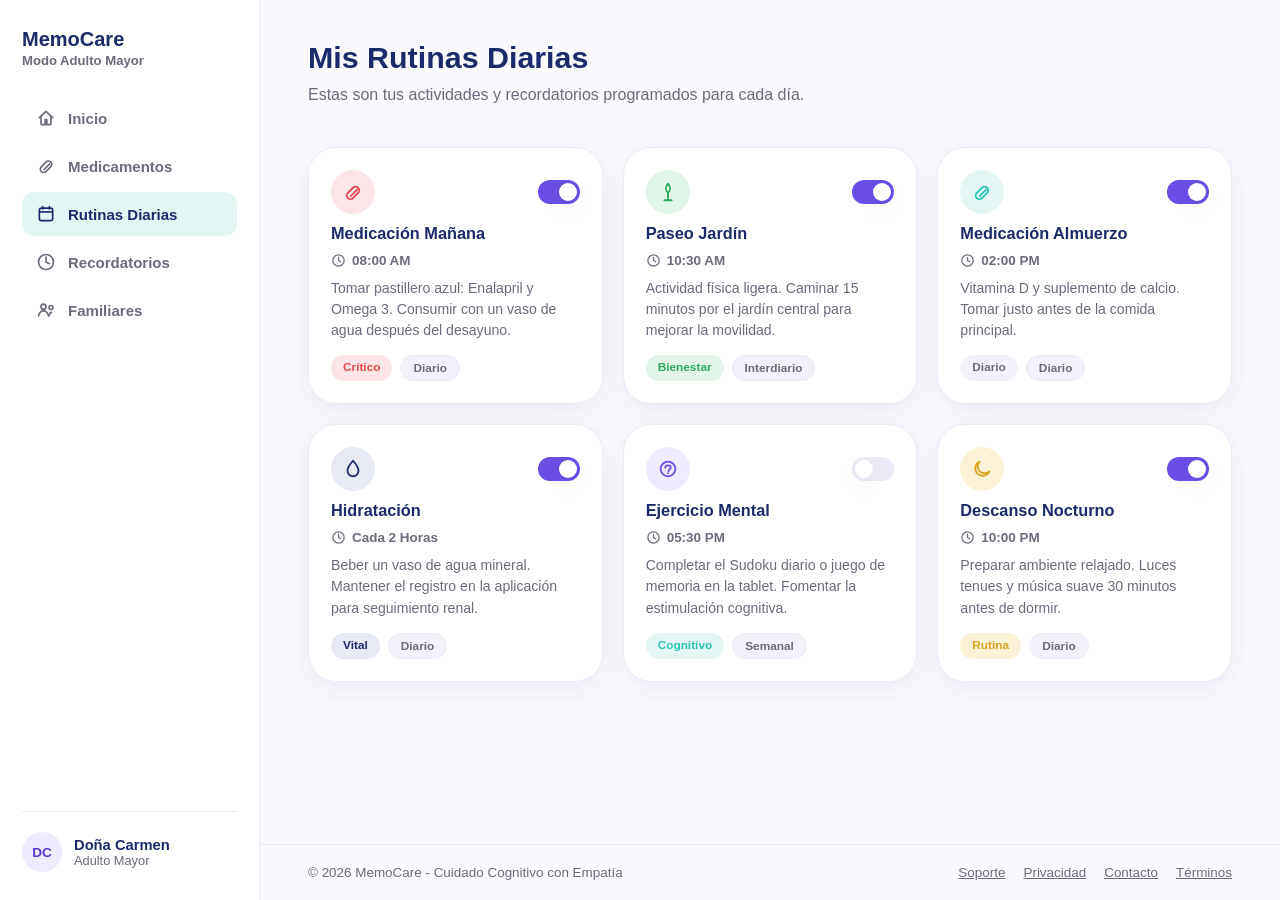
<file: assets/components/adulto-mayor/rutina-adulto-mayor/rutina-adulto-mayor.html>
<!DOCTYPE html>
<html lang="es">
<head>
<meta charset="UTF-8">
<meta name="viewport" content="width=device-width, initial-scale=1.0">
<title>MemoCare — Rutinas Diarias</title>
<link rel="icon" href="../../../favicon.ico">
<link rel="stylesheet" href="../../../styles/styles.css">
<link rel="stylesheet" href="./rutina-adulto-mayor.css">
</head>
<body>

<div class="panel-cuidador">

  <aside class="barra-lateral">

    <div class="barra-lateral__marca">
      <span class="barra-lateral__nombre">MemoCare</span>
      <span class="barra-lateral__subtitulo">Modo Adulto Mayor</span>
    </div>

    <nav class="barra-lateral__nav" aria-label="Navegación del panel">
      <a href="../dashboard-adulto-mayor/dashboard-adulto-mayor.html" class="barra-lateral__enlace">
        <svg viewBox="0 0 24 24" fill="none" aria-hidden="true"><path d="M4 11.5L12 4l8 7.5" stroke="currentColor" stroke-width="2" stroke-linecap="round" stroke-linejoin="round"/><path d="M6 10v9a1 1 0 0 0 1 1h4v-6h2v6h4a1 1 0 0 0 1-1v-9" stroke="currentColor" stroke-width="2" stroke-linecap="round" stroke-linejoin="round"/></svg>
        Inicio
      </a>
      <a href="../medicamentos-adulto-mayor/medicamentos-adulto-mayor.html" class="barra-lateral__enlace">
        <svg viewBox="0 0 24 24" fill="none" aria-hidden="true"><rect x="4" y="9" width="16" height="8" rx="4" transform="rotate(-45 12 13)" stroke="currentColor" stroke-width="2"/><path d="M9.5 16.5l7-7" stroke="currentColor" stroke-width="2" stroke-linecap="round"/></svg>
        Medicamentos
      </a>
      <a href="./rutina-adulto-mayor.html" class="barra-lateral__enlace barra-lateral__enlace--activo">
        <svg viewBox="0 0 24 24" fill="none" aria-hidden="true"><rect x="4" y="5" width="16" height="15" rx="2.5" stroke="currentColor" stroke-width="2"/><path d="M4 9.5h16" stroke="currentColor" stroke-width="2"/><path d="M8 3v3M16 3v3" stroke="currentColor" stroke-width="2" stroke-linecap="round"/></svg>
        Rutinas Diarias
      </a>
      <a href="../recordatorios-adulto-mayor/recordatorios-adulto-mayor.html" class="barra-lateral__enlace">
        <svg viewBox="0 0 24 24" fill="none" aria-hidden="true"><path d="M12 6v6l4 2" stroke="currentColor" stroke-width="2" stroke-linecap="round" stroke-linejoin="round"/><circle cx="12" cy="12" r="9" stroke="currentColor" stroke-width="2"/></svg>
        Recordatorios
      </a>
      <a href="../familiares/familiares.html" class="barra-lateral__enlace">
        <svg viewBox="0 0 24 24" fill="none" aria-hidden="true"><circle cx="9" cy="8" r="3" stroke="currentColor" stroke-width="2"/><path d="M3 19c1-4 3-6 6-6s5 2 6 6" stroke="currentColor" stroke-width="2" stroke-linecap="round"/><circle cx="18" cy="9" r="2.4" stroke="currentColor" stroke-width="2"/><path d="M15.5 19c.6-2.8 2-4.3 3.5-4.3" stroke="currentColor" stroke-width="2" stroke-linecap="round"/></svg>
        Familiares
      </a>
    </nav>

    <div class="barra-lateral__perfil">
      <div class="barra-lateral__perfil-avatar">DC</div>
      <div>
        <p class="barra-lateral__perfil-nombre">Doña Carmen</p>
        <p class="barra-lateral__perfil-rol">Adulto Mayor</p>
      </div>
    </div>

  </aside>

  <div class="columna-principal">

    <main class="contenido">

      <div class="contenido__encabezado">
        <div>
          <h1 class="contenido__saludo">Mis Rutinas Diarias</h1>
          <p class="contenido__subtitulo">Estas son tus actividades y recordatorios programados para cada día.</p>
        </div>
      </div>

      <section class="rutinas">
        <div class="rutinas__grid" id="lista-recordatorios">

          <article class="tarjeta-rutina">
            <div class="tarjeta-rutina__encabezado">
              <div class="tarjeta-rutina__icono tarjeta-rutina__icono--rojo">
                <svg viewBox="0 0 24 24" fill="none" aria-hidden="true"><rect x="4" y="9" width="16" height="8" rx="4" transform="rotate(-45 12 13)" stroke="currentColor" stroke-width="2"/><path d="M9.5 16.5l7-7" stroke="currentColor" stroke-width="2" stroke-linecap="round"/></svg>
              </div>
              <label class="interruptor">
                <input type="checkbox" checked>
                <span class="interruptor__riel"></span>
              </label>
            </div>
            <h3 class="tarjeta-rutina__titulo">Medicación Mañana</h3>
            <p class="tarjeta-rutina__hora">
              <svg viewBox="0 0 24 24" fill="none" aria-hidden="true"><circle cx="12" cy="12" r="9" stroke="currentColor" stroke-width="2"/><path d="M12 7v5l3.5 2" stroke="currentColor" stroke-width="2" stroke-linecap="round" stroke-linejoin="round"/></svg>
              08:00 AM
            </p>
            <p class="tarjeta-rutina__texto">Tomar pastillero azul: Enalapril y Omega 3. Consumir con un vaso de agua después del desayuno.</p>
            <div class="tarjeta-rutina__etiquetas">
              <span class="etiqueta-rutina etiqueta-rutina--critico">Crítico</span>
              <span class="etiqueta-rutina etiqueta-rutina--frecuencia">Diario</span>
            </div>
          </article>

          <article class="tarjeta-rutina">
            <div class="tarjeta-rutina__encabezado">
              <div class="tarjeta-rutina__icono tarjeta-rutina__icono--verde">
                <svg viewBox="0 0 24 24" fill="none" aria-hidden="true"><path d="M12 3c3 3 3 7 0 10-3-3-3-7 0-10z" stroke="currentColor" stroke-width="2" stroke-linejoin="round"/><path d="M12 13v8M8 21h8" stroke="currentColor" stroke-width="2" stroke-linecap="round"/></svg>
              </div>
              <label class="interruptor">
                <input type="checkbox" checked>
                <span class="interruptor__riel"></span>
              </label>
            </div>
            <h3 class="tarjeta-rutina__titulo">Paseo Jardín</h3>
            <p class="tarjeta-rutina__hora">
              <svg viewBox="0 0 24 24" fill="none" aria-hidden="true"><circle cx="12" cy="12" r="9" stroke="currentColor" stroke-width="2"/><path d="M12 7v5l3.5 2" stroke="currentColor" stroke-width="2" stroke-linecap="round" stroke-linejoin="round"/></svg>
              10:30 AM
            </p>
            <p class="tarjeta-rutina__texto">Actividad física ligera. Caminar 15 minutos por el jardín central para mejorar la movilidad.</p>
            <div class="tarjeta-rutina__etiquetas">
              <span class="etiqueta-rutina etiqueta-rutina--bienestar">Bienestar</span>
              <span class="etiqueta-rutina etiqueta-rutina--frecuencia">Interdiario</span>
            </div>
          </article>

          <article class="tarjeta-rutina">
            <div class="tarjeta-rutina__encabezado">
              <div class="tarjeta-rutina__icono tarjeta-rutina__icono--turquesa">
                <svg viewBox="0 0 24 24" fill="none" aria-hidden="true"><rect x="4" y="9" width="16" height="8" rx="4" transform="rotate(-45 12 13)" stroke="currentColor" stroke-width="2"/><path d="M9.5 16.5l7-7" stroke="currentColor" stroke-width="2" stroke-linecap="round"/></svg>
              </div>
              <label class="interruptor">
                <input type="checkbox" checked>
                <span class="interruptor__riel"></span>
              </label>
            </div>
            <h3 class="tarjeta-rutina__titulo">Medicación Almuerzo</h3>
            <p class="tarjeta-rutina__hora">
              <svg viewBox="0 0 24 24" fill="none" aria-hidden="true"><circle cx="12" cy="12" r="9" stroke="currentColor" stroke-width="2"/><path d="M12 7v5l3.5 2" stroke="currentColor" stroke-width="2" stroke-linecap="round" stroke-linejoin="round"/></svg>
              02:00 PM
            </p>
            <p class="tarjeta-rutina__texto">Vitamina D y suplemento de calcio. Tomar justo antes de la comida principal.</p>
            <div class="tarjeta-rutina__etiquetas">
              <span class="etiqueta-rutina etiqueta-rutina--diario">Diario</span>
              <span class="etiqueta-rutina etiqueta-rutina--frecuencia">Diario</span>
            </div>
          </article>

          <article class="tarjeta-rutina">
            <div class="tarjeta-rutina__encabezado">
              <div class="tarjeta-rutina__icono tarjeta-rutina__icono--azul">
                <svg viewBox="0 0 24 24" fill="none" aria-hidden="true"><path d="M12 3s6 6.5 6 11a6 6 0 1 1-12 0c0-4.5 6-11 6-11z" stroke="currentColor" stroke-width="2" stroke-linejoin="round"/></svg>
              </div>
              <label class="interruptor">
                <input type="checkbox" checked>
                <span class="interruptor__riel"></span>
              </label>
            </div>
            <h3 class="tarjeta-rutina__titulo">Hidratación</h3>
            <p class="tarjeta-rutina__hora">
              <svg viewBox="0 0 24 24" fill="none" aria-hidden="true"><circle cx="12" cy="12" r="9" stroke="currentColor" stroke-width="2"/><path d="M12 7v5l3.5 2" stroke="currentColor" stroke-width="2" stroke-linecap="round" stroke-linejoin="round"/></svg>
              Cada 2 Horas
            </p>
            <p class="tarjeta-rutina__texto">Beber un vaso de agua mineral. Mantener el registro en la aplicación para seguimiento renal.</p>
            <div class="tarjeta-rutina__etiquetas">
              <span class="etiqueta-rutina etiqueta-rutina--vital">Vital</span>
              <span class="etiqueta-rutina etiqueta-rutina--frecuencia">Diario</span>
            </div>
          </article>

          <article class="tarjeta-rutina">
            <div class="tarjeta-rutina__encabezado">
              <div class="tarjeta-rutina__icono tarjeta-rutina__icono--morado">
                <svg viewBox="0 0 24 24" fill="none" aria-hidden="true"><circle cx="12" cy="12" r="8" stroke="currentColor" stroke-width="2"/><path d="M9 10.5c0-1.4 1.3-2.5 3-2.5s3 1.1 3 2.5c0 1-.6 1.6-1.4 2.1-.8.5-1.1.9-1.1 1.6" stroke="currentColor" stroke-width="2" stroke-linecap="round"/><circle cx="12" cy="16.5" r="1" fill="currentColor"/></svg>
              </div>
              <label class="interruptor">
                <input type="checkbox">
                <span class="interruptor__riel"></span>
              </label>
            </div>
            <h3 class="tarjeta-rutina__titulo">Ejercicio Mental</h3>
            <p class="tarjeta-rutina__hora">
              <svg viewBox="0 0 24 24" fill="none" aria-hidden="true"><circle cx="12" cy="12" r="9" stroke="currentColor" stroke-width="2"/><path d="M12 7v5l3.5 2" stroke="currentColor" stroke-width="2" stroke-linecap="round" stroke-linejoin="round"/></svg>
              05:30 PM
            </p>
            <p class="tarjeta-rutina__texto">Completar el Sudoku diario o juego de memoria en la tablet. Fomentar la estimulación cognitiva.</p>
            <div class="tarjeta-rutina__etiquetas">
              <span class="etiqueta-rutina etiqueta-rutina--cognitivo">Cognitivo</span>
              <span class="etiqueta-rutina etiqueta-rutina--frecuencia">Semanal</span>
            </div>
          </article>

          <article class="tarjeta-rutina">
            <div class="tarjeta-rutina__encabezado">
              <div class="tarjeta-rutina__icono tarjeta-rutina__icono--amarillo">
                <svg viewBox="0 0 24 24" fill="none" aria-hidden="true"><path d="M20 14.5A8 8 0 1 1 9.5 4a6.5 6.5 0 0 0 10.5 10.5z" stroke="currentColor" stroke-width="2" stroke-linejoin="round"/></svg>
              </div>
              <label class="interruptor">
                <input type="checkbox" checked>
                <span class="interruptor__riel"></span>
              </label>
            </div>
            <h3 class="tarjeta-rutina__titulo">Descanso Nocturno</h3>
            <p class="tarjeta-rutina__hora">
              <svg viewBox="0 0 24 24" fill="none" aria-hidden="true"><circle cx="12" cy="12" r="9" stroke="currentColor" stroke-width="2"/><path d="M12 7v5l3.5 2" stroke="currentColor" stroke-width="2" stroke-linecap="round" stroke-linejoin="round"/></svg>
              10:00 PM
            </p>
            <p class="tarjeta-rutina__texto">Preparar ambiente relajado. Luces tenues y música suave 30 minutos antes de dormir.</p>
            <div class="tarjeta-rutina__etiquetas">
              <span class="etiqueta-rutina etiqueta-rutina--rutina">Rutina</span>
              <span class="etiqueta-rutina etiqueta-rutina--frecuencia">Diario</span>
            </div>
          </article>

        </div>
      </section>

    </main>

    <footer class="pie-dashboard">
      <p>© 2026 MemoCare - Cuidado Cognitivo con Empatía</p>
      <nav class="pie-dashboard__enlaces" aria-label="Enlaces del pie de página">
        <a href="#">Soporte</a>
        <a href="#">Privacidad</a>
        <a href="#">Contacto</a>
        <a href="#">Términos</a>
      </nav>
    </footer>

  </div>

</div>

<script src="./rutina-adulto-mayor.js"></script>
</body>
</html>
</file>
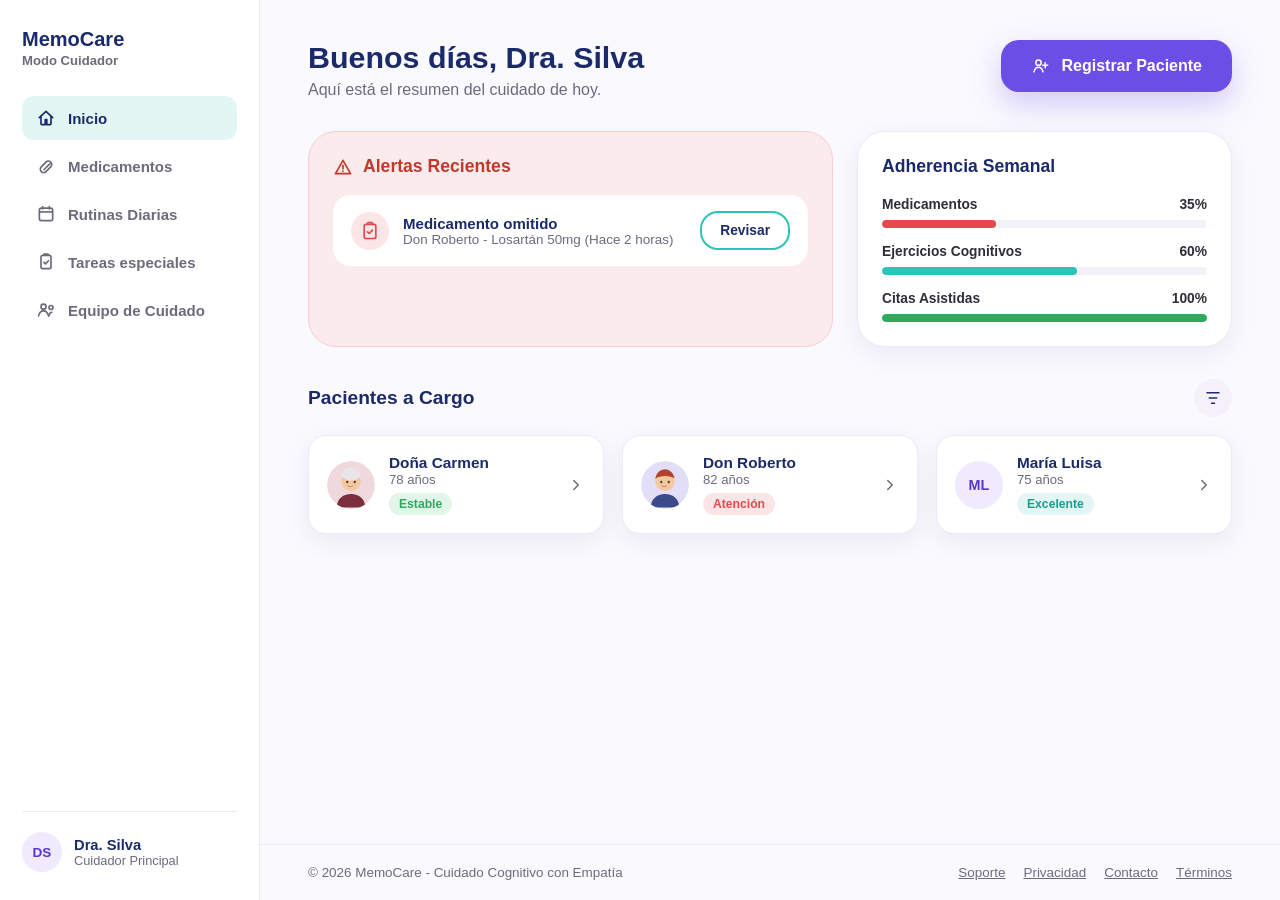
<file: assets/components/cuidador/dashboard-cuidador/dashboard-cuidador.html>
<!DOCTYPE html>
<html lang="es">
<head>
<meta charset="UTF-8">
<meta name="viewport" content="width=device-width, initial-scale=1.0">
<title>MemoCare — Panel del Cuidador</title>
<link rel="icon" href="../../../favicon.ico">
<link rel="stylesheet" href="../../../styles/styles.css">
<link rel="stylesheet" href="./dashboard.css">
</head>
<body>

 
<div class="panel-cuidador">
 
  <aside class="barra-lateral">
 
    <div class="barra-lateral__marca">
      <span class="barra-lateral__nombre">MemoCare</span>
      <span class="barra-lateral__subtitulo">Modo Cuidador</span>
    </div>
 
 
    <nav class="barra-lateral__nav" aria-label="Navegación del panel">
      <a href="./dashboard-cuidador.html" class="barra-lateral__enlace barra-lateral__enlace--activo">
        <svg viewBox="0 0 24 24" fill="none" aria-hidden="true"><path d="M4 11.5L12 4l8 7.5" stroke="currentColor" stroke-width="2" stroke-linecap="round" stroke-linejoin="round"/><path d="M6 10v9a1 1 0 0 0 1 1h4v-6h2v6h4a1 1 0 0 0 1-1v-9" stroke="currentColor" stroke-width="2" stroke-linecap="round" stroke-linejoin="round"/></svg>
        Inicio
      </a>
      <a href="../medicamentos-cuidador/medicamentos-cuidador.html" class="barra-lateral__enlace">
        <svg viewBox="0 0 24 24" fill="none" aria-hidden="true"><rect x="4" y="9" width="16" height="8" rx="4" transform="rotate(-45 12 13)" stroke="currentColor" stroke-width="2"/><path d="M9.5 16.5l7-7" stroke="currentColor" stroke-width="2" stroke-linecap="round"/></svg>
        Medicamentos
      </a>
      <a href="../rutinas-diarias-cuidador/rutinas-diarias-cuidador.html" class="barra-lateral__enlace">
        <svg viewBox="0 0 24 24" fill="none" aria-hidden="true"><rect x="4" y="5" width="16" height="15" rx="2.5" stroke="currentColor" stroke-width="2"/><path d="M4 9.5h16" stroke="currentColor" stroke-width="2"/><path d="M8 3v3M16 3v3" stroke="currentColor" stroke-width="2" stroke-linecap="round"/></svg>
        Rutinas Diarias
      </a>
      <a href="../tareas-especiales-cuidador/tareas-especiales-cuidador.html" class="barra-lateral__enlace">
        <svg viewBox="0 0 24 24" fill="none" aria-hidden="true"><rect x="6" y="4" width="12" height="16" rx="2" stroke="currentColor" stroke-width="2"/><path d="M9 4V3.5a1 1 0 0 1 1-1h4a1 1 0 0 1 1 1V4" stroke="currentColor" stroke-width="2"/><path d="M9.5 12.5l1.8 1.8L15 10.5" stroke="currentColor" stroke-width="2" stroke-linecap="round" stroke-linejoin="round"/></svg>
        Tareas especiales
      </a>
      <a href="../equipo-cuidador/equipo-cuidador.html" class="barra-lateral__enlace">
        <svg viewBox="0 0 24 24" fill="none" aria-hidden="true"><circle cx="9" cy="8" r="3" stroke="currentColor" stroke-width="2"/><path d="M3 19c1-4 3-6 6-6s5 2 6 6" stroke="currentColor" stroke-width="2" stroke-linecap="round"/><circle cx="18" cy="9" r="2.4" stroke="currentColor" stroke-width="2"/><path d="M15.5 19c.6-2.8 2-4.3 3.5-4.3" stroke="currentColor" stroke-width="2" stroke-linecap="round"/></svg>
        Equipo de Cuidado
      </a>
    </nav>
 
    <div class="barra-lateral__perfil">
      <div class="barra-lateral__perfil-avatar">DS</div>
      <div>
        <p class="barra-lateral__perfil-nombre">Dra. Silva</p>
        <p class="barra-lateral__perfil-rol">Cuidador Principal</p>
      </div>
    </div>
 
  </aside>
 
  <div class="columna-principal">
 

  <main class="contenido">
 
    <div class="contenido__encabezado">
      <div>
        <h1 class="contenido__saludo">Buenos días, Dra. Silva</h1>
        <p class="contenido__subtitulo">Aquí está el resumen del cuidado de hoy.</p>
      </div>
      <button class="boton boton--morado" type="button" id="boton-registrar-paciente" aria-haspopup="dialog" aria-controls="modal-paciente">
        <svg viewBox="0 0 24 24" fill="none" aria-hidden="true" class="boton__icono"><circle cx="9" cy="8" r="3.2" stroke="white" stroke-width="1.8"/><path d="M3.5 19c1-3.6 3.3-5.5 5.5-5.5s4.5 1.9 5.5 5.5" stroke="white" stroke-width="1.8" stroke-linecap="round"/><path d="M17 8v6M14 11h6" stroke="white" stroke-width="1.8" stroke-linecap="round"/></svg>
        Registrar Paciente
      </button>
    </div>
 
    <div class="resumen-hoy">
 
      <section class="tarjeta-alerta">
        <h2 class="tarjeta-alerta__titulo">
          <svg viewBox="0 0 24 24" fill="none" aria-hidden="true"><path d="M12 4l9 16H3l9-16z" stroke="currentColor" stroke-width="2" stroke-linejoin="round"/><path d="M12 10v4" stroke="currentColor" stroke-width="2" stroke-linecap="round"/><circle cx="12" cy="17" r="1" fill="currentColor"/></svg>
          Alertas Recientes
        </h2>
 
        <div class="tarjeta-alerta__item">
          <div class="tarjeta-alerta__item-icono">
            <svg viewBox="0 0 24 24" fill="none" aria-hidden="true"><rect x="5" y="4" width="14" height="17" rx="2" stroke="currentColor" stroke-width="2"/><path d="M9 4V3a1 1 0 0 1 1-1h4a1 1 0 0 1 1 1v1" stroke="currentColor" stroke-width="2"/><path d="M9 13l2 2 4-4" stroke="currentColor" stroke-width="2" stroke-linecap="round" stroke-linejoin="round"/></svg>
          </div>
          <div class="tarjeta-alerta__item-texto">
            <p class="tarjeta-alerta__item-titulo">Medicamento omitido</p>
            <p class="tarjeta-alerta__item-detalle">Don Roberto - Losartán 50mg (Hace 2 horas)</p>
          </div>
          <button class="boton boton--contorno tarjeta-alerta__item-boton" type="button">Revisar</button>
        </div>
      </section>
 
      <section class="tarjeta-adherencia">
        <h2 class="tarjeta-adherencia__titulo">Adherencia Semanal</h2>
 
        <div class="adherencia-item">
          <div class="adherencia-item__linea">
            <span>Medicamentos</span>
            <span>35%</span>
          </div>
          <div class="adherencia-item__barra">
            <div class="adherencia-item__progreso adherencia-item__progreso--baja" style="width: 35%;"></div>
          </div>
        </div>
 
        <div class="adherencia-item">
          <div class="adherencia-item__linea">
            <span>Ejercicios Cognitivos</span>
            <span>60%</span>
          </div>
          <div class="adherencia-item__barra">
            <div class="adherencia-item__progreso adherencia-item__progreso--media" style="width: 60%;"></div>
          </div>
        </div>
 
        <div class="adherencia-item">
          <div class="adherencia-item__linea">
            <span>Citas Asistidas</span>
            <span>100%</span>
          </div>
          <div class="adherencia-item__barra">
            <div class="adherencia-item__progreso adherencia-item__progreso--alta" style="width: 100%;"></div>
          </div>
        </div>
      </section>
 
    </div>
 
    <section class="pacientes">
      <div class="pacientes__encabezado">
        <h2 class="pacientes__titulo">Pacientes a Cargo</h2>
        <button class="pacientes__filtro" type="button" aria-label="Filtrar pacientes">
          <svg viewBox="0 0 24 24" fill="none" aria-hidden="true"><path d="M4 5h16M7 12h10M10 19h4" stroke="currentColor" stroke-width="2" stroke-linecap="round"/></svg>
        </button>
      </div>
 
      <div class="pacientes__grid" id="lista-pacientes">
 
        <article class="tarjeta-paciente" tabindex="0" role="button" aria-haspopup="dialog" aria-controls="modal-detalle-paciente">
          <div class="tarjeta-paciente__avatar">
            <svg viewBox="0 0 64 64" aria-hidden="true">
              <circle cx="32" cy="32" r="32" fill="#F0D9DD"/>
              <path d="M32 44c11 0 19 7 19 18H13c0-11 8-18 19-18z" fill="#7B2E3B"/>
              <circle cx="32" cy="27" r="13" fill="#F2C9A0"/>
              <path d="M19 24c-1-9 5-15 13-15s14 6 13 15c-1-2-2-3-2-3-3 5-9 5-11 5s-8 0-11-5c0 0-1 1-2 3z" fill="#E7E7EA"/>
              <circle cx="27" cy="28" r="1.6" fill="#5C3A21"/>
              <circle cx="37" cy="28" r="1.6" fill="#5C3A21"/>
              <path d="M28 33c1.5 1.5 4.5 1.5 6 0" stroke="#B5754F" stroke-width="1.4" stroke-linecap="round" fill="none"/>
            </svg>
          </div>
          <div class="tarjeta-paciente__info">
            <p class="tarjeta-paciente__nombre">Doña Carmen</p>
            <p class="tarjeta-paciente__edad">78 años</p>
            <span class="tarjeta-paciente__estado tarjeta-paciente__estado--estable">Estable</span>
          </div>
          <svg class="tarjeta-paciente__flecha" viewBox="0 0 24 24" fill="none" aria-hidden="true"><path d="M9 6l6 6-6 6" stroke="currentColor" stroke-width="2" stroke-linecap="round" stroke-linejoin="round"/></svg>
        </article>
 
        <article class="tarjeta-paciente" tabindex="0" role="button" aria-haspopup="dialog" aria-controls="modal-detalle-paciente">
          <div class="tarjeta-paciente__avatar">
            <svg viewBox="0 0 64 64" aria-hidden="true">
              <circle cx="32" cy="32" r="32" fill="#E3DEF7"/>
              <path d="M32 44c11 0 19 7 19 18H13c0-11 8-18 19-18z" fill="#3B4A8B"/>
              <circle cx="32" cy="27" r="13" fill="#F2C9A0"/>
              <path d="M19 24c1-9 8-13 13-13s11 4 13 12c-4-2-9-3-13-3-5 0-10 1-13 4z" fill="#B5432C"/>
              <circle cx="27" cy="28" r="1.6" fill="#5C3A21"/>
              <circle cx="37" cy="28" r="1.6" fill="#5C3A21"/>
              <path d="M28 33c1.5 1.5 4.5 1.5 6 0" stroke="#B5754F" stroke-width="1.4" stroke-linecap="round" fill="none"/>
            </svg>
          </div>
          <div class="tarjeta-paciente__info">
            <p class="tarjeta-paciente__nombre">Don Roberto</p>
            <p class="tarjeta-paciente__edad">82 años</p>
            <span class="tarjeta-paciente__estado tarjeta-paciente__estado--atencion">Atención</span>
          </div>
          <svg class="tarjeta-paciente__flecha" viewBox="0 0 24 24" fill="none" aria-hidden="true"><path d="M9 6l6 6-6 6" stroke="currentColor" stroke-width="2" stroke-linecap="round" stroke-linejoin="round"/></svg>
        </article>
 
        <article class="tarjeta-paciente" tabindex="0" role="button" aria-haspopup="dialog" aria-controls="modal-detalle-paciente">
          <div class="tarjeta-paciente__avatar tarjeta-paciente__avatar--iniciales">ML</div>
          <div class="tarjeta-paciente__info">
            <p class="tarjeta-paciente__nombre">María Luisa</p>
            <p class="tarjeta-paciente__edad">75 años</p>
            <span class="tarjeta-paciente__estado tarjeta-paciente__estado--excelente">Excelente</span>
          </div>
          <svg class="tarjeta-paciente__flecha" viewBox="0 0 24 24" fill="none" aria-hidden="true"><path d="M9 6l6 6-6 6" stroke="currentColor" stroke-width="2" stroke-linecap="round" stroke-linejoin="round"/></svg>
        </article>
 
      </div>
    </section>
 
  </main>
 
    <footer class="pie-dashboard">
      <p>© 2026 MemoCare - Cuidado Cognitivo con Empatía</p>
      <nav class="pie-dashboard__enlaces" aria-label="Enlaces del pie de página">
        <a href="#">Soporte</a>
        <a href="#">Privacidad</a>
        <a href="#">Contacto</a>
        <a href="#">Términos</a>
      </nav>
    </footer>
 
  </div>
 
</div>
 

<div class="modal-paciente" id="modal-paciente" aria-hidden="true">
  <div class="modal-paciente__overlay" data-cerrar-modal-paciente></div>
 
  <div class="modal-paciente__caja" role="dialog" aria-modal="true" aria-labelledby="modal-paciente-titulo">
    <button class="modal-paciente__cerrar" type="button" aria-label="Cerrar" data-cerrar-modal-paciente>✕</button>
 
    <h2 class="modal-paciente__titulo" id="modal-paciente-titulo">Registrar Paciente</h2>
 
    <form class="modal-paciente__formulario" id="formulario-paciente" novalidate>
      <div class="campo">
        <label for="paciente-nombre">Nombre completo</label>
        <input type="text" id="paciente-nombre" name="nombre" placeholder="Escribe el nombre del paciente" minlength="3" required>
        <span class="campo__mensaje-error" data-error-para="paciente-nombre">Escribe un nombre válido (mínimo 3 caracteres).</span>
      </div>
 
      <div class="campo">
        <label for="paciente-edad">Edad</label>
        <input type="number" id="paciente-edad" name="edad" placeholder="Ej. 75" min="1" max="120" required>
        <span class="campo__mensaje-error" data-error-para="paciente-edad">Ingresa una edad válida (entre 1 y 120).</span>
      </div>
 
      <div class="campo">
        <label for="paciente-estado">Estado</label>
        <select id="paciente-estado" name="estado" required>
          <option value="" disabled selected>Selecciona un estado</option>
          <option value="estable">Estable</option>
          <option value="atencion">En Atención</option>
        </select>
        <span class="campo__mensaje-error" data-error-para="paciente-estado">Selecciona el estado del paciente.</span>
      </div>
 
      <button type="submit" class="boton boton--morado boton--ancho">Registrar Paciente</button>
      <p class="modal-paciente__feedback" id="paciente-feedback" role="status">¡Paciente registrado correctamente!</p>
    </form>
  </div>
</div>
 

<div class="modal-paciente" id="modal-detalle-paciente" aria-hidden="true">
  <div class="modal-paciente__overlay" data-cerrar-modal-detalle></div>
 
  <div class="modal-paciente__caja" role="dialog" aria-modal="true" aria-labelledby="modal-detalle-titulo">
    <button class="modal-paciente__cerrar" type="button" aria-label="Cerrar" data-cerrar-modal-detalle>✕</button>
 
    <div class="detalle-paciente__encabezado">
      <div class="detalle-paciente__avatar" id="detalle-avatar"></div>
      <div>
        <h2 class="modal-paciente__titulo detalle-paciente__nombre" id="modal-detalle-titulo" data-campo="nombre"></h2>
        <p class="detalle-paciente__edad" data-campo="edad"></p>
      </div>
    </div>
 
    <span class="tarjeta-paciente__estado" id="detalle-estado"></span>
 
    <dl class="detalle-paciente__lista">
      <div class="detalle-paciente__item">
        <dt>Último recordatorio</dt>
        <dd data-campo="recordatorio"></dd>
      </div>
      <div class="detalle-paciente__item">
        <dt>Medicina asignada</dt>
        <dd data-campo="medicina"></dd>
      </div>
    </dl>
  </div>
</div>

<script src="./dashboard-cuidador.js"></script>
</body>
</html>
</file>
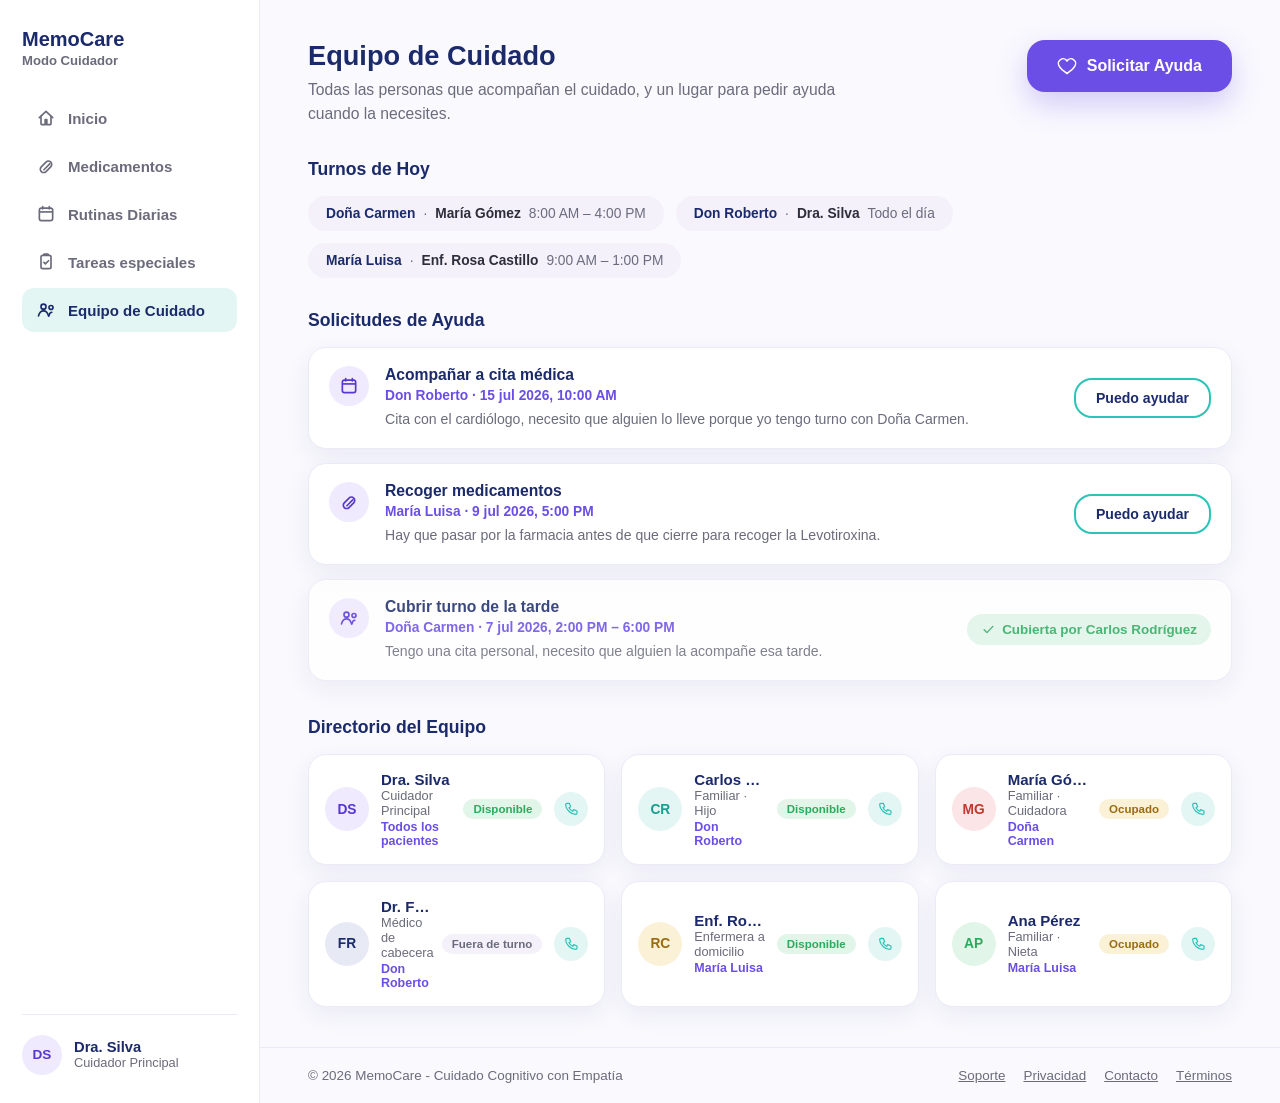
<file: assets/components/cuidador/equipo-cuidador/equipo-cuidador.html>
<!DOCTYPE html>
<html lang="es">
<head>
<meta charset="UTF-8">
<meta name="viewport" content="width=device-width, initial-scale=1.0">
<title>MemoCare — Equipo de Cuidado</title>
<link rel="icon" href="../../../favicon.ico">
<link rel="stylesheet" href="../../../styles/styles.css">
<link rel="stylesheet" href="../dashboard-cuidador/dashboard.css">
<link rel="stylesheet" href="./equipo-cuidador.css">
</head>
<body>

<div class="panel-cuidador">

  <aside class="barra-lateral">

    <div class="barra-lateral__marca">
      <span class="barra-lateral__nombre">MemoCare</span>
      <span class="barra-lateral__subtitulo">Modo Cuidador</span>
    </div>


    <nav class="barra-lateral__nav" aria-label="Navegación del panel">
      <a href="../dashboard-cuidador/dashboard-cuidador.html" class="barra-lateral__enlace">
        <svg viewBox="0 0 24 24" fill="none" aria-hidden="true"><path d="M4 11.5L12 4l8 7.5" stroke="currentColor" stroke-width="2" stroke-linecap="round" stroke-linejoin="round"/><path d="M6 10v9a1 1 0 0 0 1 1h4v-6h2v6h4a1 1 0 0 0 1-1v-9" stroke="currentColor" stroke-width="2" stroke-linecap="round" stroke-linejoin="round"/></svg>
        Inicio
      </a>
      <a href="../medicamentos-cuidador/medicamentos-cuidador.html" class="barra-lateral__enlace">
        <svg viewBox="0 0 24 24" fill="none" aria-hidden="true"><rect x="4" y="9" width="16" height="8" rx="4" transform="rotate(-45 12 13)" stroke="currentColor" stroke-width="2"/><path d="M9.5 16.5l7-7" stroke="currentColor" stroke-width="2" stroke-linecap="round"/></svg>
        Medicamentos
      </a>
      <a href="../rutinas-diarias-cuidador/rutinas-diarias-cuidador.html" class="barra-lateral__enlace">
        <svg viewBox="0 0 24 24" fill="none" aria-hidden="true"><rect x="4" y="5" width="16" height="15" rx="2.5" stroke="currentColor" stroke-width="2"/><path d="M4 9.5h16" stroke="currentColor" stroke-width="2"/><path d="M8 3v3M16 3v3" stroke="currentColor" stroke-width="2" stroke-linecap="round"/></svg>
        Rutinas Diarias
      </a>
      <a href="../tareas-especiales-cuidador/tareas-especiales-cuidador.html" class="barra-lateral__enlace">
        <svg viewBox="0 0 24 24" fill="none" aria-hidden="true"><rect x="6" y="4" width="12" height="16" rx="2" stroke="currentColor" stroke-width="2"/><path d="M9 4V3.5a1 1 0 0 1 1-1h4a1 1 0 0 1 1 1V4" stroke="currentColor" stroke-width="2"/><path d="M9.5 12.5l1.8 1.8L15 10.5" stroke="currentColor" stroke-width="2" stroke-linecap="round" stroke-linejoin="round"/></svg>
        Tareas especiales
      </a>
      <a href="./equipo-cuidador.html" class="barra-lateral__enlace barra-lateral__enlace--activo">
        <svg viewBox="0 0 24 24" fill="none" aria-hidden="true"><circle cx="9" cy="8" r="3" stroke="currentColor" stroke-width="2"/><path d="M3 19c1-4 3-6 6-6s5 2 6 6" stroke="currentColor" stroke-width="2" stroke-linecap="round"/><circle cx="18" cy="9" r="2.4" stroke="currentColor" stroke-width="2"/><path d="M15.5 19c.6-2.8 2-4.3 3.5-4.3" stroke="currentColor" stroke-width="2" stroke-linecap="round"/></svg>
        Equipo de Cuidado
      </a>
    </nav>

    <div class="barra-lateral__perfil">
      <div class="barra-lateral__perfil-avatar">DS</div>
      <div>
        <p class="barra-lateral__perfil-nombre">Dra. Silva</p>
        <p class="barra-lateral__perfil-rol">Cuidador Principal</p>
      </div>
    </div>

  </aside>

  <div class="columna-principal">

  <main class="contenido">

    <div class="equipo__encabezado">
      <div>
        <h1 class="equipo__titulo">Equipo de Cuidado</h1>
        <p class="equipo__subtitulo">Todas las personas que acompañan el cuidado, y un lugar para pedir ayuda cuando la necesites.</p>
      </div>
      <button class="boton boton--morado" type="button" id="boton-solicitar-ayuda" aria-haspopup="dialog" aria-controls="modal-solicitud">
        <svg viewBox="0 0 24 24" fill="none" aria-hidden="true" class="boton__icono"><path d="M12 21s-7-4.5-9.5-9A5.5 5.5 0 0 1 12 6a5.5 5.5 0 0 1 9.5 6c-2.5 4.5-9.5 9-9.5 9z" stroke="white" stroke-width="1.8" stroke-linejoin="round"/></svg>
        Solicitar Ayuda
      </button>
    </div>

    <section class="turnos-hoy">
      <h2 class="equipo__titulo-seccion">Turnos de Hoy</h2>
      <div class="turnos-hoy__lista">
        <div class="turno-item">
          <span class="turno-item__paciente">Doña Carmen</span>
          <span class="turno-item__separador">·</span>
          <span class="turno-item__responsable">María Gómez</span>
          <span class="turno-item__horario">8:00 AM – 4:00 PM</span>
        </div>
        <div class="turno-item">
          <span class="turno-item__paciente">Don Roberto</span>
          <span class="turno-item__separador">·</span>
          <span class="turno-item__responsable">Dra. Silva</span>
          <span class="turno-item__horario">Todo el día</span>
        </div>
        <div class="turno-item">
          <span class="turno-item__paciente">María Luisa</span>
          <span class="turno-item__separador">·</span>
          <span class="turno-item__responsable">Enf. Rosa Castillo</span>
          <span class="turno-item__horario">9:00 AM – 1:00 PM</span>
        </div>
      </div>
    </section>

    <section class="solicitudes">
      <h2 class="equipo__titulo-seccion">Solicitudes de Ayuda</h2>

      <div class="solicitudes__lista" id="lista-solicitudes">

        <article class="solicitud-ayuda" data-estado="pendiente">
          <div class="solicitud-ayuda__icono">
            <svg viewBox="0 0 24 24" fill="none" aria-hidden="true"><rect x="4" y="5" width="16" height="15" rx="2.5" stroke="currentColor" stroke-width="2"/><path d="M4 9.5h16" stroke="currentColor" stroke-width="2"/><path d="M8 3v3M16 3v3" stroke="currentColor" stroke-width="2" stroke-linecap="round"/></svg>
          </div>
          <div class="solicitud-ayuda__info">
            <p class="solicitud-ayuda__titulo">Acompañar a cita médica</p>
            <p class="solicitud-ayuda__detalle">Don Roberto · 15 jul 2026, 10:00 AM</p>
            <p class="solicitud-ayuda__nota">Cita con el cardiólogo, necesito que alguien lo lleve porque yo tengo turno con Doña Carmen.</p>
          </div>
          <button class="boton boton--contorno solicitud-ayuda__boton" type="button" data-cubrir-solicitud>Puedo ayudar</button>
        </article>

        <article class="solicitud-ayuda" data-estado="pendiente">
          <div class="solicitud-ayuda__icono">
            <svg viewBox="0 0 24 24" fill="none" aria-hidden="true"><rect x="4" y="9" width="16" height="8" rx="4" transform="rotate(-45 12 13)" stroke="currentColor" stroke-width="2"/><path d="M9.5 16.5l7-7" stroke="currentColor" stroke-width="2" stroke-linecap="round"/></svg>
          </div>
          <div class="solicitud-ayuda__info">
            <p class="solicitud-ayuda__titulo">Recoger medicamentos</p>
            <p class="solicitud-ayuda__detalle">María Luisa · 9 jul 2026, 5:00 PM</p>
            <p class="solicitud-ayuda__nota">Hay que pasar por la farmacia antes de que cierre para recoger la Levotiroxina.</p>
          </div>
          <button class="boton boton--contorno solicitud-ayuda__boton" type="button" data-cubrir-solicitud>Puedo ayudar</button>
        </article>

        <article class="solicitud-ayuda" data-estado="cubierta">
          <div class="solicitud-ayuda__icono">
            <svg viewBox="0 0 24 24" fill="none" aria-hidden="true"><circle cx="9" cy="8" r="3" stroke="currentColor" stroke-width="2"/><path d="M3 19c1-4 3-6 6-6s5 2 6 6" stroke="currentColor" stroke-width="2" stroke-linecap="round"/><circle cx="18" cy="9" r="2.4" stroke="currentColor" stroke-width="2"/><path d="M15.5 19c.6-2.8 2-4.3 3.5-4.3" stroke="currentColor" stroke-width="2" stroke-linecap="round"/></svg>
          </div>
          <div class="solicitud-ayuda__info">
            <p class="solicitud-ayuda__titulo">Cubrir turno de la tarde</p>
            <p class="solicitud-ayuda__detalle">Doña Carmen · 7 jul 2026, 2:00 PM – 6:00 PM</p>
            <p class="solicitud-ayuda__nota">Tengo una cita personal, necesito que alguien la acompañe esa tarde.</p>
          </div>
          <span class="solicitud-ayuda__cubierta-por">
            <svg viewBox="0 0 24 24" fill="none" aria-hidden="true"><path d="M5 12.5l4.5 4.5L19 7" stroke="currentColor" stroke-width="2.2" stroke-linecap="round" stroke-linejoin="round"/></svg>
            Cubierta por Carlos Rodríguez
          </span>
        </article>

      </div>
    </section>

    <section class="directorio">
      <h2 class="equipo__titulo-seccion">Directorio del Equipo</h2>

      <div class="directorio__grid">

        <article class="miembro-equipo">
          <div class="miembro-equipo__avatar" style="background-color:#EFEAFD; color:#5638D1;">DS</div>
          <div class="miembro-equipo__info">
            <p class="miembro-equipo__nombre">Dra. Silva</p>
            <p class="miembro-equipo__rol">Cuidador Principal</p>
            <p class="miembro-equipo__paciente">Todos los pacientes</p>
          </div>
          <span class="miembro-equipo__estado miembro-equipo__estado--disponible">Disponible</span>
          <a href="tel:+51900000000" class="miembro-equipo__contacto" aria-label="Llamar a Dra. Silva">
            <svg viewBox="0 0 24 24" fill="none" aria-hidden="true"><path d="M6.5 3.5h3l2 5-2.5 1.5a12 12 0 0 0 5.5 5.5l1.5-2.5 5 2v3a2 2 0 0 1-2 2C11.5 20 4 12.5 4 5.5a2 2 0 0 1 2-2z" stroke="currentColor" stroke-width="1.8" stroke-linejoin="round"/></svg>
          </a>
        </article>

        <article class="miembro-equipo">
          <div class="miembro-equipo__avatar" style="background-color:#E3F6F4; color:#1B9C8F;">CR</div>
          <div class="miembro-equipo__info">
            <p class="miembro-equipo__nombre">Carlos Rodríguez</p>
            <p class="miembro-equipo__rol">Familiar · Hijo</p>
            <p class="miembro-equipo__paciente">Don Roberto</p>
          </div>
          <span class="miembro-equipo__estado miembro-equipo__estado--disponible">Disponible</span>
          <a href="tel:+51900000001" class="miembro-equipo__contacto" aria-label="Llamar a Carlos Rodríguez">
            <svg viewBox="0 0 24 24" fill="none" aria-hidden="true"><path d="M6.5 3.5h3l2 5-2.5 1.5a12 12 0 0 0 5.5 5.5l1.5-2.5 5 2v3a2 2 0 0 1-2 2C11.5 20 4 12.5 4 5.5a2 2 0 0 1 2-2z" stroke="currentColor" stroke-width="1.8" stroke-linejoin="round"/></svg>
          </a>
        </article>

        <article class="miembro-equipo">
          <div class="miembro-equipo__avatar" style="background-color:#FBE5E6; color:#C0392B;">MG</div>
          <div class="miembro-equipo__info">
            <p class="miembro-equipo__nombre">María Gómez</p>
            <p class="miembro-equipo__rol">Familiar · Cuidadora</p>
            <p class="miembro-equipo__paciente">Doña Carmen</p>
          </div>
          <span class="miembro-equipo__estado miembro-equipo__estado--ocupado">Ocupado</span>
          <a href="tel:+51900000002" class="miembro-equipo__contacto" aria-label="Llamar a María Gómez">
            <svg viewBox="0 0 24 24" fill="none" aria-hidden="true"><path d="M6.5 3.5h3l2 5-2.5 1.5a12 12 0 0 0 5.5 5.5l1.5-2.5 5 2v3a2 2 0 0 1-2 2C11.5 20 4 12.5 4 5.5a2 2 0 0 1 2-2z" stroke="currentColor" stroke-width="1.8" stroke-linejoin="round"/></svg>
          </a>
        </article>

        <article class="miembro-equipo">
          <div class="miembro-equipo__avatar" style="background-color:#E7E9F5; color:#1B2A6B;">FR</div>
          <div class="miembro-equipo__info">
            <p class="miembro-equipo__nombre">Dr. Fernando Ruiz</p>
            <p class="miembro-equipo__rol">Médico de cabecera</p>
            <p class="miembro-equipo__paciente">Don Roberto</p>
          </div>
          <span class="miembro-equipo__estado miembro-equipo__estado--fuera">Fuera de turno</span>
          <a href="tel:+51900000003" class="miembro-equipo__contacto" aria-label="Llamar a Dr. Fernando Ruiz">
            <svg viewBox="0 0 24 24" fill="none" aria-hidden="true"><path d="M6.5 3.5h3l2 5-2.5 1.5a12 12 0 0 0 5.5 5.5l1.5-2.5 5 2v3a2 2 0 0 1-2 2C11.5 20 4 12.5 4 5.5a2 2 0 0 1 2-2z" stroke="currentColor" stroke-width="1.8" stroke-linejoin="round"/></svg>
          </a>
        </article>

        <article class="miembro-equipo">
          <div class="miembro-equipo__avatar" style="background-color:#FBF1D6; color:#9A6B10;">RC</div>
          <div class="miembro-equipo__info">
            <p class="miembro-equipo__nombre">Enf. Rosa Castillo</p>
            <p class="miembro-equipo__rol">Enfermera a domicilio</p>
            <p class="miembro-equipo__paciente">María Luisa</p>
          </div>
          <span class="miembro-equipo__estado miembro-equipo__estado--disponible">Disponible</span>
          <a href="tel:+51900000004" class="miembro-equipo__contacto" aria-label="Llamar a Rosa Castillo">
            <svg viewBox="0 0 24 24" fill="none" aria-hidden="true"><path d="M6.5 3.5h3l2 5-2.5 1.5a12 12 0 0 0 5.5 5.5l1.5-2.5 5 2v3a2 2 0 0 1-2 2C11.5 20 4 12.5 4 5.5a2 2 0 0 1 2-2z" stroke="currentColor" stroke-width="1.8" stroke-linejoin="round"/></svg>
          </a>
        </article>

        <article class="miembro-equipo">
          <div class="miembro-equipo__avatar" style="background-color:#E1F5E8; color:#2DAA5E;">AP</div>
          <div class="miembro-equipo__info">
            <p class="miembro-equipo__nombre">Ana Pérez</p>
            <p class="miembro-equipo__rol">Familiar · Nieta</p>
            <p class="miembro-equipo__paciente">María Luisa</p>
          </div>
          <span class="miembro-equipo__estado miembro-equipo__estado--ocupado">Ocupado</span>
          <a href="tel:+51900000005" class="miembro-equipo__contacto" aria-label="Llamar a Ana Pérez">
            <svg viewBox="0 0 24 24" fill="none" aria-hidden="true"><path d="M6.5 3.5h3l2 5-2.5 1.5a12 12 0 0 0 5.5 5.5l1.5-2.5 5 2v3a2 2 0 0 1-2 2C11.5 20 4 12.5 4 5.5a2 2 0 0 1 2-2z" stroke="currentColor" stroke-width="1.8" stroke-linejoin="round"/></svg>
          </a>
        </article>

      </div>
    </section>

  </main>

    <footer class="pie-dashboard">
      <p>© 2026 MemoCare - Cuidado Cognitivo con Empatía</p>
      <nav class="pie-dashboard__enlaces" aria-label="Enlaces del pie de página">
        <a href="#">Soporte</a>
        <a href="#">Privacidad</a>
        <a href="#">Contacto</a>
        <a href="#">Términos</a>
      </nav>
    </footer>

  </div>

</div>

<div class="modal-paciente" id="modal-solicitud" aria-hidden="true">
  <div class="modal-paciente__overlay" data-cerrar-modal-solicitud></div>

  <div class="modal-paciente__caja" role="dialog" aria-modal="true" aria-labelledby="modal-solicitud-titulo">
    <button class="modal-paciente__cerrar" type="button" aria-label="Cerrar" data-cerrar-modal-solicitud>✕</button>

    <h2 class="modal-paciente__titulo" id="modal-solicitud-titulo">Solicitar Ayuda</h2>

    <form class="modal-paciente__formulario" id="formulario-solicitud" novalidate>
      <div class="campo">
        <label for="solicitud-paciente">Paciente</label>
        <select id="solicitud-paciente" name="paciente" required>
          <option value="" disabled selected>Selecciona un paciente</option>
          <option value="dona-carmen">Doña Carmen</option>
          <option value="don-roberto">Don Roberto</option>
          <option value="maria-luisa">María Luisa</option>
        </select>
        <span class="campo__mensaje-error" data-error-para="solicitud-paciente">Selecciona el paciente.</span>
      </div>

      <div class="campo">
        <label for="solicitud-tipo">Tipo de ayuda</label>
        <select id="solicitud-tipo" name="tipo" required>
          <option value="" disabled selected>Selecciona el tipo de ayuda</option>
          <option value="Cubrir turno">Cubrir turno</option>
          <option value="Acompañar a cita médica">Acompañar a cita médica</option>
          <option value="Recoger medicamentos">Recoger medicamentos</option>
          <option value="Compañía / actividad">Compañía / actividad</option>
          <option value="Otro">Otro</option>
        </select>
        <span class="campo__mensaje-error" data-error-para="solicitud-tipo">Selecciona el tipo de ayuda.</span>
      </div>

      <div class="tarjeta-formulario__fila">
        <div class="campo">
          <label for="solicitud-fecha">Fecha</label>
          <input type="date" id="solicitud-fecha" name="fecha" required>
          <span class="campo__mensaje-error" data-error-para="solicitud-fecha">Selecciona una fecha.</span>
        </div>
        <div class="campo">
          <label for="solicitud-hora">Hora</label>
          <input type="time" id="solicitud-hora" name="hora" required>
          <span class="campo__mensaje-error" data-error-para="solicitud-hora">Selecciona una hora.</span>
        </div>
      </div>

      <div class="campo">
        <label for="solicitud-nota">Nota (opcional)</label>
        <textarea id="solicitud-nota" name="nota" rows="3" placeholder="Agrega algún detalle que ayude a quien va a apoyarte..."></textarea>
      </div>

      <button type="submit" class="boton boton--morado boton--ancho">Publicar Solicitud</button>
      <p class="modal-paciente__feedback" id="solicitud-feedback" role="status">¡Solicitud publicada! El equipo podrá verla y ofrecerse a ayudar.</p>
    </form>
  </div>
</div>

<script src="./equipo-cuidador.js"></script>
</body>
</html>
</file>
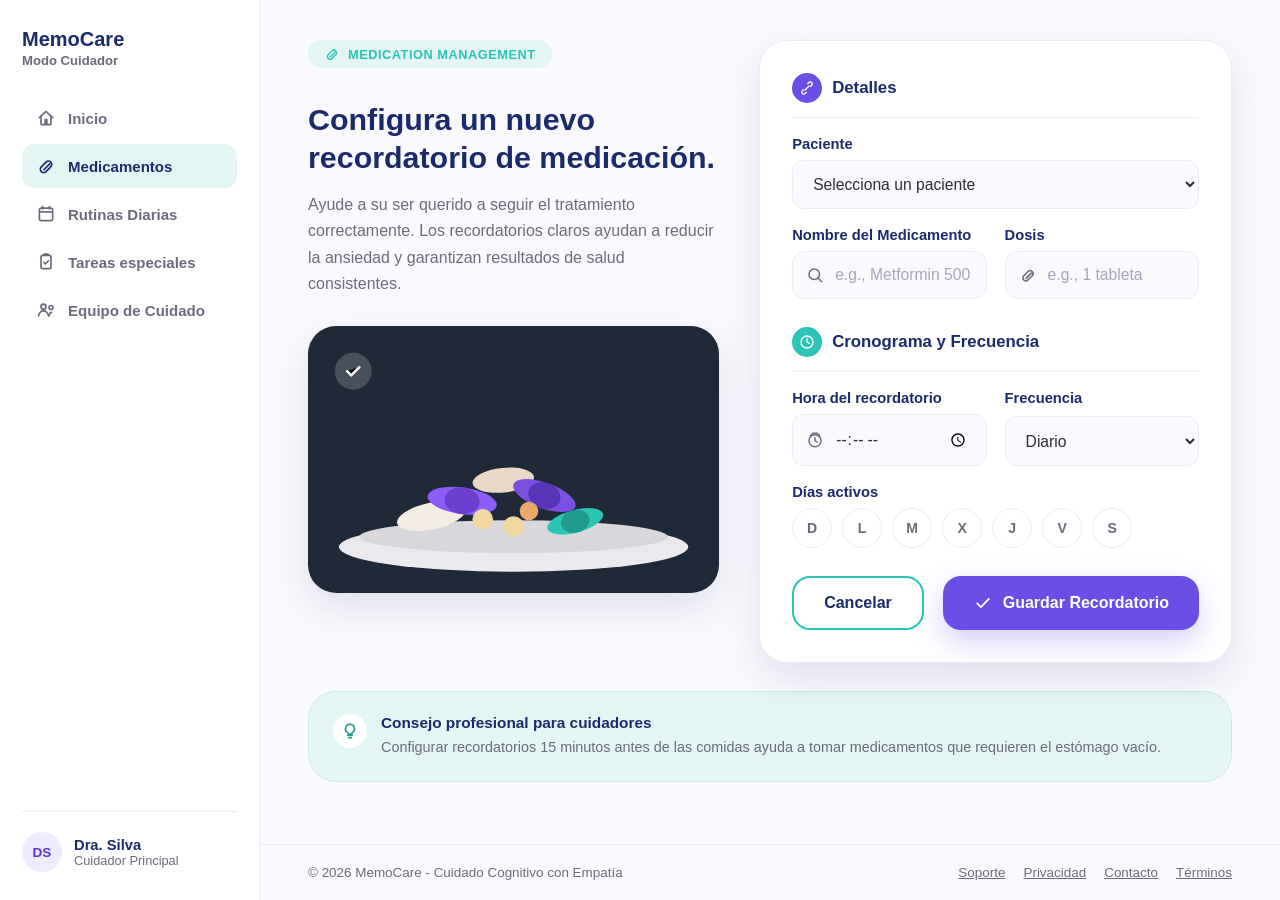
<file: assets/components/cuidador/medicamentos-cuidador/medicamentos-cuidador.html>
<!DOCTYPE html>
<html lang="es">
<head>
<meta charset="UTF-8">
<meta name="viewport" content="width=device-width, initial-scale=1.0">
<title>MemoCare — Medicamentos</title>
<link rel="icon" href="../../../favicon.ico">
<link rel="stylesheet" href="../../../styles/styles.css">
<link rel="stylesheet" href="../dashboard-cuidador/dashboard.css">
<link rel="stylesheet" href="./medicamentos-cuidador.css">
</head>
<body>

<div class="panel-cuidador">


  <aside class="barra-lateral">

    <div class="barra-lateral__marca">
      <span class="barra-lateral__nombre">MemoCare</span>
      <span class="barra-lateral__subtitulo">Modo Cuidador</span>
    </div>


    <nav class="barra-lateral__nav" aria-label="Navegación del panel">
      <a href="../dashboard-cuidador/dashboard-cuidador.html" class="barra-lateral__enlace">
        <svg viewBox="0 0 24 24" fill="none" aria-hidden="true"><path d="M4 11.5L12 4l8 7.5" stroke="currentColor" stroke-width="2" stroke-linecap="round" stroke-linejoin="round"/><path d="M6 10v9a1 1 0 0 0 1 1h4v-6h2v6h4a1 1 0 0 0 1-1v-9" stroke="currentColor" stroke-width="2" stroke-linecap="round" stroke-linejoin="round"/></svg>
        Inicio
      </a>
      <a href="./medicamentos-cuidador.html" class="barra-lateral__enlace barra-lateral__enlace--activo">
        <svg viewBox="0 0 24 24" fill="none" aria-hidden="true"><rect x="4" y="9" width="16" height="8" rx="4" transform="rotate(-45 12 13)" stroke="currentColor" stroke-width="2"/><path d="M9.5 16.5l7-7" stroke="currentColor" stroke-width="2" stroke-linecap="round"/></svg>
        Medicamentos
      </a>
      <a href="../rutinas-diarias-cuidador/rutinas-diarias-cuidador.html" class="barra-lateral__enlace">
        <svg viewBox="0 0 24 24" fill="none" aria-hidden="true"><rect x="4" y="5" width="16" height="15" rx="2.5" stroke="currentColor" stroke-width="2"/><path d="M4 9.5h16" stroke="currentColor" stroke-width="2"/><path d="M8 3v3M16 3v3" stroke="currentColor" stroke-width="2" stroke-linecap="round"/></svg>
        Rutinas Diarias
      </a>
      <a href="../tareas-especiales-cuidador/tareas-especiales-cuidador.html" class="barra-lateral__enlace">
        <svg viewBox="0 0 24 24" fill="none" aria-hidden="true"><rect x="6" y="4" width="12" height="16" rx="2" stroke="currentColor" stroke-width="2"/><path d="M9 4V3.5a1 1 0 0 1 1-1h4a1 1 0 0 1 1 1V4" stroke="currentColor" stroke-width="2"/><path d="M9.5 12.5l1.8 1.8L15 10.5" stroke="currentColor" stroke-width="2" stroke-linecap="round" stroke-linejoin="round"/></svg>
        Tareas especiales
      </a>
      <a href="../equipo-cuidador/equipo-cuidador.html" class="barra-lateral__enlace">
        <svg viewBox="0 0 24 24" fill="none" aria-hidden="true"><circle cx="9" cy="8" r="3" stroke="currentColor" stroke-width="2"/><path d="M3 19c1-4 3-6 6-6s5 2 6 6" stroke="currentColor" stroke-width="2" stroke-linecap="round"/><circle cx="18" cy="9" r="2.4" stroke="currentColor" stroke-width="2"/><path d="M15.5 19c.6-2.8 2-4.3 3.5-4.3" stroke="currentColor" stroke-width="2" stroke-linecap="round"/></svg>
        Equipo de Cuidado
      </a>
    </nav>

    <div class="barra-lateral__perfil">
      <div class="barra-lateral__perfil-avatar">DS</div>
      <div>
        <p class="barra-lateral__perfil-nombre">Dra. Silva</p>
        <p class="barra-lateral__perfil-rol">Cuidador Principal</p>
      </div>
    </div>

  </aside>


  <div class="columna-principal">

  <main class="contenido">

    <div class="config-medicamento">

      <div class="config-medicamento__info">
        <span class="etiqueta">
          <svg viewBox="0 0 24 24" fill="none" aria-hidden="true"><rect x="4" y="9" width="16" height="8" rx="4" transform="rotate(-45 12 13)" stroke="currentColor" stroke-width="2"/><path d="M9.5 16.5l7-7" stroke="currentColor" stroke-width="2" stroke-linecap="round"/></svg>
          Medication Management
        </span>

        <h1 class="config-medicamento__titulo">Configura un nuevo recordatorio de medicación.</h1>

        <p class="config-medicamento__texto">
          Ayude a su ser querido a seguir el tratamiento correctamente. Los recordatorios claros ayudan a reducir la ansiedad y garantizan resultados de salud consistentes.
        </p>

        <div class="config-medicamento__imagen">
          <svg viewBox="0 0 400 260" xmlns="http://www.w3.org/2000/svg" aria-hidden="true">
            <rect width="400" height="260" fill="#1F2937"/>
            <ellipse cx="200" cy="215" rx="170" ry="24" fill="#E9E9EE"/>
            <ellipse cx="200" cy="205" rx="150" ry="16" fill="#D8D8DC"/>

            <ellipse cx="120" cy="185" rx="34" ry="13" fill="#F4EDE3" transform="rotate(-12 120 185)"/>
            <ellipse cx="150" cy="170" rx="34" ry="13" fill="#8B5CF6" transform="rotate(8 150 170)"/>
            <ellipse cx="150" cy="170" rx="17" ry="13" fill="#6D3FD1" transform="rotate(8 150 170)"/>
            <ellipse cx="190" cy="150" rx="30" ry="12" fill="#EAD9C6" transform="rotate(-6 190 150)"/>
            <ellipse cx="230" cy="165" rx="32" ry="12.5" fill="#7B4FE0" transform="rotate(20 230 165)"/>
            <ellipse cx="230" cy="165" rx="16" ry="12.5" fill="#5A34B8" transform="rotate(20 230 165)"/>
            <circle cx="170" cy="188" r="10" fill="#F0D9A0"/>
            <circle cx="200" cy="195" r="10" fill="#F0D9A0"/>
            <circle cx="215" cy="180" r="9" fill="#EAA96B"/>
            <ellipse cx="260" cy="190" rx="28" ry="11" fill="#2BC4B6" transform="rotate(-15 260 190)"/>
            <ellipse cx="260" cy="190" rx="14" ry="11" fill="#1E9A8F" transform="rotate(-15 260 190)"/>

            <circle cx="44" cy="44" r="18" fill="rgba(255,255,255,0.18)"/>
            <path d="M38 44l4 4 8-8" stroke="white" stroke-width="2.4" stroke-linecap="round" stroke-linejoin="round"/>
          </svg>
        </div>
      </div>

      <form class="tarjeta-formulario" id="formulario-medicamento" novalidate>

        <section class="tarjeta-formulario__seccion">
          <h2 class="tarjeta-formulario__titulo-seccion">
            <span class="tarjeta-formulario__icono-seccion tarjeta-formulario__icono-seccion--morado">
              <svg viewBox="0 0 24 24" fill="none" aria-hidden="true"><path d="M9 15l6-6M13 5.5l1.5-1.5a3 3 0 1 1 4.5 4l-1.5 1.5M11 18.5L9.5 20a3 3 0 1 1-4.5-4l1.5-1.5" stroke="white" stroke-width="2" stroke-linecap="round" stroke-linejoin="round"/></svg>
            </span>
            Detalles
          </h2>

          <div class="campo">
            <label for="medicamento-paciente">Paciente</label>
            <select id="medicamento-paciente" name="paciente" required>
              <option value="" disabled selected>Selecciona un paciente</option>
              <option value="dona-carmen">Doña Carmen</option>
              <option value="don-roberto">Don Roberto</option>
              <option value="maria-luisa">María Luisa</option>
            </select>
            <span class="campo__mensaje-error" data-error-para="medicamento-paciente">Selecciona el paciente para este recordatorio.</span>
          </div>

          <div class="tarjeta-formulario__fila">
            <div class="campo">
              <label for="medicamento-nombre">Nombre del Medicamento</label>
              <div class="campo__con-icono">
                <svg viewBox="0 0 24 24" fill="none" aria-hidden="true"><circle cx="11" cy="11" r="7" stroke="currentColor" stroke-width="2"/><path d="M21 21l-4.3-4.3" stroke="currentColor" stroke-width="2" stroke-linecap="round"/></svg>
                <input type="text" id="medicamento-nombre" name="nombre" placeholder="e.g., Metformin 500mg" minlength="3" required>
              </div>
              <span class="campo__mensaje-error" data-error-para="medicamento-nombre">Escribe el nombre del medicamento.</span>
            </div>

            <div class="campo">
              <label for="medicamento-dosis">Dosis</label>
              <div class="campo__con-icono">
                <svg viewBox="0 0 24 24" fill="none" aria-hidden="true"><rect x="4" y="9" width="16" height="8" rx="4" transform="rotate(-45 12 13)" stroke="currentColor" stroke-width="2"/><path d="M9.5 16.5l7-7" stroke="currentColor" stroke-width="2" stroke-linecap="round"/></svg>
                <input type="text" id="medicamento-dosis" name="dosis" placeholder="e.g., 1 tableta" required>
              </div>
              <span class="campo__mensaje-error" data-error-para="medicamento-dosis">Escribe la dosis.</span>
            </div>
          </div>
        </section>

        <section class="tarjeta-formulario__seccion">
          <h2 class="tarjeta-formulario__titulo-seccion">
            <span class="tarjeta-formulario__icono-seccion tarjeta-formulario__icono-seccion--turquesa">
              <svg viewBox="0 0 24 24" fill="none" aria-hidden="true"><circle cx="12" cy="12" r="9" stroke="white" stroke-width="2"/><path d="M12 7v5l3.5 2" stroke="white" stroke-width="2" stroke-linecap="round" stroke-linejoin="round"/></svg>
            </span>
            Cronograma y Frecuencia
          </h2>

          <div class="tarjeta-formulario__fila">
            <div class="campo">
              <label for="medicamento-hora">Hora del recordatorio</label>
              <div class="campo__con-icono">
                <svg viewBox="0 0 24 24" fill="none" aria-hidden="true"><circle cx="12" cy="13" r="8" stroke="currentColor" stroke-width="2"/><path d="M12 9v4l3 2" stroke="currentColor" stroke-width="2" stroke-linecap="round" stroke-linejoin="round"/><path d="M9 3h6M8 4l-2 2M16 4l2 2" stroke="currentColor" stroke-width="2" stroke-linecap="round"/></svg>
                <input type="time" id="medicamento-hora" name="hora" required>
              </div>
              <span class="campo__mensaje-error" data-error-para="medicamento-hora">Selecciona una hora válida.</span>
            </div>

            <div class="campo">
              <label for="medicamento-frecuencia">Frecuencia</label>
              <select id="medicamento-frecuencia" name="frecuencia" required>
                <option value="diario">Diario</option>
                <option value="cada-8-horas">Cada 8 horas</option>
                <option value="cada-12-horas">Cada 12 horas</option>
                <option value="semanal">Semanal</option>
              </select>
            </div>
          </div>

          <div class="campo">
            <span class="campo__etiqueta-grupo">Días activos</span>
            <div class="dias-activos" role="group" aria-label="Días activos del recordatorio" id="dias-activos">
              <button type="button" class="dias-activos__dia" data-dia="D" aria-pressed="false">D</button>
              <button type="button" class="dias-activos__dia" data-dia="L" aria-pressed="false">L</button>
              <button type="button" class="dias-activos__dia" data-dia="M" aria-pressed="false">M</button>
              <button type="button" class="dias-activos__dia" data-dia="X" aria-pressed="false">X</button>
              <button type="button" class="dias-activos__dia" data-dia="J" aria-pressed="false">J</button>
              <button type="button" class="dias-activos__dia" data-dia="V" aria-pressed="false">V</button>
              <button type="button" class="dias-activos__dia" data-dia="S" aria-pressed="false">S</button>
            </div>
            <span class="campo__mensaje-error" data-error-para="dias-activos">Selecciona al menos un día.</span>
          </div>
        </section>

        <div class="tarjeta-formulario__acciones">
          <button type="button" class="boton boton--contorno" id="boton-cancelar-medicamento">Cancelar</button>
          <button type="submit" class="boton boton--morado">
            <svg viewBox="0 0 24 24" fill="none" aria-hidden="true" class="boton__icono"><path d="M5 12.5l4.5 4.5L19 7" stroke="white" stroke-width="2.2" stroke-linecap="round" stroke-linejoin="round"/></svg>
            Guardar Recordatorio
          </button>
        </div>

        <p class="tarjeta-formulario__feedback" id="medicamento-feedback" role="status">¡Recordatorio guardado correctamente!</p>
      </form>

    </div>

    <div class="consejo-cuidador">
      <span class="consejo-cuidador__icono">
        <svg viewBox="0 0 24 24" fill="none" aria-hidden="true"><path d="M9 18h6M10 21h4M12 3a6 6 0 0 0-3.5 10.9c.6.4.9 1 .9 1.7v.4h5.2v-.4c0-.7.3-1.3.9-1.7A6 6 0 0 0 12 3z" stroke="currentColor" stroke-width="2" stroke-linecap="round" stroke-linejoin="round"/></svg>
      </span>
      <div>
        <p class="consejo-cuidador__titulo">Consejo profesional para cuidadores</p>
        <p class="consejo-cuidador__texto">Configurar recordatorios 15 minutos antes de las comidas ayuda a tomar medicamentos que requieren el estómago vacío.</p>
      </div>
    </div>

  </main>

    <footer class="pie-dashboard">
      <p>© 2026 MemoCare - Cuidado Cognitivo con Empatía</p>
      <nav class="pie-dashboard__enlaces" aria-label="Enlaces del pie de página">
        <a href="#">Soporte</a>
        <a href="#">Privacidad</a>
        <a href="#">Contacto</a>
        <a href="#">Términos</a>
      </nav>
    </footer>

  </div>

</div>

<script src="./medicamentos-cuidador.js"></script>
</body>
</html>
</file>
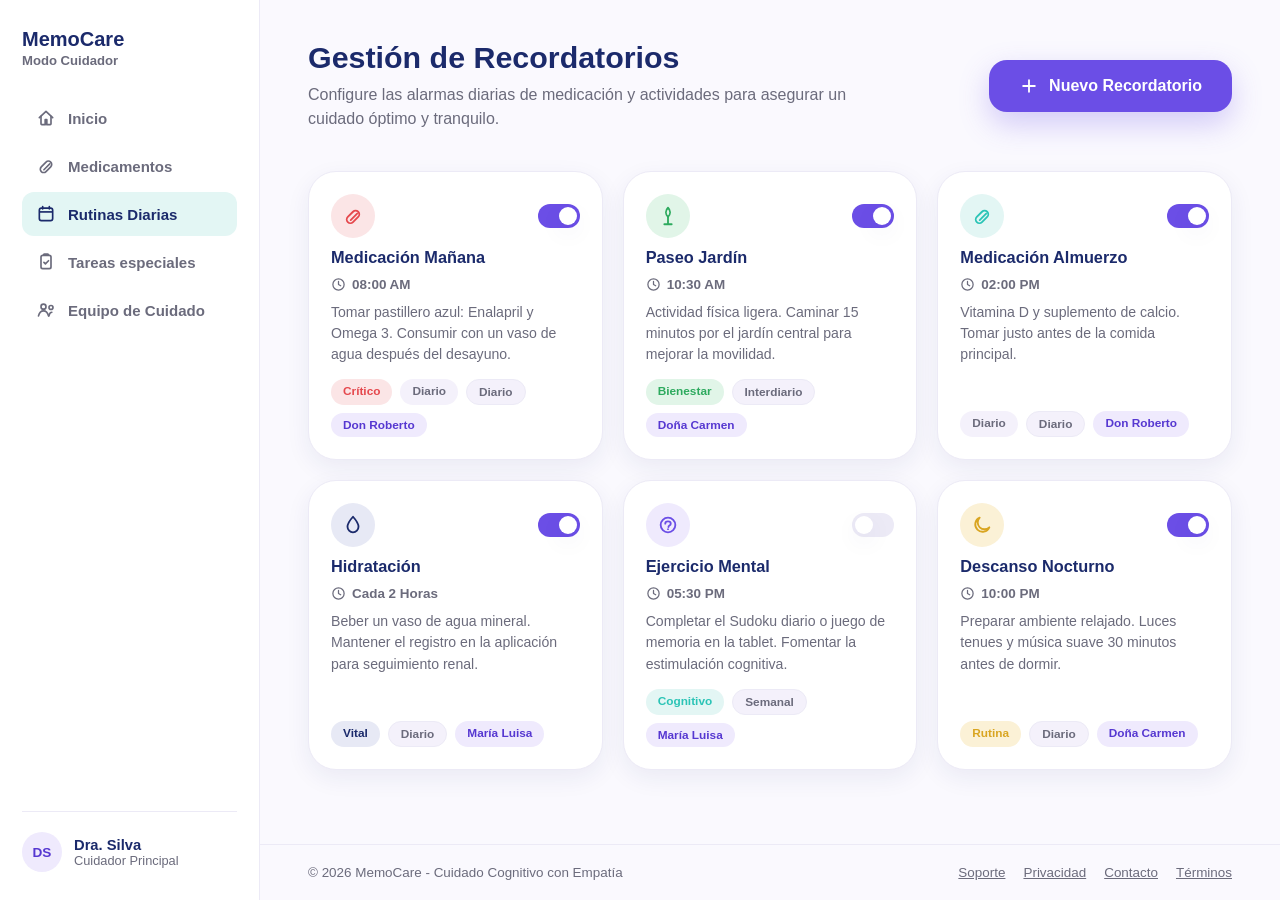
<file: assets/components/cuidador/rutinas-diarias-cuidador/rutinas-diarias-cuidador.html>
<!DOCTYPE html>
<html lang="es">
<head>
<meta charset="UTF-8">
<meta name="viewport" content="width=device-width, initial-scale=1.0">
<title>MemoCare — Rutinas Diarias</title>
<link rel="icon" href="../../../favicon.ico">
<link rel="stylesheet" href="../../../styles/styles.css">
<link rel="stylesheet" href="./rutinas-diarias-cuidador.css">
</head>
<body>

<div class="panel-cuidador">

  <aside class="barra-lateral">

    <div class="barra-lateral__marca">
      <span class="barra-lateral__nombre">MemoCare</span>
      <span class="barra-lateral__subtitulo">Modo Cuidador</span>
    </div>


    <nav class="barra-lateral__nav" aria-label="Navegación del panel">
      <a href="../dashboard-cuidador/dashboard-cuidador.html" class="barra-lateral__enlace">
        <svg viewBox="0 0 24 24" fill="none" aria-hidden="true"><path d="M4 11.5L12 4l8 7.5" stroke="currentColor" stroke-width="2" stroke-linecap="round" stroke-linejoin="round"/><path d="M6 10v9a1 1 0 0 0 1 1h4v-6h2v6h4a1 1 0 0 0 1-1v-9" stroke="currentColor" stroke-width="2" stroke-linecap="round" stroke-linejoin="round"/></svg>
        Inicio
      </a>
      <a href="../medicamentos-cuidador/medicamentos-cuidador.html" class="barra-lateral__enlace">
        <svg viewBox="0 0 24 24" fill="none" aria-hidden="true"><rect x="4" y="9" width="16" height="8" rx="4" transform="rotate(-45 12 13)" stroke="currentColor" stroke-width="2"/><path d="M9.5 16.5l7-7" stroke="currentColor" stroke-width="2" stroke-linecap="round"/></svg>
        Medicamentos
      </a>
      <a href="./rutinas-diarias-cuidador.html" class="barra-lateral__enlace barra-lateral__enlace--activo">
        <svg viewBox="0 0 24 24" fill="none" aria-hidden="true"><rect x="4" y="5" width="16" height="15" rx="2.5" stroke="currentColor" stroke-width="2"/><path d="M4 9.5h16" stroke="currentColor" stroke-width="2"/><path d="M8 3v3M16 3v3" stroke="currentColor" stroke-width="2" stroke-linecap="round"/></svg>
        Rutinas Diarias
      </a>
      <a href="../tareas-especiales-cuidador/tareas-especiales-cuidador.html" class="barra-lateral__enlace">
        <svg viewBox="0 0 24 24" fill="none" aria-hidden="true"><rect x="6" y="4" width="12" height="16" rx="2" stroke="currentColor" stroke-width="2"/><path d="M9 4V3.5a1 1 0 0 1 1-1h4a1 1 0 0 1 1 1V4" stroke="currentColor" stroke-width="2"/><path d="M9.5 12.5l1.8 1.8L15 10.5" stroke="currentColor" stroke-width="2" stroke-linecap="round" stroke-linejoin="round"/></svg>
        Tareas especiales
      </a>
      <a href="../equipo-cuidador/equipo-cuidador.html" class="barra-lateral__enlace">
        <svg viewBox="0 0 24 24" fill="none" aria-hidden="true"><circle cx="9" cy="8" r="3" stroke="currentColor" stroke-width="2"/><path d="M3 19c1-4 3-6 6-6s5 2 6 6" stroke="currentColor" stroke-width="2" stroke-linecap="round"/><circle cx="18" cy="9" r="2.4" stroke="currentColor" stroke-width="2"/><path d="M15.5 19c.6-2.8 2-4.3 3.5-4.3" stroke="currentColor" stroke-width="2" stroke-linecap="round"/></svg>
        Equipo de Cuidado
      </a>
    </nav>

    <div class="barra-lateral__perfil">
      <div class="barra-lateral__perfil-avatar">DS</div>
      <div>
        <p class="barra-lateral__perfil-nombre">Dra. Silva</p>
        <p class="barra-lateral__perfil-rol">Cuidador Principal</p>
      </div>
    </div>

  </aside>

  <div class="columna-principal">

  <main class="contenido">

    <div class="contenido__encabezado">
      <div>
        <h1 class="contenido__saludo">Gestión de Recordatorios</h1>
        <p class="contenido__subtitulo">Configure las alarmas diarias de medicación y actividades para asegurar un cuidado óptimo y tranquilo.</p>
      </div>
      <button class="boton boton--morado" type="button" id="boton-nuevo-recordatorio" aria-haspopup="dialog" aria-controls="modal-recordatorio">
        <svg viewBox="0 0 24 24" fill="none" aria-hidden="true" class="boton__icono"><path d="M12 5v14M5 12h14" stroke="white" stroke-width="2.2" stroke-linecap="round"/></svg>
        Nuevo Recordatorio
      </button>
    </div>

    <section class="rutinas">
      <div class="rutinas__grid" id="lista-recordatorios">

        <article class="tarjeta-rutina">
          <div class="tarjeta-rutina__encabezado">
            <div class="tarjeta-rutina__icono tarjeta-rutina__icono--rojo">
              <svg viewBox="0 0 24 24" fill="none" aria-hidden="true"><rect x="4" y="9" width="16" height="8" rx="4" transform="rotate(-45 12 13)" stroke="currentColor" stroke-width="2"/><path d="M9.5 16.5l7-7" stroke="currentColor" stroke-width="2" stroke-linecap="round"/></svg>
            </div>
            <label class="interruptor">
              <input type="checkbox" checked>
              <span class="interruptor__riel"></span>
            </label>
          </div>
          <h3 class="tarjeta-rutina__titulo">Medicación Mañana</h3>
          <p class="tarjeta-rutina__hora">
            <svg viewBox="0 0 24 24" fill="none" aria-hidden="true"><circle cx="12" cy="12" r="9" stroke="currentColor" stroke-width="2"/><path d="M12 7v5l3.5 2" stroke="currentColor" stroke-width="2" stroke-linecap="round" stroke-linejoin="round"/></svg>
            08:00 AM
          </p>
          <p class="tarjeta-rutina__texto">Tomar pastillero azul: Enalapril y Omega 3. Consumir con un vaso de agua después del desayuno.</p>
          <div class="tarjeta-rutina__etiquetas">
            <span class="etiqueta-rutina etiqueta-rutina--critico">Crítico</span>
            <span class="etiqueta-rutina etiqueta-rutina--diario">Diario</span>
            <span class="etiqueta-rutina etiqueta-rutina--frecuencia">Diario</span>
            <span class="etiqueta-rutina etiqueta-rutina--paciente">Don Roberto</span>
          </div>
        </article>

        <article class="tarjeta-rutina">
          <div class="tarjeta-rutina__encabezado">
            <div class="tarjeta-rutina__icono tarjeta-rutina__icono--verde">
              <svg viewBox="0 0 24 24" fill="none" aria-hidden="true"><path d="M12 3c3 3 3 7 0 10-3-3-3-7 0-10z" stroke="currentColor" stroke-width="2" stroke-linejoin="round"/><path d="M12 13v8M8 21h8" stroke="currentColor" stroke-width="2" stroke-linecap="round"/></svg>
            </div>
            <label class="interruptor">
              <input type="checkbox" checked>
              <span class="interruptor__riel"></span>
            </label>
          </div>
          <h3 class="tarjeta-rutina__titulo">Paseo Jardín</h3>
          <p class="tarjeta-rutina__hora">
            <svg viewBox="0 0 24 24" fill="none" aria-hidden="true"><circle cx="12" cy="12" r="9" stroke="currentColor" stroke-width="2"/><path d="M12 7v5l3.5 2" stroke="currentColor" stroke-width="2" stroke-linecap="round" stroke-linejoin="round"/></svg>
            10:30 AM
          </p>
          <p class="tarjeta-rutina__texto">Actividad física ligera. Caminar 15 minutos por el jardín central para mejorar la movilidad.</p>
          <div class="tarjeta-rutina__etiquetas">
            <span class="etiqueta-rutina etiqueta-rutina--bienestar">Bienestar</span>
            <span class="etiqueta-rutina etiqueta-rutina--frecuencia">Interdiario</span>
            <span class="etiqueta-rutina etiqueta-rutina--paciente">Doña Carmen</span>
          </div>
        </article>

        <article class="tarjeta-rutina">
          <div class="tarjeta-rutina__encabezado">
            <div class="tarjeta-rutina__icono tarjeta-rutina__icono--turquesa">
              <svg viewBox="0 0 24 24" fill="none" aria-hidden="true"><rect x="4" y="9" width="16" height="8" rx="4" transform="rotate(-45 12 13)" stroke="currentColor" stroke-width="2"/><path d="M9.5 16.5l7-7" stroke="currentColor" stroke-width="2" stroke-linecap="round"/></svg>
            </div>
            <label class="interruptor">
              <input type="checkbox" checked>
              <span class="interruptor__riel"></span>
            </label>
          </div>
          <h3 class="tarjeta-rutina__titulo">Medicación Almuerzo</h3>
          <p class="tarjeta-rutina__hora">
            <svg viewBox="0 0 24 24" fill="none" aria-hidden="true"><circle cx="12" cy="12" r="9" stroke="currentColor" stroke-width="2"/><path d="M12 7v5l3.5 2" stroke="currentColor" stroke-width="2" stroke-linecap="round" stroke-linejoin="round"/></svg>
            02:00 PM
          </p>
          <p class="tarjeta-rutina__texto">Vitamina D y suplemento de calcio. Tomar justo antes de la comida principal.</p>
          <div class="tarjeta-rutina__etiquetas">
            <span class="etiqueta-rutina etiqueta-rutina--diario">Diario</span>
            <span class="etiqueta-rutina etiqueta-rutina--frecuencia">Diario</span>
            <span class="etiqueta-rutina etiqueta-rutina--paciente">Don Roberto</span>
          </div>
        </article>

        <article class="tarjeta-rutina">
          <div class="tarjeta-rutina__encabezado">
            <div class="tarjeta-rutina__icono tarjeta-rutina__icono--azul">
              <svg viewBox="0 0 24 24" fill="none" aria-hidden="true"><path d="M12 3s6 6.5 6 11a6 6 0 1 1-12 0c0-4.5 6-11 6-11z" stroke="currentColor" stroke-width="2" stroke-linejoin="round"/></svg>
            </div>
            <label class="interruptor">
              <input type="checkbox" checked>
              <span class="interruptor__riel"></span>
            </label>
          </div>
          <h3 class="tarjeta-rutina__titulo">Hidratación</h3>
          <p class="tarjeta-rutina__hora">
            <svg viewBox="0 0 24 24" fill="none" aria-hidden="true"><circle cx="12" cy="12" r="9" stroke="currentColor" stroke-width="2"/><path d="M12 7v5l3.5 2" stroke="currentColor" stroke-width="2" stroke-linecap="round" stroke-linejoin="round"/></svg>
            Cada 2 Horas
          </p>
          <p class="tarjeta-rutina__texto">Beber un vaso de agua mineral. Mantener el registro en la aplicación para seguimiento renal.</p>
          <div class="tarjeta-rutina__etiquetas">
            <span class="etiqueta-rutina etiqueta-rutina--vital">Vital</span>
            <span class="etiqueta-rutina etiqueta-rutina--frecuencia">Diario</span>
            <span class="etiqueta-rutina etiqueta-rutina--paciente">María Luisa</span>
          </div>
        </article>

        <article class="tarjeta-rutina">
          <div class="tarjeta-rutina__encabezado">
            <div class="tarjeta-rutina__icono tarjeta-rutina__icono--morado">
              <svg viewBox="0 0 24 24" fill="none" aria-hidden="true"><circle cx="12" cy="12" r="8" stroke="currentColor" stroke-width="2"/><path d="M9 10.5c0-1.4 1.3-2.5 3-2.5s3 1.1 3 2.5c0 1-.6 1.6-1.4 2.1-.8.5-1.1.9-1.1 1.6" stroke="currentColor" stroke-width="2" stroke-linecap="round"/><circle cx="12" cy="16.5" r="1" fill="currentColor"/></svg>
            </div>
            <label class="interruptor">
              <input type="checkbox">
              <span class="interruptor__riel"></span>
            </label>
          </div>
          <h3 class="tarjeta-rutina__titulo">Ejercicio Mental</h3>
          <p class="tarjeta-rutina__hora">
            <svg viewBox="0 0 24 24" fill="none" aria-hidden="true"><circle cx="12" cy="12" r="9" stroke="currentColor" stroke-width="2"/><path d="M12 7v5l3.5 2" stroke="currentColor" stroke-width="2" stroke-linecap="round" stroke-linejoin="round"/></svg>
            05:30 PM
          </p>
          <p class="tarjeta-rutina__texto">Completar el Sudoku diario o juego de memoria en la tablet. Fomentar la estimulación cognitiva.</p>
          <div class="tarjeta-rutina__etiquetas">
            <span class="etiqueta-rutina etiqueta-rutina--cognitivo">Cognitivo</span>
            <span class="etiqueta-rutina etiqueta-rutina--frecuencia">Semanal</span>
            <span class="etiqueta-rutina etiqueta-rutina--paciente">María Luisa</span>
          </div>
        </article>

        <article class="tarjeta-rutina">
          <div class="tarjeta-rutina__encabezado">
            <div class="tarjeta-rutina__icono tarjeta-rutina__icono--amarillo">
              <svg viewBox="0 0 24 24" fill="none" aria-hidden="true"><path d="M20 14.5A8 8 0 1 1 9.5 4a6.5 6.5 0 0 0 10.5 10.5z" stroke="currentColor" stroke-width="2" stroke-linejoin="round"/></svg>
            </div>
            <label class="interruptor">
              <input type="checkbox" checked>
              <span class="interruptor__riel"></span>
            </label>
          </div>
          <h3 class="tarjeta-rutina__titulo">Descanso Nocturno</h3>
          <p class="tarjeta-rutina__hora">
            <svg viewBox="0 0 24 24" fill="none" aria-hidden="true"><circle cx="12" cy="12" r="9" stroke="currentColor" stroke-width="2"/><path d="M12 7v5l3.5 2" stroke="currentColor" stroke-width="2" stroke-linecap="round" stroke-linejoin="round"/></svg>
            10:00 PM
          </p>
          <p class="tarjeta-rutina__texto">Preparar ambiente relajado. Luces tenues y música suave 30 minutos antes de dormir.</p>
          <div class="tarjeta-rutina__etiquetas">
            <span class="etiqueta-rutina etiqueta-rutina--rutina">Rutina</span>
            <span class="etiqueta-rutina etiqueta-rutina--frecuencia">Diario</span>
            <span class="etiqueta-rutina etiqueta-rutina--paciente">Doña Carmen</span>
          </div>
        </article>

      </div>
    </section>

  </main>

    <footer class="pie-dashboard">
      <p>© 2026 MemoCare - Cuidado Cognitivo con Empatía</p>
      <nav class="pie-dashboard__enlaces" aria-label="Enlaces del pie de página">
        <a href="#">Soporte</a>
        <a href="#">Privacidad</a>
        <a href="#">Contacto</a>
        <a href="#">Términos</a>
      </nav>
    </footer>

  </div>

</div>

<div class="modal-paciente" id="modal-recordatorio" aria-hidden="true">
  <div class="modal-paciente__overlay" data-cerrar-modal-recordatorio></div>

  <div class="modal-paciente__caja" role="dialog" aria-modal="true" aria-labelledby="modal-recordatorio-titulo">
    <button class="modal-paciente__cerrar" type="button" aria-label="Cerrar" data-cerrar-modal-recordatorio>✕</button>

    <h2 class="modal-paciente__titulo" id="modal-recordatorio-titulo">Nuevo Recordatorio</h2>

    <form class="modal-paciente__formulario" id="formulario-recordatorio" novalidate>
      <div class="campo">
        <label for="recordatorio-paciente">Paciente</label>
        <select id="recordatorio-paciente" name="paciente" required>
          <option value="" disabled selected>Selecciona un paciente</option>
          <option value="dona-carmen">Doña Carmen</option>
          <option value="don-roberto">Don Roberto</option>
          <option value="maria-luisa">María Luisa</option>
        </select>
        <span class="campo__mensaje-error" data-error-para="recordatorio-paciente">Selecciona el paciente.</span>
      </div>

      <div class="campo">
        <label for="recordatorio-titulo">Título del recordatorio</label>
        <input type="text" id="recordatorio-titulo" name="titulo" placeholder="Ej. Medicación Tarde" minlength="3" required>
        <span class="campo__mensaje-error" data-error-para="recordatorio-titulo">Escribe un título (mínimo 3 caracteres).</span>
      </div>

      <div class="campo">
        <label for="recordatorio-hora">Hora</label>
        <input type="time" id="recordatorio-hora" name="hora" required>
        <span class="campo__mensaje-error" data-error-para="recordatorio-hora">Selecciona una hora válida.</span>
      </div>

      <div class="campo">
        <label for="recordatorio-frecuencia">Frecuencia</label>
        <select id="recordatorio-frecuencia" name="frecuencia" required>
          <option value="" disabled selected>Selecciona una frecuencia</option>
          <option value="diario">Diario</option>
          <option value="interdiario">Interdiario</option>
          <option value="semanal">Semanal</option>
        </select>
        <span class="campo__mensaje-error" data-error-para="recordatorio-frecuencia">Selecciona la frecuencia.</span>
      </div>

      <div class="campo">
        <label for="recordatorio-categoria">Categoría</label>
        <select id="recordatorio-categoria" name="categoria" required>
          <option value="" disabled selected>Selecciona una categoría</option>
          <option value="critico">Crítico</option>
          <option value="diario">Diario</option>
          <option value="bienestar">Bienestar</option>
          <option value="vital">Vital</option>
          <option value="cognitivo">Cognitivo</option>
          <option value="rutina">Rutina</option>
        </select>
        <span class="campo__mensaje-error" data-error-para="recordatorio-categoria">Selecciona una categoría.</span>
      </div>

      <div class="campo">
        <label for="recordatorio-descripcion">Descripción</label>
        <textarea id="recordatorio-descripcion" name="descripcion" rows="3" placeholder="Describe el recordatorio..." minlength="10" required></textarea>
        <span class="campo__mensaje-error" data-error-para="recordatorio-descripcion">Escribe una descripción (mínimo 10 caracteres).</span>
      </div>

      <button type="submit" class="boton boton--morado boton--ancho">Guardar Recordatorio</button>
      <p class="modal-paciente__feedback" id="recordatorio-feedback" role="status">¡Recordatorio agregado correctamente!</p>
    </form>
  </div>
</div>

<script src="./rutinas-diarias-cuidador.js"></script>
</body>
</html>
</file>
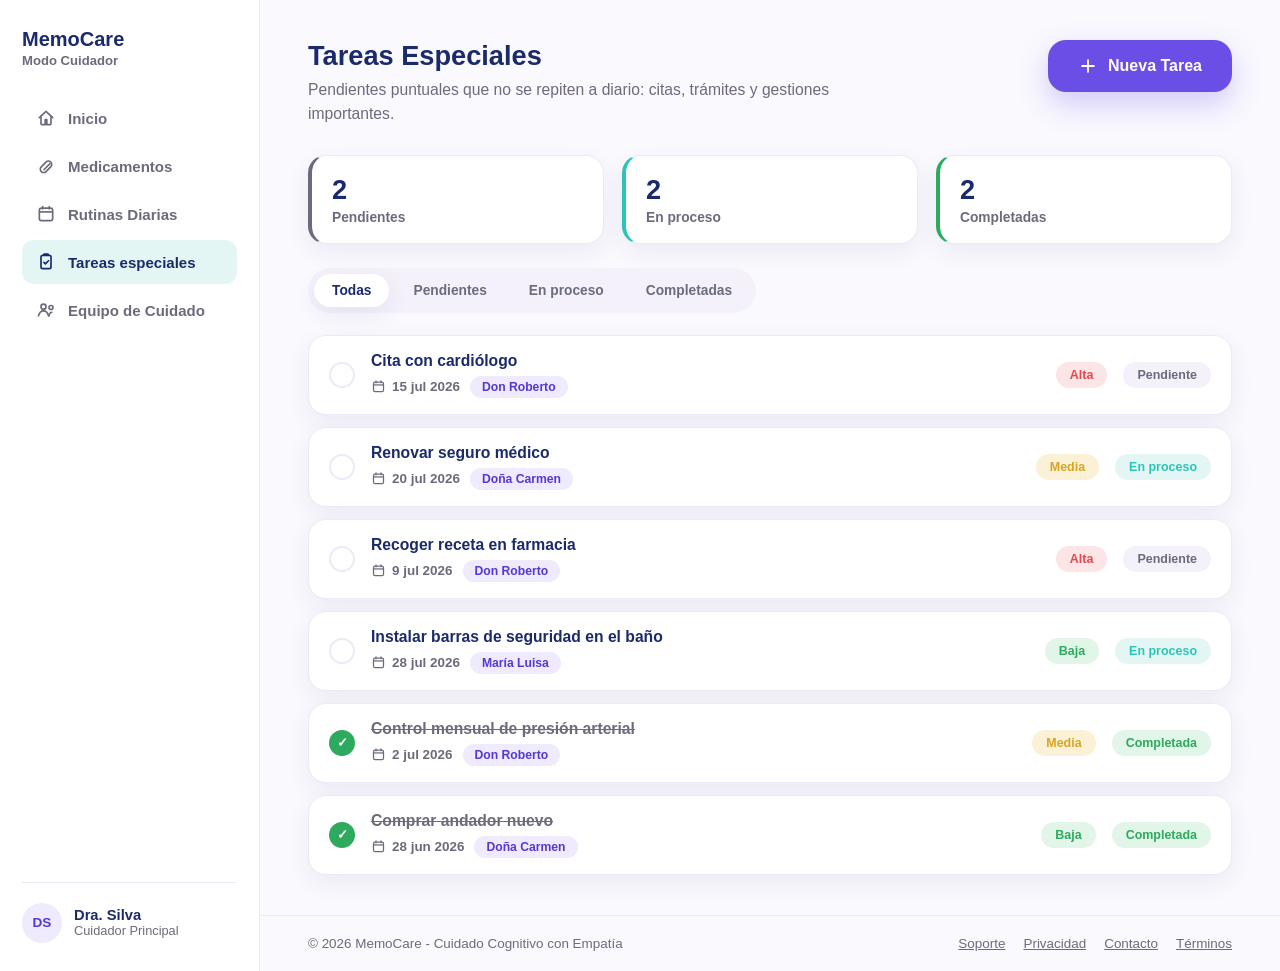
<file: assets/components/cuidador/tareas-especiales-cuidador/tareas-especiales-cuidador.html>
<!DOCTYPE html>
<html lang="es">
<head>
<meta charset="UTF-8">
<meta name="viewport" content="width=device-width, initial-scale=1.0">
<title>MemoCare — Tareas Especiales</title>
<link rel="icon" href="../../../favicon.ico">
<link rel="stylesheet" href="../../../styles/styles.css">
<link rel="stylesheet" href="../dashboard-cuidador/dashboard.css">
<link rel="stylesheet" href="./tareas-especiales-cuidador.css">
</head>
<body>

<div class="panel-cuidador">

  <aside class="barra-lateral">

    <div class="barra-lateral__marca">
      <span class="barra-lateral__nombre">MemoCare</span>
      <span class="barra-lateral__subtitulo">Modo Cuidador</span>
    </div>


    <nav class="barra-lateral__nav" aria-label="Navegación del panel">
      <a href="../dashboard-cuidador/dashboard-cuidador.html" class="barra-lateral__enlace">
        <svg viewBox="0 0 24 24" fill="none" aria-hidden="true"><path d="M4 11.5L12 4l8 7.5" stroke="currentColor" stroke-width="2" stroke-linecap="round" stroke-linejoin="round"/><path d="M6 10v9a1 1 0 0 0 1 1h4v-6h2v6h4a1 1 0 0 0 1-1v-9" stroke="currentColor" stroke-width="2" stroke-linecap="round" stroke-linejoin="round"/></svg>
        Inicio
      </a>
      <a href="../medicamentos-cuidador/medicamentos-cuidador.html" class="barra-lateral__enlace">
        <svg viewBox="0 0 24 24" fill="none" aria-hidden="true"><rect x="4" y="9" width="16" height="8" rx="4" transform="rotate(-45 12 13)" stroke="currentColor" stroke-width="2"/><path d="M9.5 16.5l7-7" stroke="currentColor" stroke-width="2" stroke-linecap="round"/></svg>
        Medicamentos
      </a>
      <a href="../rutinas-diarias-cuidador/rutinas-diarias-cuidador.html" class="barra-lateral__enlace">
        <svg viewBox="0 0 24 24" fill="none" aria-hidden="true"><rect x="4" y="5" width="16" height="15" rx="2.5" stroke="currentColor" stroke-width="2"/><path d="M4 9.5h16" stroke="currentColor" stroke-width="2"/><path d="M8 3v3M16 3v3" stroke="currentColor" stroke-width="2" stroke-linecap="round"/></svg>
        Rutinas Diarias
      </a>
      <a href="./tareas-especiales-cuidador.html" class="barra-lateral__enlace barra-lateral__enlace--activo">
        <svg viewBox="0 0 24 24" fill="none" aria-hidden="true"><rect x="6" y="4" width="12" height="16" rx="2" stroke="currentColor" stroke-width="2"/><path d="M9 4V3.5a1 1 0 0 1 1-1h4a1 1 0 0 1 1 1V4" stroke="currentColor" stroke-width="2"/><path d="M9.5 12.5l1.8 1.8L15 10.5" stroke="currentColor" stroke-width="2" stroke-linecap="round" stroke-linejoin="round"/></svg>
        Tareas especiales
      </a>
      <a href="../equipo-cuidador/equipo-cuidador.html" class="barra-lateral__enlace">
        <svg viewBox="0 0 24 24" fill="none" aria-hidden="true"><circle cx="9" cy="8" r="3" stroke="currentColor" stroke-width="2"/><path d="M3 19c1-4 3-6 6-6s5 2 6 6" stroke="currentColor" stroke-width="2" stroke-linecap="round"/><circle cx="18" cy="9" r="2.4" stroke="currentColor" stroke-width="2"/><path d="M15.5 19c.6-2.8 2-4.3 3.5-4.3" stroke="currentColor" stroke-width="2" stroke-linecap="round"/></svg>
        Equipo de Cuidado
      </a>
    </nav>

    <div class="barra-lateral__perfil">
      <div class="barra-lateral__perfil-avatar">DS</div>
      <div>
        <p class="barra-lateral__perfil-nombre">Dra. Silva</p>
        <p class="barra-lateral__perfil-rol">Cuidador Principal</p>
      </div>
    </div>

  </aside>

  <div class="columna-principal">

  <main class="contenido">

    <div class="tareas__encabezado">
      <div>
        <h1 class="tareas__titulo">Tareas Especiales</h1>
        <p class="tareas__subtitulo">Pendientes puntuales que no se repiten a diario: citas, trámites y gestiones importantes.</p>
      </div>
      <button class="boton boton--morado" type="button" id="boton-nueva-tarea-especial" aria-haspopup="dialog" aria-controls="modal-tarea">
        <svg viewBox="0 0 24 24" fill="none" aria-hidden="true" class="boton__icono"><path d="M12 5v14M5 12h14" stroke="white" stroke-width="2.2" stroke-linecap="round"/></svg>
        Nueva Tarea
      </button>
    </div>

    <div class="tareas__resumen">
      <div class="resumen-estado resumen-estado--pendiente">
        <span class="resumen-estado__numero" id="contador-pendientes">0</span>
        <span class="resumen-estado__texto">Pendientes</span>
      </div>
      <div class="resumen-estado resumen-estado--proceso">
        <span class="resumen-estado__numero" id="contador-proceso">0</span>
        <span class="resumen-estado__texto">En proceso</span>
      </div>
      <div class="resumen-estado resumen-estado--completada">
        <span class="resumen-estado__numero" id="contador-completadas">0</span>
        <span class="resumen-estado__texto">Completadas</span>
      </div>
    </div>

    <div class="tareas__filtros" role="tablist" aria-label="Filtrar tareas por estado">
      <button class="tareas__filtro tareas__filtro--activo" type="button" data-filtro="todas">Todas</button>
      <button class="tareas__filtro" type="button" data-filtro="pendiente">Pendientes</button>
      <button class="tareas__filtro" type="button" data-filtro="proceso">En proceso</button>
      <button class="tareas__filtro" type="button" data-filtro="completada">Completadas</button>
    </div>

    <ul class="tareas__lista" id="lista-tareas">

      <li class="tarea" data-estado="pendiente" data-prioridad="alta">
        <label class="tarea__casilla">
          <input type="checkbox">
          <span class="tarea__casilla-visual"></span>
        </label>
        <div class="tarea__info">
          <p class="tarea__titulo">Cita con cardiólogo</p>
          <div class="tarea__meta">
            <span class="tarea__fecha">
              <svg viewBox="0 0 24 24" fill="none" aria-hidden="true"><rect x="4" y="5" width="16" height="15" rx="2.5" stroke="currentColor" stroke-width="2"/><path d="M4 9.5h16" stroke="currentColor" stroke-width="2"/><path d="M8 3v3M16 3v3" stroke="currentColor" stroke-width="2" stroke-linecap="round"/></svg>
              15 jul 2026
            </span>
            <span class="etiqueta-rutina etiqueta-rutina--paciente">Don Roberto</span>
          </div>
        </div>
        <span class="tarea__prioridad tarea__prioridad--alta">Alta</span>
        <span class="tarea__estado tarea__estado--pendiente">Pendiente</span>
      </li>

      <li class="tarea" data-estado="proceso" data-prioridad="media">
        <label class="tarea__casilla">
          <input type="checkbox">
          <span class="tarea__casilla-visual"></span>
        </label>
        <div class="tarea__info">
          <p class="tarea__titulo">Renovar seguro médico</p>
          <div class="tarea__meta">
            <span class="tarea__fecha">
              <svg viewBox="0 0 24 24" fill="none" aria-hidden="true"><rect x="4" y="5" width="16" height="15" rx="2.5" stroke="currentColor" stroke-width="2"/><path d="M4 9.5h16" stroke="currentColor" stroke-width="2"/><path d="M8 3v3M16 3v3" stroke="currentColor" stroke-width="2" stroke-linecap="round"/></svg>
              20 jul 2026
            </span>
            <span class="etiqueta-rutina etiqueta-rutina--paciente">Doña Carmen</span>
          </div>
        </div>
        <span class="tarea__prioridad tarea__prioridad--media">Media</span>
        <span class="tarea__estado tarea__estado--proceso">En proceso</span>
      </li>

      <li class="tarea" data-estado="pendiente" data-prioridad="alta">
        <label class="tarea__casilla">
          <input type="checkbox">
          <span class="tarea__casilla-visual"></span>
        </label>
        <div class="tarea__info">
          <p class="tarea__titulo">Recoger receta en farmacia</p>
          <div class="tarea__meta">
            <span class="tarea__fecha">
              <svg viewBox="0 0 24 24" fill="none" aria-hidden="true"><rect x="4" y="5" width="16" height="15" rx="2.5" stroke="currentColor" stroke-width="2"/><path d="M4 9.5h16" stroke="currentColor" stroke-width="2"/><path d="M8 3v3M16 3v3" stroke="currentColor" stroke-width="2" stroke-linecap="round"/></svg>
              9 jul 2026
            </span>
            <span class="etiqueta-rutina etiqueta-rutina--paciente">Don Roberto</span>
          </div>
        </div>
        <span class="tarea__prioridad tarea__prioridad--alta">Alta</span>
        <span class="tarea__estado tarea__estado--pendiente">Pendiente</span>
      </li>

      <li class="tarea" data-estado="proceso" data-prioridad="baja">
        <label class="tarea__casilla">
          <input type="checkbox">
          <span class="tarea__casilla-visual"></span>
        </label>
        <div class="tarea__info">
          <p class="tarea__titulo">Instalar barras de seguridad en el baño</p>
          <div class="tarea__meta">
            <span class="tarea__fecha">
              <svg viewBox="0 0 24 24" fill="none" aria-hidden="true"><rect x="4" y="5" width="16" height="15" rx="2.5" stroke="currentColor" stroke-width="2"/><path d="M4 9.5h16" stroke="currentColor" stroke-width="2"/><path d="M8 3v3M16 3v3" stroke="currentColor" stroke-width="2" stroke-linecap="round"/></svg>
              28 jul 2026
            </span>
            <span class="etiqueta-rutina etiqueta-rutina--paciente">María Luisa</span>
          </div>
        </div>
        <span class="tarea__prioridad tarea__prioridad--baja">Baja</span>
        <span class="tarea__estado tarea__estado--proceso">En proceso</span>
      </li>

      <li class="tarea tarea--completada" data-estado="completada" data-prioridad="media">
        <label class="tarea__casilla">
          <input type="checkbox" checked>
          <span class="tarea__casilla-visual"></span>
        </label>
        <div class="tarea__info">
          <p class="tarea__titulo">Control mensual de presión arterial</p>
          <div class="tarea__meta">
            <span class="tarea__fecha">
              <svg viewBox="0 0 24 24" fill="none" aria-hidden="true"><rect x="4" y="5" width="16" height="15" rx="2.5" stroke="currentColor" stroke-width="2"/><path d="M4 9.5h16" stroke="currentColor" stroke-width="2"/><path d="M8 3v3M16 3v3" stroke="currentColor" stroke-width="2" stroke-linecap="round"/></svg>
              2 jul 2026
            </span>
            <span class="etiqueta-rutina etiqueta-rutina--paciente">Don Roberto</span>
          </div>
        </div>
        <span class="tarea__prioridad tarea__prioridad--media">Media</span>
        <span class="tarea__estado tarea__estado--completada">Completada</span>
      </li>

      <li class="tarea tarea--completada" data-estado="completada" data-prioridad="baja">
        <label class="tarea__casilla">
          <input type="checkbox" checked>
          <span class="tarea__casilla-visual"></span>
        </label>
        <div class="tarea__info">
          <p class="tarea__titulo">Comprar andador nuevo</p>
          <div class="tarea__meta">
            <span class="tarea__fecha">
              <svg viewBox="0 0 24 24" fill="none" aria-hidden="true"><rect x="4" y="5" width="16" height="15" rx="2.5" stroke="currentColor" stroke-width="2"/><path d="M4 9.5h16" stroke="currentColor" stroke-width="2"/><path d="M8 3v3M16 3v3" stroke="currentColor" stroke-width="2" stroke-linecap="round"/></svg>
              28 jun 2026
            </span>
            <span class="etiqueta-rutina etiqueta-rutina--paciente">Doña Carmen</span>
          </div>
        </div>
        <span class="tarea__prioridad tarea__prioridad--baja">Baja</span>
        <span class="tarea__estado tarea__estado--completada">Completada</span>
      </li>

    </ul>

  </main>

    <footer class="pie-dashboard">
      <p>© 2026 MemoCare - Cuidado Cognitivo con Empatía</p>
      <nav class="pie-dashboard__enlaces" aria-label="Enlaces del pie de página">
        <a href="#">Soporte</a>
        <a href="#">Privacidad</a>
        <a href="#">Contacto</a>
        <a href="#">Términos</a>
      </nav>
    </footer>

  </div>

</div>

<div class="modal-paciente" id="modal-tarea" aria-hidden="true">
  <div class="modal-paciente__overlay" data-cerrar-modal-tarea></div>

  <div class="modal-paciente__caja" role="dialog" aria-modal="true" aria-labelledby="modal-tarea-titulo">
    <button class="modal-paciente__cerrar" type="button" aria-label="Cerrar" data-cerrar-modal-tarea>✕</button>

    <h2 class="modal-paciente__titulo" id="modal-tarea-titulo">Nueva Tarea Especial</h2>

    <form class="modal-paciente__formulario" id="formulario-tarea" novalidate>
      <div class="campo">
        <label for="tarea-titulo">Título de la tarea</label>
        <input type="text" id="tarea-titulo" name="titulo" placeholder="Ej. Cita con el dentista" minlength="3" required>
        <span class="campo__mensaje-error" data-error-para="tarea-titulo">Escribe un título (mínimo 3 caracteres).</span>
      </div>

      <div class="campo">
        <label for="tarea-paciente">Paciente</label>
        <select id="tarea-paciente" name="paciente" required>
          <option value="" disabled selected>Selecciona un paciente</option>
          <option value="dona-carmen">Doña Carmen</option>
          <option value="don-roberto">Don Roberto</option>
          <option value="maria-luisa">María Luisa</option>
        </select>
        <span class="campo__mensaje-error" data-error-para="tarea-paciente">Selecciona el paciente.</span>
      </div>

      <div class="campo">
        <label for="tarea-fecha">Fecha límite</label>
        <input type="date" id="tarea-fecha" name="fecha" required>
        <span class="campo__mensaje-error" data-error-para="tarea-fecha">Selecciona una fecha.</span>
      </div>

      <div class="campo">
        <label for="tarea-prioridad">Prioridad</label>
        <select id="tarea-prioridad" name="prioridad" required>
          <option value="" disabled selected>Selecciona una prioridad</option>
          <option value="alta">Alta</option>
          <option value="media">Media</option>
          <option value="baja">Baja</option>
        </select>
        <span class="campo__mensaje-error" data-error-para="tarea-prioridad">Selecciona una prioridad.</span>
      </div>

      <button type="submit" class="boton boton--morado boton--ancho">Agregar Tarea</button>
      <p class="modal-paciente__feedback" id="tarea-feedback" role="status">¡Tarea agregada correctamente!</p>
    </form>
  </div>
</div>

<script src="./tareas-especiales-cuidador.js"></script>
</body>
</html>
</file>
<file: assets/styles/styles.css>
:root {
  --color-azul-oscuro: #1B2A6B;
  --color-turquesa: #2BC4B6;
  --color-turquesa-suave: #E3F6F4;
  --color-morado: #6B4EE6;
  --color-morado-oscuro: #5638D1;
  --color-morado-suave: #EFEAFD;
  --color-fondo-suave: #F4F1FB;
  --color-fondo-claro: #FAF9FE;
  --color-blanco: #FFFFFF;
  --color-texto: #2E2E3A;
  --color-texto-suave: #6B6B7C;
  --color-borde: #ECEAF6;

  --radio-grande: 28px;
  --radio-medio: 18px;
  --radio-chico: 12px;

  --sombra-suave: 0 8px 24px rgba(27, 42, 107, 0.07);
  --sombra-media: 0 16px 40px rgba(27, 42, 107, 0.12);
  --sombra-morada: 0 12px 30px rgba(107, 78, 230, 0.28);

  --fuente-base: 'Segoe UI', Roboto, 'Helvetica Neue', Arial, sans-serif;

  --transicion: all 0.3s cubic-bezier(0.4, 0, 0.2, 1);
}

* { margin: 0; padding: 0; box-sizing: border-box; }

body {
  font-family: var(--fuente-base);
  color: var(--color-texto);
  background-color: var(--color-blanco);
  -webkit-font-smoothing: antialiased;
}

img, svg { display: block; max-width: 100%; }
a { text-decoration: none; color: inherit; }
ul { list-style: none; }
button { font-family: inherit; cursor: pointer; border: none; background: none; }
input { font-family: inherit; }


.boton {
  display: inline-flex;
  align-items: center;
  justify-content: center;
  gap: 10px;
  font-weight: 700;
  font-size: 1rem;
  padding: 16px 30px;
  border-radius: var(--radio-medio);
  transition: var(--transicion);
}

.boton__icono { width: 20px; height: 20px; flex-shrink: 0; }

.boton--morado {
  background-color: var(--color-morado);
  color: var(--color-blanco);
  box-shadow: var(--sombra-morada);
}

.boton--morado:hover {
  background-color: var(--color-morado-oscuro);
  transform: translateY(-3px);
  box-shadow: 0 18px 36px rgba(107, 78, 230, 0.36);
}

.boton--contorno {
  background-color: var(--color-blanco);
  color: var(--color-azul-oscuro);
  border: 2px solid var(--color-turquesa);
}

.boton--contorno:hover {
  background-color: var(--color-turquesa-suave);
  transform: translateY(-3px);
}


.navbar {
  background-color: var(--color-blanco);
  border-bottom: 1px solid var(--color-borde);
  position: sticky;
  top: 0;
  z-index: 50;
}

.navbar__container {
  max-width: 1280px;
  margin: 0 auto;
  padding: 18px 24px;
  display: flex;
  align-items: center;
  justify-content: space-between;
  gap: 24px;
}

.navbar__marca {
  display: flex;
  align-items: center;
  gap: 10px;
  flex-shrink: 0;
}

.navbar__logo { width: 32px; height: 32px; }

.navbar__marca span {
  font-size: 1.3rem;
  font-weight: 800;
  color: var(--color-azul-oscuro);
}

.navbar__enlaces {
  display: flex;
  align-items: center;
  gap: 8px;
  flex: 1;
  justify-content: center;
}

.navbar__enlace {
  font-weight: 600;
  font-size: 0.98rem;
  color: var(--color-texto);
  padding: 10px 18px;
  border-radius: 999px;
  transition: var(--transicion);
}

.navbar__enlace:hover {
  background-color: var(--color-fondo-suave);
}

.navbar__enlace--activo {
  color: var(--color-azul-oscuro);
}

.navbar__acciones {
  display: flex;
  align-items: center;
  gap: 12px;
  flex-shrink: 0;
}

.navbar__buscador input {
  background: none;
  border: none;
  outline: none;
  font-size: 0.92rem;
  color: var(--color-texto);
  width: 120px;
}

.navbar__buscador input::placeholder { color: var(--color-texto-suave); }

.navbar__perfil {
  width: 44px;
  height: 44px;
  border-radius: 50%;
  background-color: var(--color-morado);
  display: flex;
  align-items: center;
  justify-content: center;
  transition: var(--transicion);
}


.navbar__perfil svg { width: 20px; height: 20px; }


.navbar__perfil:hover {
  background-color: var(--color-morado-oscuro);
  transform: translateY(-2px);
}

.navbar__hamburguesa {
  display: none;
  flex-direction: column;
  justify-content: center;
  gap: 5px;
  padding: 8px;
  width: 40px;
  height: 40px;
}

.navbar__hamburguesa span {
  width: 24px;
  height: 2.5px;
  background-color: var(--color-azul-oscuro);
  border-radius: 2px;
  transition: var(--transicion);
  transform-origin: center;
}

.navbar__hamburguesa[aria-expanded="true"] span:nth-child(1) {
  transform: translateY(7.5px) rotate(45deg);
}

.navbar__hamburguesa[aria-expanded="true"] span:nth-child(2) {
  opacity: 0;
}

.navbar__hamburguesa[aria-expanded="true"] span:nth-child(3) {
  transform: translateY(-7.5px) rotate(-45deg);
}


.navbar__enlaces-movil {
  display: none;
  flex-direction: column;
  gap: 4px;
  padding: 12px 24px 20px;
  background-color: var(--color-blanco);
  border-top: 1px solid var(--color-borde);
}

.navbar__enlaces-movil.es-abierto {
  display: flex;
}

.navbar__enlaces-movil .navbar__enlace {
  padding: 12px 16px;
  width: 100%;
}


.hero {
  background-color: var(--color-fondo-suave);
  padding: 64px 24px 56px;
}

.hero__container {
  max-width: 1280px;
  margin: 0 auto;
  display: grid;
  grid-template-columns: 1fr 1fr;
  gap: 48px;
  align-items: center;
}

.hero__titulo {
  font-size: 3rem;
  line-height: 1.18;
  font-weight: 800;
  color: var(--color-azul-oscuro);
  margin-bottom: 22px;
}

.hero__titulo-acento { color: var(--color-turquesa); }

.hero__texto {
  font-size: 1.05rem;
  line-height: 1.7;
  color: var(--color-texto-suave);
  max-width: 480px;
  margin-bottom: 36px;
}

.hero__acciones {
  display: flex;
  flex-wrap: wrap;
  gap: 16px;
  margin-bottom: 28px;
}

.hero__indicadores {
  display: flex;
  gap: 8px;
}

.hero__punto {
  width: 8px;
  height: 8px;
  border-radius: 50%;
  background-color: #D6D2EC;
  transition: var(--transicion);
}

.hero__punto--activo {
  background-color: var(--color-azul-oscuro);
  width: 22px;
  border-radius: 999px;
}

.hero__ilustracion { width: 100%; }
.hero__svg { width: 100%; height: auto; }


.servicios {
  background-color: var(--color-blanco);
  padding: 48px 24px 64px;
}

.servicios__container {
  max-width: 1280px;
  margin: 0 auto;
}

.servicios__encabezado {
  display: flex;
  align-items: center;
  justify-content: center;
  gap: 10px;
  margin-bottom: 36px;
}

.servicios__titulo {
  font-size: 1.15rem;
  font-weight: 700;
  color: var(--color-azul-oscuro);
  text-decoration: underline;
  text-decoration-color: var(--color-turquesa);
  text-decoration-thickness: 2px;
  text-underline-offset: 8px;
}

.servicios__corazon { font-size: 1.1rem; }

.servicios__grid {
  display: grid;
  grid-template-columns: repeat(6, 1fr);
  gap: 18px;
}

.tarjeta-servicio {
  background-color: var(--color-blanco);
  border: 1px solid var(--color-borde);
  border-radius: var(--radio-medio);
  padding: 22px 16px;
  text-align: center;
  box-shadow: var(--sombra-suave);
  transition: var(--transicion);
}

.tarjeta-servicio:hover {
  transform: translateY(-6px);
  box-shadow: var(--sombra-media);
  border-color: transparent;
}

.tarjeta-servicio__icono {
  width: 48px;
  height: 48px;
  border-radius: 50%;
  display: flex;
  align-items: center;
  justify-content: center;
  margin: 0 auto 14px;
  transition: var(--transicion);
}

.tarjeta-servicio:hover .tarjeta-servicio__icono {
  transform: scale(1.1);
}

.tarjeta-servicio__icono svg { width: 26px; height: 26px; }

.tarjeta-servicio__icono--turquesa { color: var(--color-turquesa); background-color: var(--color-turquesa-suave); }
.tarjeta-servicio__icono--morado   { color: var(--color-morado); background-color: var(--color-morado-suave); }
.tarjeta-servicio__icono--rojo     { color: #E5484D; background-color: #FBE5E6; }
.tarjeta-servicio__icono--amarillo { color: #D9A521; background-color: #FBF1D6; }
.tarjeta-servicio__icono--azul     { color: var(--color-azul-oscuro); background-color: #E7E9F5; }
.tarjeta-servicio__icono--verde    { color: #2DAA5E; background-color: #E1F5E8; }

.tarjeta-servicio__titulo {
  font-size: 0.98rem;
  font-weight: 700;
  color: var(--color-azul-oscuro);
  margin-bottom: 8px;
}

.tarjeta-servicio__texto {
  font-size: 0.82rem;
  line-height: 1.45;
  color: var(--color-texto-suave);
}


.banner-app {
  background-color: var(--color-fondo-suave);
  padding: 22px 24px;
  border-top: 1px solid var(--color-borde);
}

.banner-app__container {
  max-width: 1280px;
  margin: 0 auto;
  display: flex;
  align-items: center;
  justify-content: space-between;
  gap: 24px;
  flex-wrap: wrap;
}

.banner-app__mensaje {
  display: flex;
  align-items: center;
  gap: 14px;
}

.banner-app__avatar {
  width: 54px;
  height: 54px;
  border-radius: 50%;
  overflow: hidden;
  flex-shrink: 0;
  border: 3px solid var(--color-blanco);
  box-shadow: var(--sombra-suave);
}

.banner-app__titulo {
  font-weight: 700;
  color: var(--color-azul-oscuro);
  font-size: 0.98rem;
}

.banner-app__corazon { font-size: 0.95rem; }

.banner-app__subtitulo {
  font-size: 0.88rem;
  color: var(--color-turquesa);
  font-weight: 600;
}

.banner-app__boton { flex-shrink: 0; }


@media (max-width: 1024px) {
  .navbar__enlaces { display: none; }
  .navbar__hamburguesa { display: flex; }
  .navbar__buscador { display: none; }
  .navbar { position: relative; }

  .servicios__grid {
    grid-template-columns: repeat(3, 1fr);
  }

  .hero__titulo { font-size: 2.5rem; }
}

@media (min-width: 1025px) {
  .navbar__enlaces-movil { display: none !important; }
}

@media (max-width: 860px) {
  .hero__container {
    grid-template-columns: 1fr;
  }

  .hero__ilustracion {
    max-width: 420px;
    margin: 0 auto;
    order: -1;
  }

  .hero__contenido { text-align: center; }
  .hero__texto { margin-left: auto; margin-right: auto; }
  .hero__acciones { justify-content: center; }
  .hero__indicadores { justify-content: center; }
}


@media (max-width: 600px) {
  .navbar__container { padding: 14px 18px; }
  .navbar__marca span { font-size: 1.1rem; }

  .hero { padding: 40px 18px 48px; }
  .hero__titulo { font-size: 2rem; }
  .hero__texto { font-size: 0.98rem; }
  .hero__acciones { flex-direction: column; align-items: stretch; }
  .hero__acciones .boton { width: 100%; }

  .servicios { padding: 40px 18px 48px; }
  .servicios__grid {
    grid-template-columns: repeat(2, 1fr);
  }

  .banner-app__container {
    flex-direction: column;
    align-items: stretch;
    text-align: center;
  }

  .banner-app__mensaje {
    flex-direction: column;
    text-align: center;
  }

  .banner-app__boton { width: 100%; }
}

@media (max-width: 420px) {
  .servicios__grid { grid-template-columns: 1fr 1fr; }
}




.etiqueta {
  display: inline-block;
  background-color: var(--color-turquesa-suave);
  color: var(--color-turquesa);
  font-weight: 700;
  font-size: 0.8rem;
  letter-spacing: 0.04em;
  text-transform: uppercase;
  padding: 6px 16px;
  border-radius: 999px;
  margin-bottom: 18px;
}

.etiqueta--clara {
  background-color: rgba(255, 255, 255, 0.14);
  color: var(--color-turquesa);
}

.boton--ancho { width: 100%; }


.tarjeta-funcion,
.tarjeta-testimonio,
.beneficio-item {
  opacity: 0;
  transform: translateY(16px);
}

@media (prefers-reduced-motion: no-preference) {
  .tarjeta-funcion,
  .tarjeta-testimonio,
  .beneficio-item {
    transition: opacity 0.6s ease, transform 0.6s ease;
  }
}

.tarjeta-funcion.es-visible,
.tarjeta-testimonio.es-visible,
.beneficio-item.es-visible {
  opacity: 1;
  transform: translateY(0);
}

@media (prefers-reduced-motion: reduce) {
  .tarjeta-funcion,
  .tarjeta-testimonio,
  .beneficio-item {
    opacity: 1;
    transform: none;
  }
}


.funciones {
  padding: 100px 24px;
  background-color: var(--color-fondo-claro);
}

.funciones__container {
  max-width: 1180px;
  margin: 0 auto;
}

.funciones__encabezado {
  text-align: center;
  max-width: 620px;
  margin: 0 auto 56px;
}

.funciones__titulo {
  font-size: 2.4rem;
  line-height: 1.2;
  color: var(--color-azul-oscuro);
  font-weight: 800;
  margin-bottom: 16px;
}

.funciones__subtitulo {
  font-size: 1.05rem;
  color: var(--color-texto-suave);
  line-height: 1.6;
}

.funciones__grid {
  display: grid;
  grid-template-columns: repeat(3, 1fr);
  gap: 28px;
}

.tarjeta-funcion {
  background-color: var(--color-blanco);
  border: 1px solid var(--color-borde);
  border-radius: var(--radio-grande);
  padding: 36px 28px;
  box-shadow: var(--sombra-suave);
  transition: var(--transicion);
}

.tarjeta-funcion:hover {
  transform: translateY(-8px);
  box-shadow: var(--sombra-media);
  border-color: transparent;
}

.tarjeta-funcion__icono {
  width: 64px;
  height: 64px;
  border-radius: var(--radio-chico);
  display: flex;
  align-items: center;
  justify-content: center;
  margin-bottom: 22px;
  transition: var(--transicion);
}

.tarjeta-funcion:hover .tarjeta-funcion__icono {
  transform: scale(1.08) rotate(-4deg);
}

.tarjeta-funcion__icono svg { width: 36px; height: 36px; }

.tarjeta-funcion__icono--turquesa { color: var(--color-turquesa); background-color: var(--color-turquesa-suave); }
.tarjeta-funcion__icono--morado   { color: var(--color-morado); background-color: var(--color-morado-suave); }
.tarjeta-funcion__icono--azul     { color: var(--color-azul-oscuro); background-color: #E7E9F5; }

.tarjeta-funcion__titulo {
  font-size: 1.2rem;
  color: var(--color-azul-oscuro);
  font-weight: 700;
  margin-bottom: 10px;
}

.tarjeta-funcion__texto {
  font-size: 0.97rem;
  color: var(--color-texto-suave);
  line-height: 1.55;
}


.beneficios {
  padding: 100px 24px;
  background-color: var(--color-blanco);
}

.beneficios__container {
  max-width: 1180px;
  margin: 0 auto;
  display: grid;
  grid-template-columns: 1fr 1fr;
  gap: 64px;
  align-items: center;
}

.beneficios__ilustracion {
  background-color: var(--color-fondo-suave);
  border-radius: var(--radio-grande);
  padding: 24px;
}

.beneficios__svg { width: 100%; height: auto; }

.beneficios__titulo {
  font-size: 2.3rem;
  line-height: 1.2;
  color: var(--color-azul-oscuro);
  font-weight: 800;
  margin-bottom: 32px;
}

.beneficios__lista {
  display: grid;
  gap: 14px;
  margin-bottom: 36px;
}

.beneficio-item {
  display: flex;
  align-items: center;
  gap: 14px;
  background-color: var(--color-fondo-suave);
  border-radius: var(--radio-medio);
  padding: 16px 20px;
  transition: var(--transicion);
}

.beneficio-item:hover {
  background-color: var(--color-turquesa-suave);
  transform: translateX(6px);
}

.beneficio-item__check {
  flex-shrink: 0;
  width: 28px;
  height: 28px;
  border-radius: 50%;
  background-color: var(--color-turquesa);
  color: var(--color-blanco);
  display: flex;
  align-items: center;
  justify-content: center;
  font-size: 0.9rem;
  font-weight: 700;
}

.beneficio-item__texto {
  font-size: 1rem;
  color: var(--color-texto);
  font-weight: 600;
}

.beneficios__estadistica {
  display: flex;
  align-items: center;
  gap: 18px;
  background-color: var(--color-azul-oscuro);
  border-radius: var(--radio-grande);
  padding: 24px 28px;
}

.beneficios__estadistica-numero {
  font-size: 2.6rem;
  font-weight: 800;
  color: var(--color-turquesa);
  line-height: 1;
}

.beneficios__estadistica-texto {
  color: #D7DAF2;
  font-size: 0.95rem;
  line-height: 1.5;
}


.testimonios {
  padding: 100px 24px;
  background-color: var(--color-fondo-suave);
}

.testimonios__container {
  max-width: 1180px;
  margin: 0 auto;
}

.testimonios__encabezado {
  text-align: center;
  max-width: 620px;
  margin: 0 auto 56px;
}

.testimonios__titulo {
  font-size: 2.4rem;
  color: var(--color-azul-oscuro);
  font-weight: 800;
  margin-bottom: 16px;
}

.testimonios__subtitulo {
  font-size: 1.05rem;
  color: var(--color-texto-suave);
  line-height: 1.6;
}

.testimonios__grid {
  display: grid;
  grid-template-columns: repeat(3, 1fr);
  gap: 28px;
}

.tarjeta-testimonio {
  background-color: var(--color-blanco);
  border-radius: var(--radio-grande);
  padding: 32px 28px;
  box-shadow: var(--sombra-suave);
  transition: var(--transicion);
}

.tarjeta-testimonio:hover {
  transform: translateY(-8px);
  box-shadow: var(--sombra-media);
}

.tarjeta-testimonio__estrellas {
  color: #FFB648;
  font-size: 1.1rem;
  letter-spacing: 2px;
  margin-bottom: 16px;
}

.tarjeta-testimonio__comentario {
  font-size: 1.02rem;
  color: var(--color-texto);
  line-height: 1.6;
  margin-bottom: 26px;
  min-height: 78px;
}

.tarjeta-testimonio__autor {
  display: flex;
  align-items: center;
  gap: 14px;
}

.tarjeta-testimonio__avatar {
  width: 52px;
  height: 52px;
  border-radius: 50%;
  overflow: hidden;
  flex-shrink: 0;
  border: 3px solid var(--color-turquesa-suave);
}

.tarjeta-testimonio__nombre {
  font-weight: 700;
  color: var(--color-azul-oscuro);
  font-size: 0.98rem;
}

.tarjeta-testimonio__rol {
  font-size: 0.85rem;
  color: var(--color-texto-suave);
}


.contacto {
  padding: 100px 24px;
  background-color: var(--color-azul-oscuro);
  background-image: radial-gradient(circle at 90% 10%, rgba(43, 196, 182, 0.18), transparent 50%);
}

.contacto__container {
  max-width: 1180px;
  margin: 0 auto;
  display: grid;
  grid-template-columns: 1fr 1fr;
  gap: 64px;
  align-items: start;
}

.contacto__titulo {
  font-size: 2.2rem;
  line-height: 1.25;
  color: var(--color-blanco);
  font-weight: 800;
  margin-bottom: 18px;
}

.contacto__texto {
  color: #C7CBEA;
  font-size: 1rem;
  line-height: 1.65;
  margin-bottom: 32px;
}

.contacto__datos {
  display: grid;
  gap: 16px;
  margin-bottom: 32px;
}

.contacto__dato {
  display: flex;
  align-items: center;
  gap: 14px;
  color: var(--color-blanco);
  font-size: 1rem;
  font-weight: 600;
}

.contacto__dato-icono {
  width: 40px;
  height: 40px;
  border-radius: 50%;
  background-color: rgba(255, 255, 255, 0.1);
  display: flex;
  align-items: center;
  justify-content: center;
  font-size: 1.1rem;
}

.contacto__redes {
  display: flex;
  gap: 12px;
}

.contacto__red {
  width: 44px;
  height: 44px;
  border-radius: 50%;
  background-color: rgba(255, 255, 255, 0.1);
  color: var(--color-blanco);
  display: flex;
  align-items: center;
  justify-content: center;
  transition: var(--transicion);
}

.contacto__red svg { width: 20px; height: 20px; }

.contacto__red:hover {
  background-color: var(--color-turquesa);
  transform: translateY(-4px);
}

.contacto__formulario {
  background-color: var(--color-blanco);
  border-radius: var(--radio-grande);
  padding: 40px;
  box-shadow: var(--sombra-media);
  display: grid;
  gap: 20px;
}

.campo {
  display: grid;
  gap: 8px;
}

.campo label {
  font-weight: 700;
  font-size: 0.92rem;
  color: var(--color-azul-oscuro);
}

.campo input,
.campo textarea {
  border: 1.5px solid var(--color-borde);
  border-radius: var(--radio-chico);
  padding: 14px 16px;
  font-size: 0.98rem;
  color: var(--color-texto);
  background-color: var(--color-fondo-claro);
  transition: var(--transicion);
  resize: vertical;
}

.campo input::placeholder,
.campo textarea::placeholder {
  color: #A6A6B8;
}

.campo input:focus,
.campo textarea:focus {
  outline: none;
  border-color: var(--color-morado);
  background-color: var(--color-blanco);
  box-shadow: 0 0 0 4px rgba(107, 78, 230, 0.12);
}

.campo input.campo--error,
.campo textarea.campo--error {
  border-color: #E5484D;
}

.campo__mensaje-error {
  display: none;
  font-size: 0.84rem;
  color: #E5484D;
  font-weight: 600;
}

.campo__mensaje-error.es-visible { display: block; }

.contacto__formulario-feedback {
  display: none;
  align-items: center;
  gap: 10px;
  background-color: var(--color-turquesa-suave);
  color: var(--color-azul-oscuro);
  font-weight: 600;
  font-size: 0.92rem;
  padding: 14px 18px;
  border-radius: var(--radio-chico);
}

.contacto__formulario-feedback.es-visible {
  display: flex;
}


.pie {
  background-color: #141B47;
  padding: 72px 24px 0;
}

.pie__container {
  max-width: 1180px;
  margin: 0 auto;
  display: grid;
  grid-template-columns: 1.4fr 1fr;
  gap: 64px;
  padding-bottom: 56px;
  border-bottom: 1px solid rgba(255, 255, 255, 0.08);
}

.pie__logo {
  display: flex;
  align-items: center;
  gap: 10px;
  margin-bottom: 18px;
}

.pie__logo svg { width: 34px; height: 34px; }

.pie__logo span {
  font-size: 1.3rem;
  font-weight: 800;
  color: var(--color-blanco);
}

.pie__descripcion {
  color: #A7ABD1;
  font-size: 0.97rem;
  line-height: 1.65;
  max-width: 360px;
  margin-bottom: 24px;
}

.pie__redes {
  display: flex;
  gap: 12px;
}

.pie__redes a {
  width: 40px;
  height: 40px;
  border-radius: 50%;
  background-color: rgba(255, 255, 255, 0.08);
  color: var(--color-blanco);
  display: flex;
  align-items: center;
  justify-content: center;
  transition: var(--transicion);
}

.pie__redes svg { width: 18px; height: 18px; }

.pie__redes a:hover {
  background-color: var(--color-turquesa);
  transform: translateY(-3px);
}

.pie__enlaces h3 {
  color: var(--color-blanco);
  font-size: 1.02rem;
  font-weight: 700;
  margin-bottom: 20px;
}

.pie__enlaces {
  display: flex;
  flex-direction: column;
}

.pie__enlaces a {
  color: #A7ABD1;
  font-size: 0.96rem;
  padding: 7px 0;
  transition: var(--transicion);
  width: fit-content;
}

.pie__enlaces a:hover {
  color: var(--color-turquesa);
  transform: translateX(4px);
}

.pie__copyright {
  max-width: 1180px;
  margin: 0 auto;
  padding: 24px 0;
  text-align: center;
}

.pie__copyright p {
  color: #7E83AC;
  font-size: 0.88rem;
}


@media (max-width: 960px) {
  .funciones__grid,
  .testimonios__grid {
    grid-template-columns: repeat(2, 1fr);
  }

  .beneficios__container,
  .contacto__container {
    grid-template-columns: 1fr;
  }

  .beneficios__ilustracion {
    max-width: 420px;
    margin: 0 auto;
  }

  .pie__container {
    grid-template-columns: 1fr;
    gap: 40px;
  }
}


@media (max-width: 600px) {
  .funciones,
  .beneficios,
  .testimonios,
  .contacto {
    padding: 64px 18px;
  }

  .funciones__grid,
  .testimonios__grid {
    grid-template-columns: 1fr;
  }

  .funciones__titulo,
  .testimonios__titulo {
    font-size: 1.8rem;
  }

  .beneficios__titulo {
    font-size: 1.8rem;
  }

  .contacto__titulo {
    font-size: 1.7rem;
  }

  .contacto__formulario {
    padding: 28px 22px;
  }

  .beneficios__estadistica {
    flex-direction: column;
    text-align: center;
    gap: 8px;
  }
}


.modal-auth {
  display: none;
  position: fixed;
  inset: 0;
  z-index: 200;
  align-items: center;
  justify-content: center;
  padding: 24px;
}

.modal-auth.es-abierto {
  display: flex;
}

.modal-auth__overlay {
  position: absolute;
  inset: 0;
  background-color: rgba(27, 42, 107, 0.55);
}

.modal-auth__caja {
  position: relative;
  width: 100%;
  max-width: 420px;
  max-height: 90vh;
  overflow-y: auto;
  background-color: var(--color-blanco);
  border-radius: var(--radio-grande);
  box-shadow: var(--sombra-media);
  padding: 40px;
}

.modal-auth__cerrar {
  position: absolute;
  top: 16px;
  right: 16px;
  width: 36px;
  height: 36px;
  border-radius: 50%;
  background-color: var(--color-fondo-suave);
  color: var(--color-azul-oscuro);
  font-size: 1.1rem;
  display: flex;
  align-items: center;
  justify-content: center;
  transition: var(--transicion);
}

.modal-auth__cerrar:hover {
  background-color: var(--color-turquesa-suave);
}

.modal-auth__pestañas {
  display: flex;
  gap: 8px;
  background-color: var(--color-fondo-suave);
  border-radius: 999px;
  padding: 6px;
  margin-bottom: 28px;
}

.modal-auth__pestaña {
  flex: 1;
  padding: 10px 16px;
  border-radius: 999px;
  font-weight: 700;
  font-size: 0.92rem;
  color: var(--color-texto-suave);
  transition: var(--transicion);
}

.modal-auth__pestaña--activa {
  background-color: var(--color-blanco);
  color: var(--color-azul-oscuro);
  box-shadow: var(--sombra-suave);
}

.modal-auth__titulo {
  font-size: 1.4rem;
  font-weight: 800;
  color: var(--color-azul-oscuro);
  margin-bottom: 24px;
}

.modal-auth__formulario {
  display: grid;
  gap: 18px;
}

.modal-auth__formulario[hidden] {
  display: none;
}

.campo--casilla {
  gap: 10px;
}

.campo__etiqueta-grupo {
  font-weight: 700;
  font-size: 0.92rem;
  color: var(--color-azul-oscuro);
}

.campo__opciones-rol {
  display: grid;
  grid-template-columns: 1fr 1fr;
  gap: 10px;
}

.campo__rol {
  display: flex;
  align-items: center;
  gap: 8px;
  border: 1.5px solid var(--color-borde);
  border-radius: var(--radio-chico);
  padding: 12px 14px;
  font-size: 0.9rem;
  font-weight: 600;
  color: var(--color-texto);
  background-color: var(--color-fondo-claro);
  cursor: pointer;
  transition: var(--transicion);
}

.campo__rol:has(input:checked) {
  border-color: var(--color-morado);
  background-color: var(--color-morado-suave);
  color: var(--color-azul-oscuro);
}

.campo__rol input {
  width: 16px;
  height: 16px;
  accent-color: var(--color-morado);
  flex-shrink: 0;
}

@media (max-width: 480px) {
  .campo__opciones-rol {
    grid-template-columns: 1fr;
  }
}

.campo__casilla {
  display: flex;
  align-items: center;
  gap: 10px;
  font-size: 0.92rem;
  color: var(--color-texto);
  font-weight: 600;
  cursor: pointer;
}

.campo__casilla input {
  width: 18px;
  height: 18px;
  accent-color: var(--color-morado);
  flex-shrink: 0;
}

.modal-auth__feedback {
  display: none;
  text-align: center;
  background-color: var(--color-turquesa-suave);
  color: var(--color-azul-oscuro);
  font-weight: 600;
  font-size: 0.92rem;
  padding: 14px 18px;
  border-radius: var(--radio-chico);
}

.modal-auth__feedback.es-visible {
  display: block;
}

@media (max-width: 480px) {
  .modal-auth__caja {
    padding: 28px 22px;
  }
}
</file>
<file: public/assets/styles/styles.css>
:root {
  --color-azul-oscuro: #1B2A6B;
  --color-turquesa: #2BC4B6;
  --color-turquesa-suave: #E3F6F4;
  --color-morado: #6B4EE6;
  --color-morado-oscuro: #5638D1;
  --color-morado-suave: #EFEAFD;
  --color-fondo-suave: #F4F1FB;
  --color-fondo-claro: #FAF9FE;
  --color-blanco: #FFFFFF;
  --color-texto: #2E2E3A;
  --color-texto-suave: #6B6B7C;
  --color-borde: #ECEAF6;

  --radio-grande: 28px;
  --radio-medio: 18px;
  --radio-chico: 12px;

  --sombra-suave: 0 8px 24px rgba(27, 42, 107, 0.07);
  --sombra-media: 0 16px 40px rgba(27, 42, 107, 0.12);
  --sombra-morada: 0 12px 30px rgba(107, 78, 230, 0.28);

  --fuente-base: 'Segoe UI', Roboto, 'Helvetica Neue', Arial, sans-serif;

  --transicion: all 0.3s cubic-bezier(0.4, 0, 0.2, 1);
}

* { margin: 0; padding: 0; box-sizing: border-box; }

body {
  font-family: var(--fuente-base);
  color: var(--color-texto);
  background-color: var(--color-blanco);
  -webkit-font-smoothing: antialiased;
}

img, svg { display: block; max-width: 100%; }
a { text-decoration: none; color: inherit; }
ul { list-style: none; }
button { font-family: inherit; cursor: pointer; border: none; background: none; }
input { font-family: inherit; }

/*BOTONES COMPARTIDOS*/
.boton {
  display: inline-flex;
  align-items: center;
  justify-content: center;
  gap: 10px;
  font-weight: 700;
  font-size: 1rem;
  padding: 16px 30px;
  border-radius: var(--radio-medio);
  transition: var(--transicion);
}

.boton__icono { width: 20px; height: 20px; flex-shrink: 0; }

.boton--morado {
  background-color: var(--color-morado);
  color: var(--color-blanco);
  box-shadow: var(--sombra-morada);
}

.boton--morado:hover {
  background-color: var(--color-morado-oscuro);
  transform: translateY(-3px);
  box-shadow: 0 18px 36px rgba(107, 78, 230, 0.36);
}

.boton--contorno {
  background-color: var(--color-blanco);
  color: var(--color-azul-oscuro);
  border: 2px solid var(--color-turquesa);
}

.boton--contorno:hover {
  background-color: var(--color-turquesa-suave);
  transform: translateY(-3px);
}

/*NAVBAR*/
.navbar {
  background-color: var(--color-blanco);
  border-bottom: 1px solid var(--color-borde);
  position: sticky;
  top: 0;
  z-index: 50;
}

.navbar__container {
  max-width: 1280px;
  margin: 0 auto;
  padding: 18px 24px;
  display: flex;
  align-items: center;
  justify-content: space-between;
  gap: 24px;
}

.navbar__marca {
  display: flex;
  align-items: center;
  gap: 10px;
  flex-shrink: 0;
}

.navbar__logo { width: 32px; height: 32px; }

.navbar__marca span {
  font-size: 1.3rem;
  font-weight: 800;
  color: var(--color-azul-oscuro);
}

.navbar__enlaces {
  display: flex;
  align-items: center;
  gap: 8px;
  flex: 1;
  justify-content: center;
}

.navbar__enlace {
  font-weight: 600;
  font-size: 0.98rem;
  color: var(--color-texto);
  padding: 10px 18px;
  border-radius: 999px;
  transition: var(--transicion);
}

.navbar__enlace:hover {
  background-color: var(--color-fondo-suave);
}

.navbar__enlace--activo {
  background-color: var(--color-turquesa-suave);
  color: var(--color-azul-oscuro);
}

.navbar__acciones {
  display: flex;
  align-items: center;
  gap: 12px;
  flex-shrink: 0;
}

.navbar__buscador {
  display: flex;
  align-items: center;
  gap: 8px;
  background-color: var(--color-turquesa-suave);
  border-radius: 999px;
  padding: 10px 18px;
  color: var(--color-texto-suave);
}

.navbar__buscador svg { width: 18px; height: 18px; flex-shrink: 0; }

.navbar__buscador input {
  background: none;
  border: none;
  outline: none;
  font-size: 0.92rem;
  color: var(--color-texto);
  width: 120px;
}

.navbar__buscador input::placeholder { color: var(--color-texto-suave); }

.navbar__menu-boton,
.navbar__perfil {
  width: 44px;
  height: 44px;
  border-radius: 50%;
  background-color: var(--color-morado);
  display: flex;
  align-items: center;
  justify-content: center;
  transition: var(--transicion);
}

.navbar__menu-boton svg,
.navbar__perfil svg { width: 20px; height: 20px; }

.navbar__menu-boton:hover,
.navbar__perfil:hover {
  background-color: var(--color-morado-oscuro);
  transform: translateY(-2px);
}

.navbar__hamburguesa {
  display: none;
  flex-direction: column;
  justify-content: center;
  gap: 5px;
  padding: 8px;
  width: 40px;
  height: 40px;
}

.navbar__hamburguesa span {
  width: 24px;
  height: 2.5px;
  background-color: var(--color-azul-oscuro);
  border-radius: 2px;
  transition: var(--transicion);
  transform-origin: center;
}

.navbar__hamburguesa[aria-expanded="true"] span:nth-child(1) {
  transform: translateY(7.5px) rotate(45deg);
}

.navbar__hamburguesa[aria-expanded="true"] span:nth-child(2) {
  opacity: 0;
}

.navbar__hamburguesa[aria-expanded="true"] span:nth-child(3) {
  transform: translateY(-7.5px) rotate(-45deg);
}

/* Menú móvil desplegable, controlado por script.js */
.navbar__enlaces-movil {
  display: none;
  flex-direction: column;
  gap: 4px;
  padding: 12px 24px 20px;
  background-color: var(--color-blanco);
  border-top: 1px solid var(--color-borde);
}

.navbar__enlaces-movil.es-abierto {
  display: flex;
}

.navbar__enlaces-movil .navbar__enlace {
  padding: 12px 16px;
  width: 100%;
}

/*HERO*/
.hero {
  background-color: var(--color-fondo-suave);
  padding: 64px 24px 56px;
}

.hero__container {
  max-width: 1280px;
  margin: 0 auto;
  display: grid;
  grid-template-columns: 1fr 1fr;
  gap: 48px;
  align-items: center;
}

.hero__titulo {
  font-size: 3rem;
  line-height: 1.18;
  font-weight: 800;
  color: var(--color-azul-oscuro);
  margin-bottom: 22px;
}

.hero__titulo-acento { color: var(--color-turquesa); }

.hero__texto {
  font-size: 1.05rem;
  line-height: 1.7;
  color: var(--color-texto-suave);
  max-width: 480px;
  margin-bottom: 36px;
}

.hero__acciones {
  display: flex;
  flex-wrap: wrap;
  gap: 16px;
  margin-bottom: 28px;
}

.hero__indicadores {
  display: flex;
  gap: 8px;
}

.hero__punto {
  width: 8px;
  height: 8px;
  border-radius: 50%;
  background-color: #D6D2EC;
  transition: var(--transicion);
}

.hero__punto--activo {
  background-color: var(--color-azul-oscuro);
  width: 22px;
  border-radius: 999px;
}

.hero__ilustracion { width: 100%; }
.hero__svg { width: 100%; height: auto; }

/*SERVICIOS*/
.servicios {
  background-color: var(--color-blanco);
  padding: 48px 24px 64px;
}

.servicios__container {
  max-width: 1280px;
  margin: 0 auto;
}

.servicios__encabezado {
  display: flex;
  align-items: center;
  justify-content: center;
  gap: 10px;
  margin-bottom: 36px;
}

.servicios__titulo {
  font-size: 1.15rem;
  font-weight: 700;
  color: var(--color-azul-oscuro);
  text-decoration: underline;
  text-decoration-color: var(--color-turquesa);
  text-decoration-thickness: 2px;
  text-underline-offset: 8px;
}

.servicios__corazon { font-size: 1.1rem; }

.servicios__grid {
  display: grid;
  grid-template-columns: repeat(6, 1fr);
  gap: 18px;
}

.tarjeta-servicio {
  background-color: var(--color-blanco);
  border: 1px solid var(--color-borde);
  border-radius: var(--radio-medio);
  padding: 22px 16px;
  text-align: center;
  box-shadow: var(--sombra-suave);
  transition: var(--transicion);
}

.tarjeta-servicio:hover {
  transform: translateY(-6px);
  box-shadow: var(--sombra-media);
  border-color: transparent;
}

.tarjeta-servicio__icono {
  width: 48px;
  height: 48px;
  border-radius: 50%;
  display: flex;
  align-items: center;
  justify-content: center;
  margin: 0 auto 14px;
  transition: var(--transicion);
}

.tarjeta-servicio:hover .tarjeta-servicio__icono {
  transform: scale(1.1);
}

.tarjeta-servicio__icono svg { width: 26px; height: 26px; }

.tarjeta-servicio__icono--turquesa { color: var(--color-turquesa); background-color: var(--color-turquesa-suave); }
.tarjeta-servicio__icono--morado   { color: var(--color-morado); background-color: var(--color-morado-suave); }
.tarjeta-servicio__icono--rojo     { color: #E5484D; background-color: #FBE5E6; }
.tarjeta-servicio__icono--amarillo { color: #D9A521; background-color: #FBF1D6; }
.tarjeta-servicio__icono--azul     { color: var(--color-azul-oscuro); background-color: #E7E9F5; }
.tarjeta-servicio__icono--verde    { color: #2DAA5E; background-color: #E1F5E8; }

.tarjeta-servicio__titulo {
  font-size: 0.98rem;
  font-weight: 700;
  color: var(--color-azul-oscuro);
  margin-bottom: 8px;
}

.tarjeta-servicio__texto {
  font-size: 0.82rem;
  line-height: 1.45;
  color: var(--color-texto-suave);
}

/*BANNER INFERIOR */
.banner-app {
  background-color: var(--color-fondo-suave);
  padding: 22px 24px;
  border-top: 1px solid var(--color-borde);
}

.banner-app__container {
  max-width: 1280px;
  margin: 0 auto;
  display: flex;
  align-items: center;
  justify-content: space-between;
  gap: 24px;
  flex-wrap: wrap;
}

.banner-app__mensaje {
  display: flex;
  align-items: center;
  gap: 14px;
}

.banner-app__avatar {
  width: 54px;
  height: 54px;
  border-radius: 50%;
  overflow: hidden;
  flex-shrink: 0;
  border: 3px solid var(--color-blanco);
  box-shadow: var(--sombra-suave);
}

.banner-app__titulo {
  font-weight: 700;
  color: var(--color-azul-oscuro);
  font-size: 0.98rem;
}

.banner-app__corazon { font-size: 0.95rem; }

.banner-app__subtitulo {
  font-size: 0.88rem;
  color: var(--color-turquesa);
  font-weight: 600;
}

.banner-app__boton { flex-shrink: 0; }

/*RESPONSIVE — TABLET*/
@media (max-width: 1024px) {
  .navbar__enlaces { display: none; }
  .navbar__hamburguesa { display: flex; }
  .navbar__buscador { display: none; }
  .navbar { position: relative; }

  .servicios__grid {
    grid-template-columns: repeat(3, 1fr);
  }

  .hero__titulo { font-size: 2.5rem; }
}

@media (min-width: 1025px) {
  .navbar__enlaces-movil { display: none !important; }
}

@media (max-width: 860px) {
  .hero__container {
    grid-template-columns: 1fr;
  }

  .hero__ilustracion {
    max-width: 420px;
    margin: 0 auto;
    order: -1;
  }

  .hero__contenido { text-align: center; }
  .hero__texto { margin-left: auto; margin-right: auto; }
  .hero__acciones { justify-content: center; }
  .hero__indicadores { justify-content: center; }
}

/*RESPONSIVE — MÓVIL*/
@media (max-width: 600px) {
  .navbar__container { padding: 14px 18px; }
  .navbar__marca span { font-size: 1.1rem; }

  .hero { padding: 40px 18px 48px; }
  .hero__titulo { font-size: 2rem; }
  .hero__texto { font-size: 0.98rem; }
  .hero__acciones { flex-direction: column; align-items: stretch; }
  .hero__acciones .boton { width: 100%; }

  .servicios { padding: 40px 18px 48px; }
  .servicios__grid {
    grid-template-columns: repeat(2, 1fr);
  }

  .banner-app__container {
    flex-direction: column;
    align-items: stretch;
    text-align: center;
  }

  .banner-app__mensaje {
    flex-direction: column;
    text-align: center;
  }

  .banner-app__boton { width: 100%; }
}

@media (max-width: 420px) {
  .servicios__grid { grid-template-columns: 1fr 1fr; }
}


/* Funciones, Beneficios, Testimonios,
   Contáctanos, Footer*/

.etiqueta {
  display: inline-block;
  background-color: var(--color-turquesa-suave);
  color: var(--color-turquesa);
  font-weight: 700;
  font-size: 0.8rem;
  letter-spacing: 0.04em;
  text-transform: uppercase;
  padding: 6px 16px;
  border-radius: 999px;
  margin-bottom: 18px;
}

.etiqueta--clara {
  background-color: rgba(255, 255, 255, 0.14);
  color: var(--color-turquesa);
}

.boton--ancho { width: 100%; }

/* Animación de entrada al hacer scroll — activada por JS (script.js)
   mediante IntersectionObserver, que agrega la clase .es-visible */
.tarjeta-funcion,
.tarjeta-testimonio,
.beneficio-item {
  opacity: 0;
  transform: translateY(16px);
}

@media (prefers-reduced-motion: no-preference) {
  .tarjeta-funcion,
  .tarjeta-testimonio,
  .beneficio-item {
    transition: opacity 0.6s ease, transform 0.6s ease;
  }
}

.tarjeta-funcion.es-visible,
.tarjeta-testimonio.es-visible,
.beneficio-item.es-visible {
  opacity: 1;
  transform: translateY(0);
}

@media (prefers-reduced-motion: reduce) {
  .tarjeta-funcion,
  .tarjeta-testimonio,
  .beneficio-item {
    opacity: 1;
    transform: none;
  }
}

/* 1. SECCIÓN FUNCIONES*/
.funciones {
  padding: 100px 24px;
  background-color: var(--color-fondo-claro);
}

.funciones__container {
  max-width: 1180px;
  margin: 0 auto;
}

.funciones__encabezado {
  text-align: center;
  max-width: 620px;
  margin: 0 auto 56px;
}

.funciones__titulo {
  font-size: 2.4rem;
  line-height: 1.2;
  color: var(--color-azul-oscuro);
  font-weight: 800;
  margin-bottom: 16px;
}

.funciones__subtitulo {
  font-size: 1.05rem;
  color: var(--color-texto-suave);
  line-height: 1.6;
}

.funciones__grid {
  display: grid;
  grid-template-columns: repeat(3, 1fr);
  gap: 28px;
}

.tarjeta-funcion {
  background-color: var(--color-blanco);
  border: 1px solid var(--color-borde);
  border-radius: var(--radio-grande);
  padding: 36px 28px;
  box-shadow: var(--sombra-suave);
  transition: var(--transicion);
}

.tarjeta-funcion:hover {
  transform: translateY(-8px);
  box-shadow: var(--sombra-media);
  border-color: transparent;
}

.tarjeta-funcion__icono {
  width: 64px;
  height: 64px;
  border-radius: var(--radio-chico);
  display: flex;
  align-items: center;
  justify-content: center;
  margin-bottom: 22px;
  transition: var(--transicion);
}

.tarjeta-funcion:hover .tarjeta-funcion__icono {
  transform: scale(1.08) rotate(-4deg);
}

.tarjeta-funcion__icono svg { width: 36px; height: 36px; }

.tarjeta-funcion__icono--turquesa { color: var(--color-turquesa); background-color: var(--color-turquesa-suave); }
.tarjeta-funcion__icono--morado   { color: var(--color-morado); background-color: var(--color-morado-suave); }
.tarjeta-funcion__icono--azul     { color: var(--color-azul-oscuro); background-color: #E7E9F5; }

.tarjeta-funcion__titulo {
  font-size: 1.2rem;
  color: var(--color-azul-oscuro);
  font-weight: 700;
  margin-bottom: 10px;
}

.tarjeta-funcion__texto {
  font-size: 0.97rem;
  color: var(--color-texto-suave);
  line-height: 1.55;
}

/*2. SECCIÓN BENEFICIOS*/
.beneficios {
  padding: 100px 24px;
  background-color: var(--color-blanco);
}

.beneficios__container {
  max-width: 1180px;
  margin: 0 auto;
  display: grid;
  grid-template-columns: 1fr 1fr;
  gap: 64px;
  align-items: center;
}

.beneficios__ilustracion {
  background-color: var(--color-fondo-suave);
  border-radius: var(--radio-grande);
  padding: 24px;
}

.beneficios__svg { width: 100%; height: auto; }

.beneficios__titulo {
  font-size: 2.3rem;
  line-height: 1.2;
  color: var(--color-azul-oscuro);
  font-weight: 800;
  margin-bottom: 32px;
}

.beneficios__lista {
  display: grid;
  gap: 14px;
  margin-bottom: 36px;
}

.beneficio-item {
  display: flex;
  align-items: center;
  gap: 14px;
  background-color: var(--color-fondo-suave);
  border-radius: var(--radio-medio);
  padding: 16px 20px;
  transition: var(--transicion);
}

.beneficio-item:hover {
  background-color: var(--color-turquesa-suave);
  transform: translateX(6px);
}

.beneficio-item__check {
  flex-shrink: 0;
  width: 28px;
  height: 28px;
  border-radius: 50%;
  background-color: var(--color-turquesa);
  color: var(--color-blanco);
  display: flex;
  align-items: center;
  justify-content: center;
  font-size: 0.9rem;
  font-weight: 700;
}

.beneficio-item__texto {
  font-size: 1rem;
  color: var(--color-texto);
  font-weight: 600;
}

.beneficios__estadistica {
  display: flex;
  align-items: center;
  gap: 18px;
  background-color: var(--color-azul-oscuro);
  border-radius: var(--radio-grande);
  padding: 24px 28px;
}

.beneficios__estadistica-numero {
  font-size: 2.6rem;
  font-weight: 800;
  color: var(--color-turquesa);
  line-height: 1;
}

.beneficios__estadistica-texto {
  color: #D7DAF2;
  font-size: 0.95rem;
  line-height: 1.5;
}

/*3. SECCIÓN TESTIMONIOS*/
.testimonios {
  padding: 100px 24px;
  background-color: var(--color-fondo-suave);
}

.testimonios__container {
  max-width: 1180px;
  margin: 0 auto;
}

.testimonios__encabezado {
  text-align: center;
  max-width: 620px;
  margin: 0 auto 56px;
}

.testimonios__titulo {
  font-size: 2.4rem;
  color: var(--color-azul-oscuro);
  font-weight: 800;
  margin-bottom: 16px;
}

.testimonios__subtitulo {
  font-size: 1.05rem;
  color: var(--color-texto-suave);
  line-height: 1.6;
}

.testimonios__grid {
  display: grid;
  grid-template-columns: repeat(3, 1fr);
  gap: 28px;
}

.tarjeta-testimonio {
  background-color: var(--color-blanco);
  border-radius: var(--radio-grande);
  padding: 32px 28px;
  box-shadow: var(--sombra-suave);
  transition: var(--transicion);
}

.tarjeta-testimonio:hover {
  transform: translateY(-8px);
  box-shadow: var(--sombra-media);
}

.tarjeta-testimonio__estrellas {
  color: #FFB648;
  font-size: 1.1rem;
  letter-spacing: 2px;
  margin-bottom: 16px;
}

.tarjeta-testimonio__comentario {
  font-size: 1.02rem;
  color: var(--color-texto);
  line-height: 1.6;
  margin-bottom: 26px;
  min-height: 78px;
}

.tarjeta-testimonio__autor {
  display: flex;
  align-items: center;
  gap: 14px;
}

.tarjeta-testimonio__avatar {
  width: 52px;
  height: 52px;
  border-radius: 50%;
  overflow: hidden;
  flex-shrink: 0;
  border: 3px solid var(--color-turquesa-suave);
}

.tarjeta-testimonio__nombre {
  font-weight: 700;
  color: var(--color-azul-oscuro);
  font-size: 0.98rem;
}

.tarjeta-testimonio__rol {
  font-size: 0.85rem;
  color: var(--color-texto-suave);
}

/*4. SECCIÓN CONTÁCTANOS*/
.contacto {
  padding: 100px 24px;
  background-color: var(--color-azul-oscuro);
  background-image: radial-gradient(circle at 90% 10%, rgba(43, 196, 182, 0.18), transparent 50%);
}

.contacto__container {
  max-width: 1180px;
  margin: 0 auto;
  display: grid;
  grid-template-columns: 1fr 1fr;
  gap: 64px;
  align-items: start;
}

.contacto__titulo {
  font-size: 2.2rem;
  line-height: 1.25;
  color: var(--color-blanco);
  font-weight: 800;
  margin-bottom: 18px;
}

.contacto__texto {
  color: #C7CBEA;
  font-size: 1rem;
  line-height: 1.65;
  margin-bottom: 32px;
}

.contacto__datos {
  display: grid;
  gap: 16px;
  margin-bottom: 32px;
}

.contacto__dato {
  display: flex;
  align-items: center;
  gap: 14px;
  color: var(--color-blanco);
  font-size: 1rem;
  font-weight: 600;
}

.contacto__dato-icono {
  width: 40px;
  height: 40px;
  border-radius: 50%;
  background-color: rgba(255, 255, 255, 0.1);
  display: flex;
  align-items: center;
  justify-content: center;
  font-size: 1.1rem;
}

.contacto__redes {
  display: flex;
  gap: 12px;
}

.contacto__red {
  width: 44px;
  height: 44px;
  border-radius: 50%;
  background-color: rgba(255, 255, 255, 0.1);
  color: var(--color-blanco);
  display: flex;
  align-items: center;
  justify-content: center;
  transition: var(--transicion);
}

.contacto__red svg { width: 20px; height: 20px; }

.contacto__red:hover {
  background-color: var(--color-turquesa);
  transform: translateY(-4px);
}

.contacto__formulario {
  background-color: var(--color-blanco);
  border-radius: var(--radio-grande);
  padding: 40px;
  box-shadow: var(--sombra-media);
  display: grid;
  gap: 20px;
}

.campo {
  display: grid;
  gap: 8px;
}

.campo label {
  font-weight: 700;
  font-size: 0.92rem;
  color: var(--color-azul-oscuro);
}

.campo input,
.campo textarea {
  border: 1.5px solid var(--color-borde);
  border-radius: var(--radio-chico);
  padding: 14px 16px;
  font-size: 0.98rem;
  color: var(--color-texto);
  background-color: var(--color-fondo-claro);
  transition: var(--transicion);
  resize: vertical;
}

.campo input::placeholder,
.campo textarea::placeholder {
  color: #A6A6B8;
}

.campo input:focus,
.campo textarea:focus {
  outline: none;
  border-color: var(--color-morado);
  background-color: var(--color-blanco);
  box-shadow: 0 0 0 4px rgba(107, 78, 230, 0.12);
}

.campo input.campo--error,
.campo textarea.campo--error {
  border-color: #E5484D;
}

.campo__mensaje-error {
  display: none;
  font-size: 0.84rem;
  color: #E5484D;
  font-weight: 600;
}

.campo__mensaje-error.es-visible { display: block; }

.contacto__formulario-feedback {
  display: none;
  align-items: center;
  gap: 10px;
  background-color: var(--color-turquesa-suave);
  color: var(--color-azul-oscuro);
  font-weight: 600;
  font-size: 0.92rem;
  padding: 14px 18px;
  border-radius: var(--radio-chico);
}

.contacto__formulario-feedback.es-visible {
  display: flex;
}

/*5. FOOTER*/
.pie {
  background-color: #141B47;
  padding: 72px 24px 0;
}

.pie__container {
  max-width: 1180px;
  margin: 0 auto;
  display: grid;
  grid-template-columns: 1.4fr 1fr;
  gap: 64px;
  padding-bottom: 56px;
  border-bottom: 1px solid rgba(255, 255, 255, 0.08);
}

.pie__logo {
  display: flex;
  align-items: center;
  gap: 10px;
  margin-bottom: 18px;
}

.pie__logo svg { width: 34px; height: 34px; }

.pie__logo span {
  font-size: 1.3rem;
  font-weight: 800;
  color: var(--color-blanco);
}

.pie__descripcion {
  color: #A7ABD1;
  font-size: 0.97rem;
  line-height: 1.65;
  max-width: 360px;
  margin-bottom: 24px;
}

.pie__redes {
  display: flex;
  gap: 12px;
}

.pie__redes a {
  width: 40px;
  height: 40px;
  border-radius: 50%;
  background-color: rgba(255, 255, 255, 0.08);
  color: var(--color-blanco);
  display: flex;
  align-items: center;
  justify-content: center;
  transition: var(--transicion);
}

.pie__redes svg { width: 18px; height: 18px; }

.pie__redes a:hover {
  background-color: var(--color-turquesa);
  transform: translateY(-3px);
}

.pie__enlaces h3 {
  color: var(--color-blanco);
  font-size: 1.02rem;
  font-weight: 700;
  margin-bottom: 20px;
}

.pie__enlaces {
  display: flex;
  flex-direction: column;
}

.pie__enlaces a {
  color: #A7ABD1;
  font-size: 0.96rem;
  padding: 7px 0;
  transition: var(--transicion);
  width: fit-content;
}

.pie__enlaces a:hover {
  color: var(--color-turquesa);
  transform: translateX(4px);
}

.pie__copyright {
  max-width: 1180px;
  margin: 0 auto;
  padding: 24px 0;
  text-align: center;
}

.pie__copyright p {
  color: #7E83AC;
  font-size: 0.88rem;
}

/*RESPONSIVE — TABLET*/
@media (max-width: 960px) {
  .funciones__grid,
  .testimonios__grid {
    grid-template-columns: repeat(2, 1fr);
  }

  .beneficios__container,
  .contacto__container {
    grid-template-columns: 1fr;
  }

  .beneficios__ilustracion {
    max-width: 420px;
    margin: 0 auto;
  }

  .pie__container {
    grid-template-columns: 1fr;
    gap: 40px;
  }
}

/*RESPONSIVE — MÓVIL*/
@media (max-width: 600px) {
  .funciones,
  .beneficios,
  .testimonios,
  .contacto {
    padding: 64px 18px;
  }

  .funciones__grid,
  .testimonios__grid {
    grid-template-columns: 1fr;
  }

  .funciones__titulo,
  .testimonios__titulo {
    font-size: 1.8rem;
  }

  .beneficios__titulo {
    font-size: 1.8rem;
  }

  .contacto__titulo {
    font-size: 1.7rem;
  }

  .contacto__formulario {
    padding: 28px 22px;
  }

  .beneficios__estadistica {
    flex-direction: column;
    text-align: center;
    gap: 8px;
  }
}
</file>
<file: assets/components/cuidador/dashboard-cuidador/dashboard.css>
:root {
  --color-estado-estable: #2DAA5E;
  --color-estado-estable-fondo: #E1F5E8;

  --color-estado-atencion: #E5484D;
  --color-estado-atencion-fondo: #FBE5E6;

  --color-estado-excelente: var(--color-turquesa);
  --color-estado-excelente-fondo: var(--color-turquesa-suave);

  --color-alerta-fondo: #FCEBEC;
  --color-alerta-borde: #F6CDD0;
  --color-alerta-titulo: #C0392B;
}

body {
  background-color: var(--color-fondo-claro);
}


.panel-cuidador {
  display: flex;
  min-height: 100vh;
}


.barra-lateral {
  width: 260px;
  flex-shrink: 0;
  display: flex;
  flex-direction: column;
  gap: 28px;
  padding: 28px 22px;
  background-color: var(--color-blanco);
  border-right: 1px solid var(--color-borde);
}

.barra-lateral__marca {
  display: flex;
  flex-direction: column;
  gap: 2px;
}

.barra-lateral__nombre {
  font-size: 1.25rem;
  font-weight: 800;
  color: var(--color-azul-oscuro);
}

.barra-lateral__subtitulo {
  font-size: 0.82rem;
  color: var(--color-texto-suave);
  font-weight: 600;
}



.barra-lateral__nav {
  display: flex;
  flex-direction: column;
  gap: 4px;
}

.barra-lateral__enlace {
  display: flex;
  align-items: center;
  gap: 12px;
  padding: 12px 14px;
  border-radius: var(--radio-chico);
  font-weight: 600;
  font-size: 0.94rem;
  color: var(--color-texto-suave);
  transition: var(--transicion);
}

.barra-lateral__enlace svg {
  width: 20px;
  height: 20px;
  flex-shrink: 0;
}

.barra-lateral__enlace:hover {
  background-color: var(--color-fondo-suave);
  color: var(--color-azul-oscuro);
}

.barra-lateral__enlace--activo {
  background-color: var(--color-turquesa-suave);
  color: var(--color-azul-oscuro);
}

.barra-lateral__perfil {
  margin-top: auto;
  display: flex;
  align-items: center;
  gap: 12px;
  padding-top: 20px;
  border-top: 1px solid var(--color-borde);
}

.barra-lateral__perfil-avatar {
  width: 40px;
  height: 40px;
  border-radius: 50%;
  background-color: var(--color-morado-suave);
  color: var(--color-morado-oscuro);
  display: flex;
  align-items: center;
  justify-content: center;
  font-weight: 700;
  font-size: 0.85rem;
  flex-shrink: 0;
}

.barra-lateral__perfil-nombre {
  font-weight: 700;
  font-size: 0.92rem;
  color: var(--color-azul-oscuro);
}

.barra-lateral__perfil-rol {
  font-size: 0.8rem;
  color: var(--color-texto-suave);
}


.columna-principal {
  flex: 1;
  min-width: 0;
  display: flex;
  flex-direction: column;
}


.contenido {
  flex: 1 0 auto;
  padding: 40px 48px;
}

.contenido__encabezado {
  display: flex;
  align-items: flex-start;
  justify-content: space-between;
  gap: 24px;
  flex-wrap: wrap;
  margin-bottom: 32px;
}

.contenido__saludo {
  font-size: 1.9rem;
  font-weight: 800;
  color: var(--color-azul-oscuro);
  margin-bottom: 6px;
}

.contenido__subtitulo {
  color: var(--color-texto-suave);
  font-size: 1rem;
}


.resumen-hoy {
  display: grid;
  grid-template-columns: 1.4fr 1fr;
  gap: 24px;
  margin-bottom: 32px;
}

.tarjeta-alerta {
  background-color: var(--color-alerta-fondo);
  border: 1px solid var(--color-alerta-borde);
  border-radius: var(--radio-grande);
  padding: 24px;
}

.tarjeta-alerta__titulo {
  display: flex;
  align-items: center;
  gap: 10px;
  color: var(--color-alerta-titulo);
  font-size: 1.1rem;
  font-weight: 700;
  margin-bottom: 18px;
}

.tarjeta-alerta__titulo svg {
  width: 20px;
  height: 20px;
  flex-shrink: 0;
}

.tarjeta-alerta__item {
  display: flex;
  align-items: center;
  gap: 14px;
  background-color: var(--color-blanco);
  border-radius: var(--radio-medio);
  padding: 16px 18px;
}

.tarjeta-alerta__item-icono {
  width: 38px;
  height: 38px;
  border-radius: 50%;
  background-color: var(--color-estado-atencion-fondo);
  color: var(--color-estado-atencion);
  display: flex;
  align-items: center;
  justify-content: center;
  flex-shrink: 0;
}

.tarjeta-alerta__item-icono svg { width: 20px; height: 20px; }

.tarjeta-alerta__item-texto { flex: 1; }

.tarjeta-alerta__item-titulo {
  font-weight: 700;
  font-size: 0.94rem;
  color: var(--color-azul-oscuro);
}

.tarjeta-alerta__item-detalle {
  font-size: 0.84rem;
  color: var(--color-texto-suave);
}

.tarjeta-alerta__item-boton {
  padding: 10px 18px;
  font-size: 0.86rem;
  flex-shrink: 0;
}

.tarjeta-adherencia {
  background-color: var(--color-blanco);
  border: 1px solid var(--color-borde);
  border-radius: var(--radio-grande);
  padding: 24px;
  box-shadow: var(--sombra-suave);
}

.tarjeta-adherencia__titulo {
  font-size: 1.1rem;
  font-weight: 700;
  color: var(--color-azul-oscuro);
  margin-bottom: 20px;
}

.adherencia-item { margin-bottom: 16px; }
.adherencia-item:last-child { margin-bottom: 0; }

.adherencia-item__linea {
  display: flex;
  justify-content: space-between;
  font-size: 0.86rem;
  font-weight: 600;
  color: var(--color-texto);
  margin-bottom: 8px;
}

.adherencia-item__barra {
  height: 8px;
  border-radius: 999px;
  background-color: var(--color-fondo-suave);
  overflow: hidden;
}

.adherencia-item__progreso {
  height: 100%;
  border-radius: 999px;
}

.adherencia-item__progreso--baja { background-color: var(--color-estado-atencion); }
.adherencia-item__progreso--media { background-color: var(--color-turquesa); }
.adherencia-item__progreso--alta { background-color: var(--color-estado-estable); }


.pacientes__encabezado {
  display: flex;
  align-items: center;
  justify-content: space-between;
  margin-bottom: 18px;
}

.pacientes__titulo {
  font-size: 1.2rem;
  font-weight: 700;
  color: var(--color-azul-oscuro);
}

.pacientes__filtro {
  width: 38px;
  height: 38px;
  border-radius: 50%;
  background-color: var(--color-fondo-suave);
  color: var(--color-azul-oscuro);
  display: flex;
  align-items: center;
  justify-content: center;
  transition: var(--transicion);
}

.pacientes__filtro svg { width: 18px; height: 18px; }

.pacientes__filtro:hover {
  background-color: var(--color-turquesa-suave);
}

.pacientes__grid {
  display: grid;
  grid-template-columns: repeat(auto-fill, minmax(240px, 1fr));
  gap: 18px;
}

.tarjeta-paciente {
  display: flex;
  align-items: center;
  gap: 14px;
  background-color: var(--color-blanco);
  border: 1px solid var(--color-borde);
  border-radius: var(--radio-medio);
  padding: 18px;
  box-shadow: var(--sombra-suave);
  transition: var(--transicion);
  cursor: pointer;
}

.tarjeta-paciente:focus-visible {
  outline: 2px solid var(--color-morado);
  outline-offset: 2px;
}

.tarjeta-paciente:hover {
  transform: translateY(-4px);
  box-shadow: var(--sombra-media);
  border-color: transparent;
}

.tarjeta-paciente__avatar {
  width: 48px;
  height: 48px;
  border-radius: 50%;
  overflow: hidden;
  flex-shrink: 0;
}

.tarjeta-paciente__avatar--iniciales {
  display: flex;
  align-items: center;
  justify-content: center;
  background-color: var(--color-morado-suave);
  color: var(--color-morado-oscuro);
  font-weight: 700;
  font-size: 0.9rem;
}

.tarjeta-paciente__info { flex: 1; min-width: 0; }

.tarjeta-paciente__nombre {
  font-weight: 700;
  font-size: 0.96rem;
  color: var(--color-azul-oscuro);
  white-space: nowrap;
  overflow: hidden;
  text-overflow: ellipsis;
}

.tarjeta-paciente__edad {
  font-size: 0.82rem;
  color: var(--color-texto-suave);
  margin-bottom: 6px;
}

.tarjeta-paciente__estado {
  display: inline-block;
  font-size: 0.76rem;
  font-weight: 700;
  padding: 4px 10px;
  border-radius: 999px;
}

.tarjeta-paciente__estado--estable {
  background-color: var(--color-estado-estable-fondo);
  color: var(--color-estado-estable);
}

.tarjeta-paciente__estado--atencion {
  background-color: var(--color-estado-atencion-fondo);
  color: var(--color-estado-atencion);
}

.tarjeta-paciente__estado--excelente {
  background-color: var(--color-estado-excelente-fondo);
  color: #1B9C8F;
}

.tarjeta-paciente__flecha {
  width: 18px;
  height: 18px;
  color: var(--color-texto-suave);
  flex-shrink: 0;
}


.pie-dashboard {
  flex-shrink: 0;
  display: flex;
  align-items: center;
  justify-content: space-between;
  gap: 16px;
  flex-wrap: wrap;
  padding: 20px 48px;
  border-top: 1px solid var(--color-borde);
  color: var(--color-texto-suave);
  font-size: 0.84rem;
}

.pie-dashboard__enlaces {
  display: flex;
  gap: 18px;
}

.pie-dashboard__enlaces a {
  color: var(--color-texto-suave);
  text-decoration: underline;
  transition: var(--transicion);
}

.pie-dashboard__enlaces a:hover {
  color: var(--color-morado);
}

/*MODAL: REGISTRAR PACIENTE
  Misma estructura visual que .modal-auth de styles.css,
  con su propia clase para no interferir con el modal
  de autenticación del landing.*/
.modal-paciente {
  display: none;
  position: fixed;
  inset: 0;
  z-index: 200;
  align-items: center;
  justify-content: center;
  padding: 24px;
}

.modal-paciente.es-abierto {
  display: flex;
}

.modal-paciente__overlay {
  position: absolute;
  inset: 0;
  background-color: rgba(27, 42, 107, 0.55);
}

.modal-paciente__caja {
  position: relative;
  width: 100%;
  max-width: 420px;
  max-height: 90vh;
  overflow-y: auto;
  background-color: var(--color-blanco);
  border-radius: var(--radio-grande);
  box-shadow: var(--sombra-media);
  padding: 40px;
}

.modal-paciente__cerrar {
  position: absolute;
  top: 16px;
  right: 16px;
  width: 36px;
  height: 36px;
  border-radius: 50%;
  background-color: var(--color-fondo-suave);
  color: var(--color-azul-oscuro);
  font-size: 1.1rem;
  display: flex;
  align-items: center;
  justify-content: center;
  transition: var(--transicion);
}

.modal-paciente__cerrar:hover {
  background-color: var(--color-turquesa-suave);
}

.modal-paciente__titulo {
  font-size: 1.4rem;
  font-weight: 800;
  color: var(--color-azul-oscuro);
  margin-bottom: 24px;
}

.modal-paciente__formulario {
  display: grid;
  gap: 18px;
}

.modal-paciente__formulario select {
  border: 1.5px solid var(--color-borde);
  border-radius: var(--radio-chico);
  padding: 14px 16px;
  font-size: 0.98rem;
  color: var(--color-texto);
  background-color: var(--color-fondo-claro);
  transition: var(--transicion);
}

.modal-paciente__formulario select:focus {
  outline: none;
  border-color: var(--color-morado);
  background-color: var(--color-blanco);
  box-shadow: 0 0 0 4px rgba(107, 78, 230, 0.12);
}

.modal-paciente__formulario select.campo--error {
  border-color: #E5484D;
}

.modal-paciente__feedback {
  display: none;
  text-align: center;
  background-color: var(--color-turquesa-suave);
  color: var(--color-azul-oscuro);
  font-weight: 600;
  font-size: 0.92rem;
  padding: 14px 18px;
  border-radius: var(--radio-chico);
}

.modal-paciente__feedback.es-visible {
  display: block;
}


.detalle-paciente__encabezado {
  display: flex;
  align-items: center;
  gap: 16px;
  margin-bottom: 16px;
}

.detalle-paciente__avatar {
  width: 64px;
  height: 64px;
  border-radius: 50%;
  overflow: hidden;
  flex-shrink: 0;
  display: flex;
  align-items: center;
  justify-content: center;
  background-color: var(--color-morado-suave);
  color: var(--color-morado-oscuro);
  font-weight: 700;
  font-size: 1.1rem;
}

.detalle-paciente__avatar svg {
  width: 100%;
  height: 100%;
  display: block;
}

.detalle-paciente__nombre {
  margin-bottom: 4px;
}

.detalle-paciente__edad {
  font-size: 0.9rem;
  color: var(--color-texto-suave);
}

.detalle-paciente__lista {
  margin-top: 22px;
  display: grid;
  gap: 12px;
}

.detalle-paciente__item {
  display: flex;
  align-items: center;
  justify-content: space-between;
  gap: 12px;
  background-color: var(--color-fondo-claro);
  border-radius: var(--radio-chico);
  padding: 14px 16px;
}

.detalle-paciente__item dt {
  font-size: 0.86rem;
  font-weight: 600;
  color: var(--color-texto-suave);
}

.detalle-paciente__item dd {
  font-size: 0.92rem;
  font-weight: 700;
  color: var(--color-azul-oscuro);
  text-align: right;
}


@media (max-width: 960px) {
  .panel-cuidador {
    flex-direction: column;
  }

  .barra-lateral {
    width: auto;
    flex-direction: row;
    align-items: center;
    flex-wrap: wrap;
    border-right: none;
    border-bottom: 1px solid var(--color-borde);
  }

  .barra-lateral__nav {
    flex-direction: row;
    flex-wrap: wrap;
    order: 3;
    width: 100%;
  }

  .barra-lateral__perfil {
    margin-top: 0;
    border-top: none;
    padding-top: 0;
  }

  .contenido {
    padding: 28px 24px;
  }

  .pie-dashboard {
    padding: 20px 24px;
  }

  .resumen-hoy {
    grid-template-columns: 1fr;
  }
}

@media (max-width: 600px) {
  .contenido__encabezado {
    flex-direction: column;
    align-items: stretch;
  }

  .contenido__encabezado .boton {
    width: 100%;
  }

  .tarjeta-alerta__item {
    flex-wrap: wrap;
  }

  .tarjeta-alerta__item-boton {
    width: 100%;
  }
}
</file>
<file: assets/components/adulto-mayor/dashboard-adulto-mayor/dashboard-adulto-mayor.css>
/* DASHBOARD-ADULTO.CSS
   Estilos específicos del "Resumen de Hoy" en Modo Adulto Mayor.
   Reutiliza las variables de color, radios y sombras definidas
   en styles.css, y el layout general (sidebar, columna, footer,
   modal) definido en dashboard.css. Aquí solo se agregan los
   tokens y componentes propios de esta pantalla. */

:root {
  --color-lavanda: #8E7CF0;
  --color-lavanda-suave: #EFEBFD;
  --color-exito: var(--color-turquesa);
  --color-exito-fondo: var(--color-turquesa-suave);
}

/* ---------------------------------------------------------------
   ENCABEZADO DEL RESUMEN
--------------------------------------------------------------- */

.resumen__encabezado {
  display: flex;
  align-items: center;
  justify-content: space-between;
  gap: 24px;
  row-gap: 20px;
  flex-wrap: wrap;
  margin-bottom: 28px;
}

.resumen__encabezado > div:first-child {
  flex: 1 1 420px;
  min-width: 280px;
}

.resumen__encabezado .boton {
  flex-shrink: 0;
}

.resumen__fecha {
  font-size: 0.8rem;
  font-weight: 700;
  letter-spacing: 0.06em;
  text-transform: uppercase;
  color: var(--color-turquesa);
  margin-bottom: 6px;
}

.resumen__titulo {
  font-size: 1.9rem;
  font-weight: 800;
  color: var(--color-azul-oscuro);
  margin-bottom: 8px;
}

.resumen__subtitulo {
  color: var(--color-texto-suave);
  font-size: 1rem;
  line-height: 1.55;
  max-width: 580px;
}

/* ---------------------------------------------------------------
   FILA PRINCIPAL: BIENESTAR + VITALES
--------------------------------------------------------------- */

.resumen__fila-principal {
  display: grid;
  grid-template-columns: 1.4fr 1fr;
  gap: 24px;
  margin-bottom: 24px;
}

/*TARJETA: BIENESTAR GENERAL*/
.tarjeta-bienestar {
  background: linear-gradient(120deg, var(--color-turquesa-suave) 0%, var(--color-fondo-claro) 55%, var(--color-morado-suave) 100%);
  border-radius: var(--radio-grande);
  padding: 28px;
  box-shadow: var(--sombra-suave);
}

.tarjeta-bienestar__titulo {
  font-size: 1.15rem;
  font-weight: 700;
  color: var(--color-azul-oscuro);
  margin-bottom: 10px;
}

.tarjeta-bienestar__texto {
  font-size: 0.94rem;
  color: var(--color-texto-suave);
  line-height: 1.6;
  max-width: 480px;
  margin-bottom: 24px;
}

.tarjeta-bienestar__cuerpo {
  display: flex;
  align-items: center;
  gap: 28px;
  flex-wrap: wrap;
}

.tarjeta-bienestar__puntuacion {
  display: flex;
  flex-direction: column;
  align-items: center;
  flex-shrink: 0;
}

.tarjeta-bienestar__numero {
  font-size: 3.2rem;
  font-weight: 800;
  line-height: 1;
  color: var(--color-turquesa);
}

.tarjeta-bienestar__etiqueta {
  font-size: 0.72rem;
  font-weight: 800;
  letter-spacing: 0.06em;
  color: var(--color-morado-oscuro);
  margin-top: 4px;
}

.tarjeta-bienestar__detalles {
  display: flex;
  gap: 14px;
  flex: 1;
  flex-wrap: wrap;
}

.detalle-bienestar {
  background-color: var(--color-blanco);
  border-radius: var(--radio-medio);
  padding: 14px 20px;
  box-shadow: var(--sombra-suave);
  min-width: 130px;
}

.detalle-bienestar__titulo {
  font-size: 0.78rem;
  color: var(--color-texto-suave);
  font-weight: 600;
  margin-bottom: 4px;
}

.detalle-bienestar__valor {
  font-size: 1rem;
  font-weight: 700;
  color: var(--color-azul-oscuro);
}

/*TARJETA: SINCRONIZACIÓN DE VITALES*/
.tarjeta-vitales {
  background-color: var(--color-morado);
  border-radius: var(--radio-grande);
  padding: 28px;
  box-shadow: var(--sombra-morada);
  display: flex;
  flex-direction: column;
  color: var(--color-blanco);
}

.tarjeta-vitales__titulo {
  font-size: 1.15rem;
  font-weight: 700;
  margin-bottom: 4px;
}

.tarjeta-vitales__actualizado {
  font-size: 0.8rem;
  color: rgba(255, 255, 255, 0.72);
  margin-bottom: 18px;
}

.tarjeta-vitales__lista {
  display: flex;
  flex-direction: column;
  gap: 4px;
  margin-bottom: 20px;
  flex: 1;
}

.vital-item {
  display: flex;
  align-items: center;
  gap: 12px;
  padding: 10px 4px;
  border-bottom: 1px solid rgba(255, 255, 255, 0.14);
}

.vital-item:last-child {
  border-bottom: none;
}

.vital-item__icono {
  width: 34px;
  height: 34px;
  border-radius: 50%;
  background-color: rgba(255, 255, 255, 0.16);
  display: flex;
  align-items: center;
  justify-content: center;
  flex-shrink: 0;
}

.vital-item__icono svg {
  width: 17px;
  height: 17px;
}

.vital-item__nombre {
  font-size: 0.92rem;
  font-weight: 600;
  flex: 1;
}

.vital-item__valor {
  font-size: 0.98rem;
  font-weight: 800;
}

.tarjeta-vitales__boton {
  width: 100%;
  background-color: rgba(255, 255, 255, 0.16);
  color: var(--color-blanco);
  font-weight: 700;
  font-size: 0.95rem;
  padding: 14px;
  border-radius: var(--radio-medio);
  transition: var(--transicion);
}

.tarjeta-vitales__boton:hover {
  background-color: rgba(255, 255, 255, 0.28);
  transform: translateY(-2px);
}

/* ---------------------------------------------------------------
   GRID SECUNDARIO: MEDICACIÓN / ACTIVIDAD / JUEGOS
--------------------------------------------------------------- */

.resumen__grid-secundario {
  display: grid;
  grid-template-columns: repeat(3, 1fr);
  gap: 24px;
}

.tarjeta-secundaria {
  background-color: var(--color-blanco);
  border: 1px solid var(--color-borde);
  border-radius: var(--radio-grande);
  padding: 24px;
  box-shadow: var(--sombra-suave);
  transition: var(--transicion);
  display: flex;
  flex-direction: column;
}

.tarjeta-secundaria:hover {
  transform: translateY(-4px);
  box-shadow: var(--sombra-media);
  border-color: transparent;
}

.tarjeta-secundaria__encabezado {
  display: flex;
  align-items: center;
  justify-content: space-between;
  margin-bottom: 16px;
}

.tarjeta-secundaria__icono {
  width: 44px;
  height: 44px;
  border-radius: 50%;
  display: flex;
  align-items: center;
  justify-content: center;
  flex-shrink: 0;
}

.tarjeta-secundaria__icono svg { width: 22px; height: 22px; }

.tarjeta-secundaria__icono--turquesa { background-color: var(--color-turquesa); }
.tarjeta-secundaria__icono--morado   { background-color: var(--color-morado); }
.tarjeta-secundaria__icono--lavanda  { background-color: var(--color-lavanda); }

.tarjeta-secundaria__titulo {
  font-size: 1.02rem;
  font-weight: 700;
  color: var(--color-azul-oscuro);
  margin-bottom: 8px;
}

.tarjeta-secundaria__texto {
  font-size: 0.88rem;
  color: var(--color-texto-suave);
  line-height: 1.55;
  margin-bottom: 16px;
}

/*ETIQUETAS DE LAS TARJETAS SECUNDARIAS*/
.etiqueta-secundaria {
  display: inline-block;
  font-size: 0.72rem;
  font-weight: 800;
  letter-spacing: 0.03em;
  padding: 5px 12px;
  border-radius: 999px;
}

.etiqueta-secundaria--exito {
  color: var(--color-exito);
  background-color: var(--color-exito-fondo);
}

.etiqueta-secundaria--morada {
  color: var(--color-morado-oscuro);
  background-color: var(--color-morado-suave);
}

/*CHECKLIST — ADHERENCIA A LA MEDICACIÓN*/
.lista-check {
  display: flex;
  flex-direction: column;
  gap: 10px;
  margin-top: auto;
}

.lista-check__item {
  display: flex;
  align-items: center;
  gap: 10px;
  font-size: 0.88rem;
  font-weight: 600;
  color: var(--color-texto);
}

.lista-check__item svg {
  width: 19px;
  height: 19px;
  color: var(--color-turquesa);
  flex-shrink: 0;
}

/*BARRA DE ACTIVIDAD FÍSICA*/
.barra-actividad {
  height: 9px;
  border-radius: 999px;
  background-color: var(--color-fondo-suave);
  overflow: hidden;
  margin-bottom: 10px;
  margin-top: auto;
}

.barra-actividad__progreso {
  height: 100%;
  border-radius: 999px;
  background-color: var(--color-morado);
}

.barra-actividad__pie {
  display: flex;
  align-items: center;
  justify-content: space-between;
  font-size: 0.72rem;
  font-weight: 700;
  letter-spacing: 0.02em;
  color: var(--color-texto-suave);
}

/*MINI JUEGO — JUEGOS COGNITIVOS*/
.mini-juego {
  display: flex;
  align-items: center;
  gap: 14px;
  background-color: var(--color-fondo-claro);
  border-radius: var(--radio-medio);
  padding: 12px 16px;
  margin-top: auto;
}

.mini-juego__icono {
  width: 38px;
  height: 38px;
  border-radius: 50%;
  background-color: var(--color-lavanda-suave);
  display: flex;
  align-items: center;
  justify-content: center;
  font-size: 1.1rem;
  flex-shrink: 0;
}

.mini-juego__nombre {
  font-size: 0.9rem;
  font-weight: 700;
  color: var(--color-azul-oscuro);
}

.mini-juego__detalle {
  font-size: 0.78rem;
  color: var(--color-texto-suave);
}

/* ---------------------------------------------------------------
   MODAL: REGISTRAR ACTUALIZACIÓN (filas de dos campos)
--------------------------------------------------------------- */

.tarjeta-formulario__fila {
  display: grid;
  grid-template-columns: 1fr 1fr;
  gap: 16px;
}

/* ---------------------------------------------------------------
   MODAL: TENDENCIAS DE VITALES
--------------------------------------------------------------- */

#modal-tendencias .modal-paciente__caja {
  max-width: 480px;
}

.modal-tendencias__actualizado {
  font-size: 0.85rem;
  color: var(--color-texto-suave);
  margin-bottom: 22px;
  margin-top: -12px;
}

.modal-tendencias__lista {
  display: flex;
  flex-direction: column;
  gap: 10px;
}

.tendencia-item {
  display: flex;
  align-items: center;
  gap: 14px;
  background-color: var(--color-fondo-claro);
  border-radius: var(--radio-medio);
  padding: 14px 16px;
}

.tendencia-item__icono {
  width: 38px;
  height: 38px;
  border-radius: 50%;
  background-color: var(--color-turquesa-suave);
  color: var(--color-turquesa);
  display: flex;
  align-items: center;
  justify-content: center;
  flex-shrink: 0;
}

.tendencia-item__icono svg { width: 19px; height: 19px; }

.tendencia-item__info {
  flex: 1;
  min-width: 0;
}

.tendencia-item__nombre {
  font-size: 0.92rem;
  font-weight: 700;
  color: var(--color-azul-oscuro);
}

.tendencia-item__estado {
  font-size: 0.78rem;
  color: var(--color-texto-suave);
}

.tendencia-item__valor {
  font-size: 0.98rem;
  font-weight: 800;
  color: var(--color-azul-oscuro);
  flex-shrink: 0;
}

/* ---------------------------------------------------------------
   RESPONSIVE
--------------------------------------------------------------- */

@media (max-width: 1080px) {
  .resumen__fila-principal {
    grid-template-columns: 1fr;
  }

  .resumen__grid-secundario {
    grid-template-columns: repeat(2, 1fr);
  }
}

@media (max-width: 700px) {
  .resumen__encabezado {
    flex-direction: column;
    align-items: stretch;
  }

  .resumen__encabezado .boton {
    width: 100%;
  }

  .resumen__grid-secundario {
    grid-template-columns: 1fr;
  }

  .tarjeta-formulario__fila {
    grid-template-columns: 1fr;
  }

  .tarjeta-bienestar__cuerpo {
    gap: 18px;
  }
}
</file>
<file: assets/components/adulto-mayor/medicamentos-adulto-mayor/medicamentos-adulto-mayor.css>
.medicamentos__grid {
    display: grid;
    grid-template-columns: 58% 42%;
    gap: 32px;
    max-width: 1200px;
    margin: 0 auto;
    align-items: start;
}


.referencia {
  display: flex;
  flex-direction: column;
  align-items: center;
}

.referencia__imagen {
  position: relative;
  width: 100%;
  border-radius: var(--radio-grande);
  overflow: hidden;
  box-shadow: var(--sombra-media);
  margin: 0 auto;
}

.referencia__imagen img {
    display: block;
    width: 100%;
    height: auto;
    border-radius: 24px;
}

.referencia__etiqueta {
  position: absolute;
  top: 16px;
  left: 16px;
  display: inline-flex;
  align-items: center;
  gap: 8px;
  background-color: var(--color-morado);
  color: var(--color-blanco);
  font-weight: 700;
  font-size: 0.85rem;
  padding: 8px 16px;
  border-radius: 999px;
}

.referencia__etiqueta svg { width: 16px; height: 16px; }

.referencia__ayuda {
  display: flex;
  align-items: center;
  gap: 8px;
  margin-top: 14px;
  color: var(--color-texto-suave);
  font-size: 0.9rem;
  width: 100%;
}

.referencia__ayuda svg {
  width: 18px;
  height: 18px;
  flex-shrink: 0;
}


.instrucciones {
  background-color: var(--color-blanco);
  border: 1px solid var(--color-borde);
  border-radius: var(--radio-grande);
  padding: 28px;
  box-shadow: var(--sombra-suave);
}

.instrucciones__hora {
  display: inline-flex;
  align-items: center;
  gap: 8px;
  color: var(--color-morado);
  font-weight: 700;
  font-size: 0.92rem;
  margin-bottom: 14px;
}

.instrucciones__hora svg { width: 18px; height: 18px; }

.instrucciones__titulo {
  font-size: 1.6rem;
  font-weight: 800;
  color: var(--color-azul-oscuro);
  margin-bottom: 8px;
}

.instrucciones__subtitulo {
  color: var(--color-texto-suave);
  font-size: 0.96rem;
  line-height: 1.55;
  margin-bottom: 24px;
}


.pasos {
  display: grid;
  gap: 14px;
  margin-bottom: 24px;
}

.pasos__item {
  display: flex;
  align-items: flex-start;
  gap: 14px;
  background-color: var(--color-fondo-claro);
  border-radius: var(--radio-medio);
  padding: 16px 18px;
}

.pasos__numero {
  flex-shrink: 0;
  width: 30px;
  height: 30px;
  border-radius: 50%;
  background-color: var(--color-morado);
  color: var(--color-blanco);
  display: flex;
  align-items: center;
  justify-content: center;
  font-weight: 700;
  font-size: 0.9rem;
}

.pasos__item:nth-child(2) .pasos__numero {
  background-color: var(--color-turquesa);
}

.pasos__item:nth-child(3) .pasos__numero {
  background-color: var(--color-morado);
}

.pasos__titulo {
  font-weight: 700;
  font-size: 0.98rem;
  color: var(--color-azul-oscuro);
  margin-bottom: 3px;
}

.pasos__detalle {
  font-size: 0.88rem;
  color: var(--color-texto-suave);
  line-height: 1.5;
}


.instrucciones .boton {
  margin-bottom: 14px;
}

.instrucciones .boton:last-of-type {
  margin-bottom: 20px;
}

.instrucciones .boton--morado.es-confirmado {
  background-color: var(--color-estado-estable, #2DAA5E);
  box-shadow: none;
  cursor: default;
}

.instrucciones .boton--morado.es-confirmado:hover {
  background-color: var(--color-estado-estable, #2DAA5E);
  transform: none;
}


.instrucciones__aviso {
  display: flex;
  align-items: center;
  gap: 14px;
  background-color: var(--color-turquesa-suave);
  border-radius: var(--radio-medio);
  padding: 16px 18px;
  font-size: 0.86rem;
  color: var(--color-azul-oscuro);
  line-height: 1.5;
}

.instrucciones__aviso-avatar {
  flex-shrink: 0;
  width: 40px;
  height: 40px;
  border-radius: 50%;
  background-color: var(--color-turquesa);
  color: var(--color-blanco);
  display: flex;
  align-items: center;
  justify-content: center;
  font-weight: 700;
}


.notificacion {
  display: none;
  align-items: center;
  gap: 12px;
  position: fixed;
  bottom: 28px;
  left: 50%;
  transform: translateX(-50%) translateY(20px);
  max-width: 90%;
  background-color: var(--color-azul-oscuro);
  color: var(--color-blanco);
  border-radius: var(--radio-medio);
  padding: 16px 22px;
  box-shadow: var(--sombra-media);
  z-index: 300;
  opacity: 0;
  transition: var(--transicion);
}

.notificacion.es-visible {
  display: flex;
  opacity: 1;
  transform: translateX(-50%) translateY(0);
}

.notificacion__icono {
  flex-shrink: 0;
  width: 28px;
  height: 28px;
  border-radius: 50%;
  background-color: var(--color-turquesa);
  display: flex;
  align-items: center;
  justify-content: center;
  font-size: 0.95rem;
}

.notificacion__texto {
  font-size: 0.92rem;
  font-weight: 600;
  line-height: 1.4;
}


@media (max-width: 860px) {
  .medicamentos__grid {
    grid-template-columns: 1fr;
  }
}

@media (max-width: 600px) {
  .instrucciones {
    padding: 22px 18px;
  }

  .notificacion {
    bottom: 16px;
    padding: 14px 18px;
  }
}
</file>
<file: assets/components/adulto-mayor/recordatorios-adulto-mayor/recordatorios-adulto-mayor.css>
.recordatorios__encabezado {
  display: flex;
  align-items: flex-start;
  justify-content: space-between;
  gap: 24px;
  flex-wrap: wrap;
  margin-bottom: 28px;
}

.recordatorios__titulo {
  font-size: 1.7rem;
  font-weight: 800;
  color: var(--color-azul-oscuro);
  margin-bottom: 6px;
}

.recordatorios__subtitulo {
  color: var(--color-texto-suave);
  font-size: 0.98rem;
  max-width: 560px;
  line-height: 1.55;
}

.tareas__resumen {
  display: grid;
  grid-template-columns: repeat(3, 1fr);
  gap: 18px;
  margin-bottom: 24px;
}

.resumen-estado {
  display: flex;
  flex-direction: column;
  gap: 4px;
  background-color: var(--color-blanco);
  border: 1px solid var(--color-borde);
  border-radius: var(--radio-medio);
  padding: 18px 20px;
  box-shadow: var(--sombra-suave);
  border-left: 4px solid transparent;
}

.resumen-estado__numero {
  font-size: 1.7rem;
  font-weight: 800;
  color: var(--color-azul-oscuro);
}

.resumen-estado__texto {
  font-size: 0.86rem;
  font-weight: 600;
  color: var(--color-texto-suave);
}

.resumen-estado--pendiente { border-left-color: var(--color-texto-suave); }
.resumen-estado--proceso   { border-left-color: var(--color-turquesa); }
.resumen-estado--completada { border-left-color: #2DAA5E; }

.tareas__filtros {
  display: inline-flex;
  gap: 6px;
  background-color: var(--color-fondo-suave);
  border-radius: 999px;
  padding: 6px;
  margin-bottom: 22px;
}

.tareas__filtro {
  padding: 9px 18px;
  border-radius: 999px;
  font-weight: 700;
  font-size: 0.86rem;
  color: var(--color-texto-suave);
  transition: var(--transicion);
}

.tareas__filtro:hover { color: var(--color-azul-oscuro); }

.tareas__filtro--activo {
  background-color: var(--color-blanco);
  color: var(--color-azul-oscuro);
  box-shadow: var(--sombra-suave);
}

.tareas__lista {
  display: grid;
  gap: 12px;
}

.tarea {
  display: flex;
  align-items: center;
  gap: 16px;
  background-color: var(--color-blanco);
  border: 1px solid var(--color-borde);
  border-radius: var(--radio-medio);
  padding: 16px 20px;
  box-shadow: var(--sombra-suave);
  transition: var(--transicion);
  flex-wrap: wrap;
}

.tarea:hover {
  box-shadow: var(--sombra-media);
  border-color: transparent;
}

.tarea__casilla {
  position: relative;
  display: flex;
  align-items: center;
  justify-content: center;
  flex-shrink: 0;
  cursor: pointer;
}

.tarea__casilla input {
  position: absolute;
  inset: 0;
  width: 26px;
  height: 26px;
  margin: 0;
  opacity: 0;
  cursor: pointer;
}

.tarea__casilla-visual {
  width: 26px;
  height: 26px;
  border-radius: 50%;
  border: 2px solid var(--color-borde);
  display: flex;
  align-items: center;
  justify-content: center;
  transition: var(--transicion);
}

.tarea__casilla-visual::after {
  content: "✓";
  color: var(--color-blanco);
  font-size: 0.8rem;
  font-weight: 800;
  opacity: 0;
  transition: var(--transicion);
}

.tarea__casilla input:checked + .tarea__casilla-visual {
  background-color: #2DAA5E;
  border-color: #2DAA5E;
}

.tarea__casilla input:checked + .tarea__casilla-visual::after { opacity: 1; }

.tarea__casilla input:focus-visible + .tarea__casilla-visual {
  outline: 2px solid var(--color-morado);
  outline-offset: 2px;
}

.tarea__info {
  flex: 1;
  min-width: 220px;
}

.tarea__titulo {
  font-weight: 700;
  font-size: 0.98rem;
  color: var(--color-azul-oscuro);
  margin-bottom: 6px;
  transition: var(--transicion);
}

.tarea--completada .tarea__titulo {
  text-decoration: line-through;
  color: var(--color-texto-suave);
}

.tarea__meta {
  display: flex;
  align-items: center;
  gap: 10px;
  flex-wrap: wrap;
}

.tarea__fecha {
  display: inline-flex;
  align-items: center;
  gap: 6px;
  font-size: 0.84rem;
  color: var(--color-texto-suave);
  font-weight: 600;
}

.tarea__fecha svg {
  width: 15px;
  height: 15px;
  flex-shrink: 0;
}

.tarea__prioridad,
.tarea__estado {
  flex-shrink: 0;
  font-size: 0.78rem;
  font-weight: 700;
  padding: 6px 14px;
  border-radius: 999px;
  white-space: nowrap;
}

.tarea__prioridad--alta  { background-color: #FBE5E6; color: #E5484D; }
.tarea__prioridad--media { background-color: #FBF1D6; color: #D9A521; }
.tarea__prioridad--baja  { background-color: #E1F5E8; color: #2DAA5E; }

.tarea__estado--pendiente  { background-color: var(--color-fondo-suave); color: var(--color-texto-suave); }
.tarea__estado--proceso    { background-color: var(--color-turquesa-suave); color: var(--color-turquesa); }
.tarea__estado--completada { background-color: #E1F5E8; color: #2DAA5E; }

@media (max-width: 780px) {
  .tareas__resumen { grid-template-columns: 1fr; }
  .tarea { align-items: flex-start; }
  .tarea__prioridad,
  .tarea__estado { margin-left: 42px; }
}

@media (max-width: 600px) {
  .tareas__filtros {
    width: 100%;
    overflow-x: auto;
  }
}
</file>
<file: assets/components/adulto-mayor/rutina-adulto-mayor/rutina-adulto-mayor.css>
body {
  background-color: var(--color-fondo-claro);
}

.panel-cuidador {
  display: flex;
  min-height: 100vh;
}

.barra-lateral {
  width: 260px;
  flex-shrink: 0;
  display: flex;
  flex-direction: column;
  gap: 28px;
  padding: 28px 22px;
  background-color: var(--color-blanco);
  border-right: 1px solid var(--color-borde);
}

.barra-lateral__marca {
  display: flex;
  flex-direction: column;
  gap: 2px;
}

.barra-lateral__nombre {
  font-size: 1.25rem;
  font-weight: 800;
  color: var(--color-azul-oscuro);
}

.barra-lateral__subtitulo {
  font-size: 0.82rem;
  color: var(--color-texto-suave);
  font-weight: 600;
}

.barra-lateral__nav {
  display: flex;
  flex-direction: column;
  gap: 4px;
}

.barra-lateral__enlace {
  display: flex;
  align-items: center;
  gap: 12px;
  padding: 12px 14px;
  border-radius: var(--radio-chico);
  font-weight: 600;
  font-size: 0.94rem;
  color: var(--color-texto-suave);
  transition: var(--transicion);
}

.barra-lateral__enlace svg {
  width: 20px;
  height: 20px;
  flex-shrink: 0;
}

.barra-lateral__enlace:hover {
  background-color: var(--color-fondo-suave);
  color: var(--color-azul-oscuro);
}

.barra-lateral__enlace--activo {
  background-color: var(--color-turquesa-suave);
  color: var(--color-azul-oscuro);
}

.barra-lateral__perfil {
  margin-top: auto;
  display: flex;
  align-items: center;
  gap: 12px;
  padding-top: 20px;
  border-top: 1px solid var(--color-borde);
}

.barra-lateral__perfil-avatar {
  width: 40px;
  height: 40px;
  border-radius: 50%;
  background-color: var(--color-morado-suave);
  color: var(--color-morado-oscuro);
  display: flex;
  align-items: center;
  justify-content: center;
  font-weight: 700;
  font-size: 0.85rem;
  flex-shrink: 0;
}

.barra-lateral__perfil-nombre {
  font-weight: 700;
  font-size: 0.92rem;
  color: var(--color-azul-oscuro);
}

.barra-lateral__perfil-rol {
  font-size: 0.8rem;
  color: var(--color-texto-suave);
}

.columna-principal {
  flex: 1;
  min-width: 0;
  display: flex;
  flex-direction: column;
}

.contenido {
  flex: 1 0 auto;
  padding: 40px 48px;
}

.contenido__encabezado {
  margin-bottom: 40px;
}

.contenido__saludo {
  font-size: 1.9rem;
  font-weight: 800;
  color: var(--color-azul-oscuro);
  margin-bottom: 8px;
}

.contenido__subtitulo {
  color: var(--color-texto-suave);
  font-size: 1rem;
  max-width: 560px;
  line-height: 1.5;
}

.rutinas__grid {
  display: grid;
  grid-template-columns: repeat(auto-fill, minmax(280px, 1fr));
  gap: 20px;
}

.tarjeta-rutina {
  display: flex;
  flex-direction: column;
  gap: 10px;
  background-color: var(--color-blanco);
  border: 1px solid var(--color-borde);
  border-radius: var(--radio-grande);
  padding: 22px;
  box-shadow: var(--sombra-suave);
  transition: var(--transicion);
}

.tarjeta-rutina:hover {
  transform: translateY(-4px);
  box-shadow: var(--sombra-media);
  border-color: transparent;
}

.tarjeta-rutina__encabezado {
  display: flex;
  align-items: center;
  justify-content: space-between;
}

.tarjeta-rutina__icono {
  width: 44px;
  height: 44px;
  border-radius: 50%;
  display: flex;
  align-items: center;
  justify-content: center;
  flex-shrink: 0;
}

.tarjeta-rutina__icono svg { width: 22px; height: 22px; }

.tarjeta-rutina__icono--turquesa { color: var(--color-turquesa); background-color: var(--color-turquesa-suave); }
.tarjeta-rutina__icono--morado   { color: var(--color-morado); background-color: var(--color-morado-suave); }
.tarjeta-rutina__icono--rojo     { color: #E5484D; background-color: #FBE5E6; }
.tarjeta-rutina__icono--amarillo { color: #D9A521; background-color: #FBF1D6; }
.tarjeta-rutina__icono--azul     { color: var(--color-azul-oscuro); background-color: #E7E9F5; }
.tarjeta-rutina__icono--verde    { color: #2DAA5E; background-color: #E1F5E8; }

.tarjeta-rutina__titulo {
  font-weight: 700;
  font-size: 1.02rem;
  color: var(--color-azul-oscuro);
}

.tarjeta-rutina__hora {
  display: flex;
  align-items: center;
  gap: 6px;
  font-size: 0.84rem;
  font-weight: 700;
  color: var(--color-texto-suave);
}

.tarjeta-rutina__hora svg { width: 15px; height: 15px; }

.tarjeta-rutina__texto {
  font-size: 0.88rem;
  color: var(--color-texto-suave);
  line-height: 1.5;
  flex: 1;
}

.tarjeta-rutina__etiquetas {
  display: flex;
  flex-wrap: wrap;
  gap: 8px;
  margin-top: 4px;
}

.etiqueta-rutina {
  display: inline-block;
  font-size: 0.74rem;
  font-weight: 700;
  padding: 5px 12px;
  border-radius: 999px;
}

.etiqueta-rutina--critico    { color: #E5484D; background-color: #FBE5E6; }
.etiqueta-rutina--diario     { color: var(--color-texto-suave); background-color: var(--color-fondo-suave); }
.etiqueta-rutina--bienestar  { color: #2DAA5E; background-color: #E1F5E8; }
.etiqueta-rutina--vital      { color: var(--color-azul-oscuro); background-color: #E7E9F5; }
.etiqueta-rutina--cognitivo  { color: var(--color-turquesa); background-color: var(--color-turquesa-suave); }
.etiqueta-rutina--rutina     { color: #D9A521; background-color: #FBF1D6; }
.etiqueta-rutina--frecuencia { color: var(--color-texto-suave); background-color: var(--color-fondo-suave); border: 1px solid var(--color-borde); }

.interruptor {
  position: relative;
  display: inline-block;
  width: 42px;
  height: 24px;
  flex-shrink: 0;
}

.interruptor input {
  position: absolute;
  opacity: 0;
  width: 0;
  height: 0;
}

.interruptor__riel {
  position: absolute;
  inset: 0;
  background-color: var(--color-borde);
  border-radius: 999px;
  cursor: pointer;
  transition: var(--transicion);
}

.interruptor__riel::before {
  content: "";
  position: absolute;
  width: 18px;
  height: 18px;
  left: 3px;
  top: 3px;
  background-color: var(--color-blanco);
  border-radius: 50%;
  box-shadow: var(--sombra-suave);
  transition: var(--transicion);
}

.interruptor input:checked + .interruptor__riel {
  background-color: var(--color-morado);
}

.interruptor input:checked + .interruptor__riel::before {
  transform: translateX(18px);
}

.interruptor input:focus-visible + .interruptor__riel {
  outline: 2px solid var(--color-morado);
  outline-offset: 2px;
}

.pie-dashboard {
  flex-shrink: 0;
  display: flex;
  align-items: center;
  justify-content: space-between;
  gap: 16px;
  flex-wrap: wrap;
  padding: 20px 48px;
  border-top: 1px solid var(--color-borde);
  color: var(--color-texto-suave);
  font-size: 0.84rem;
}

.pie-dashboard__enlaces {
  display: flex;
  gap: 18px;
}

.pie-dashboard__enlaces a {
  color: var(--color-texto-suave);
  text-decoration: underline;
  transition: var(--transicion);
}

.pie-dashboard__enlaces a:hover {
  color: var(--color-morado);
}

@media (max-width: 960px) {
  .panel-cuidador { flex-direction: column; }

  .barra-lateral {
    width: auto;
    flex-direction: row;
    align-items: center;
    flex-wrap: wrap;
    border-right: none;
    border-bottom: 1px solid var(--color-borde);
  }

  .barra-lateral__nav {
    flex-direction: row;
    flex-wrap: wrap;
    order: 3;
    width: 100%;
  }

  .barra-lateral__perfil {
    margin-top: 0;
    border-top: none;
    padding-top: 0;
  }

  .contenido { padding: 28px 24px; }
  .pie-dashboard { padding: 20px 24px; }
}

@media (max-width: 600px) {
  .rutinas__grid { grid-template-columns: 1fr; }
}
</file>
<file: assets/components/cuidador/equipo-cuidador/equipo-cuidador.css>
.equipo__encabezado {
  display: flex;
  align-items: flex-start;
  justify-content: space-between;
  gap: 24px;
  flex-wrap: wrap;
  margin-bottom: 32px;
}

.equipo__titulo {
  font-size: 1.7rem;
  font-weight: 800;
  color: var(--color-azul-oscuro);
  margin-bottom: 6px;
}

.equipo__subtitulo {
  color: var(--color-texto-suave);
  font-size: 0.98rem;
  max-width: 560px;
  line-height: 1.55;
}

.equipo__titulo-seccion {
  font-size: 1.1rem;
  font-weight: 700;
  color: var(--color-azul-oscuro);
  margin-bottom: 16px;
}


.turnos-hoy {
  margin-bottom: 32px;
}

.turnos-hoy__lista {
  display: flex;
  flex-wrap: wrap;
  gap: 12px;
}

.turno-item {
  display: flex;
  align-items: center;
  gap: 8px;
  flex-wrap: wrap;
  background-color: var(--color-fondo-suave);
  border-radius: 999px;
  padding: 10px 18px;
  font-size: 0.86rem;
}

.turno-item__paciente {
  font-weight: 700;
  color: var(--color-azul-oscuro);
}

.turno-item__separador {
  color: var(--color-texto-suave);
}

.turno-item__responsable {
  font-weight: 600;
  color: var(--color-texto);
}

.turno-item__horario {
  color: var(--color-texto-suave);
}


.solicitudes {
  margin-bottom: 36px;
}

.solicitudes__lista {
  display: grid;
  gap: 14px;
}

.solicitud-ayuda {
  display: flex;
  align-items: flex-start;
  gap: 16px;
  background-color: var(--color-blanco);
  border: 1px solid var(--color-borde);
  border-radius: var(--radio-medio);
  padding: 18px 20px;
  box-shadow: var(--sombra-suave);
  transition: var(--transicion);
  flex-wrap: wrap;
}

.solicitud-ayuda:hover {
  box-shadow: var(--sombra-media);
}

.solicitud-ayuda__icono {
  width: 40px;
  height: 40px;
  border-radius: 50%;
  background-color: var(--color-morado-suave);
  color: var(--color-morado-oscuro);
  display: flex;
  align-items: center;
  justify-content: center;
  flex-shrink: 0;
}

.solicitud-ayuda__icono svg { width: 20px; height: 20px; }

.solicitud-ayuda__info {
  flex: 1;
  min-width: 220px;
}

.solicitud-ayuda__titulo {
  font-weight: 700;
  font-size: 0.98rem;
  color: var(--color-azul-oscuro);
  margin-bottom: 4px;
}

.solicitud-ayuda__detalle {
  font-size: 0.86rem;
  color: var(--color-morado);
  font-weight: 600;
  margin-bottom: 6px;
}

.solicitud-ayuda__nota {
  font-size: 0.88rem;
  color: var(--color-texto-suave);
  line-height: 1.5;
}

.solicitud-ayuda__boton {
  flex-shrink: 0;
  padding: 10px 20px;
  font-size: 0.88rem;
  align-self: center;
}

.solicitud-ayuda__cubierta-por {
  flex-shrink: 0;
  align-self: center;
  display: inline-flex;
  align-items: center;
  gap: 6px;
  font-size: 0.84rem;
  font-weight: 700;
  color: var(--color-estado-estable);
  background-color: var(--color-estado-estable-fondo);
  padding: 8px 14px;
  border-radius: 999px;
}

.solicitud-ayuda__cubierta-por svg { width: 15px; height: 15px; }

.solicitud-ayuda[data-estado="cubierta"] {
  opacity: 0.85;
}


.directorio__grid {
  display: grid;
  grid-template-columns: repeat(auto-fill, minmax(260px, 1fr));
  gap: 16px;
}

.miembro-equipo {
  display: flex;
  align-items: center;
  gap: 12px;
  background-color: var(--color-blanco);
  border: 1px solid var(--color-borde);
  border-radius: var(--radio-medio);
  padding: 16px;
  box-shadow: var(--sombra-suave);
  transition: var(--transicion);
}

.miembro-equipo:hover {
  transform: translateY(-3px);
  box-shadow: var(--sombra-media);
  border-color: transparent;
}

.miembro-equipo__avatar {
  width: 44px;
  height: 44px;
  border-radius: 50%;
  display: flex;
  align-items: center;
  justify-content: center;
  font-weight: 700;
  font-size: 0.86rem;
  flex-shrink: 0;
}

.miembro-equipo__info {
  flex: 1;
  min-width: 0;
}

.miembro-equipo__nombre {
  font-weight: 700;
  font-size: 0.94rem;
  color: var(--color-azul-oscuro);
  white-space: nowrap;
  overflow: hidden;
  text-overflow: ellipsis;
}

.miembro-equipo__rol {
  font-size: 0.8rem;
  color: var(--color-texto-suave);
  margin-bottom: 2px;
}

.miembro-equipo__paciente {
  font-size: 0.78rem;
  color: var(--color-morado);
  font-weight: 600;
}

.miembro-equipo__estado {
  flex-shrink: 0;
  font-size: 0.72rem;
  font-weight: 700;
  padding: 4px 10px;
  border-radius: 999px;
  white-space: nowrap;
}

.miembro-equipo__estado--disponible {
  background-color: var(--color-estado-estable-fondo);
  color: var(--color-estado-estable);
}

.miembro-equipo__estado--ocupado {
  background-color: #FBF1D6;
  color: #9A6B10;
}

.miembro-equipo__estado--fuera {
  background-color: var(--color-fondo-suave);
  color: var(--color-texto-suave);
}

.miembro-equipo__contacto {
  width: 34px;
  height: 34px;
  border-radius: 50%;
  background-color: var(--color-turquesa-suave);
  color: var(--color-turquesa);
  display: flex;
  align-items: center;
  justify-content: center;
  flex-shrink: 0;
  transition: var(--transicion);
}

.miembro-equipo__contacto svg { width: 16px; height: 16px; }

.miembro-equipo__contacto:hover {
  background-color: var(--color-turquesa);
  color: var(--color-blanco);
}


.tarjeta-formulario__fila {
  display: grid;
  grid-template-columns: 1fr 1fr;
  gap: 18px;
}

/*RESPONSIVE*/
@media (max-width: 600px) {
  .equipo__encabezado .boton {
    width: 100%;
  }

  .solicitud-ayuda {
    flex-direction: column;
    align-items: stretch;
  }

  .solicitud-ayuda__boton,
  .solicitud-ayuda__cubierta-por {
    width: 100%;
    justify-content: center;
  }

  .tarjeta-formulario__fila {
    grid-template-columns: 1fr;
  }
}
</file>
<file: assets/components/cuidador/medicamentos-cuidador/medicamentos-cuidador.css>
.config-medicamento {
  display: grid;
  grid-template-columns: 1fr 1.15fr;
  gap: 40px;
  align-items: start;
  margin-bottom: 28px;
}


.config-medicamento__info .etiqueta {
  display: inline-flex;
  align-items: center;
  gap: 8px;
}

.config-medicamento__info .etiqueta svg {
  width: 16px;
  height: 16px;
}

.config-medicamento__titulo {
  font-size: 1.9rem;
  line-height: 1.25;
  font-weight: 800;
  color: var(--color-azul-oscuro);
  margin: 14px 0 16px;
}

.config-medicamento__texto {
  color: var(--color-texto-suave);
  font-size: 1rem;
  line-height: 1.65;
  margin-bottom: 28px;
  max-width: 460px;
}

.config-medicamento__imagen {
  border-radius: var(--radio-grande);
  overflow: hidden;
  box-shadow: var(--sombra-media);
  line-height: 0;
}

.config-medicamento__imagen svg {
  width: 100%;
  height: auto;
  display: block;
}


.tarjeta-formulario {
  background-color: var(--color-blanco);
  border: 1px solid var(--color-borde);
  border-radius: var(--radio-grande);
  padding: 32px;
  box-shadow: var(--sombra-media);
  display: grid;
  gap: 28px;
}

.tarjeta-formulario__seccion {
  display: grid;
  gap: 18px;
}

.tarjeta-formulario__titulo-seccion {
  display: flex;
  align-items: center;
  gap: 10px;
  font-size: 1.05rem;
  font-weight: 700;
  color: var(--color-azul-oscuro);
  padding-bottom: 14px;
  border-bottom: 1px solid var(--color-borde);
}

.tarjeta-formulario__icono-seccion {
  width: 30px;
  height: 30px;
  border-radius: 50%;
  display: flex;
  align-items: center;
  justify-content: center;
  flex-shrink: 0;
}

.tarjeta-formulario__icono-seccion svg { width: 16px; height: 16px; }

.tarjeta-formulario__icono-seccion--morado { background-color: var(--color-morado); }
.tarjeta-formulario__icono-seccion--turquesa { background-color: var(--color-turquesa); }

.tarjeta-formulario__fila {
  display: grid;
  grid-template-columns: 1fr 1fr;
  gap: 18px;
}


.campo select {
  border: 1.5px solid var(--color-borde);
  border-radius: var(--radio-chico);
  padding: 14px 16px;
  font-size: 0.98rem;
  color: var(--color-texto);
  background-color: var(--color-fondo-claro);
  transition: var(--transicion);
}

.campo select:focus {
  outline: none;
  border-color: var(--color-morado);
  background-color: var(--color-blanco);
  box-shadow: 0 0 0 4px rgba(107, 78, 230, 0.12);
}

.campo select.campo--error {
  border-color: #E5484D;
}


.campo__con-icono {
  position: relative;
  display: flex;
  align-items: center;
}

.campo__con-icono svg {
  position: absolute;
  left: 14px;
  width: 18px;
  height: 18px;
  color: var(--color-texto-suave);
  pointer-events: none;
}

.campo__con-icono input {
  width: 100%;
  padding-left: 42px;
}


.dias-activos {
  display: flex;
  flex-wrap: wrap;
  gap: 10px;
}

.dias-activos__dia {
  width: 40px;
  height: 40px;
  border-radius: 50%;
  border: 1.5px solid var(--color-borde);
  background-color: var(--color-blanco);
  color: var(--color-texto-suave);
  font-weight: 700;
  font-size: 0.88rem;
  display: flex;
  align-items: center;
  justify-content: center;
  transition: var(--transicion);
}

.dias-activos__dia:hover {
  border-color: var(--color-morado);
}

.dias-activos__dia--activo {
  background-color: var(--color-morado-suave);
  border-color: var(--color-morado);
  color: var(--color-morado-oscuro);
}


.tarjeta-formulario__acciones {
  display: flex;
  justify-content: space-between;
  gap: 16px;
}

.tarjeta-formulario__acciones .boton--contorno {
  border-color: var(--color-turquesa);
}

.tarjeta-formulario__feedback {
  display: none;
  text-align: center;
  background-color: var(--color-turquesa-suave);
  color: var(--color-azul-oscuro);
  font-weight: 600;
  font-size: 0.92rem;
  padding: 14px 18px;
  border-radius: var(--radio-chico);
}

.tarjeta-formulario__feedback.es-visible {
  display: block;
}


.consejo-cuidador {
  display: flex;
  align-items: flex-start;
  gap: 14px;
  background-color: var(--color-turquesa-suave);
  border: 1px solid #C8ECE8;
  border-radius: var(--radio-grande);
  padding: 22px 24px;
}

.consejo-cuidador__icono {
  width: 34px;
  height: 34px;
  border-radius: 50%;
  background-color: var(--color-blanco);
  color: #1B9C8F;
  display: flex;
  align-items: center;
  justify-content: center;
  flex-shrink: 0;
}

.consejo-cuidador__icono svg { width: 18px; height: 18px; }

.consejo-cuidador__titulo {
  font-weight: 700;
  color: var(--color-azul-oscuro);
  font-size: 0.96rem;
  margin-bottom: 4px;
}

.consejo-cuidador__texto {
  color: var(--color-texto-suave);
  font-size: 0.9rem;
  line-height: 1.55;
}


@media (max-width: 960px) {
  .config-medicamento {
    grid-template-columns: 1fr;
  }
}

@media (max-width: 600px) {
  .tarjeta-formulario { padding: 24px 20px; }
  .tarjeta-formulario__fila { grid-template-columns: 1fr; }
  .tarjeta-formulario__acciones { flex-direction: column-reverse; }
  .tarjeta-formulario__acciones .boton { width: 100%; }
  .config-medicamento__titulo { font-size: 1.6rem; }
}
</file>
<file: assets/components/cuidador/rutinas-diarias-cuidador/rutinas-diarias-cuidador.css>
body {
  background-color: var(--color-fondo-claro);
}


.panel-cuidador {
  display: flex;
  min-height: 100vh;
}


.barra-lateral {
  width: 260px;
  flex-shrink: 0;
  display: flex;
  flex-direction: column;
  gap: 28px;
  padding: 28px 22px;
  background-color: var(--color-blanco);
  border-right: 1px solid var(--color-borde);
}

.barra-lateral__marca {
  display: flex;
  flex-direction: column;
  gap: 2px;
}

.barra-lateral__nombre {
  font-size: 1.25rem;
  font-weight: 800;
  color: var(--color-azul-oscuro);
}

.barra-lateral__subtitulo {
  font-size: 0.82rem;
  color: var(--color-texto-suave);
  font-weight: 600;
}

.barra-lateral__boton-tarea {
  width: 100%;
  padding: 14px 18px;
  font-size: 0.94rem;
}

.barra-lateral__nav {
  display: flex;
  flex-direction: column;
  gap: 4px;
}

.barra-lateral__enlace {
  display: flex;
  align-items: center;
  gap: 12px;
  padding: 12px 14px;
  border-radius: var(--radio-chico);
  font-weight: 600;
  font-size: 0.94rem;
  color: var(--color-texto-suave);
  transition: var(--transicion);
}

.barra-lateral__enlace svg {
  width: 20px;
  height: 20px;
  flex-shrink: 0;
}

.barra-lateral__enlace:hover {
  background-color: var(--color-fondo-suave);
  color: var(--color-azul-oscuro);
}

.barra-lateral__enlace--activo {
  background-color: var(--color-turquesa-suave);
  color: var(--color-azul-oscuro);
}

.barra-lateral__perfil {
  margin-top: auto;
  display: flex;
  align-items: center;
  gap: 12px;
  padding-top: 20px;
  border-top: 1px solid var(--color-borde);
}

.barra-lateral__perfil-avatar {
  width: 40px;
  height: 40px;
  border-radius: 50%;
  background-color: var(--color-morado-suave);
  color: var(--color-morado-oscuro);
  display: flex;
  align-items: center;
  justify-content: center;
  font-weight: 700;
  font-size: 0.85rem;
  flex-shrink: 0;
}

.barra-lateral__perfil-nombre {
  font-weight: 700;
  font-size: 0.92rem;
  color: var(--color-azul-oscuro);
}

.barra-lateral__perfil-rol {
  font-size: 0.8rem;
  color: var(--color-texto-suave);
}


.columna-principal {
  flex: 1;
  min-width: 0;
  display: flex;
  flex-direction: column;
}


.contenido {
  flex: 1 0 auto;
  padding: 40px 48px;
}

.contenido__encabezado {
  display: flex;
  align-items: center;
  justify-content: space-between;
  gap: 24px;
  row-gap: 20px;
  flex-wrap: wrap;
  margin-bottom: 40px;
}

.contenido__encabezado > div:first-child {
  flex: 1 1 420px;
  min-width: 280px;
}

.contenido__encabezado .boton {
  flex-shrink: 0;
}

.contenido__saludo {
  font-size: 1.9rem;
  font-weight: 800;
  color: var(--color-azul-oscuro);
  margin-bottom: 8px;
}

.contenido__subtitulo {
  color: var(--color-texto-suave);
  font-size: 1rem;
  max-width: 560px;
  line-height: 1.5;
}


.rutinas__grid {
  display: grid;
  grid-template-columns: repeat(auto-fill, minmax(280px, 1fr));
  gap: 20px;
}

.tarjeta-rutina {
  display: flex;
  flex-direction: column;
  gap: 10px;
  background-color: var(--color-blanco);
  border: 1px solid var(--color-borde);
  border-radius: var(--radio-grande);
  padding: 22px;
  box-shadow: var(--sombra-suave);
  transition: var(--transicion);
}

.tarjeta-rutina:hover {
  transform: translateY(-4px);
  box-shadow: var(--sombra-media);
  border-color: transparent;
}

.tarjeta-rutina__encabezado {
  display: flex;
  align-items: center;
  justify-content: space-between;
}

.tarjeta-rutina__icono {
  width: 44px;
  height: 44px;
  border-radius: 50%;
  display: flex;
  align-items: center;
  justify-content: center;
  flex-shrink: 0;
}

.tarjeta-rutina__icono svg { width: 22px; height: 22px; }

.tarjeta-rutina__icono--turquesa { color: var(--color-turquesa); background-color: var(--color-turquesa-suave); }
.tarjeta-rutina__icono--morado   { color: var(--color-morado); background-color: var(--color-morado-suave); }
.tarjeta-rutina__icono--rojo     { color: #E5484D; background-color: #FBE5E6; }
.tarjeta-rutina__icono--amarillo { color: #D9A521; background-color: #FBF1D6; }
.tarjeta-rutina__icono--azul     { color: var(--color-azul-oscuro); background-color: #E7E9F5; }
.tarjeta-rutina__icono--verde    { color: #2DAA5E; background-color: #E1F5E8; }

.tarjeta-rutina__titulo {
  font-weight: 700;
  font-size: 1.02rem;
  color: var(--color-azul-oscuro);
}

.tarjeta-rutina__hora {
  display: flex;
  align-items: center;
  gap: 6px;
  font-size: 0.84rem;
  font-weight: 700;
  color: var(--color-texto-suave);
}

.tarjeta-rutina__hora svg { width: 15px; height: 15px; }

.tarjeta-rutina__texto {
  font-size: 0.88rem;
  color: var(--color-texto-suave);
  line-height: 1.5;
  flex: 1;
}

.tarjeta-rutina__etiquetas {
  display: flex;
  flex-wrap: wrap;
  gap: 8px;
  margin-top: 4px;
}


.etiqueta-rutina {
  display: inline-block;
  font-size: 0.74rem;
  font-weight: 700;
  padding: 5px 12px;
  border-radius: 999px;
}

.etiqueta-rutina--critico    { color: #E5484D; background-color: #FBE5E6; }
.etiqueta-rutina--diario     { color: var(--color-texto-suave); background-color: var(--color-fondo-suave); }
.etiqueta-rutina--bienestar  { color: #2DAA5E; background-color: #E1F5E8; }
.etiqueta-rutina--vital      { color: var(--color-azul-oscuro); background-color: #E7E9F5; }
.etiqueta-rutina--cognitivo  { color: var(--color-turquesa); background-color: var(--color-turquesa-suave); }
.etiqueta-rutina--rutina     { color: #D9A521; background-color: #FBF1D6; }
.etiqueta-rutina--paciente   { color: var(--color-morado-oscuro); background-color: var(--color-morado-suave); }
.etiqueta-rutina--frecuencia { color: var(--color-texto-suave); background-color: var(--color-fondo-suave); border: 1px solid var(--color-borde); }


.interruptor {
  position: relative;
  display: inline-block;
  width: 42px;
  height: 24px;
  flex-shrink: 0;
}

.interruptor input {
  position: absolute;
  opacity: 0;
  width: 0;
  height: 0;
}

.interruptor__riel {
  position: absolute;
  inset: 0;
  background-color: var(--color-borde);
  border-radius: 999px;
  cursor: pointer;
  transition: var(--transicion);
}

.interruptor__riel::before {
  content: "";
  position: absolute;
  width: 18px;
  height: 18px;
  left: 3px;
  top: 3px;
  background-color: var(--color-blanco);
  border-radius: 50%;
  box-shadow: var(--sombra-suave);
  transition: var(--transicion);
}

.interruptor input:checked + .interruptor__riel {
  background-color: var(--color-morado);
}

.interruptor input:checked + .interruptor__riel::before {
  transform: translateX(18px);
}

.interruptor input:focus-visible + .interruptor__riel {
  outline: 2px solid var(--color-morado);
  outline-offset: 2px;
}


.pie-dashboard {
  flex-shrink: 0;
  display: flex;
  align-items: center;
  justify-content: space-between;
  gap: 16px;
  flex-wrap: wrap;
  padding: 20px 48px;
  border-top: 1px solid var(--color-borde);
  color: var(--color-texto-suave);
  font-size: 0.84rem;
}

.pie-dashboard__enlaces {
  display: flex;
  gap: 18px;
}

.pie-dashboard__enlaces a {
  color: var(--color-texto-suave);
  text-decoration: underline;
  transition: var(--transicion);
}

.pie-dashboard__enlaces a:hover {
  color: var(--color-morado);
}


.modal-paciente {
  display: none;
  position: fixed;
  inset: 0;
  z-index: 200;
  align-items: center;
  justify-content: center;
  padding: 24px;
}

.modal-paciente.es-abierto {
  display: flex;
}

.modal-paciente__overlay {
  position: absolute;
  inset: 0;
  background-color: rgba(27, 42, 107, 0.55);
}

.modal-paciente__caja {
  position: relative;
  width: 100%;
  max-width: 420px;
  max-height: 90vh;
  overflow-y: auto;
  background-color: var(--color-blanco);
  border-radius: var(--radio-grande);
  box-shadow: var(--sombra-media);
  padding: 40px;
}

.modal-paciente__cerrar {
  position: absolute;
  top: 16px;
  right: 16px;
  width: 36px;
  height: 36px;
  border-radius: 50%;
  background-color: var(--color-fondo-suave);
  color: var(--color-azul-oscuro);
  font-size: 1.1rem;
  display: flex;
  align-items: center;
  justify-content: center;
  transition: var(--transicion);
}

.modal-paciente__cerrar:hover {
  background-color: var(--color-turquesa-suave);
}

.modal-paciente__titulo {
  font-size: 1.4rem;
  font-weight: 800;
  color: var(--color-azul-oscuro);
  margin-bottom: 24px;
}

.modal-paciente__formulario {
  display: grid;
  gap: 18px;
}

.modal-paciente__formulario select,
.modal-paciente__formulario textarea {
  border: 1.5px solid var(--color-borde);
  border-radius: var(--radio-chico);
  padding: 14px 16px;
  font-size: 0.98rem;
  font-family: inherit;
  color: var(--color-texto);
  background-color: var(--color-fondo-claro);
  transition: var(--transicion);
  resize: vertical;
}

.modal-paciente__formulario select:focus,
.modal-paciente__formulario textarea:focus {
  outline: none;
  border-color: var(--color-morado);
  background-color: var(--color-blanco);
  box-shadow: 0 0 0 4px rgba(107, 78, 230, 0.12);
}

.modal-paciente__formulario select.campo--error,
.modal-paciente__formulario textarea.campo--error {
  border-color: #E5484D;
}

.modal-paciente__feedback {
  display: none;
  text-align: center;
  background-color: var(--color-turquesa-suave);
  color: var(--color-azul-oscuro);
  font-weight: 600;
  font-size: 0.92rem;
  padding: 14px 18px;
  border-radius: var(--radio-chico);
}

.modal-paciente__feedback.es-visible {
  display: block;
}

/*RESPONSIVE*/
@media (max-width: 960px) {
  .panel-cuidador {
    flex-direction: column;
  }

  .barra-lateral {
    width: auto;
    flex-direction: row;
    align-items: center;
    flex-wrap: wrap;
    border-right: none;
    border-bottom: 1px solid var(--color-borde);
  }

  .barra-lateral__nav {
    flex-direction: row;
    flex-wrap: wrap;
    order: 3;
    width: 100%;
  }

  .barra-lateral__perfil {
    margin-top: 0;
    border-top: none;
    padding-top: 0;
  }

  .contenido {
    padding: 28px 24px;
  }

  .pie-dashboard {
    padding: 20px 24px;
  }
}

@media (max-width: 600px) {
  .contenido__encabezado {
    flex-direction: column;
    align-items: stretch;
  }

  .contenido__encabezado .boton {
    width: 100%;
  }

  .rutinas__grid {
    grid-template-columns: 1fr;
  }
}
</file>
<file: assets/components/cuidador/tareas-especiales-cuidador/tareas-especiales-cuidador.css>
.tareas__encabezado {
  display: flex;
  align-items: flex-start;
  justify-content: space-between;
  gap: 24px;
  flex-wrap: wrap;
  margin-bottom: 28px;
}

.tareas__titulo {
  font-size: 1.7rem;
  font-weight: 800;
  color: var(--color-azul-oscuro);
  margin-bottom: 6px;
}

.tareas__subtitulo {
  color: var(--color-texto-suave);
  font-size: 0.98rem;
  max-width: 560px;
  line-height: 1.55;
}


.tareas__resumen {
  display: grid;
  grid-template-columns: repeat(3, 1fr);
  gap: 18px;
  margin-bottom: 24px;
}

.resumen-estado {
  display: flex;
  flex-direction: column;
  gap: 4px;
  background-color: var(--color-blanco);
  border: 1px solid var(--color-borde);
  border-radius: var(--radio-medio);
  padding: 18px 20px;
  box-shadow: var(--sombra-suave);
  border-left: 4px solid transparent;
}

.resumen-estado__numero {
  font-size: 1.7rem;
  font-weight: 800;
  color: var(--color-azul-oscuro);
}

.resumen-estado__texto {
  font-size: 0.86rem;
  font-weight: 600;
  color: var(--color-texto-suave);
}

.resumen-estado--pendiente { border-left-color: var(--color-texto-suave); }
.resumen-estado--proceso { border-left-color: var(--color-turquesa); }
.resumen-estado--completada { border-left-color: var(--color-estado-estable); }


.tareas__filtros {
  display: inline-flex;
  gap: 6px;
  background-color: var(--color-fondo-suave);
  border-radius: 999px;
  padding: 6px;
  margin-bottom: 22px;
}

.tareas__filtro {
  padding: 9px 18px;
  border-radius: 999px;
  font-weight: 700;
  font-size: 0.86rem;
  color: var(--color-texto-suave);
  transition: var(--transicion);
}

.tareas__filtro:hover {
  color: var(--color-azul-oscuro);
}

.tareas__filtro--activo {
  background-color: var(--color-blanco);
  color: var(--color-azul-oscuro);
  box-shadow: var(--sombra-suave);
}


.tareas__lista {
  display: grid;
  gap: 12px;
}

.tarea {
  display: flex;
  align-items: center;
  gap: 16px;
  background-color: var(--color-blanco);
  border: 1px solid var(--color-borde);
  border-radius: var(--radio-medio);
  padding: 16px 20px;
  box-shadow: var(--sombra-suave);
  transition: var(--transicion);
  flex-wrap: wrap;
}

.tarea:hover {
  box-shadow: var(--sombra-media);
  border-color: transparent;
}


.tarea__casilla {
  position: relative;
  display: flex;
  align-items: center;
  justify-content: center;
  flex-shrink: 0;
  cursor: pointer;
}

.tarea__casilla input {
  position: absolute;
  inset: 0;
  width: 26px;
  height: 26px;
  margin: 0;
  opacity: 0;
  cursor: pointer;
}

.tarea__casilla-visual {
  width: 26px;
  height: 26px;
  border-radius: 50%;
  border: 2px solid var(--color-borde);
  display: flex;
  align-items: center;
  justify-content: center;
  transition: var(--transicion);
}

.tarea__casilla-visual::after {
  content: "✓";
  color: var(--color-blanco);
  font-size: 0.8rem;
  font-weight: 800;
  opacity: 0;
  transition: var(--transicion);
}

.tarea__casilla input:checked + .tarea__casilla-visual {
  background-color: var(--color-estado-estable);
  border-color: var(--color-estado-estable);
}

.tarea__casilla input:checked + .tarea__casilla-visual::after {
  opacity: 1;
}

.tarea__casilla input:focus-visible + .tarea__casilla-visual {
  outline: 2px solid var(--color-morado);
  outline-offset: 2px;
}


.tarea__info {
  flex: 1;
  min-width: 220px;
}

.tarea__titulo {
  font-weight: 700;
  font-size: 0.98rem;
  color: var(--color-azul-oscuro);
  margin-bottom: 6px;
  transition: var(--transicion);
}

.tarea--completada .tarea__titulo {
  text-decoration: line-through;
  color: var(--color-texto-suave);
}

.tarea__meta {
  display: flex;
  align-items: center;
  gap: 10px;
  flex-wrap: wrap;
}

.tarea__fecha {
  display: inline-flex;
  align-items: center;
  gap: 6px;
  font-size: 0.84rem;
  color: var(--color-texto-suave);
  font-weight: 600;
}

.tarea__fecha svg {
  width: 15px;
  height: 15px;
  flex-shrink: 0;
}


.tarea__prioridad,
.tarea__estado {
  flex-shrink: 0;
  font-size: 0.78rem;
  font-weight: 700;
  padding: 6px 14px;
  border-radius: 999px;
  white-space: nowrap;
}

.tarea__prioridad--alta { background-color: var(--color-estado-atencion-fondo); color: var(--color-estado-atencion); }
.tarea__prioridad--media { background-color: #FBF1D6; color: #D9A521; }
.tarea__prioridad--baja { background-color: var(--color-estado-estable-fondo); color: var(--color-estado-estable); }

.tarea__estado--pendiente { background-color: var(--color-fondo-suave); color: var(--color-texto-suave); }
.tarea__estado--proceso { background-color: var(--color-turquesa-suave); color: var(--color-turquesa); }
.tarea__estado--completada { background-color: var(--color-estado-estable-fondo); color: var(--color-estado-estable); }


.etiqueta-rutina {
  display: inline-block;
  font-size: 0.76rem;
  font-weight: 700;
  padding: 4px 12px;
  border-radius: 999px;
}

.etiqueta-rutina--paciente {
  background-color: var(--color-morado-suave);
  color: var(--color-morado-oscuro);
}


@media (max-width: 780px) {
  .tareas__resumen {
    grid-template-columns: 1fr;
  }

  .tarea {
    align-items: flex-start;
  }

  .tarea__prioridad,
  .tarea__estado {
    margin-left: 42px;
  }
}

@media (max-width: 600px) {
  .tareas__encabezado .boton {
    width: 100%;
  }

  .tareas__filtros {
    width: 100%;
    overflow-x: auto;
  }
}
</file>
